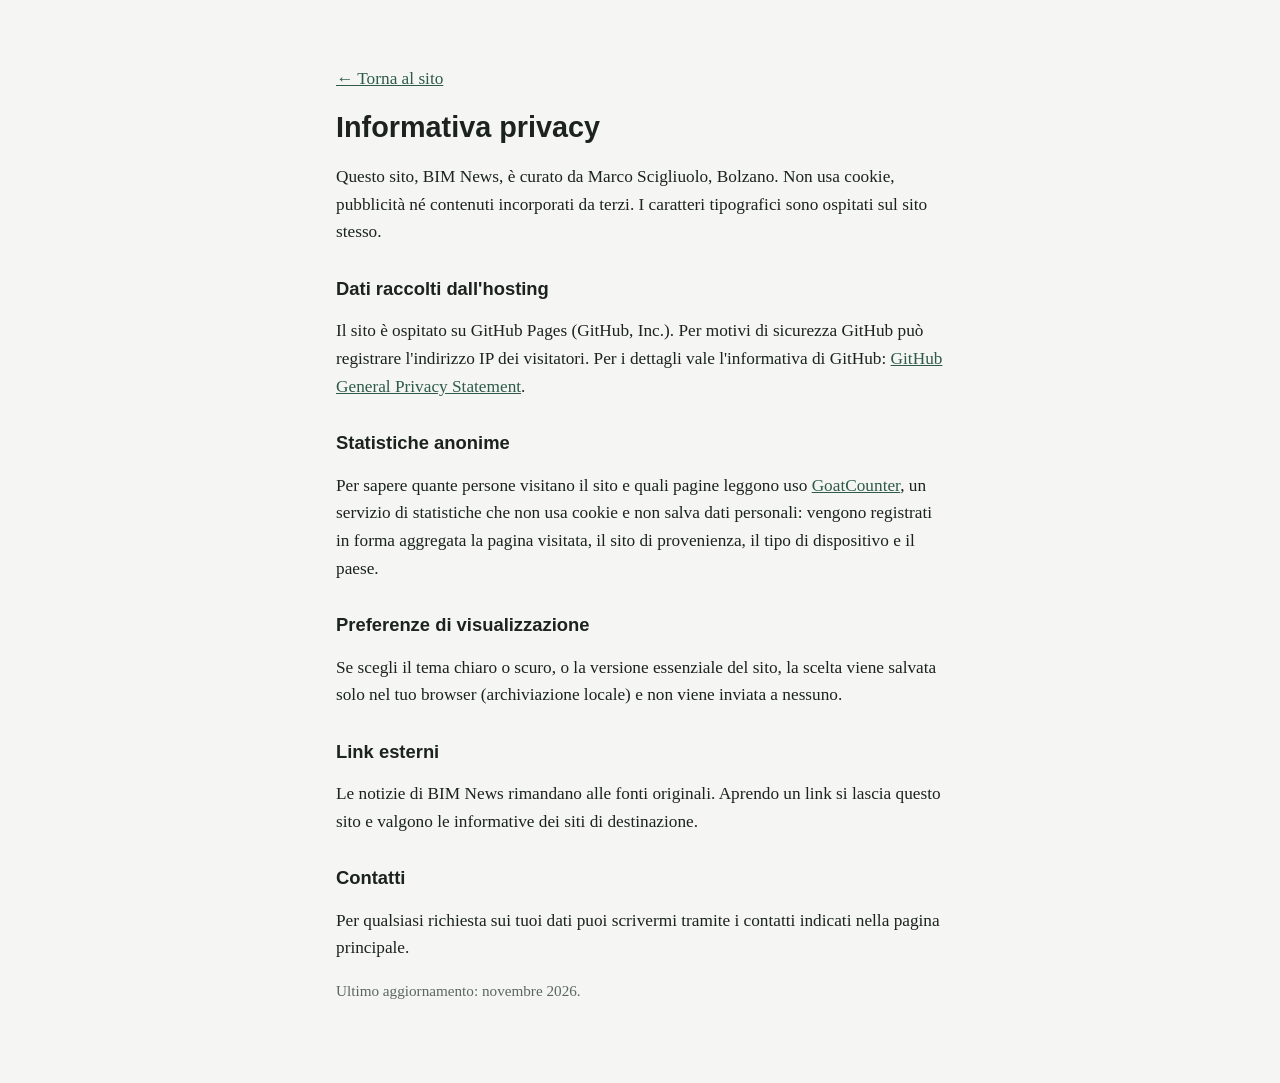
<file: privacy.html>
<!DOCTYPE html>
<html lang="it">
<head>
<meta charset="utf-8">
<meta name="viewport" content="width=device-width, initial-scale=1">
<title>Privacy · Marco Scigliuolo</title>
<meta name="color-scheme" content="light dark">
<style>
:root{--bg:#f5f6f3;--ink:#1b2220;--muted:#5b6662;--accent:#2e5a4c}
@media (prefers-color-scheme:dark){:root{--bg:#121715;--ink:#e6ebe8;--muted:#97a39e;--accent:#8fc4ae}}
body{margin:0;background:var(--bg);color:var(--ink);font:1.08rem/1.6 Georgia,"Times New Roman",serif}
main{max-width:38rem;margin:0 auto;padding:3rem max(16px,env(safe-area-inset-right,0px)) 4rem max(16px,env(safe-area-inset-left,0px))}
h1{font:700 1.8rem/1.1 "Arial Narrow",Arial,sans-serif}
h2{font:700 1.15rem/1.2 "Arial Narrow",Arial,sans-serif;margin-top:2rem}
a{color:var(--accent)}
p.small{color:var(--muted);font-size:.95rem}
</style>
</head>
<body>
<main>
<p><a href="./">← Torna al sito</a></p>
<h1>Informativa privacy</h1>
<p>Questo sito, BIM News, è curato da Marco Scigliuolo, Bolzano. Non usa cookie, pubblicità né contenuti incorporati da terzi. I caratteri tipografici sono ospitati sul sito stesso.</p>
<h2>Dati raccolti dall'hosting</h2>
<p>Il sito è ospitato su GitHub Pages (GitHub, Inc.). Per motivi di sicurezza GitHub può registrare l'indirizzo IP dei visitatori. Per i dettagli vale l'informativa di GitHub: <a href="https://docs.github.com/en/site-policy/privacy-policies/github-general-privacy-statement" rel="noopener">GitHub General Privacy Statement</a>.</p>
<h2>Statistiche anonime</h2>
<p>Per sapere quante persone visitano il sito e quali pagine leggono uso <a href="https://www.goatcounter.com" rel="noopener">GoatCounter</a>, un servizio di statistiche che non usa cookie e non salva dati personali: vengono registrati in forma aggregata la pagina visitata, il sito di provenienza, il tipo di dispositivo e il paese.</p>
<h2>Preferenze di visualizzazione</h2>
<p>Se scegli il tema chiaro o scuro, o la versione essenziale del sito, la scelta viene salvata solo nel tuo browser (archiviazione locale) e non viene inviata a nessuno.</p>
<h2>Link esterni</h2>
<p>Le notizie di BIM News rimandano alle fonti originali. Aprendo un link si lascia questo sito e valgono le informative dei siti di destinazione.</p>
<h2>Contatti</h2>
<p>Per qualsiasi richiesta sui tuoi dati puoi scrivermi tramite i contatti indicati nella pagina principale.</p>
<p class="small">Ultimo aggiornamento: novembre 2026.</p>
</main>
</body>
</html>
</file>
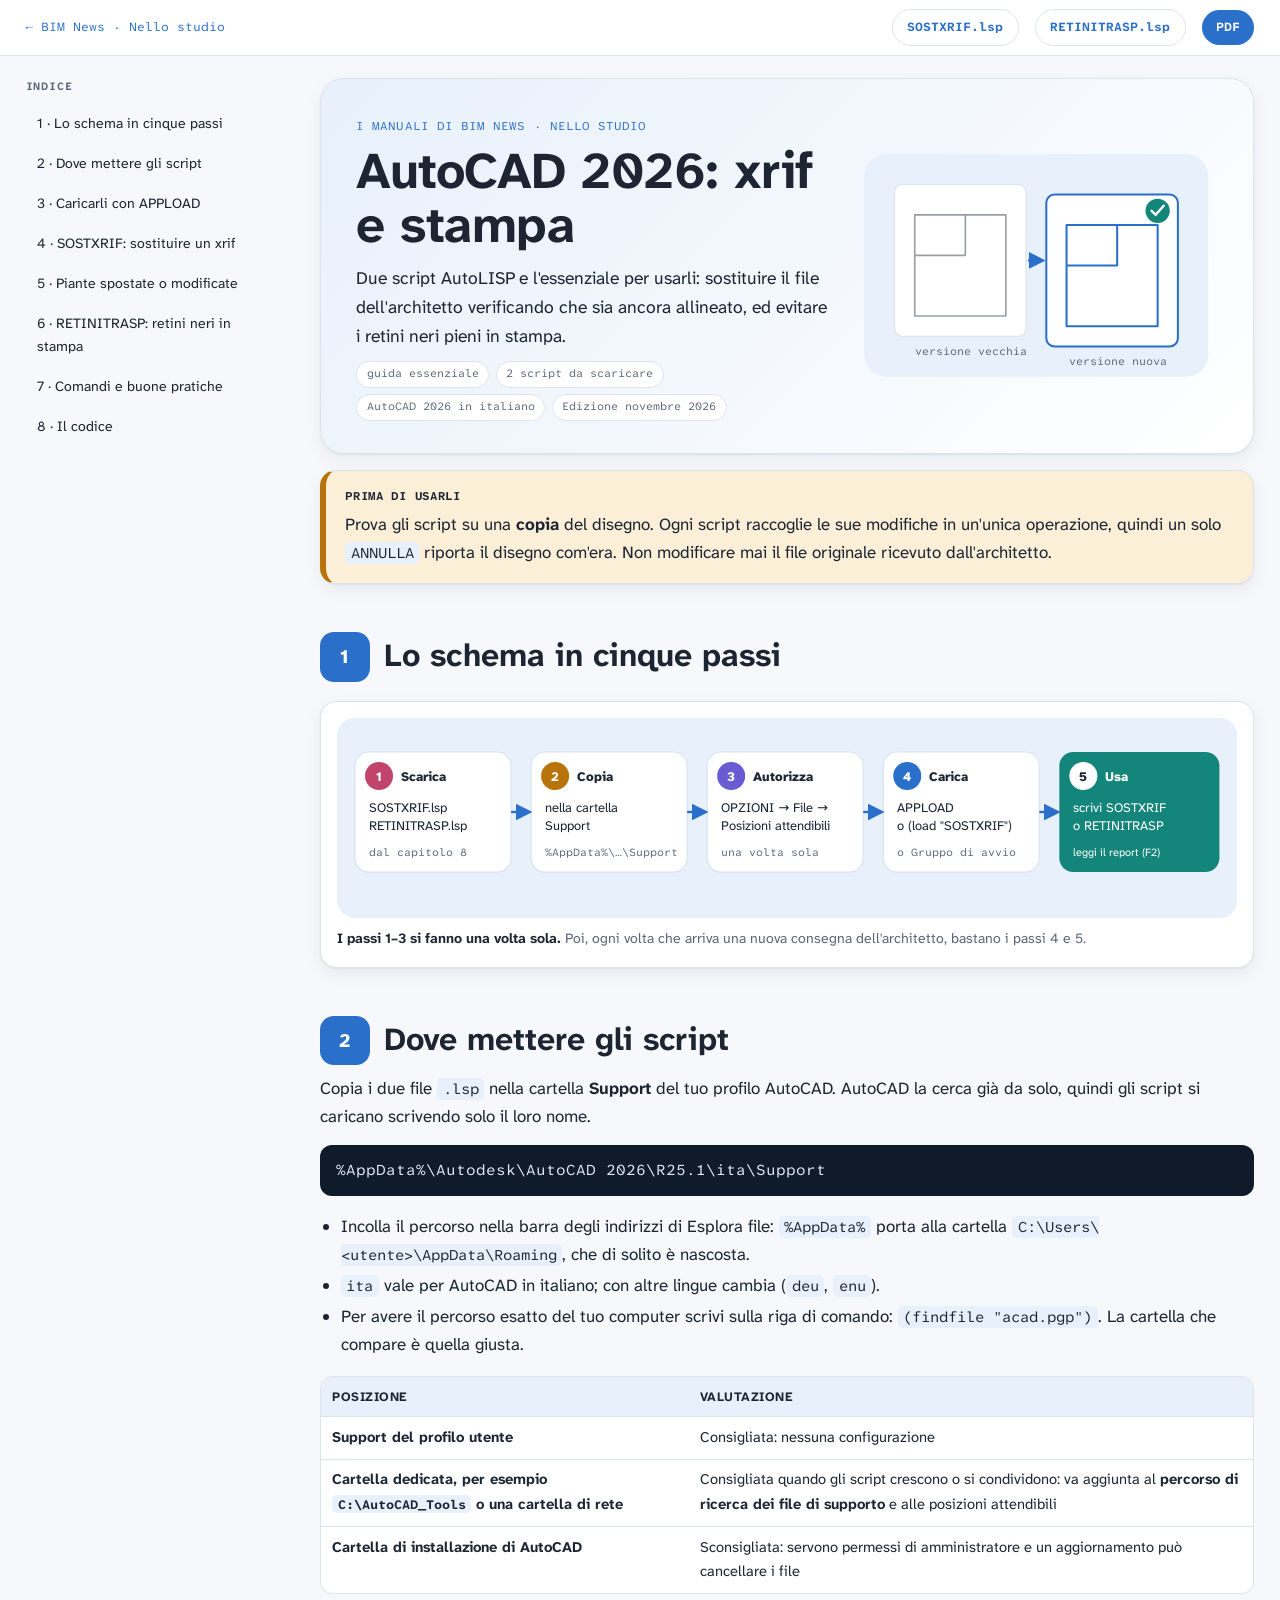
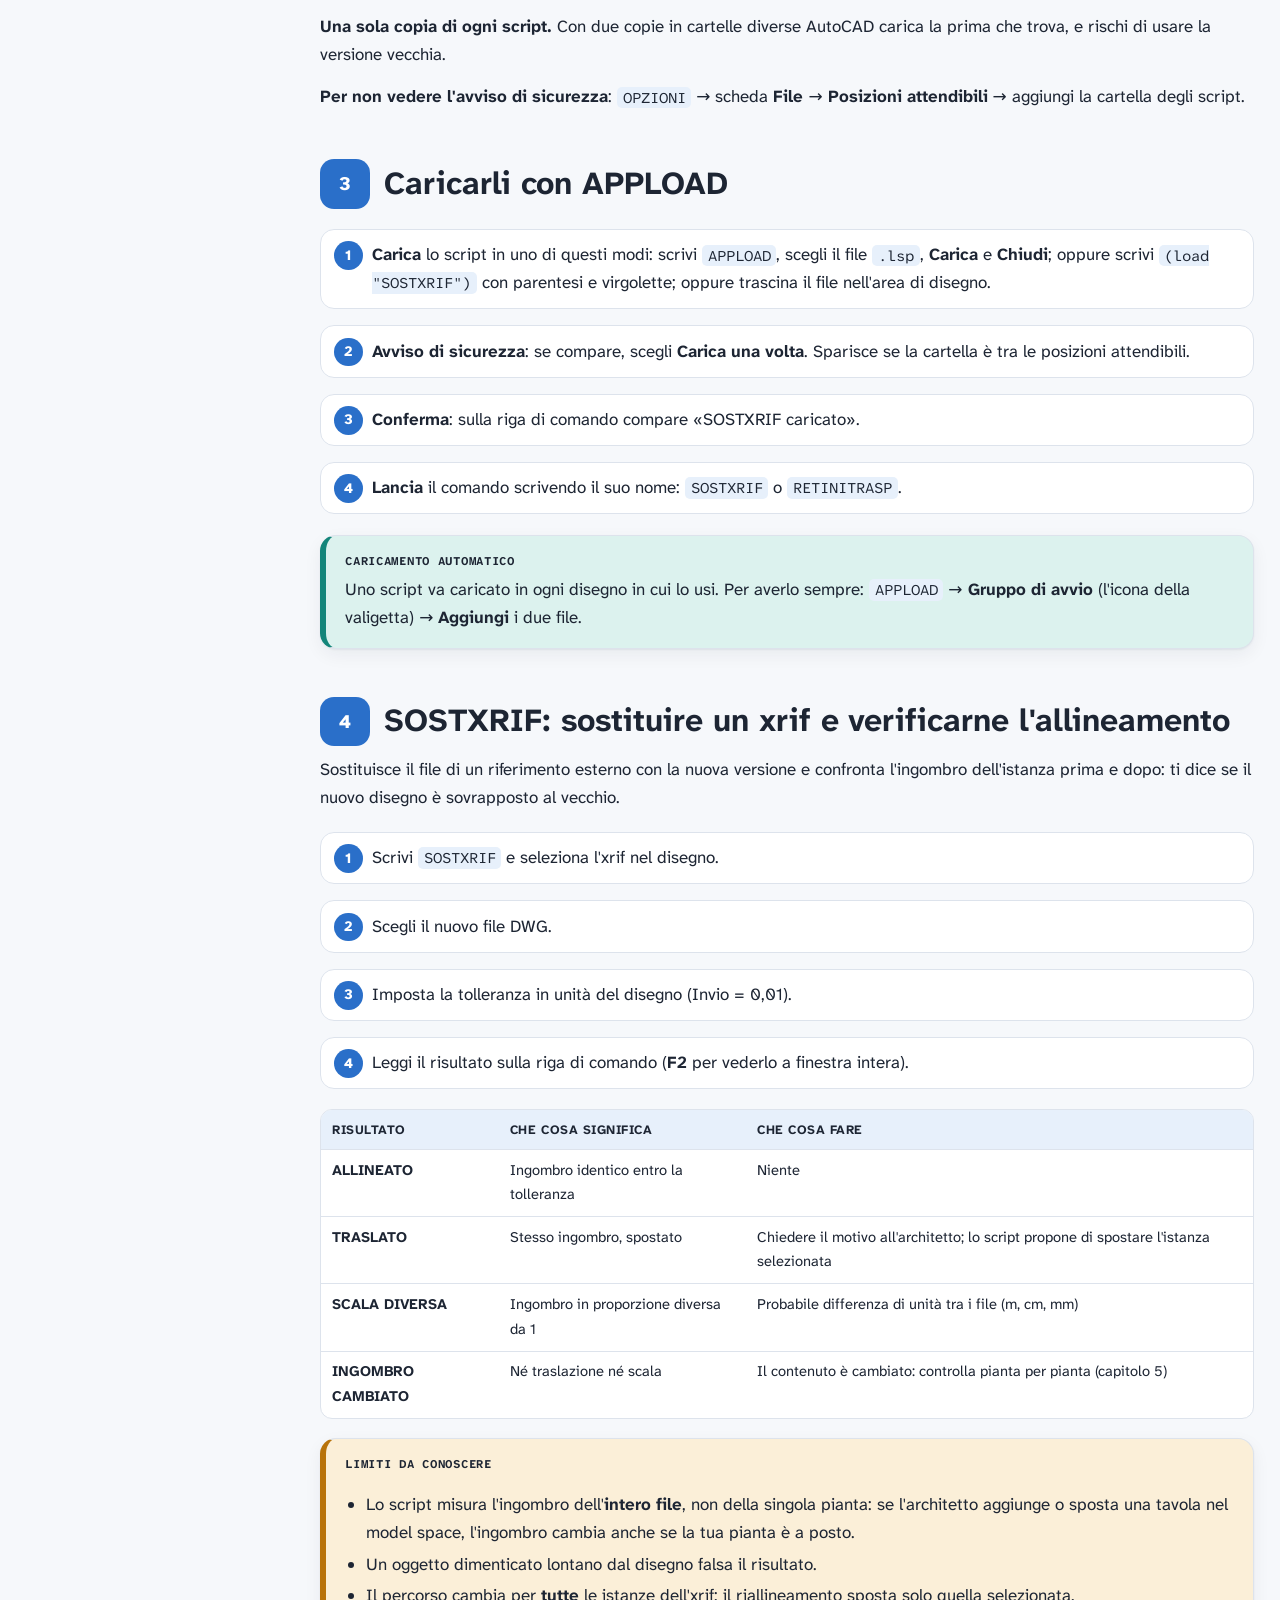
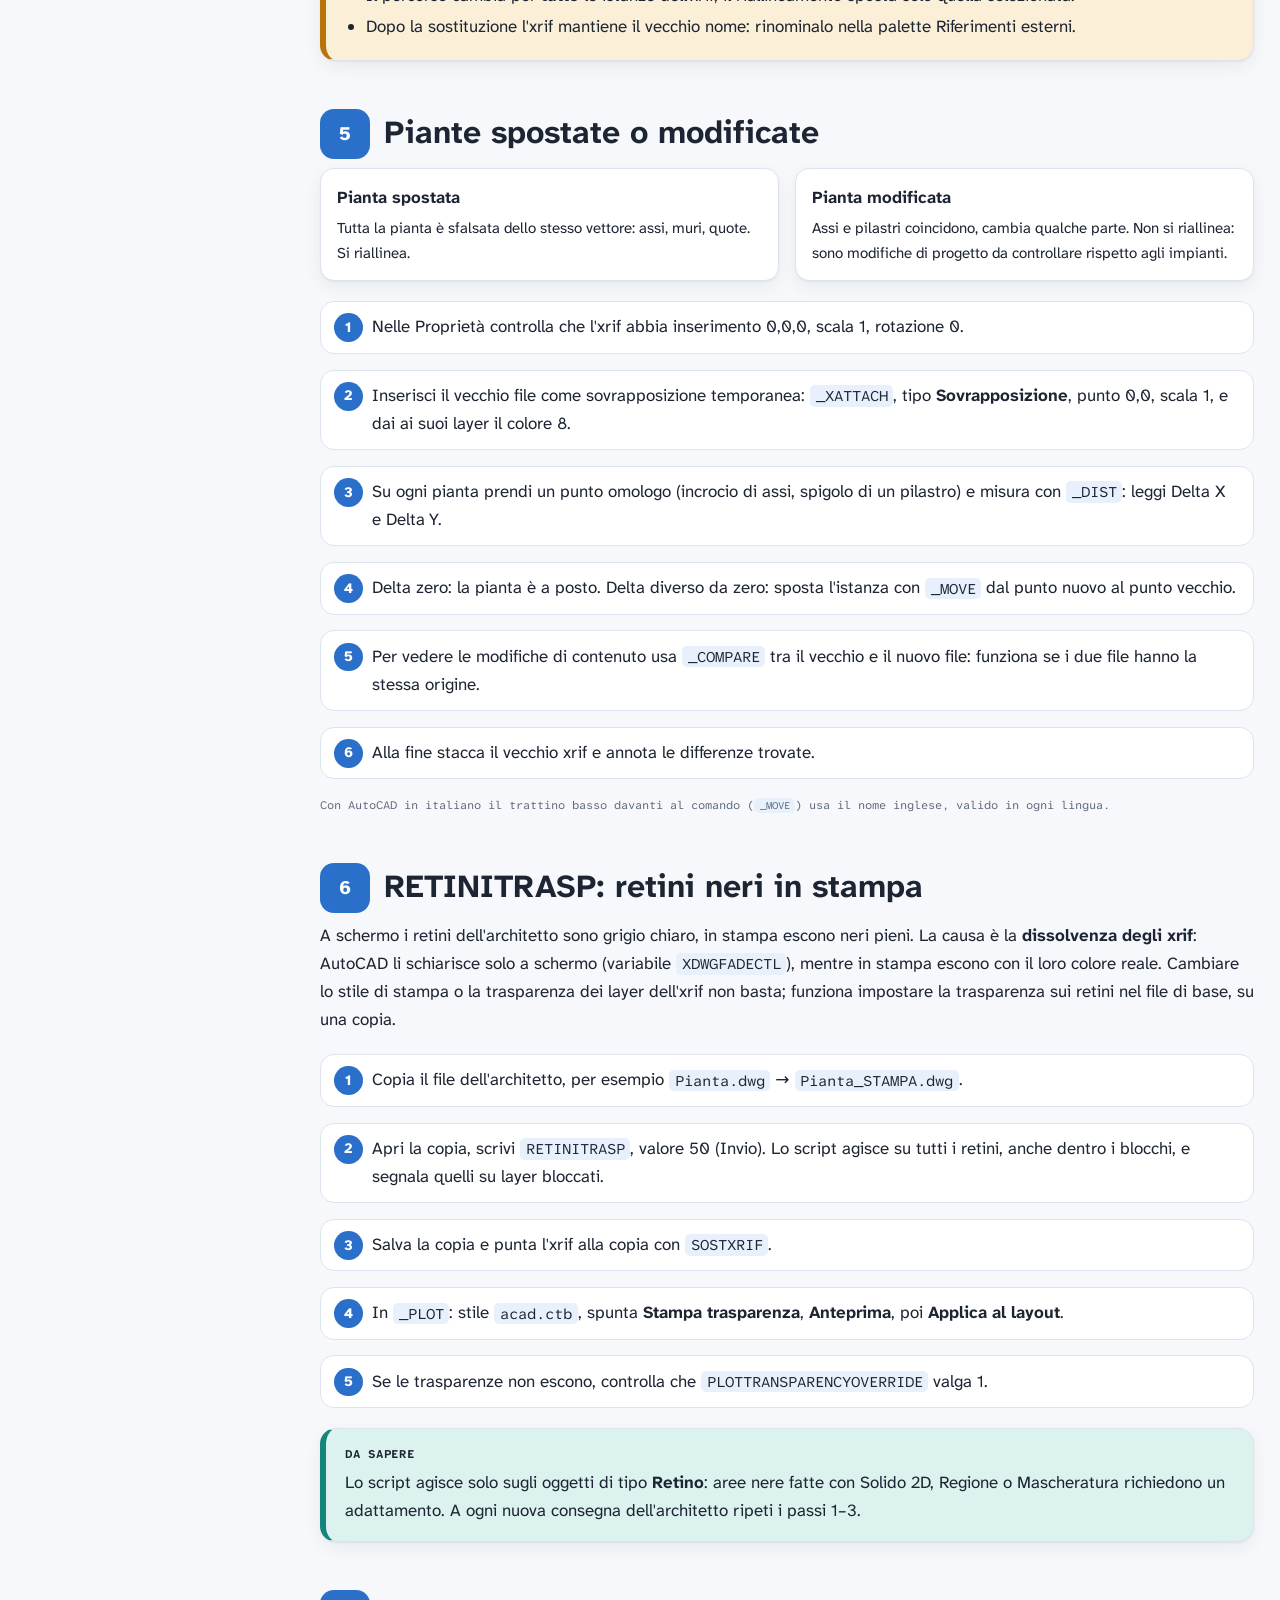
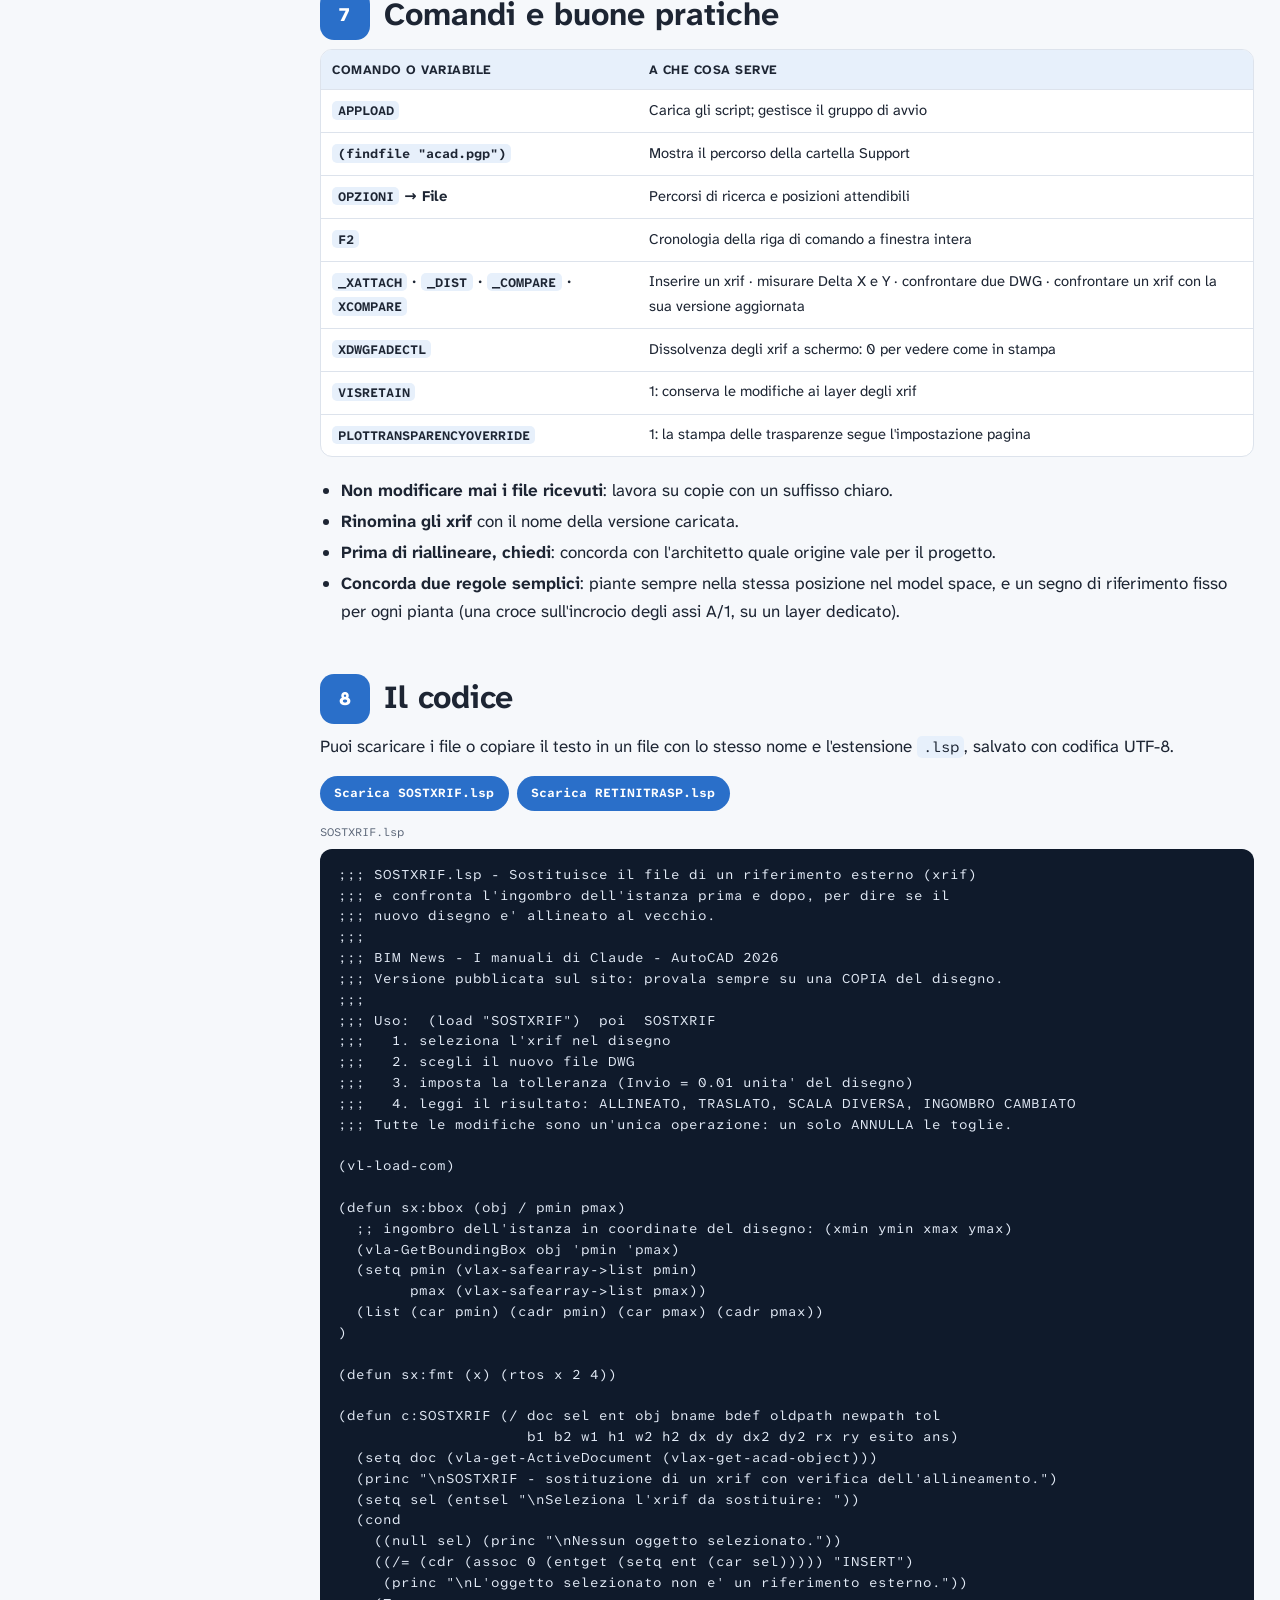
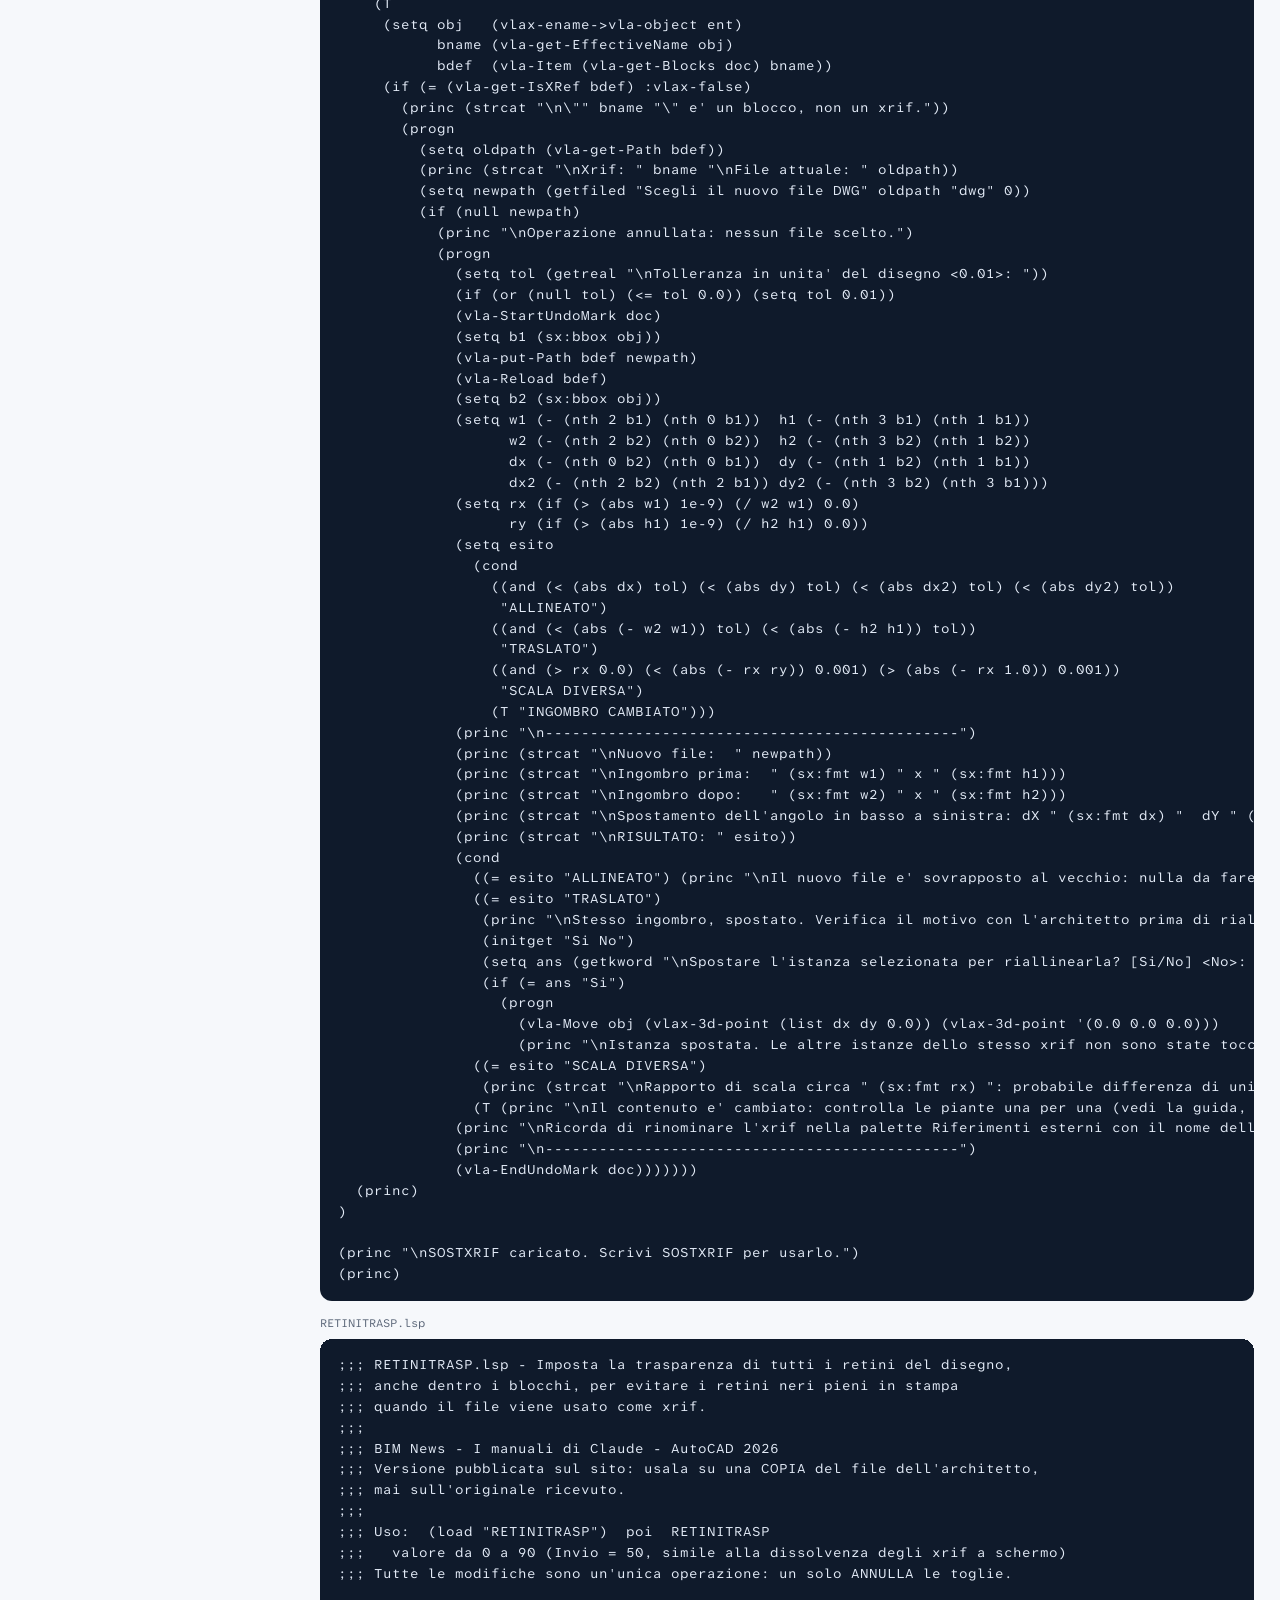
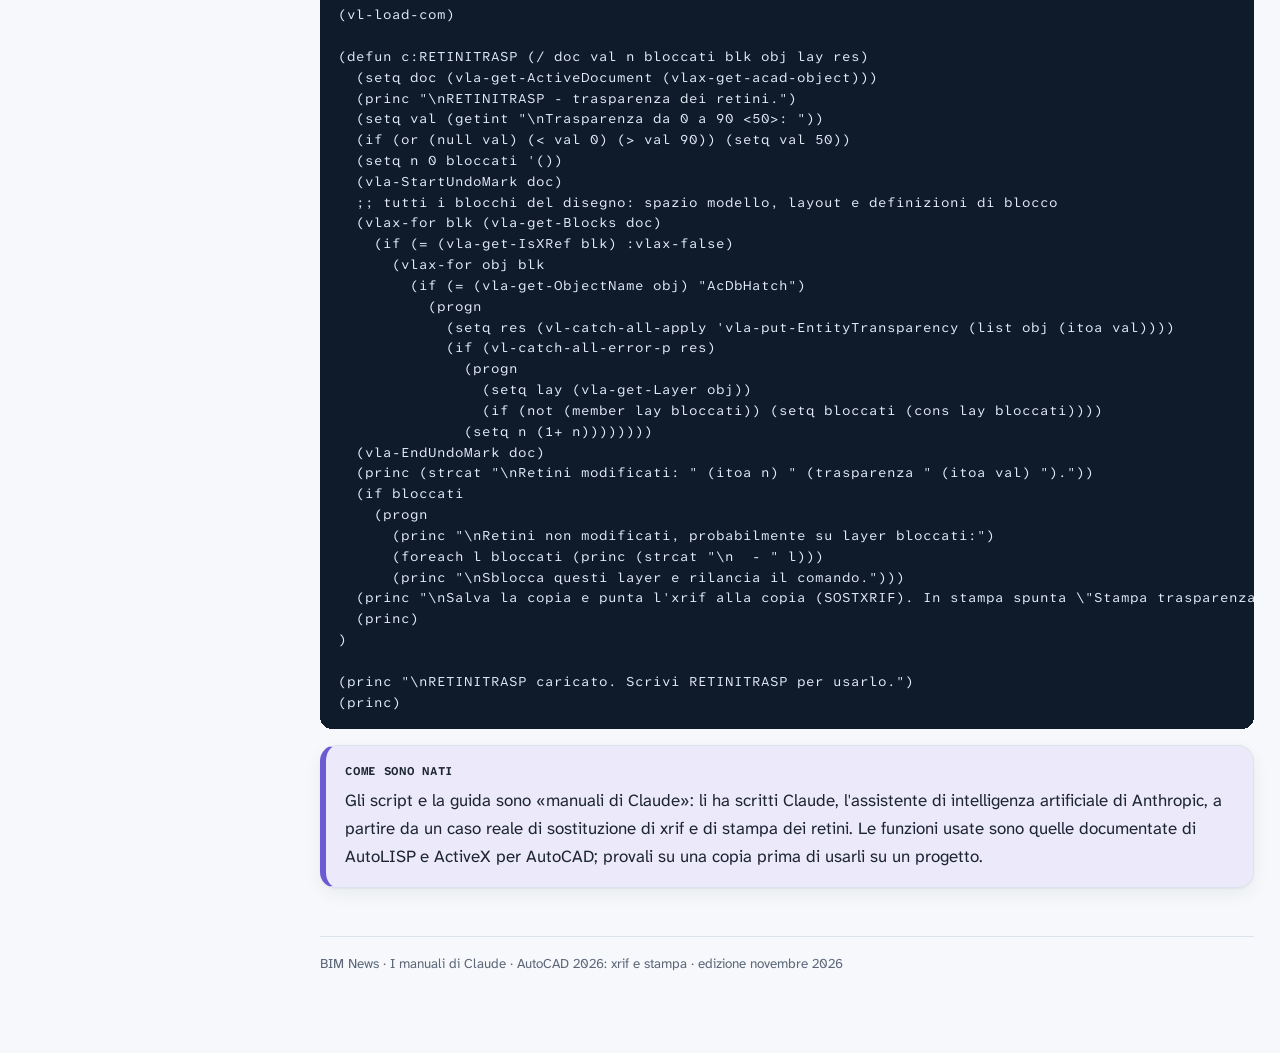
<file: manuali/autocad-2026-xrif-stampa.html>
<!doctype html>
<html lang="it">
<head>
<meta charset="utf-8">
<meta name="viewport" content="width=device-width,initial-scale=1">
<title>AutoCAD 2026: xrif e stampa · I manuali di BIM News</title>
<meta name="description" content="Guida essenziale per AutoCAD 2026: dove mettere gli script, come caricarli con APPLOAD, come sostituire un xrif verificandone l'allineamento e come evitare i retini neri in stampa.">
<link rel="stylesheet" href="manuale.css">
<script>try{var t=localStorage.getItem("tema-2026");if(t)document.documentElement.dataset.theme=t}catch(e){}</script>
<style>.path{font-family:var(--mono);font-size:.95rem;background:var(--code);color:var(--code-ink);padding:.8rem 1rem;border-radius:12px;overflow-x:auto;white-space:nowrap}
.dl{display:flex;flex-wrap:wrap;gap:.5rem;margin:.4rem 0 1rem}</style>
</head>
<body>
<svg width="0" height="0" style="position:absolute" aria-hidden="true"><defs><marker id="ar" viewBox="0 0 10 10" refX="8" refY="5" markerWidth="7" markerHeight="7" orient="auto"><path d="M0 0 10 5 0 10z" style="fill:var(--accent)"/></marker></defs></svg>
<div class="topbar"><div class="in"><a class="back" href="../#studio">← BIM News · Nello studio</a><span class="sp"></span><a class="btn ghost noprint" href="autocad/SOSTXRIF.lsp" download>SOSTXRIF.lsp</a><a class="btn ghost noprint" href="autocad/RETINITRASP.lsp" download>RETINITRASP.lsp</a><a class="btn" href="autocad-2026-xrif-stampa.pdf" download>PDF</a></div></div>
<div class="layout">
<nav class="toc" aria-label="Indice">
  <b>Indice</b>
  <ol>
    <li><a href="#c1">1 · Lo schema in cinque passi</a></li>
    <li><a href="#c2">2 · Dove mettere gli script</a></li>
    <li><a href="#c3">3 · Caricarli con APPLOAD</a></li>
    <li><a href="#c4">4 · SOSTXRIF: sostituire un xrif</a></li>
    <li><a href="#c5">5 · Piante spostate o modificate</a></li>
    <li><a href="#c6">6 · RETINITRASP: retini neri in stampa</a></li>
    <li><a href="#c7">7 · Comandi e buone pratiche</a></li>
    <li><a href="#c8">8 · Il codice</a></li>
  </ol>
</nav>
<main>
<header class="cover">
  <div>
    <span class="kick">I manuali di BIM News · Nello studio</span>
    <h1>AutoCAD 2026: xrif e stampa</h1>
    <p>Due script AutoLISP e l'essenziale per usarli: sostituire il file dell'architetto verificando che sia ancora allineato, ed evitare i retini neri pieni in stampa.</p>
    <div class="meta"><span class="pill">guida essenziale</span><span class="pill">2 script da scaricare</span><span class="pill">AutoCAD 2026 in italiano</span><span class="pill">Edizione novembre 2026</span></div>
  </div>
  <svg viewBox="0 0 360 240" role="img" aria-label="Illustrazione: un disegno con un riferimento esterno sostituito">
    <rect class="s-as" x="10" y="10" width="340" height="220" rx="22"/>
    <rect class="s-w" x="40" y="40" width="130" height="150" rx="8"/><path class="s-l" d="M60 70h90v100H60zM60 110h50M110 70v40" style="opacity:.45"/>
    <rect class="s-w" x="190" y="50" width="130" height="150" rx="8" style="stroke:var(--accent);stroke-width:2"/><path class="s-al" d="M210 80h90v100h-90zM210 120h50M260 80v40"/>
    <path d="M172 115h14" style="fill:none;stroke:var(--accent);stroke-width:2.4" marker-end="url(#ar)"/>
    <text class="s-tm" x="60" y="208">versione vecchia</text><text class="s-tm" x="212" y="218">versione nuova</text>
    <circle class="s-2" cx="300" cy="66" r="12"/><path d="M294 66l4 4 8-9" style="fill:none;stroke:#fff;stroke-width:2.4;stroke-linecap:round"/>
  </svg>
</header>

<div class="box warn"><b>Prima di usarli</b><p>Prova gli script su una <b>copia</b> del disegno. Ogni script raccoglie le sue modifiche in un'unica operazione, quindi un solo <code>ANNULLA</code> riporta il disegno com'era. Non modificare mai il file originale ricevuto dall'architetto.</p></div>

<section class="ch" id="c1">
  <div class="ch-h"><span class="ch-n">1</span><h2>Lo schema in cinque passi</h2></div>
  <figure>
    <svg viewBox="0 0 900 200" role="img" aria-label="I cinque passi per usare gli script">
      <rect class="s-as" width="900" height="200" rx="18"/>
      <g class="s-t">
        <g transform="translate(18 34)"><rect class="s-w" width="156" height="120" rx="14"/><circle class="s-5" cx="24" cy="24" r="14"/><text class="s-tw" x="24" y="29" text-anchor="middle">1</text><text class="s-tb" x="46" y="29">Scarica</text><text x="14" y="60">SOSTXRIF.lsp</text><text x="14" y="78">RETINITRASP.lsp</text><text class="s-tm" x="14" y="104">dal capitolo 8</text></g>
        <g transform="translate(194 34)"><rect class="s-w" width="156" height="120" rx="14"/><circle class="s-3" cx="24" cy="24" r="14"/><text class="s-tw" x="24" y="29" text-anchor="middle">2</text><text class="s-tb" x="46" y="29">Copia</text><text x="14" y="60">nella cartella</text><text x="14" y="78">Support</text><text class="s-tm" x="14" y="104">%AppData%\…\Support</text></g>
        <g transform="translate(370 34)"><rect class="s-w" width="156" height="120" rx="14"/><circle class="s-4" cx="24" cy="24" r="14"/><text class="s-tw" x="24" y="29" text-anchor="middle">3</text><text class="s-tb" x="46" y="29">Autorizza</text><text x="14" y="60">OPZIONI → File →</text><text x="14" y="78">Posizioni attendibili</text><text class="s-tm" x="14" y="104">una volta sola</text></g>
        <g transform="translate(546 34)"><rect class="s-w" width="156" height="120" rx="14"/><circle class="s-a" cx="24" cy="24" r="14"/><text class="s-tw" x="24" y="29" text-anchor="middle">4</text><text class="s-tb" x="46" y="29">Carica</text><text x="14" y="60">APPLOAD</text><text x="14" y="78">o (load "SOSTXRIF")</text><text class="s-tm" x="14" y="104">o Gruppo di avvio</text></g>
        <g transform="translate(722 34)"><rect class="s-2" width="160" height="120" rx="14"/><circle style="fill:#fff" cx="24" cy="24" r="14"/><text class="s-tb" x="24" y="29" text-anchor="middle">5</text><text class="s-tw" x="46" y="29">Usa</text><text class="s-tw" x="14" y="60" style="font-weight:400">scrivi SOSTXRIF</text><text class="s-tw" x="14" y="78" style="font-weight:400">o RETINITRASP</text><text class="s-tw" x="14" y="104" style="font-weight:400;font-size:11px">leggi il report (F2)</text></g>
        <path d="M174 94h18" style="fill:none;stroke:var(--accent);stroke-width:2.4" marker-end="url(#ar)"/>
        <path d="M350 94h18" style="fill:none;stroke:var(--accent);stroke-width:2.4" marker-end="url(#ar)"/>
        <path d="M526 94h18" style="fill:none;stroke:var(--accent);stroke-width:2.4" marker-end="url(#ar)"/>
        <path d="M702 94h18" style="fill:none;stroke:var(--accent);stroke-width:2.4" marker-end="url(#ar)"/>
      </g>
    </svg>
    <figcaption><b>I passi 1–3 si fanno una volta sola.</b> Poi, ogni volta che arriva una nuova consegna dell'architetto, bastano i passi 4 e 5.</figcaption>
  </figure>
</section>

<section class="ch" id="c2">
  <div class="ch-h"><span class="ch-n">2</span><h2>Dove mettere gli script</h2></div>
  <p>Copia i due file <code>.lsp</code> nella cartella <b>Support</b> del tuo profilo AutoCAD. AutoCAD la cerca già da solo, quindi gli script si caricano scrivendo solo il loro nome.</p>
  <div class="path">%AppData%\Autodesk\AutoCAD 2026\R25.1\ita\Support</div>
  <ul>
    <li>Incolla il percorso nella barra degli indirizzi di Esplora file: <code>%AppData%</code> porta alla cartella <code>C:\Users\&lt;utente&gt;\AppData\Roaming</code>, che di solito è nascosta.</li>
    <li><code>ita</code> vale per AutoCAD in italiano; con altre lingue cambia (<code>deu</code>, <code>enu</code>).</li>
    <li>Per avere il percorso esatto del tuo computer scrivi sulla riga di comando: <code>(findfile "acad.pgp")</code>. La cartella che compare è quella giusta.</li>
  </ul>
  <div class="tbl"><table>
    <tr><th>Posizione</th><th>Valutazione</th></tr>
    <tr><td>Support del profilo utente</td><td>Consigliata: nessuna configurazione</td></tr>
    <tr><td>Cartella dedicata, per esempio <code>C:\AutoCAD_Tools</code> o una cartella di rete</td><td>Consigliata quando gli script crescono o si condividono: va aggiunta al <b>percorso di ricerca dei file di supporto</b> e alle posizioni attendibili</td></tr>
    <tr><td>Cartella di installazione di AutoCAD</td><td>Sconsigliata: servono permessi di amministratore e un aggiornamento può cancellare i file</td></tr>
  </table></div>
  <p><b>Una sola copia di ogni script.</b> Con due copie in cartelle diverse AutoCAD carica la prima che trova, e rischi di usare la versione vecchia.</p>
  <p><b>Per non vedere l'avviso di sicurezza</b>: <code>OPZIONI</code> → scheda <b>File</b> → <b>Posizioni attendibili</b> → aggiungi la cartella degli script.</p>
</section>

<section class="ch" id="c3">
  <div class="ch-h"><span class="ch-n">3</span><h2>Caricarli con APPLOAD</h2></div>
  <ol class="steps">
    <li><b>Carica</b> lo script in uno di questi modi: scrivi <code>APPLOAD</code>, scegli il file <code>.lsp</code>, <b>Carica</b> e <b>Chiudi</b>; oppure scrivi <code>(load "SOSTXRIF")</code> con parentesi e virgolette; oppure trascina il file nell'area di disegno.</li>
    <li><b>Avviso di sicurezza</b>: se compare, scegli <b>Carica una volta</b>. Sparisce se la cartella è tra le posizioni attendibili.</li>
    <li><b>Conferma</b>: sulla riga di comando compare «SOSTXRIF caricato».</li>
    <li><b>Lancia</b> il comando scrivendo il suo nome: <code>SOSTXRIF</code> o <code>RETINITRASP</code>.</li>
  </ol>
  <div class="box tip"><b>Caricamento automatico</b><p>Uno script va caricato in ogni disegno in cui lo usi. Per averlo sempre: <code>APPLOAD</code> → <b>Gruppo di avvio</b> (l'icona della valigetta) → <b>Aggiungi</b> i due file.</p></div>
</section>

<section class="ch" id="c4">
  <div class="ch-h"><span class="ch-n">4</span><h2>SOSTXRIF: sostituire un xrif e verificarne l'allineamento</h2></div>
  <p>Sostituisce il file di un riferimento esterno con la nuova versione e confronta l'ingombro dell'istanza prima e dopo: ti dice se il nuovo disegno è sovrapposto al vecchio.</p>
  <ol class="steps">
    <li>Scrivi <code>SOSTXRIF</code> e seleziona l'xrif nel disegno.</li>
    <li>Scegli il nuovo file DWG.</li>
    <li>Imposta la tolleranza in unità del disegno (Invio = 0,01).</li>
    <li>Leggi il risultato sulla riga di comando (<b>F2</b> per vederlo a finestra intera).</li>
  </ol>
  <div class="tbl"><table>
    <tr><th>Risultato</th><th>Che cosa significa</th><th>Che cosa fare</th></tr>
    <tr><td>ALLINEATO</td><td>Ingombro identico entro la tolleranza</td><td>Niente</td></tr>
    <tr><td>TRASLATO</td><td>Stesso ingombro, spostato</td><td>Chiedere il motivo all'architetto; lo script propone di spostare l'istanza selezionata</td></tr>
    <tr><td>SCALA DIVERSA</td><td>Ingombro in proporzione diversa da 1</td><td>Probabile differenza di unità tra i file (m, cm, mm)</td></tr>
    <tr><td>INGOMBRO CAMBIATO</td><td>Né traslazione né scala</td><td>Il contenuto è cambiato: controlla pianta per pianta (capitolo 5)</td></tr>
  </table></div>
  <div class="box warn"><b>Limiti da conoscere</b><ul>
    <li>Lo script misura l'ingombro dell'<b>intero file</b>, non della singola pianta: se l'architetto aggiunge o sposta una tavola nel model space, l'ingombro cambia anche se la tua pianta è a posto.</li>
    <li>Un oggetto dimenticato lontano dal disegno falsa il risultato.</li>
    <li>Il percorso cambia per <b>tutte</b> le istanze dell'xrif; il riallineamento sposta solo quella selezionata.</li>
    <li>Dopo la sostituzione l'xrif mantiene il vecchio nome: rinominalo nella palette Riferimenti esterni.</li>
  </ul></div>
</section>

<section class="ch" id="c5">
  <div class="ch-h"><span class="ch-n">5</span><h2>Piante spostate o modificate</h2></div>
  <div class="grid2">
    <div class="card"><h4>Pianta spostata</h4><p>Tutta la pianta è sfalsata dello stesso vettore: assi, muri, quote. Si riallinea.</p></div>
    <div class="card"><h4>Pianta modificata</h4><p>Assi e pilastri coincidono, cambia qualche parte. Non si riallinea: sono modifiche di progetto da controllare rispetto agli impianti.</p></div>
  </div>
  <ol class="steps">
    <li>Nelle Proprietà controlla che l'xrif abbia inserimento 0,0,0, scala 1, rotazione 0.</li>
    <li>Inserisci il vecchio file come sovrapposizione temporanea: <code>_XATTACH</code>, tipo <b>Sovrapposizione</b>, punto 0,0, scala 1, e dai ai suoi layer il colore 8.</li>
    <li>Su ogni pianta prendi un punto omologo (incrocio di assi, spigolo di un pilastro) e misura con <code>_DIST</code>: leggi Delta X e Delta Y.</li>
    <li>Delta zero: la pianta è a posto. Delta diverso da zero: sposta l'istanza con <code>_MOVE</code> dal punto nuovo al punto vecchio.</li>
    <li>Per vedere le modifiche di contenuto usa <code>_COMPARE</code> tra il vecchio e il nuovo file: funziona se i due file hanno la stessa origine.</li>
    <li>Alla fine stacca il vecchio xrif e annota le differenze trovate.</li>
  </ol>
  <p class="codecap">Con AutoCAD in italiano il trattino basso davanti al comando (<code>_MOVE</code>) usa il nome inglese, valido in ogni lingua.</p>
</section>

<section class="ch" id="c6">
  <div class="ch-h"><span class="ch-n">6</span><h2>RETINITRASP: retini neri in stampa</h2></div>
  <p>A schermo i retini dell'architetto sono grigio chiaro, in stampa escono neri pieni. La causa è la <b>dissolvenza degli xrif</b>: AutoCAD li schiarisce solo a schermo (variabile <code>XDWGFADECTL</code>), mentre in stampa escono con il loro colore reale. Cambiare lo stile di stampa o la trasparenza dei layer dell'xrif non basta; funziona impostare la trasparenza sui retini nel file di base, su una copia.</p>
  <ol class="steps">
    <li>Copia il file dell'architetto, per esempio <code>Pianta.dwg</code> → <code>Pianta_STAMPA.dwg</code>.</li>
    <li>Apri la copia, scrivi <code>RETINITRASP</code>, valore 50 (Invio). Lo script agisce su tutti i retini, anche dentro i blocchi, e segnala quelli su layer bloccati.</li>
    <li>Salva la copia e punta l'xrif alla copia con <code>SOSTXRIF</code>.</li>
    <li>In <code>_PLOT</code>: stile <code>acad.ctb</code>, spunta <b>Stampa trasparenza</b>, <b>Anteprima</b>, poi <b>Applica al layout</b>.</li>
    <li>Se le trasparenze non escono, controlla che <code>PLOTTRANSPARENCYOVERRIDE</code> valga 1.</li>
  </ol>
  <div class="box tip"><b>Da sapere</b><p>Lo script agisce solo sugli oggetti di tipo <b>Retino</b>: aree nere fatte con Solido 2D, Regione o Mascheratura richiedono un adattamento. A ogni nuova consegna dell'architetto ripeti i passi 1–3.</p></div>
</section>

<section class="ch" id="c7">
  <div class="ch-h"><span class="ch-n">7</span><h2>Comandi e buone pratiche</h2></div>
  <div class="tbl"><table>
    <tr><th>Comando o variabile</th><th>A che cosa serve</th></tr>
    <tr><td><code>APPLOAD</code></td><td>Carica gli script; gestisce il gruppo di avvio</td></tr>
    <tr><td><code>(findfile "acad.pgp")</code></td><td>Mostra il percorso della cartella Support</td></tr>
    <tr><td><code>OPZIONI</code> → File</td><td>Percorsi di ricerca e posizioni attendibili</td></tr>
    <tr><td><code>F2</code></td><td>Cronologia della riga di comando a finestra intera</td></tr>
    <tr><td><code>_XATTACH</code> · <code>_DIST</code> · <code>_COMPARE</code> · <code>XCOMPARE</code></td><td>Inserire un xrif · misurare Delta X e Y · confrontare due DWG · confrontare un xrif con la sua versione aggiornata</td></tr>
    <tr><td><code>XDWGFADECTL</code></td><td>Dissolvenza degli xrif a schermo: 0 per vedere come in stampa</td></tr>
    <tr><td><code>VISRETAIN</code></td><td>1: conserva le modifiche ai layer degli xrif</td></tr>
    <tr><td><code>PLOTTRANSPARENCYOVERRIDE</code></td><td>1: la stampa delle trasparenze segue l'impostazione pagina</td></tr>
  </table></div>
  <ul>
    <li><b>Non modificare mai i file ricevuti</b>: lavora su copie con un suffisso chiaro.</li>
    <li><b>Rinomina gli xrif</b> con il nome della versione caricata.</li>
    <li><b>Prima di riallineare, chiedi</b>: concorda con l'architetto quale origine vale per il progetto.</li>
    <li><b>Concorda due regole semplici</b>: piante sempre nella stessa posizione nel model space, e un segno di riferimento fisso per ogni pianta (una croce sull'incrocio degli assi A/1, su un layer dedicato).</li>
  </ul>
</section>

<section class="ch" id="c8">
  <div class="ch-h"><span class="ch-n">8</span><h2>Il codice</h2></div>
  <p>Puoi scaricare i file o copiare il testo in un file con lo stesso nome e l'estensione <code>.lsp</code>, salvato con codifica UTF-8.</p>
  <div class="dl noprint"><a class="btn" href="autocad/SOSTXRIF.lsp" download>Scarica SOSTXRIF.lsp</a><a class="btn" href="autocad/RETINITRASP.lsp" download>Scarica RETINITRASP.lsp</a></div>
  <p class="codecap">SOSTXRIF.lsp</p>
<pre><code>;;; SOSTXRIF.lsp - Sostituisce il file di un riferimento esterno (xrif)
;;; e confronta l&#x27;ingombro dell&#x27;istanza prima e dopo, per dire se il
;;; nuovo disegno e&#x27; allineato al vecchio.
;;;
;;; BIM News - I manuali di Claude - AutoCAD 2026
;;; Versione pubblicata sul sito: provala sempre su una COPIA del disegno.
;;;
;;; Uso:  (load &quot;SOSTXRIF&quot;)  poi  SOSTXRIF
;;;   1. seleziona l&#x27;xrif nel disegno
;;;   2. scegli il nuovo file DWG
;;;   3. imposta la tolleranza (Invio = 0.01 unita&#x27; del disegno)
;;;   4. leggi il risultato: ALLINEATO, TRASLATO, SCALA DIVERSA, INGOMBRO CAMBIATO
;;; Tutte le modifiche sono un&#x27;unica operazione: un solo ANNULLA le toglie.

(vl-load-com)

(defun sx:bbox (obj / pmin pmax)
  ;; ingombro dell&#x27;istanza in coordinate del disegno: (xmin ymin xmax ymax)
  (vla-GetBoundingBox obj &#x27;pmin &#x27;pmax)
  (setq pmin (vlax-safearray-&gt;list pmin)
        pmax (vlax-safearray-&gt;list pmax))
  (list (car pmin) (cadr pmin) (car pmax) (cadr pmax))
)

(defun sx:fmt (x) (rtos x 2 4))

(defun c:SOSTXRIF (/ doc sel ent obj bname bdef oldpath newpath tol
                     b1 b2 w1 h1 w2 h2 dx dy dx2 dy2 rx ry esito ans)
  (setq doc (vla-get-ActiveDocument (vlax-get-acad-object)))
  (princ &quot;\nSOSTXRIF - sostituzione di un xrif con verifica dell&#x27;allineamento.&quot;)
  (setq sel (entsel &quot;\nSeleziona l&#x27;xrif da sostituire: &quot;))
  (cond
    ((null sel) (princ &quot;\nNessun oggetto selezionato.&quot;))
    ((/= (cdr (assoc 0 (entget (setq ent (car sel))))) &quot;INSERT&quot;)
     (princ &quot;\nL&#x27;oggetto selezionato non e&#x27; un riferimento esterno.&quot;))
    (T
     (setq obj   (vlax-ename-&gt;vla-object ent)
           bname (vla-get-EffectiveName obj)
           bdef  (vla-Item (vla-get-Blocks doc) bname))
     (if (= (vla-get-IsXRef bdef) :vlax-false)
       (princ (strcat &quot;\n\&quot;&quot; bname &quot;\&quot; e&#x27; un blocco, non un xrif.&quot;))
       (progn
         (setq oldpath (vla-get-Path bdef))
         (princ (strcat &quot;\nXrif: &quot; bname &quot;\nFile attuale: &quot; oldpath))
         (setq newpath (getfiled &quot;Scegli il nuovo file DWG&quot; oldpath &quot;dwg&quot; 0))
         (if (null newpath)
           (princ &quot;\nOperazione annullata: nessun file scelto.&quot;)
           (progn
             (setq tol (getreal &quot;\nTolleranza in unita&#x27; del disegno &lt;0.01&gt;: &quot;))
             (if (or (null tol) (&lt;= tol 0.0)) (setq tol 0.01))
             (vla-StartUndoMark doc)
             (setq b1 (sx:bbox obj))
             (vla-put-Path bdef newpath)
             (vla-Reload bdef)
             (setq b2 (sx:bbox obj))
             (setq w1 (- (nth 2 b1) (nth 0 b1))  h1 (- (nth 3 b1) (nth 1 b1))
                   w2 (- (nth 2 b2) (nth 0 b2))  h2 (- (nth 3 b2) (nth 1 b2))
                   dx (- (nth 0 b2) (nth 0 b1))  dy (- (nth 1 b2) (nth 1 b1))
                   dx2 (- (nth 2 b2) (nth 2 b1)) dy2 (- (nth 3 b2) (nth 3 b1)))
             (setq rx (if (&gt; (abs w1) 1e-9) (/ w2 w1) 0.0)
                   ry (if (&gt; (abs h1) 1e-9) (/ h2 h1) 0.0))
             (setq esito
               (cond
                 ((and (&lt; (abs dx) tol) (&lt; (abs dy) tol) (&lt; (abs dx2) tol) (&lt; (abs dy2) tol))
                  &quot;ALLINEATO&quot;)
                 ((and (&lt; (abs (- w2 w1)) tol) (&lt; (abs (- h2 h1)) tol))
                  &quot;TRASLATO&quot;)
                 ((and (&gt; rx 0.0) (&lt; (abs (- rx ry)) 0.001) (&gt; (abs (- rx 1.0)) 0.001))
                  &quot;SCALA DIVERSA&quot;)
                 (T &quot;INGOMBRO CAMBIATO&quot;)))
             (princ &quot;\n----------------------------------------------&quot;)
             (princ (strcat &quot;\nNuovo file:  &quot; newpath))
             (princ (strcat &quot;\nIngombro prima:  &quot; (sx:fmt w1) &quot; x &quot; (sx:fmt h1)))
             (princ (strcat &quot;\nIngombro dopo:   &quot; (sx:fmt w2) &quot; x &quot; (sx:fmt h2)))
             (princ (strcat &quot;\nSpostamento dell&#x27;angolo in basso a sinistra: dX &quot; (sx:fmt dx) &quot;  dY &quot; (sx:fmt dy)))
             (princ (strcat &quot;\nRISULTATO: &quot; esito))
             (cond
               ((= esito &quot;ALLINEATO&quot;) (princ &quot;\nIl nuovo file e&#x27; sovrapposto al vecchio: nulla da fare.&quot;))
               ((= esito &quot;TRASLATO&quot;)
                (princ &quot;\nStesso ingombro, spostato. Verifica il motivo con l&#x27;architetto prima di riallineare.&quot;)
                (initget &quot;Si No&quot;)
                (setq ans (getkword &quot;\nSpostare l&#x27;istanza selezionata per riallinearla? [Si/No] &lt;No&gt;: &quot;))
                (if (= ans &quot;Si&quot;)
                  (progn
                    (vla-Move obj (vlax-3d-point (list dx dy 0.0)) (vlax-3d-point &#x27;(0.0 0.0 0.0)))
                    (princ &quot;\nIstanza spostata. Le altre istanze dello stesso xrif non sono state toccate.&quot;))))
               ((= esito &quot;SCALA DIVERSA&quot;)
                (princ (strcat &quot;\nRapporto di scala circa &quot; (sx:fmt rx) &quot;: probabile differenza di unita&#x27; (m, cm, mm) tra i due file.&quot;)))
               (T (princ &quot;\nIl contenuto e&#x27; cambiato: controlla le piante una per una (vedi la guida, \&quot;Verificare piante spostate o modificate\&quot;).&quot;)))
             (princ &quot;\nRicorda di rinominare l&#x27;xrif nella palette Riferimenti esterni con il nome della nuova versione.&quot;)
             (princ &quot;\n----------------------------------------------&quot;)
             (vla-EndUndoMark doc)))))))
  (princ)
)

(princ &quot;\nSOSTXRIF caricato. Scrivi SOSTXRIF per usarlo.&quot;)
(princ)</code></pre>
  <p class="codecap">RETINITRASP.lsp</p>
<pre><code>;;; RETINITRASP.lsp - Imposta la trasparenza di tutti i retini del disegno,
;;; anche dentro i blocchi, per evitare i retini neri pieni in stampa
;;; quando il file viene usato come xrif.
;;;
;;; BIM News - I manuali di Claude - AutoCAD 2026
;;; Versione pubblicata sul sito: usala su una COPIA del file dell&#x27;architetto,
;;; mai sull&#x27;originale ricevuto.
;;;
;;; Uso:  (load &quot;RETINITRASP&quot;)  poi  RETINITRASP
;;;   valore da 0 a 90 (Invio = 50, simile alla dissolvenza degli xrif a schermo)
;;; Tutte le modifiche sono un&#x27;unica operazione: un solo ANNULLA le toglie.

(vl-load-com)

(defun c:RETINITRASP (/ doc val n bloccati blk obj lay res)
  (setq doc (vla-get-ActiveDocument (vlax-get-acad-object)))
  (princ &quot;\nRETINITRASP - trasparenza dei retini.&quot;)
  (setq val (getint &quot;\nTrasparenza da 0 a 90 &lt;50&gt;: &quot;))
  (if (or (null val) (&lt; val 0) (&gt; val 90)) (setq val 50))
  (setq n 0 bloccati &#x27;())
  (vla-StartUndoMark doc)
  ;; tutti i blocchi del disegno: spazio modello, layout e definizioni di blocco
  (vlax-for blk (vla-get-Blocks doc)
    (if (= (vla-get-IsXRef blk) :vlax-false)
      (vlax-for obj blk
        (if (= (vla-get-ObjectName obj) &quot;AcDbHatch&quot;)
          (progn
            (setq res (vl-catch-all-apply &#x27;vla-put-EntityTransparency (list obj (itoa val))))
            (if (vl-catch-all-error-p res)
              (progn
                (setq lay (vla-get-Layer obj))
                (if (not (member lay bloccati)) (setq bloccati (cons lay bloccati))))
              (setq n (1+ n))))))))
  (vla-EndUndoMark doc)
  (princ (strcat &quot;\nRetini modificati: &quot; (itoa n) &quot; (trasparenza &quot; (itoa val) &quot;).&quot;))
  (if bloccati
    (progn
      (princ &quot;\nRetini non modificati, probabilmente su layer bloccati:&quot;)
      (foreach l bloccati (princ (strcat &quot;\n  - &quot; l)))
      (princ &quot;\nSblocca questi layer e rilancia il comando.&quot;)))
  (princ &quot;\nSalva la copia e punta l&#x27;xrif alla copia (SOSTXRIF). In stampa spunta \&quot;Stampa trasparenza\&quot;.&quot;)
  (princ)
)

(princ &quot;\nRETINITRASP caricato. Scrivi RETINITRASP per usarlo.&quot;)
(princ)</code></pre>
  <div class="box idea"><b>Come sono nati</b><p>Gli script e la guida sono «manuali di Claude»: li ha scritti Claude, l'assistente di intelligenza artificiale di Anthropic, a partire da un caso reale di sostituzione di xrif e di stampa dei retini. Le funzioni usate sono quelle documentate di AutoLISP e ActiveX per AutoCAD; provali su una copia prima di usarli su un progetto.</p></div>
  <p class="foot">BIM News · I manuali di Claude · AutoCAD 2026: xrif e stampa · edizione novembre 2026</p>
</section>
</main>
</div>
</body>
</html>
</file>
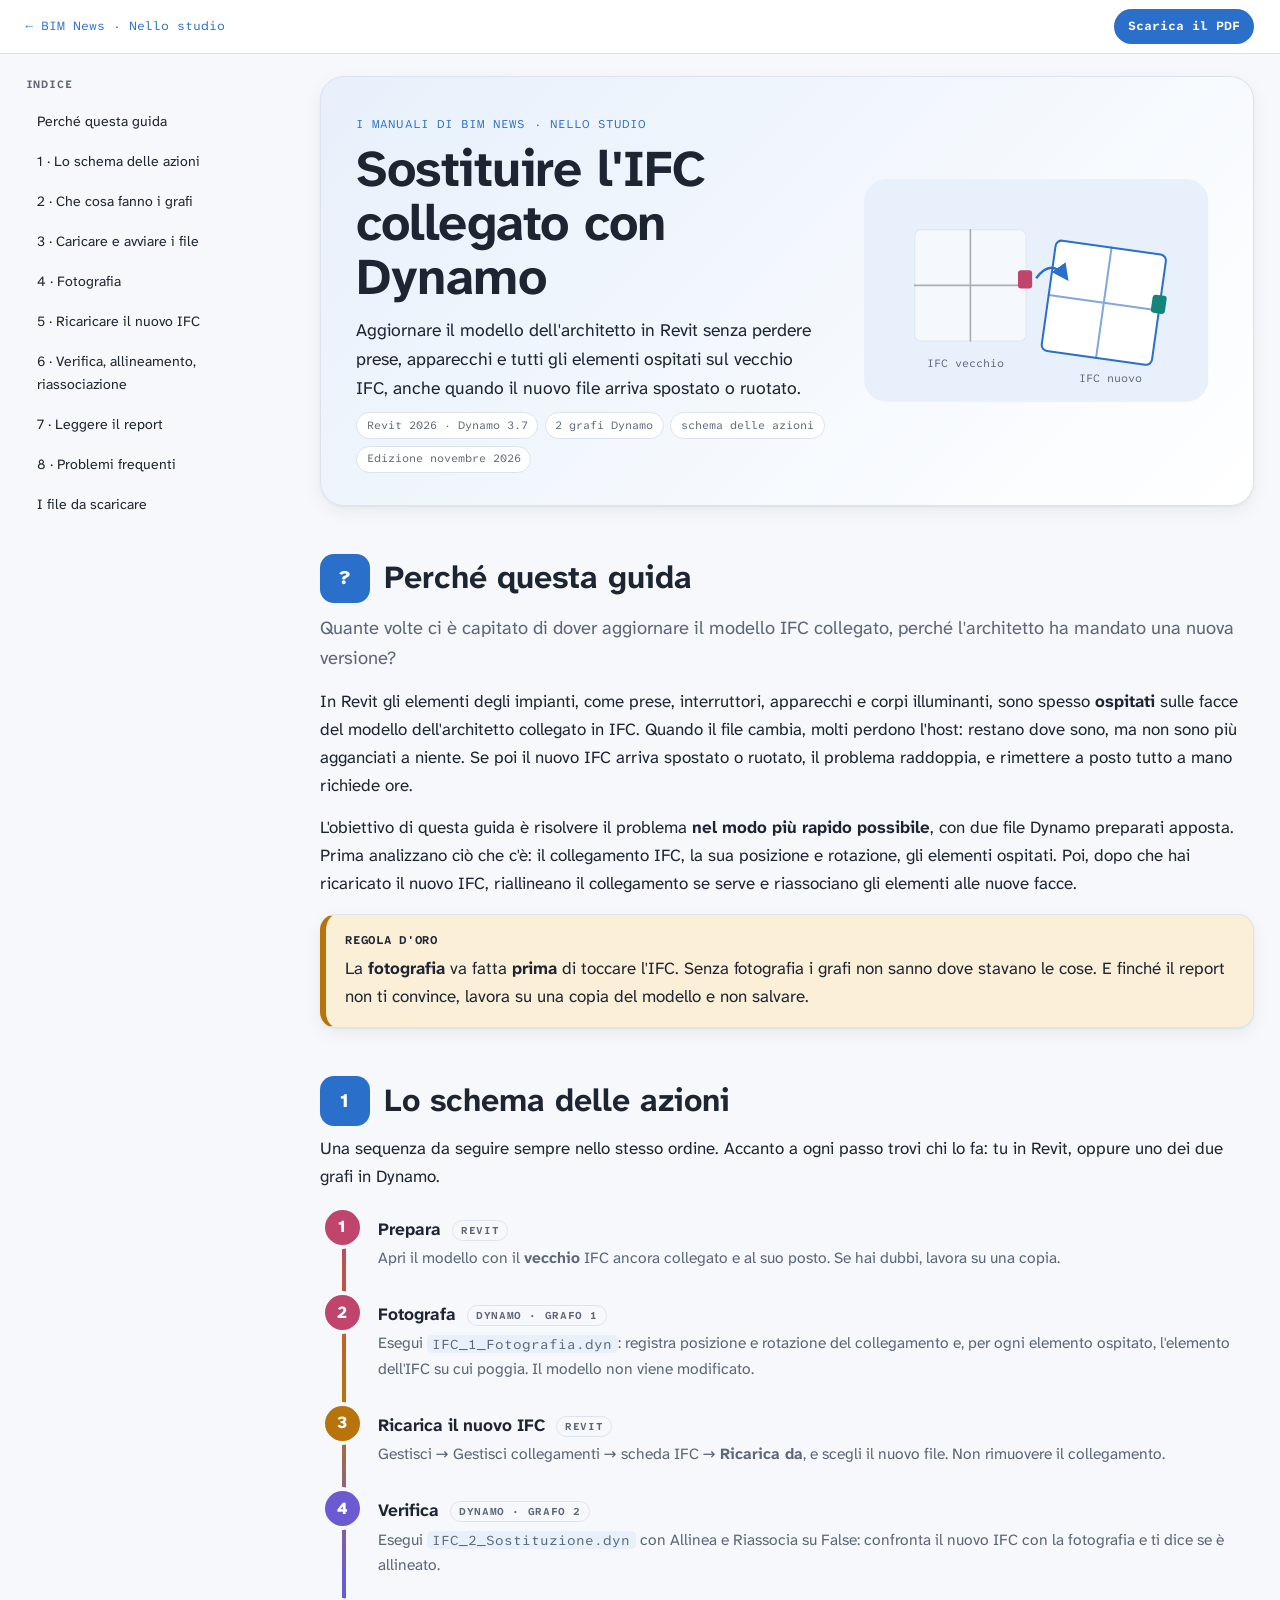
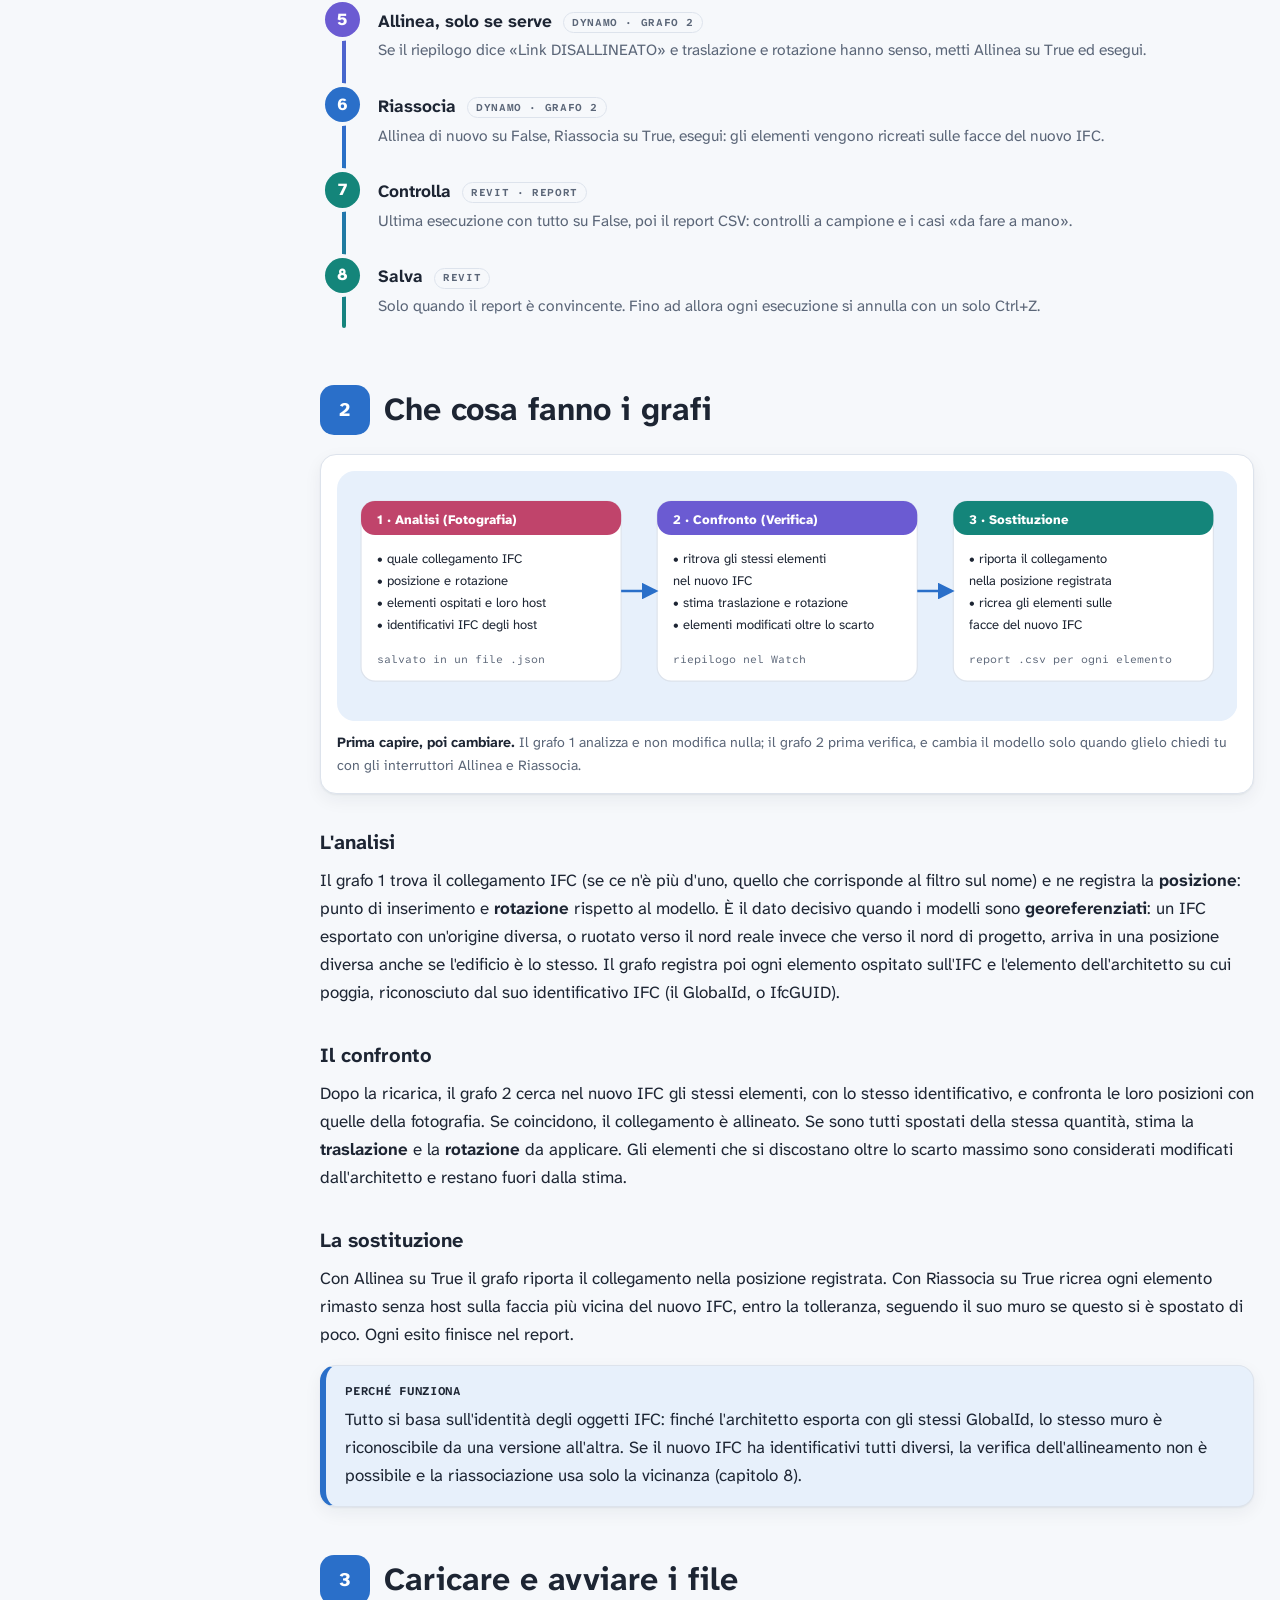
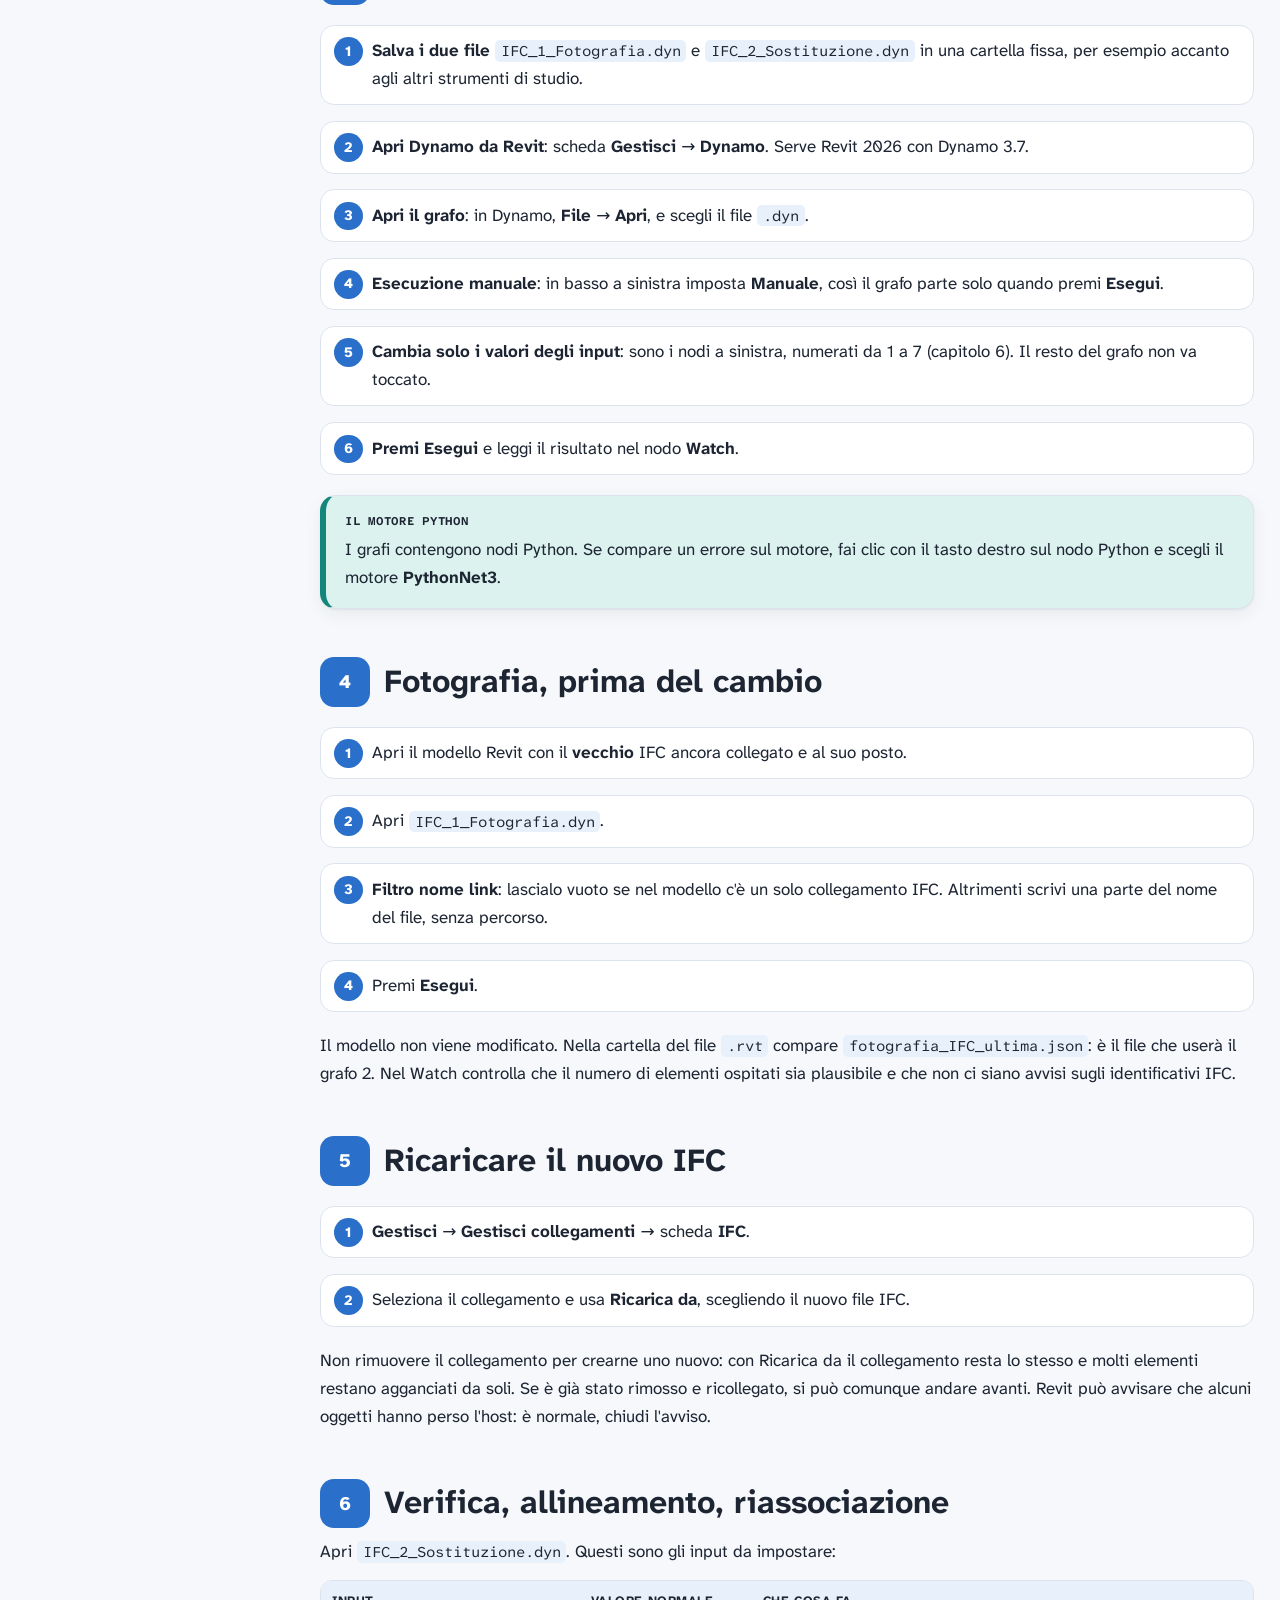
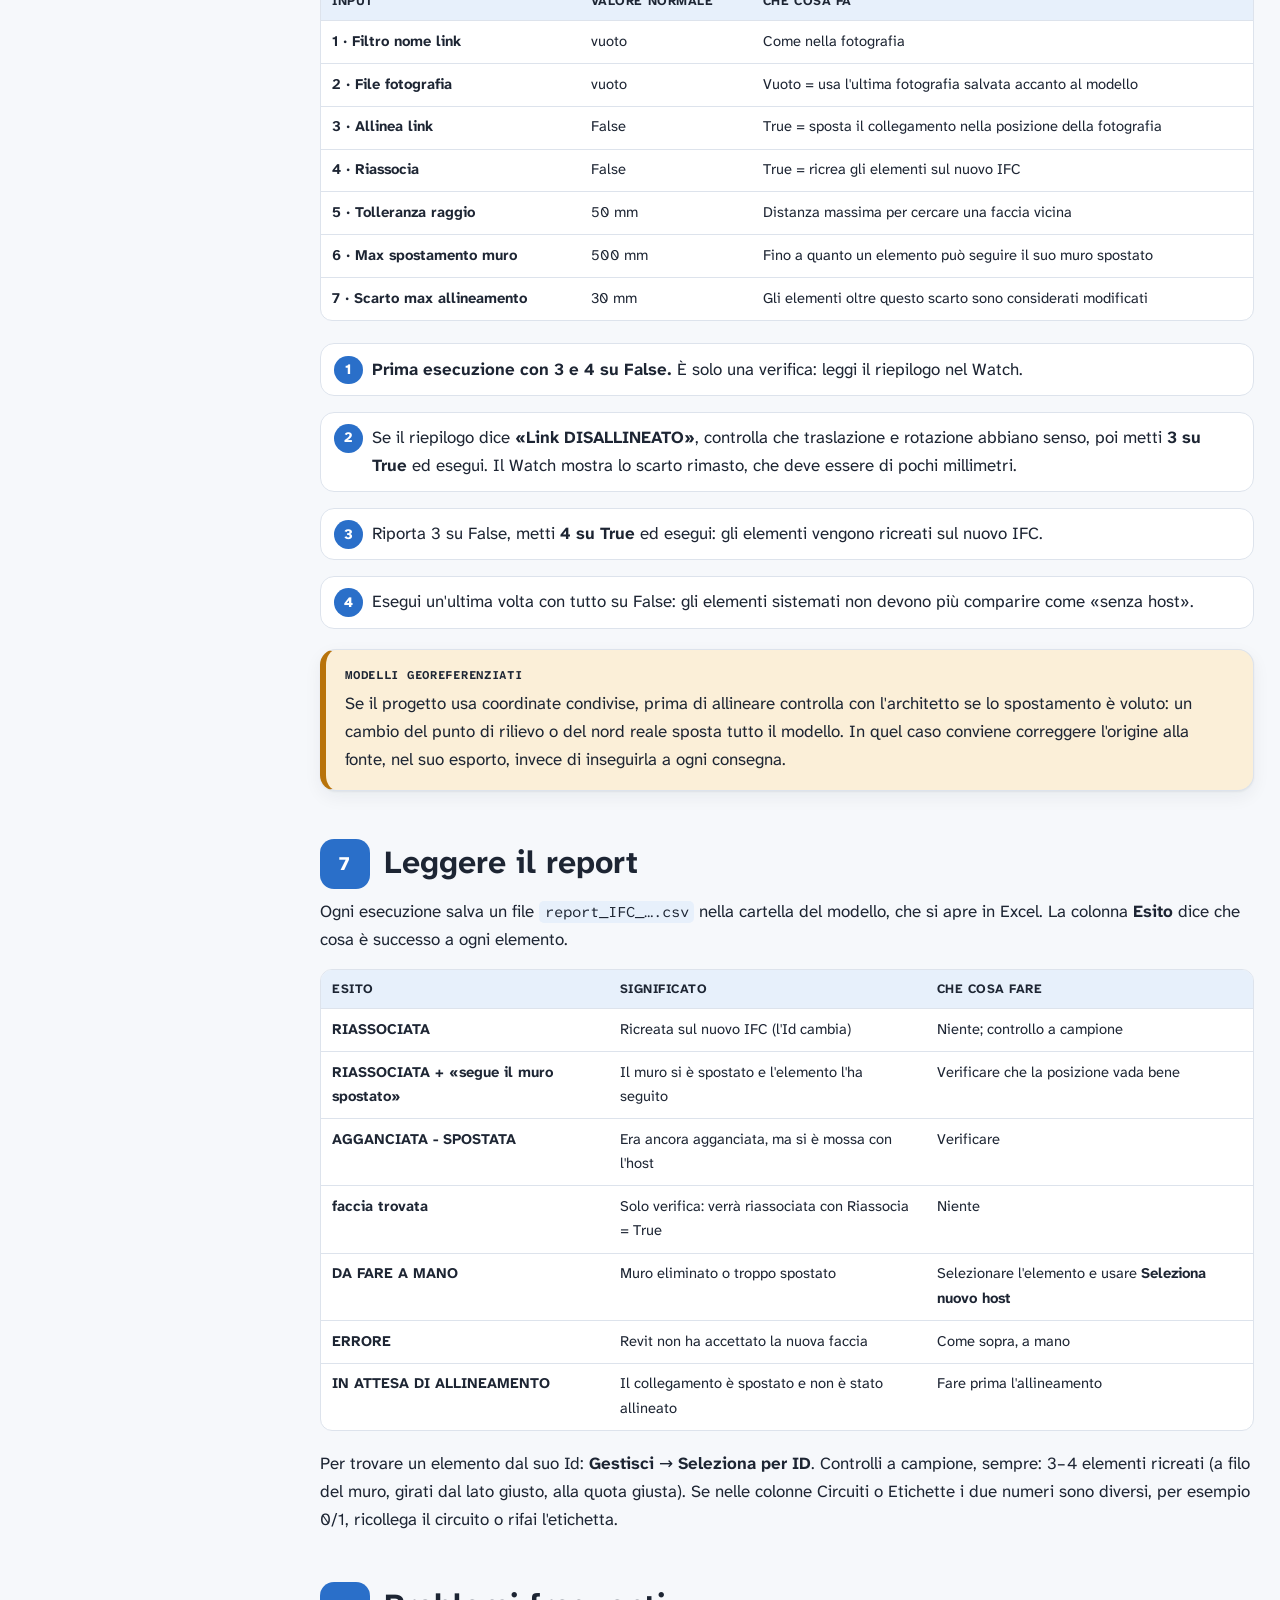
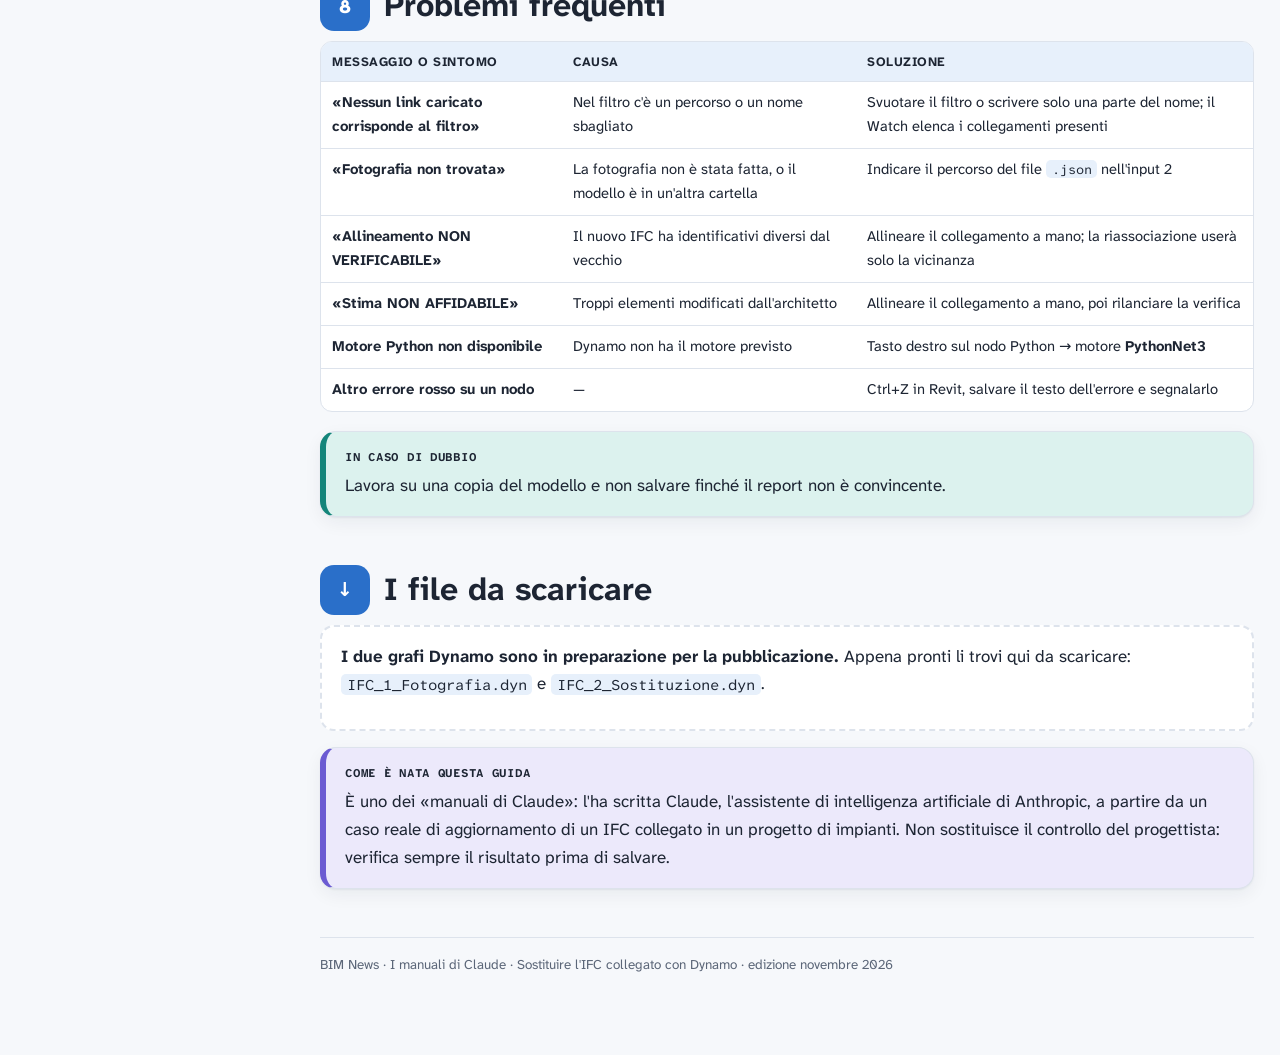
<file: manuali/dynamo-sostituzione-ifc.html>
<!doctype html>
<html lang="it">
<head>
<meta charset="utf-8">
<meta name="viewport" content="width=device-width,initial-scale=1">
<title>Sostituire l'IFC collegato con Dynamo · I manuali di BIM News</title>
<meta name="description" content="Come aggiornare un IFC collegato in Revit senza perdere gli elementi ospitati: lo schema delle azioni, come caricare i grafi Dynamo e che cosa fanno, dalla fotografia della posizione alla riassociazione.">
<link rel="stylesheet" href="manuale.css">
<script>try{var t=localStorage.getItem("tema-2026");if(t)document.documentElement.dataset.theme=t}catch(e){}</script>
<style>
.tl{list-style:none;margin:1rem 0 1.4rem;padding:0;position:relative}
.tl::before{content:"";position:absolute;left:1.35rem;top:.6rem;bottom:.6rem;width:4px;border-radius:2px;background:linear-gradient(var(--a5),var(--a3),var(--a4),var(--accent),var(--a2))}
.tl>li{position:relative;padding:.2rem 0 1.1rem 3.6rem}
.tl>li .dot{position:absolute;left:.3rem;top:.15rem;width:2.2rem;height:2.2rem;border-radius:50%;display:grid;place-items:center;color:#fff;font-weight:800;box-shadow:0 0 0 4px var(--bg)}
.tl>li h4{margin:.25rem 0 .2rem;font-size:1.08rem}
.tl>li p{margin:0;color:var(--muted);font-size:.97rem}
.tl>li .who{display:inline-block;font-family:var(--mono);font-size:.66rem;text-transform:uppercase;letter-spacing:.06em;border:1px solid var(--line);border-radius:999px;padding:.05rem .5rem;margin-left:.4rem;color:var(--muted);vertical-align:middle}
.pending{border:2px dashed var(--line);border-radius:14px;padding:1rem 1.2rem;background:var(--surface)}
</style>
</head>
<body>
<svg width="0" height="0" style="position:absolute" aria-hidden="true"><defs><marker id="ar" viewBox="0 0 10 10" refX="8" refY="5" markerWidth="7" markerHeight="7" orient="auto"><path d="M0 0 10 5 0 10z" style="fill:var(--accent)"/></marker></defs></svg>
<div class="topbar"><div class="in"><a class="back" href="../#studio">← BIM News · Nello studio</a><span class="sp"></span><a class="btn" href="dynamo-sostituzione-ifc.pdf" download>Scarica il PDF</a></div></div>
<div class="layout">
<nav class="toc" aria-label="Indice">
  <b>Indice</b>
  <ol>
    <li><a href="#perche">Perché questa guida</a></li>
    <li><a href="#c1">1 · Lo schema delle azioni</a></li>
    <li><a href="#c2">2 · Che cosa fanno i grafi</a></li>
    <li><a href="#c3">3 · Caricare e avviare i file</a></li>
    <li><a href="#c4">4 · Fotografia</a></li>
    <li><a href="#c5">5 · Ricaricare il nuovo IFC</a></li>
    <li><a href="#c6">6 · Verifica, allineamento, riassociazione</a></li>
    <li><a href="#c7">7 · Leggere il report</a></li>
    <li><a href="#c8">8 · Problemi frequenti</a></li>
    <li><a href="#file">I file da scaricare</a></li>
  </ol>
</nav>
<main>
<header class="cover">
  <div>
    <span class="kick">I manuali di BIM News · Nello studio</span>
    <h1>Sostituire l'IFC collegato con Dynamo</h1>
    <p>Aggiornare il modello dell'architetto in Revit senza perdere prese, apparecchi e tutti gli elementi ospitati sul vecchio IFC, anche quando il nuovo file arriva spostato o ruotato.</p>
    <div class="meta"><span class="pill">Revit 2026 · Dynamo 3.7</span><span class="pill">2 grafi Dynamo</span><span class="pill">schema delle azioni</span><span class="pill">Edizione novembre 2026</span></div>
  </div>
  <svg viewBox="0 0 360 240" role="img" aria-label="Illustrazione: un IFC vecchio e uno nuovo ruotato, con un elemento ospitato che passa dall'uno all'altro">
    <rect class="s-as" x="10" y="10" width="340" height="220" rx="22"/>
    <g transform="translate(60 60)"><rect class="s-w" width="110" height="110" rx="6" style="opacity:.6"/><path class="s-l" d="M0 55h110M55 0v110" style="opacity:.35"/><rect class="s-5" x="102" y="40" width="14" height="18" rx="3"/></g>
    <g transform="translate(200 70) rotate(8)"><rect class="s-w" width="110" height="110" rx="6" style="stroke:var(--accent);stroke-width:2"/><path class="s-al" d="M0 55h110M55 0v110" style="opacity:.6"/><rect class="s-2" x="102" y="40" width="14" height="18" rx="3"/></g>
    <path d="M180 108c10-14 20-14 30 0" style="fill:none;stroke:var(--accent);stroke-width:2.4" marker-end="url(#ar)"/>
    <text class="s-tm" x="72" y="196">IFC vecchio</text><text class="s-tm" x="222" y="210">IFC nuovo</text>
  </svg>
</header>

<section class="ch" id="perche">
  <div class="ch-h"><span class="ch-n">?</span><h2>Perché questa guida</h2></div>
  <p class="lead">Quante volte ci è capitato di dover aggiornare il modello IFC collegato, perché l'architetto ha mandato una nuova versione?</p>
  <p>In Revit gli elementi degli impianti, come prese, interruttori, apparecchi e corpi illuminanti, sono spesso <b>ospitati</b> sulle facce del modello dell'architetto collegato in IFC. Quando il file cambia, molti perdono l'host: restano dove sono, ma non sono più agganciati a niente. Se poi il nuovo IFC arriva spostato o ruotato, il problema raddoppia, e rimettere a posto tutto a mano richiede ore.</p>
  <p>L'obiettivo di questa guida è risolvere il problema <b>nel modo più rapido possibile</b>, con due file Dynamo preparati apposta. Prima analizzano ciò che c'è: il collegamento IFC, la sua posizione e rotazione, gli elementi ospitati. Poi, dopo che hai ricaricato il nuovo IFC, riallineano il collegamento se serve e riassociano gli elementi alle nuove facce.</p>
  <div class="box warn"><b>Regola d'oro</b><p>La <b>fotografia</b> va fatta <b>prima</b> di toccare l'IFC. Senza fotografia i grafi non sanno dove stavano le cose. E finché il report non ti convince, lavora su una copia del modello e non salvare.</p></div>
</section>

<section class="ch" id="c1">
  <div class="ch-h"><span class="ch-n">1</span><h2>Lo schema delle azioni</h2></div>
  <p>Una sequenza da seguire sempre nello stesso ordine. Accanto a ogni passo trovi chi lo fa: tu in Revit, oppure uno dei due grafi in Dynamo.</p>
  <ol class="tl">
    <li><span class="dot" style="background:var(--a5)">1</span><h4>Prepara <span class="who">Revit</span></h4><p>Apri il modello con il <b>vecchio</b> IFC ancora collegato e al suo posto. Se hai dubbi, lavora su una copia.</p></li>
    <li><span class="dot" style="background:var(--a5)">2</span><h4>Fotografa <span class="who">Dynamo · grafo 1</span></h4><p>Esegui <code>IFC_1_Fotografia.dyn</code>: registra posizione e rotazione del collegamento e, per ogni elemento ospitato, l'elemento dell'IFC su cui poggia. Il modello non viene modificato.</p></li>
    <li><span class="dot" style="background:var(--a3)">3</span><h4>Ricarica il nuovo IFC <span class="who">Revit</span></h4><p>Gestisci → Gestisci collegamenti → scheda IFC → <b>Ricarica da</b>, e scegli il nuovo file. Non rimuovere il collegamento.</p></li>
    <li><span class="dot" style="background:var(--a4)">4</span><h4>Verifica <span class="who">Dynamo · grafo 2</span></h4><p>Esegui <code>IFC_2_Sostituzione.dyn</code> con Allinea e Riassocia su False: confronta il nuovo IFC con la fotografia e ti dice se è allineato.</p></li>
    <li><span class="dot" style="background:var(--a4)">5</span><h4>Allinea, solo se serve <span class="who">Dynamo · grafo 2</span></h4><p>Se il riepilogo dice «Link DISALLINEATO» e traslazione e rotazione hanno senso, metti Allinea su True ed esegui.</p></li>
    <li><span class="dot" style="background:var(--accent)">6</span><h4>Riassocia <span class="who">Dynamo · grafo 2</span></h4><p>Allinea di nuovo su False, Riassocia su True, esegui: gli elementi vengono ricreati sulle facce del nuovo IFC.</p></li>
    <li><span class="dot" style="background:var(--a2)">7</span><h4>Controlla <span class="who">Revit · report</span></h4><p>Ultima esecuzione con tutto su False, poi il report CSV: controlli a campione e i casi «da fare a mano».</p></li>
    <li><span class="dot" style="background:var(--a2)">8</span><h4>Salva <span class="who">Revit</span></h4><p>Solo quando il report è convincente. Fino ad allora ogni esecuzione si annulla con un solo Ctrl+Z.</p></li>
  </ol>
</section>

<section class="ch" id="c2">
  <div class="ch-h"><span class="ch-n">2</span><h2>Che cosa fanno i grafi</h2></div>
  <figure>
    <svg viewBox="0 0 900 250" role="img" aria-label="Il lavoro dei due grafi: analisi, confronto, sostituzione">
      <rect class="s-as" width="900" height="250" rx="18"/>
      <g class="s-t">
        <g transform="translate(24 30)"><rect class="s-w" width="260" height="180" rx="14"/><rect class="s-5" width="260" height="34" rx="14"/><text class="s-tw" x="16" y="23">1 · Analisi (Fotografia)</text>
          <text x="16" y="62">• quale collegamento IFC</text><text x="16" y="84">• posizione e rotazione</text><text x="16" y="106">• elementi ospitati e loro host</text><text x="16" y="128">• identificativi IFC degli host</text><text class="s-tm" x="16" y="162">salvato in un file .json</text></g>
        <g transform="translate(320 30)"><rect class="s-w" width="260" height="180" rx="14"/><rect class="s-4" width="260" height="34" rx="14"/><text class="s-tw" x="16" y="23">2 · Confronto (Verifica)</text>
          <text x="16" y="62">• ritrova gli stessi elementi</text><text x="16" y="84">  nel nuovo IFC</text><text x="16" y="106">• stima traslazione e rotazione</text><text x="16" y="128">• elementi modificati oltre lo scarto</text><text class="s-tm" x="16" y="162">riepilogo nel Watch</text></g>
        <g transform="translate(616 30)"><rect class="s-w" width="260" height="180" rx="14"/><rect class="s-2" width="260" height="34" rx="14"/><text class="s-tw" x="16" y="23">3 · Sostituzione</text>
          <text x="16" y="62">• riporta il collegamento</text><text x="16" y="84">  nella posizione registrata</text><text x="16" y="106">• ricrea gli elementi sulle</text><text x="16" y="128">  facce del nuovo IFC</text><text class="s-tm" x="16" y="162">report .csv per ogni elemento</text></g>
        <path d="M284 120h34" style="fill:none;stroke:var(--accent);stroke-width:2.4" marker-end="url(#ar)"/>
        <path d="M580 120h34" style="fill:none;stroke:var(--accent);stroke-width:2.4" marker-end="url(#ar)"/>
      </g>
    </svg>
    <figcaption><b>Prima capire, poi cambiare.</b> Il grafo 1 analizza e non modifica nulla; il grafo 2 prima verifica, e cambia il modello solo quando glielo chiedi tu con gli interruttori Allinea e Riassocia.</figcaption>
  </figure>
  <h3>L'analisi</h3>
  <p>Il grafo 1 trova il collegamento IFC (se ce n'è più d'uno, quello che corrisponde al filtro sul nome) e ne registra la <b>posizione</b>: punto di inserimento e <b>rotazione</b> rispetto al modello. È il dato decisivo quando i modelli sono <b>georeferenziati</b>: un IFC esportato con un'origine diversa, o ruotato verso il nord reale invece che verso il nord di progetto, arriva in una posizione diversa anche se l'edificio è lo stesso. Il grafo registra poi ogni elemento ospitato sull'IFC e l'elemento dell'architetto su cui poggia, riconosciuto dal suo identificativo IFC (il GlobalId, o IfcGUID).</p>
  <h3>Il confronto</h3>
  <p>Dopo la ricarica, il grafo 2 cerca nel nuovo IFC gli stessi elementi, con lo stesso identificativo, e confronta le loro posizioni con quelle della fotografia. Se coincidono, il collegamento è allineato. Se sono tutti spostati della stessa quantità, stima la <b>traslazione</b> e la <b>rotazione</b> da applicare. Gli elementi che si discostano oltre lo scarto massimo sono considerati modificati dall'architetto e restano fuori dalla stima.</p>
  <h3>La sostituzione</h3>
  <p>Con Allinea su True il grafo riporta il collegamento nella posizione registrata. Con Riassocia su True ricrea ogni elemento rimasto senza host sulla faccia più vicina del nuovo IFC, entro la tolleranza, seguendo il suo muro se questo si è spostato di poco. Ogni esito finisce nel report.</p>
  <div class="box bim"><b>Perché funziona</b><p>Tutto si basa sull'identità degli oggetti IFC: finché l'architetto esporta con gli stessi GlobalId, lo stesso muro è riconoscibile da una versione all'altra. Se il nuovo IFC ha identificativi tutti diversi, la verifica dell'allineamento non è possibile e la riassociazione usa solo la vicinanza (capitolo 8).</p></div>
</section>

<section class="ch" id="c3">
  <div class="ch-h"><span class="ch-n">3</span><h2>Caricare e avviare i file</h2></div>
  <ol class="steps">
    <li><b>Salva i due file</b> <code>IFC_1_Fotografia.dyn</code> e <code>IFC_2_Sostituzione.dyn</code> in una cartella fissa, per esempio accanto agli altri strumenti di studio.</li>
    <li><b>Apri Dynamo da Revit</b>: scheda <b>Gestisci</b> → <b>Dynamo</b>. Serve Revit 2026 con Dynamo 3.7.</li>
    <li><b>Apri il grafo</b>: in Dynamo, <b>File</b> → <b>Apri</b>, e scegli il file <code>.dyn</code>.</li>
    <li><b>Esecuzione manuale</b>: in basso a sinistra imposta <b>Manuale</b>, così il grafo parte solo quando premi <b>Esegui</b>.</li>
    <li><b>Cambia solo i valori degli input</b>: sono i nodi a sinistra, numerati da 1 a 7 (capitolo 6). Il resto del grafo non va toccato.</li>
    <li><b>Premi Esegui</b> e leggi il risultato nel nodo <b>Watch</b>.</li>
  </ol>
  <div class="box tip"><b>Il motore Python</b><p>I grafi contengono nodi Python. Se compare un errore sul motore, fai clic con il tasto destro sul nodo Python e scegli il motore <b>PythonNet3</b>.</p></div>
</section>

<section class="ch" id="c4">
  <div class="ch-h"><span class="ch-n">4</span><h2>Fotografia, prima del cambio</h2></div>
  <ol class="steps">
    <li>Apri il modello Revit con il <b>vecchio</b> IFC ancora collegato e al suo posto.</li>
    <li>Apri <code>IFC_1_Fotografia.dyn</code>.</li>
    <li><b>Filtro nome link</b>: lascialo vuoto se nel modello c'è un solo collegamento IFC. Altrimenti scrivi una parte del nome del file, senza percorso.</li>
    <li>Premi <b>Esegui</b>.</li>
  </ol>
  <p>Il modello non viene modificato. Nella cartella del file <code>.rvt</code> compare <code>fotografia_IFC_ultima.json</code>: è il file che userà il grafo 2. Nel Watch controlla che il numero di elementi ospitati sia plausibile e che non ci siano avvisi sugli identificativi IFC.</p>
</section>

<section class="ch" id="c5">
  <div class="ch-h"><span class="ch-n">5</span><h2>Ricaricare il nuovo IFC</h2></div>
  <ol class="steps">
    <li><b>Gestisci</b> → <b>Gestisci collegamenti</b> → scheda <b>IFC</b>.</li>
    <li>Seleziona il collegamento e usa <b>Ricarica da</b>, scegliendo il nuovo file IFC.</li>
  </ol>
  <p>Non rimuovere il collegamento per crearne uno nuovo: con Ricarica da il collegamento resta lo stesso e molti elementi restano agganciati da soli. Se è già stato rimosso e ricollegato, si può comunque andare avanti. Revit può avvisare che alcuni oggetti hanno perso l'host: è normale, chiudi l'avviso.</p>
</section>

<section class="ch" id="c6">
  <div class="ch-h"><span class="ch-n">6</span><h2>Verifica, allineamento, riassociazione</h2></div>
  <p>Apri <code>IFC_2_Sostituzione.dyn</code>. Questi sono gli input da impostare:</p>
  <div class="tbl"><table>
    <tr><th>Input</th><th>Valore normale</th><th>Che cosa fa</th></tr>
    <tr><td>1 · Filtro nome link</td><td>vuoto</td><td>Come nella fotografia</td></tr>
    <tr><td>2 · File fotografia</td><td>vuoto</td><td>Vuoto = usa l'ultima fotografia salvata accanto al modello</td></tr>
    <tr><td>3 · Allinea link</td><td>False</td><td>True = sposta il collegamento nella posizione della fotografia</td></tr>
    <tr><td>4 · Riassocia</td><td>False</td><td>True = ricrea gli elementi sul nuovo IFC</td></tr>
    <tr><td>5 · Tolleranza raggio</td><td>50 mm</td><td>Distanza massima per cercare una faccia vicina</td></tr>
    <tr><td>6 · Max spostamento muro</td><td>500 mm</td><td>Fino a quanto un elemento può seguire il suo muro spostato</td></tr>
    <tr><td>7 · Scarto max allineamento</td><td>30 mm</td><td>Gli elementi oltre questo scarto sono considerati modificati</td></tr>
  </table></div>
  <ol class="steps">
    <li><b>Prima esecuzione con 3 e 4 su False.</b> È solo una verifica: leggi il riepilogo nel Watch.</li>
    <li>Se il riepilogo dice <b>«Link DISALLINEATO»</b>, controlla che traslazione e rotazione abbiano senso, poi metti <b>3 su True</b> ed esegui. Il Watch mostra lo scarto rimasto, che deve essere di pochi millimetri.</li>
    <li>Riporta 3 su False, metti <b>4 su True</b> ed esegui: gli elementi vengono ricreati sul nuovo IFC.</li>
    <li>Esegui un'ultima volta con tutto su False: gli elementi sistemati non devono più comparire come «senza host».</li>
  </ol>
  <div class="box warn"><b>Modelli georeferenziati</b><p>Se il progetto usa coordinate condivise, prima di allineare controlla con l'architetto se lo spostamento è voluto: un cambio del punto di rilievo o del nord reale sposta tutto il modello. In quel caso conviene correggere l'origine alla fonte, nel suo esporto, invece di inseguirla a ogni consegna.</p></div>
</section>

<section class="ch" id="c7">
  <div class="ch-h"><span class="ch-n">7</span><h2>Leggere il report</h2></div>
  <p>Ogni esecuzione salva un file <code>report_IFC_….csv</code> nella cartella del modello, che si apre in Excel. La colonna <b>Esito</b> dice che cosa è successo a ogni elemento.</p>
  <div class="tbl"><table>
    <tr><th>Esito</th><th>Significato</th><th>Che cosa fare</th></tr>
    <tr><td>RIASSOCIATA</td><td>Ricreata sul nuovo IFC (l'Id cambia)</td><td>Niente; controllo a campione</td></tr>
    <tr><td>RIASSOCIATA + «segue il muro spostato»</td><td>Il muro si è spostato e l'elemento l'ha seguito</td><td>Verificare che la posizione vada bene</td></tr>
    <tr><td>AGGANCIATA - SPOSTATA</td><td>Era ancora agganciata, ma si è mossa con l'host</td><td>Verificare</td></tr>
    <tr><td>faccia trovata</td><td>Solo verifica: verrà riassociata con Riassocia = True</td><td>Niente</td></tr>
    <tr><td>DA FARE A MANO</td><td>Muro eliminato o troppo spostato</td><td>Selezionare l'elemento e usare <b>Seleziona nuovo host</b></td></tr>
    <tr><td>ERRORE</td><td>Revit non ha accettato la nuova faccia</td><td>Come sopra, a mano</td></tr>
    <tr><td>IN ATTESA DI ALLINEAMENTO</td><td>Il collegamento è spostato e non è stato allineato</td><td>Fare prima l'allineamento</td></tr>
  </table></div>
  <p>Per trovare un elemento dal suo Id: <b>Gestisci</b> → <b>Seleziona per ID</b>. Controlli a campione, sempre: 3–4 elementi ricreati (a filo del muro, girati dal lato giusto, alla quota giusta). Se nelle colonne Circuiti o Etichette i due numeri sono diversi, per esempio 0/1, ricollega il circuito o rifai l'etichetta.</p>
</section>

<section class="ch" id="c8">
  <div class="ch-h"><span class="ch-n">8</span><h2>Problemi frequenti</h2></div>
  <div class="tbl"><table>
    <tr><th>Messaggio o sintomo</th><th>Causa</th><th>Soluzione</th></tr>
    <tr><td>«Nessun link caricato corrisponde al filtro»</td><td>Nel filtro c'è un percorso o un nome sbagliato</td><td>Svuotare il filtro o scrivere solo una parte del nome; il Watch elenca i collegamenti presenti</td></tr>
    <tr><td>«Fotografia non trovata»</td><td>La fotografia non è stata fatta, o il modello è in un'altra cartella</td><td>Indicare il percorso del file <code>.json</code> nell'input 2</td></tr>
    <tr><td>«Allineamento NON VERIFICABILE»</td><td>Il nuovo IFC ha identificativi diversi dal vecchio</td><td>Allineare il collegamento a mano; la riassociazione userà solo la vicinanza</td></tr>
    <tr><td>«Stima NON AFFIDABILE»</td><td>Troppi elementi modificati dall'architetto</td><td>Allineare il collegamento a mano, poi rilanciare la verifica</td></tr>
    <tr><td>Motore Python non disponibile</td><td>Dynamo non ha il motore previsto</td><td>Tasto destro sul nodo Python → motore <b>PythonNet3</b></td></tr>
    <tr><td>Altro errore rosso su un nodo</td><td>—</td><td>Ctrl+Z in Revit, salvare il testo dell'errore e segnalarlo</td></tr>
  </table></div>
  <div class="box tip"><b>In caso di dubbio</b><p>Lavora su una copia del modello e non salvare finché il report non è convincente.</p></div>
</section>

<section class="ch" id="file">
  <div class="ch-h"><span class="ch-n">↓</span><h2>I file da scaricare</h2></div>
  <div class="pending"><p><b>I due grafi Dynamo sono in preparazione per la pubblicazione.</b> Appena pronti li trovi qui da scaricare: <code>IFC_1_Fotografia.dyn</code> e <code>IFC_2_Sostituzione.dyn</code>.</p></div>
  <div class="box idea"><b>Come è nata questa guida</b><p>È uno dei «manuali di Claude»: l'ha scritta Claude, l'assistente di intelligenza artificiale di Anthropic, a partire da un caso reale di aggiornamento di un IFC collegato in un progetto di impianti. Non sostituisce il controllo del progettista: verifica sempre il risultato prima di salvare.</p></div>
  <p class="foot">BIM News · I manuali di Claude · Sostituire l'IFC collegato con Dynamo · edizione novembre 2026</p>
</section>
</main>
</div>
</body>
</html>
</file>
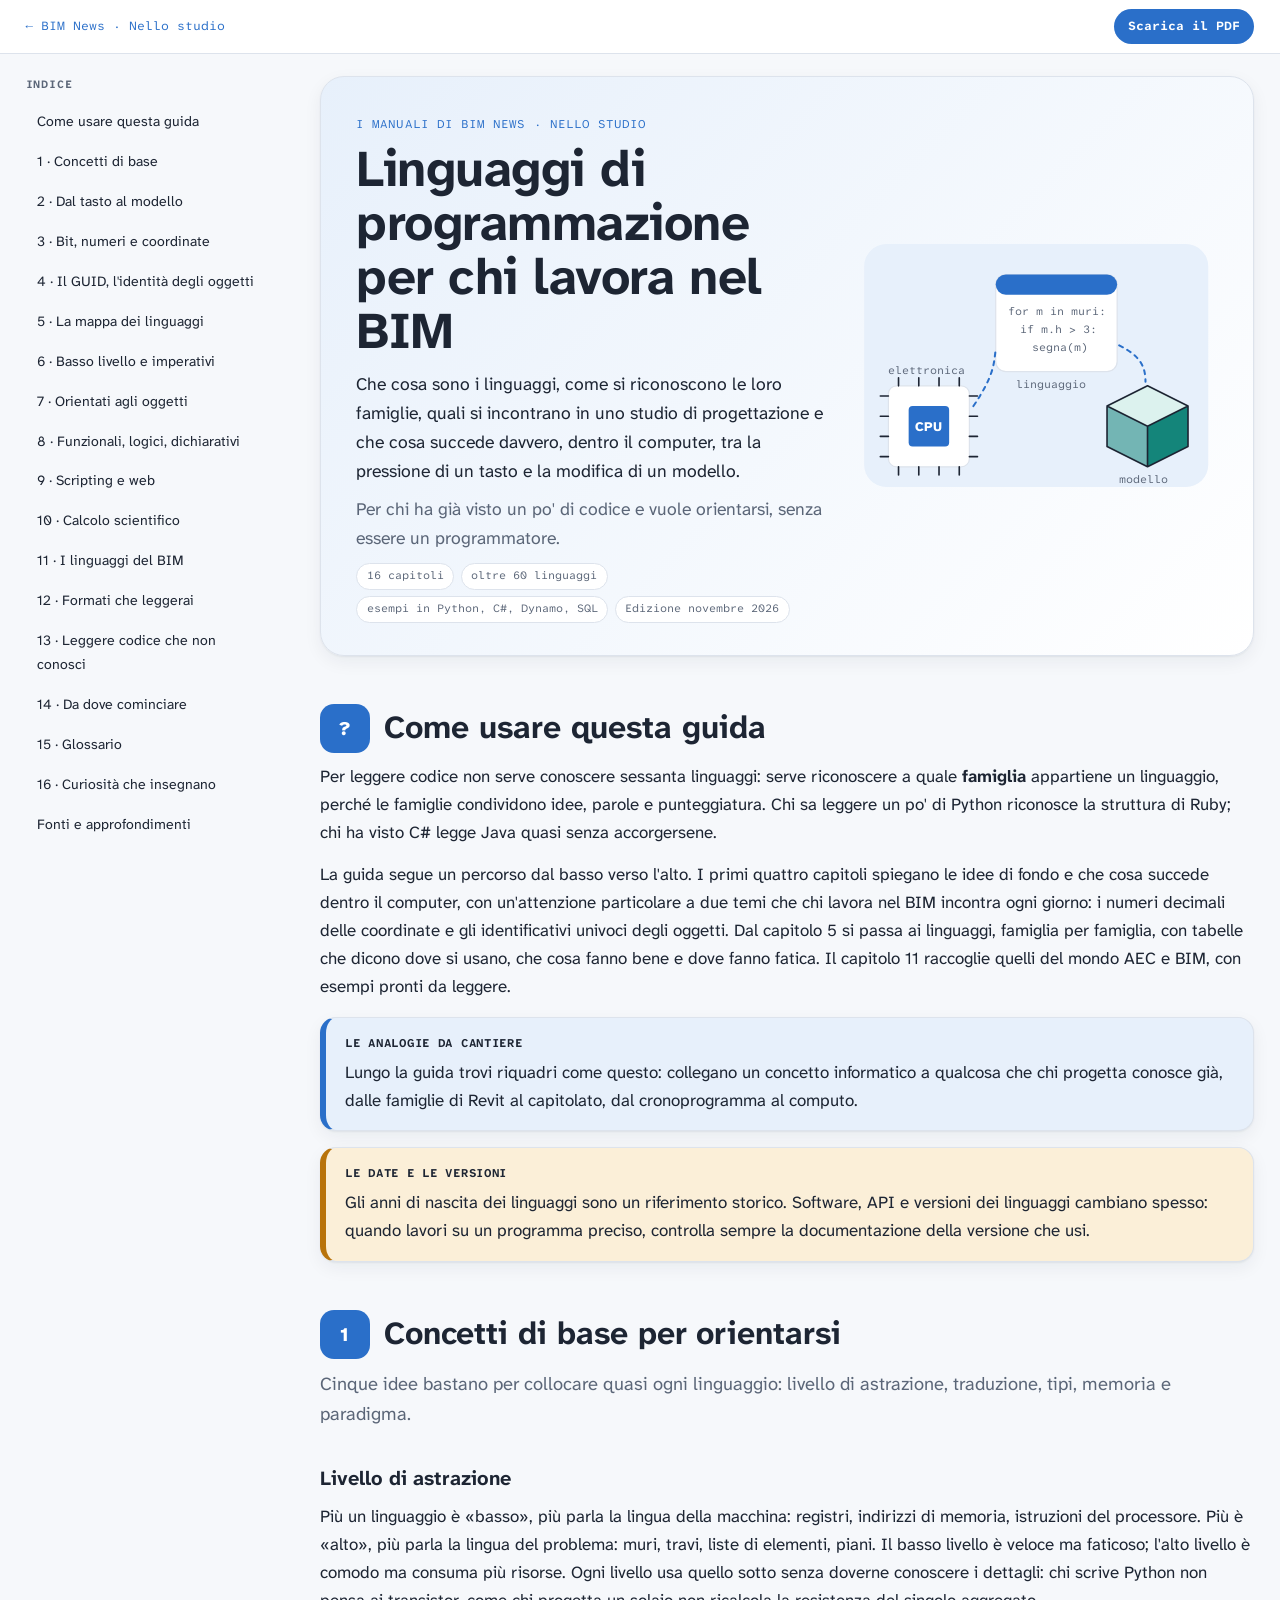
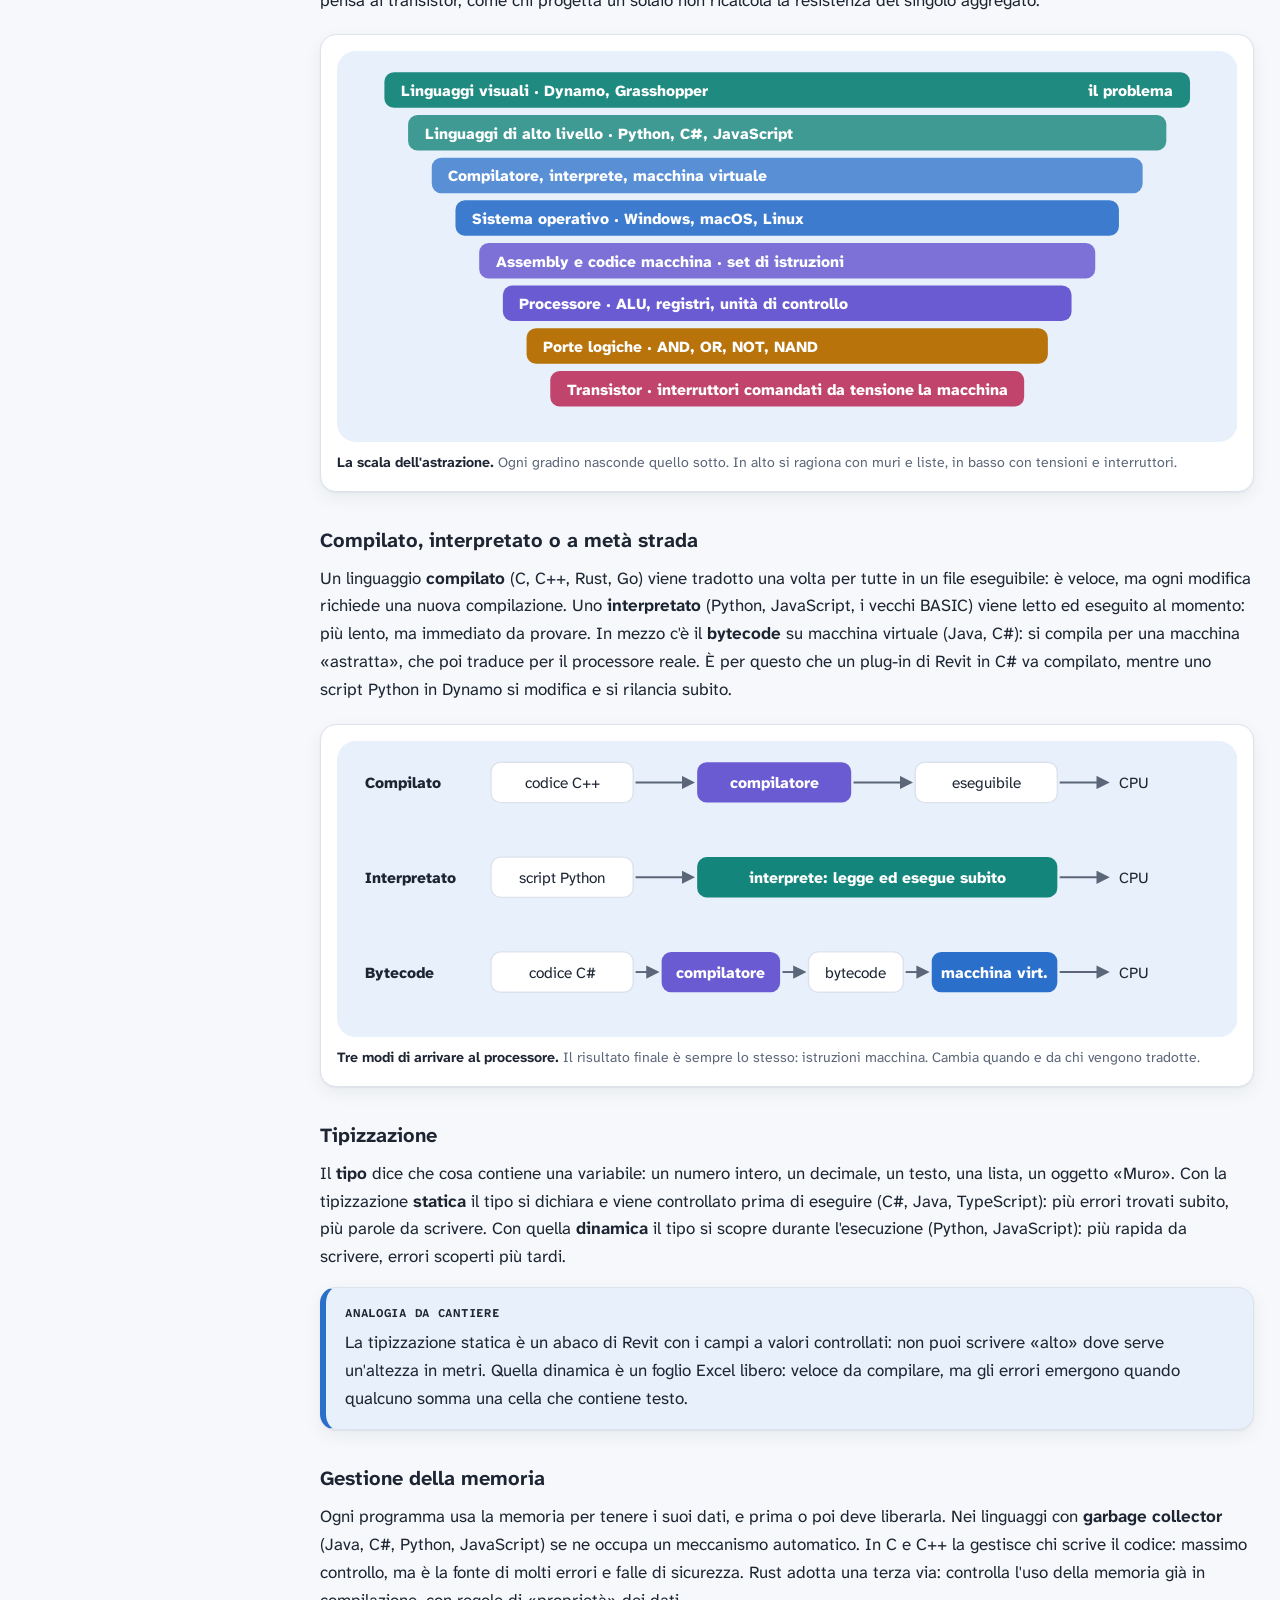
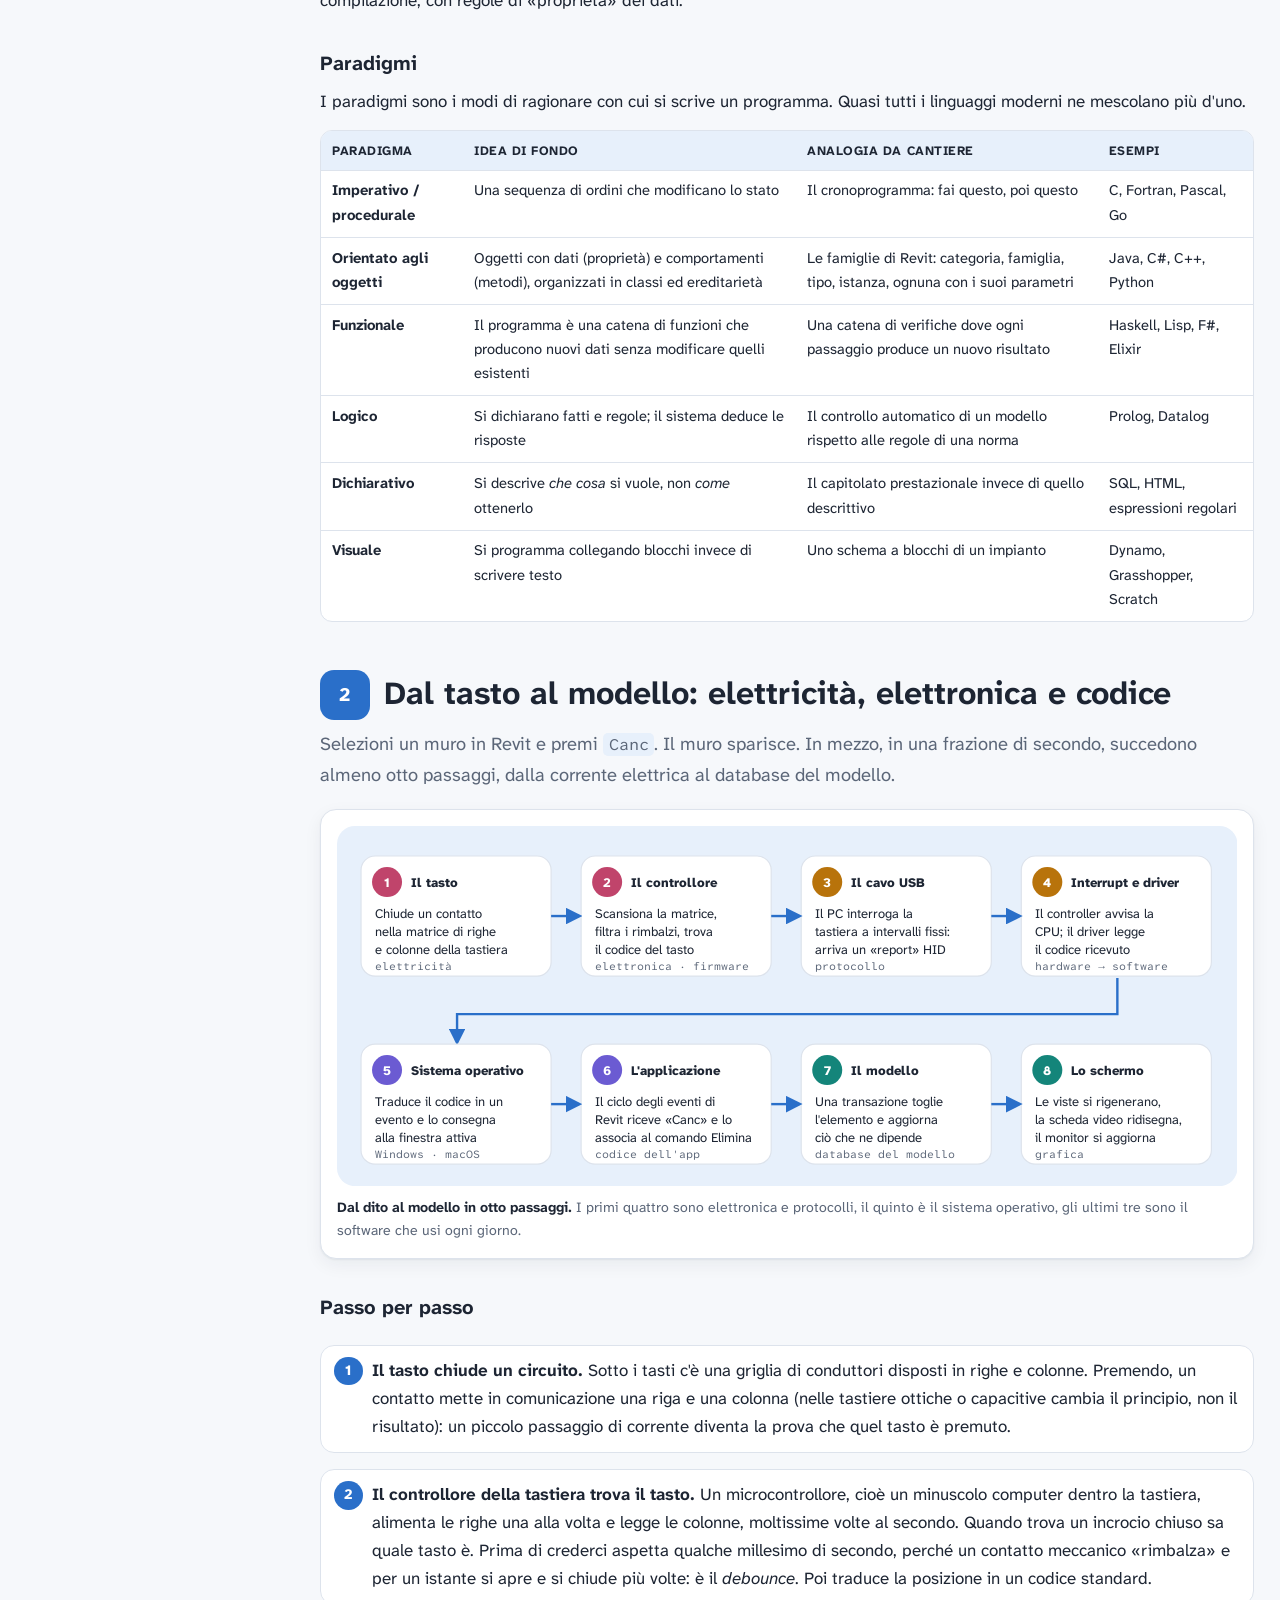
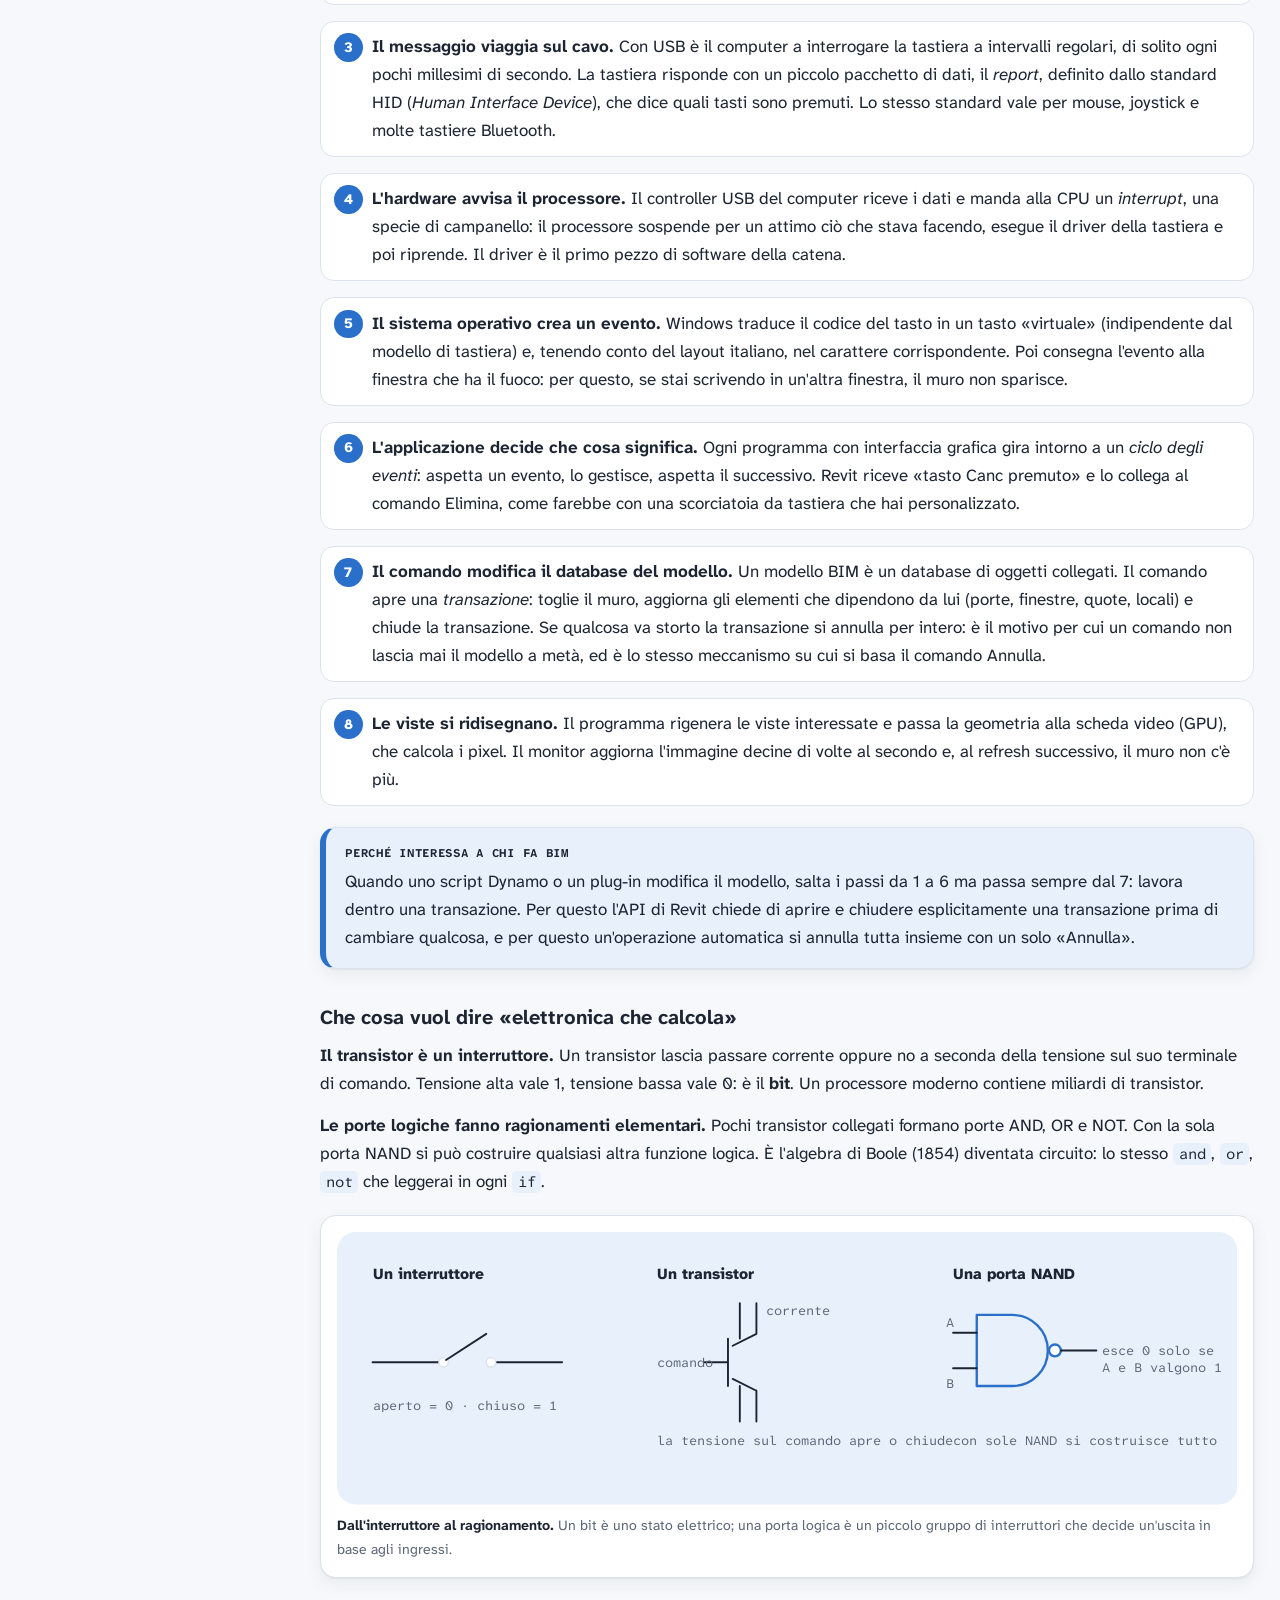
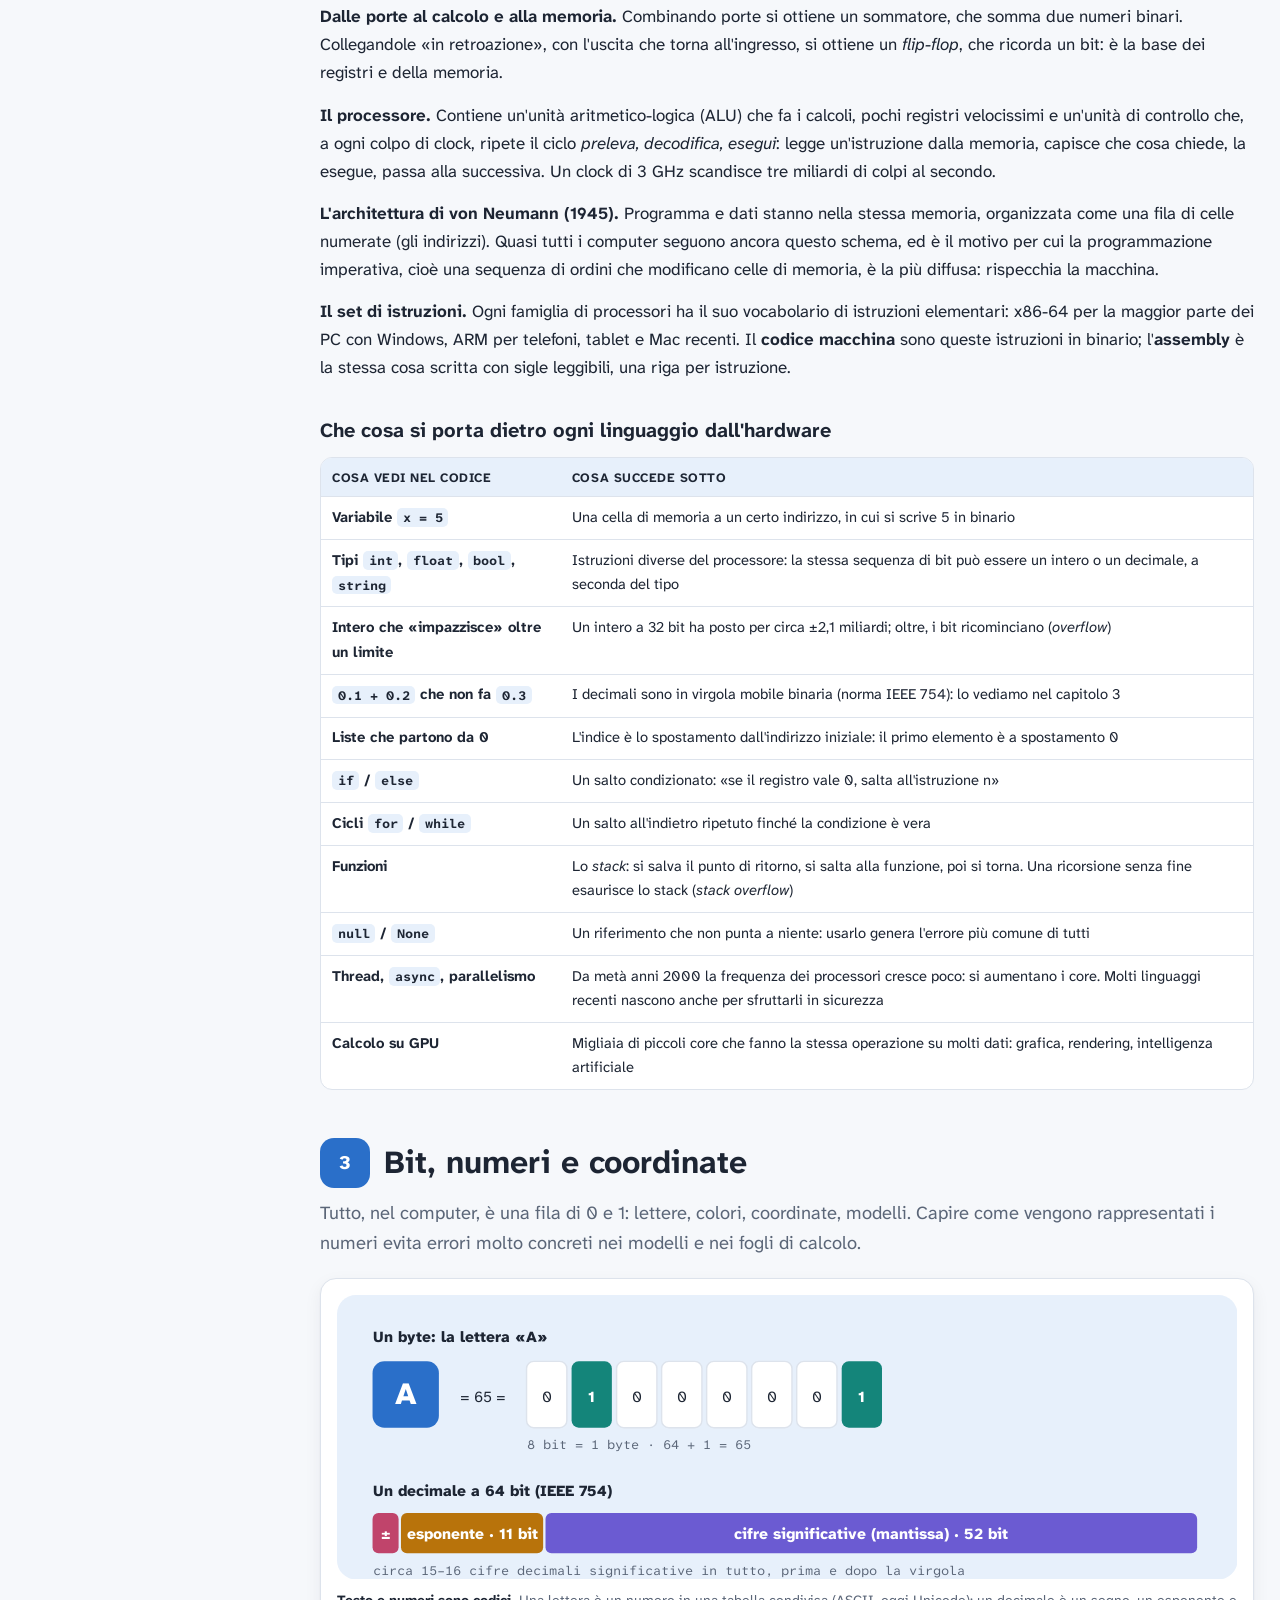
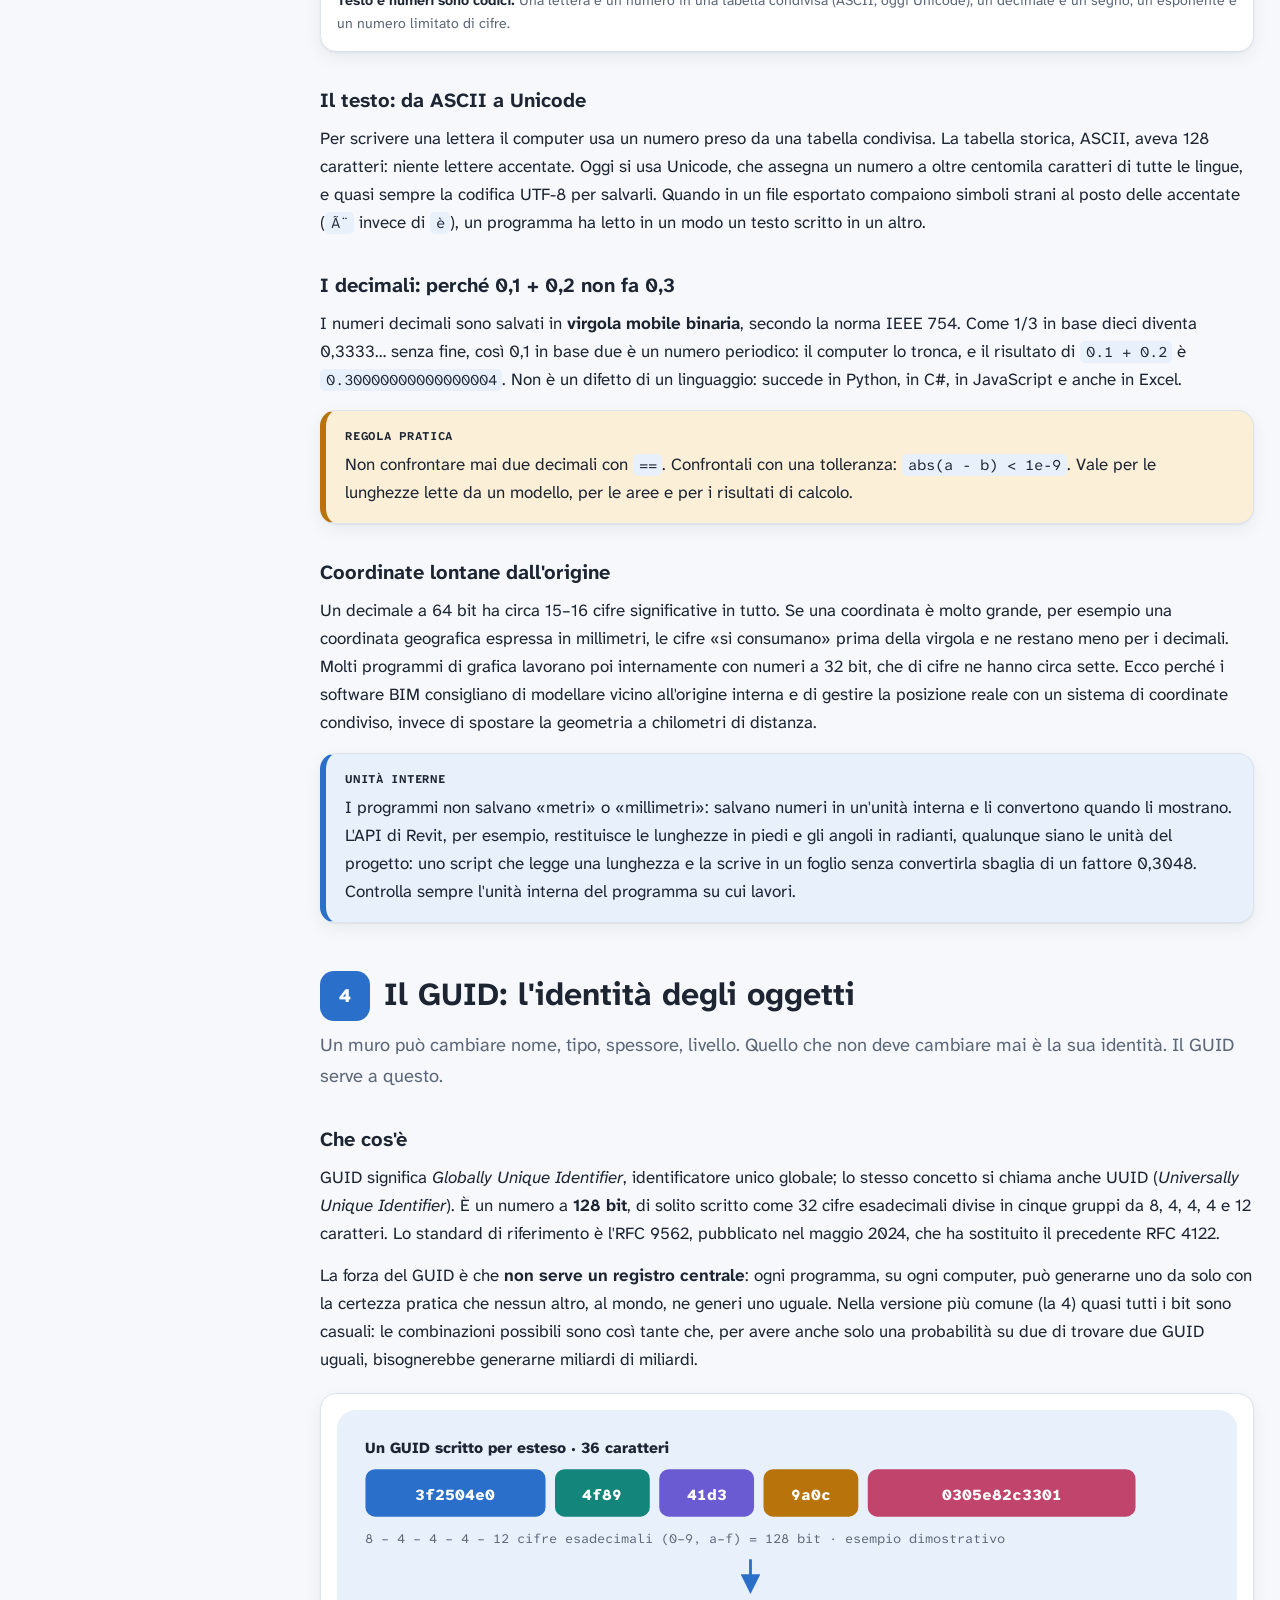
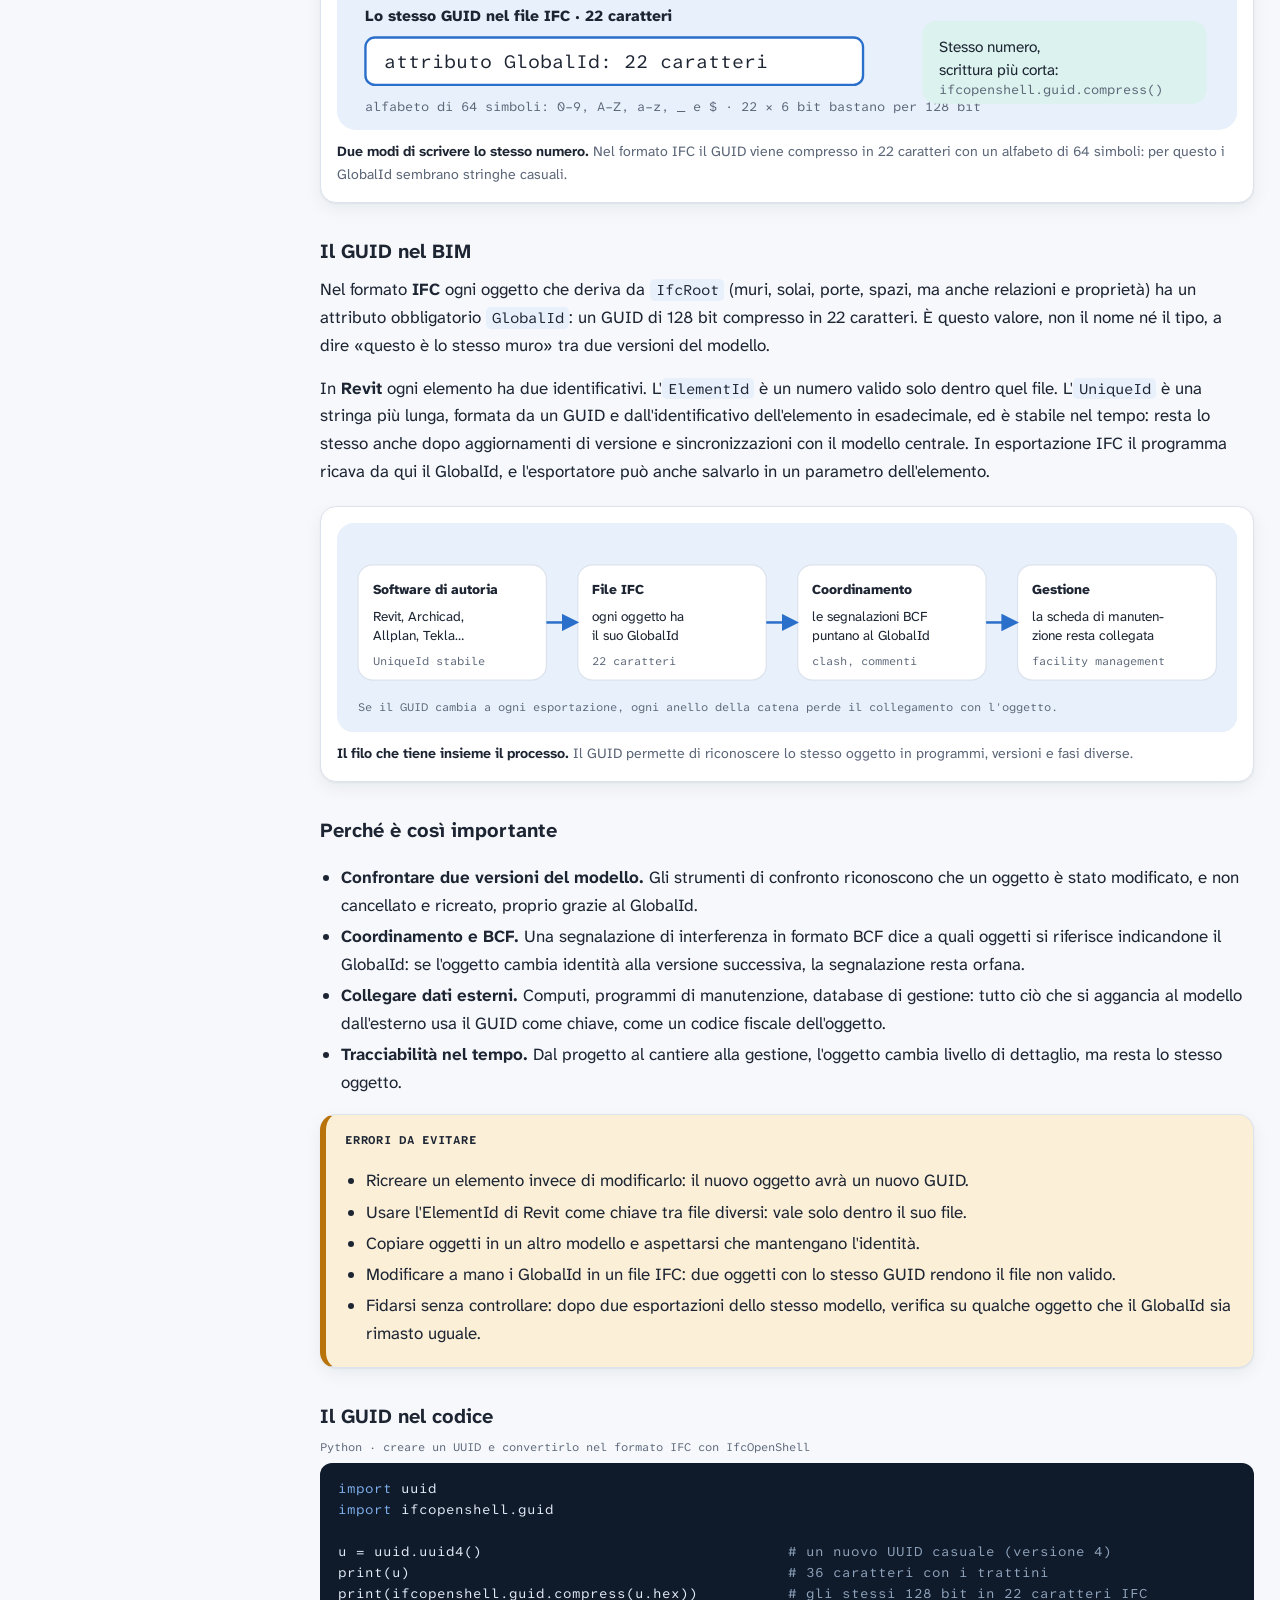
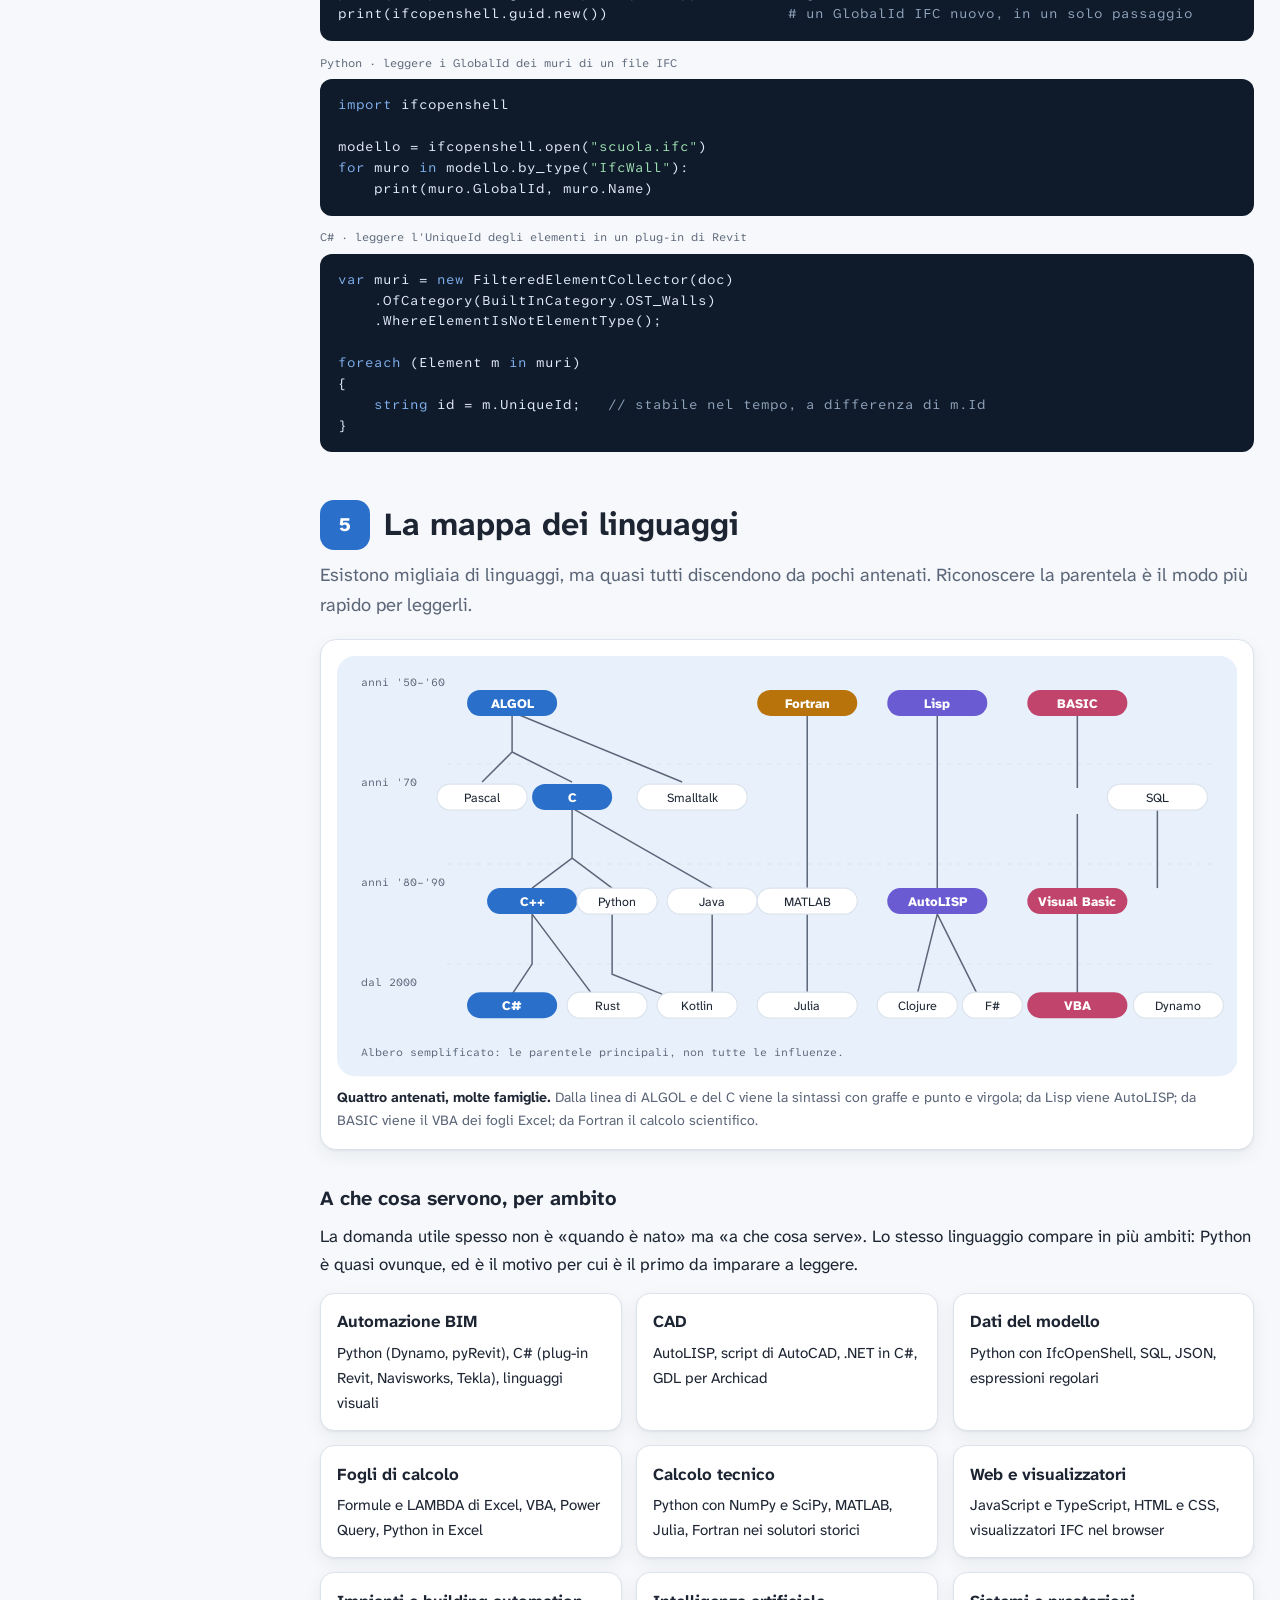
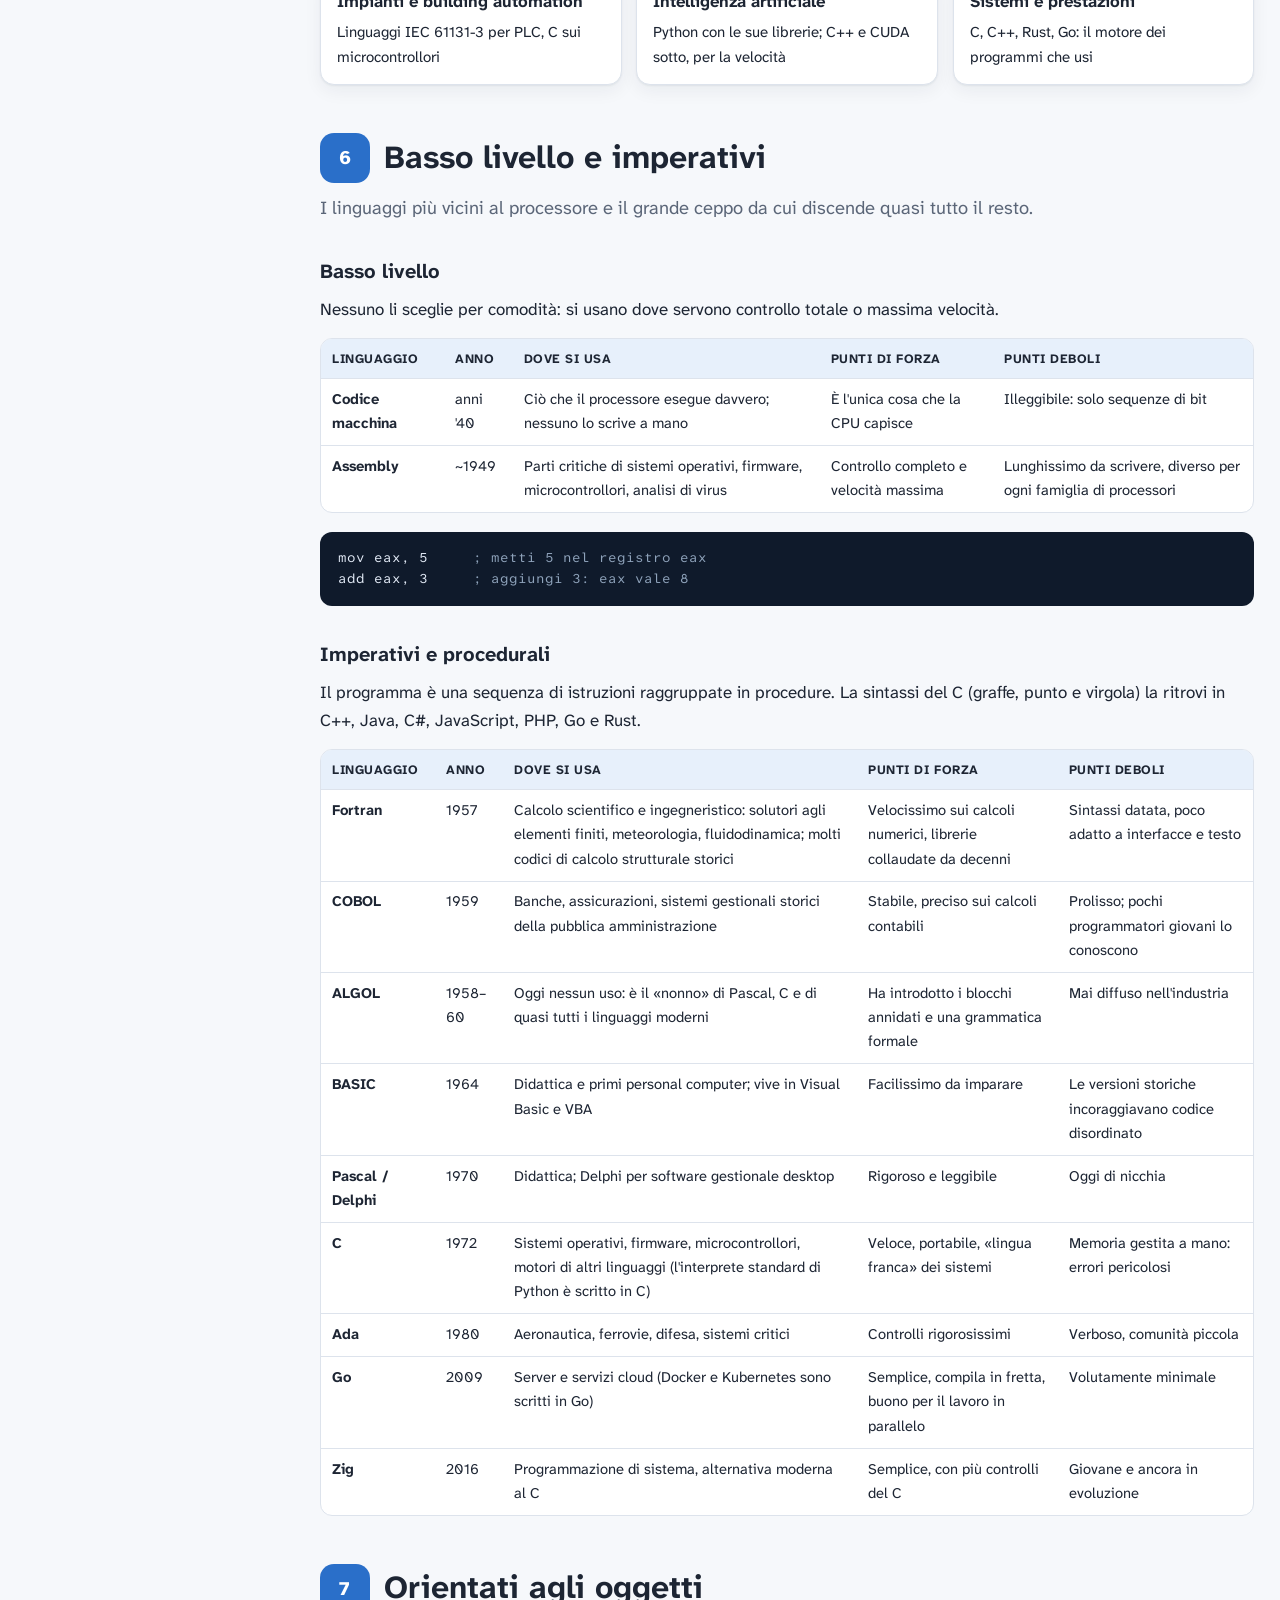
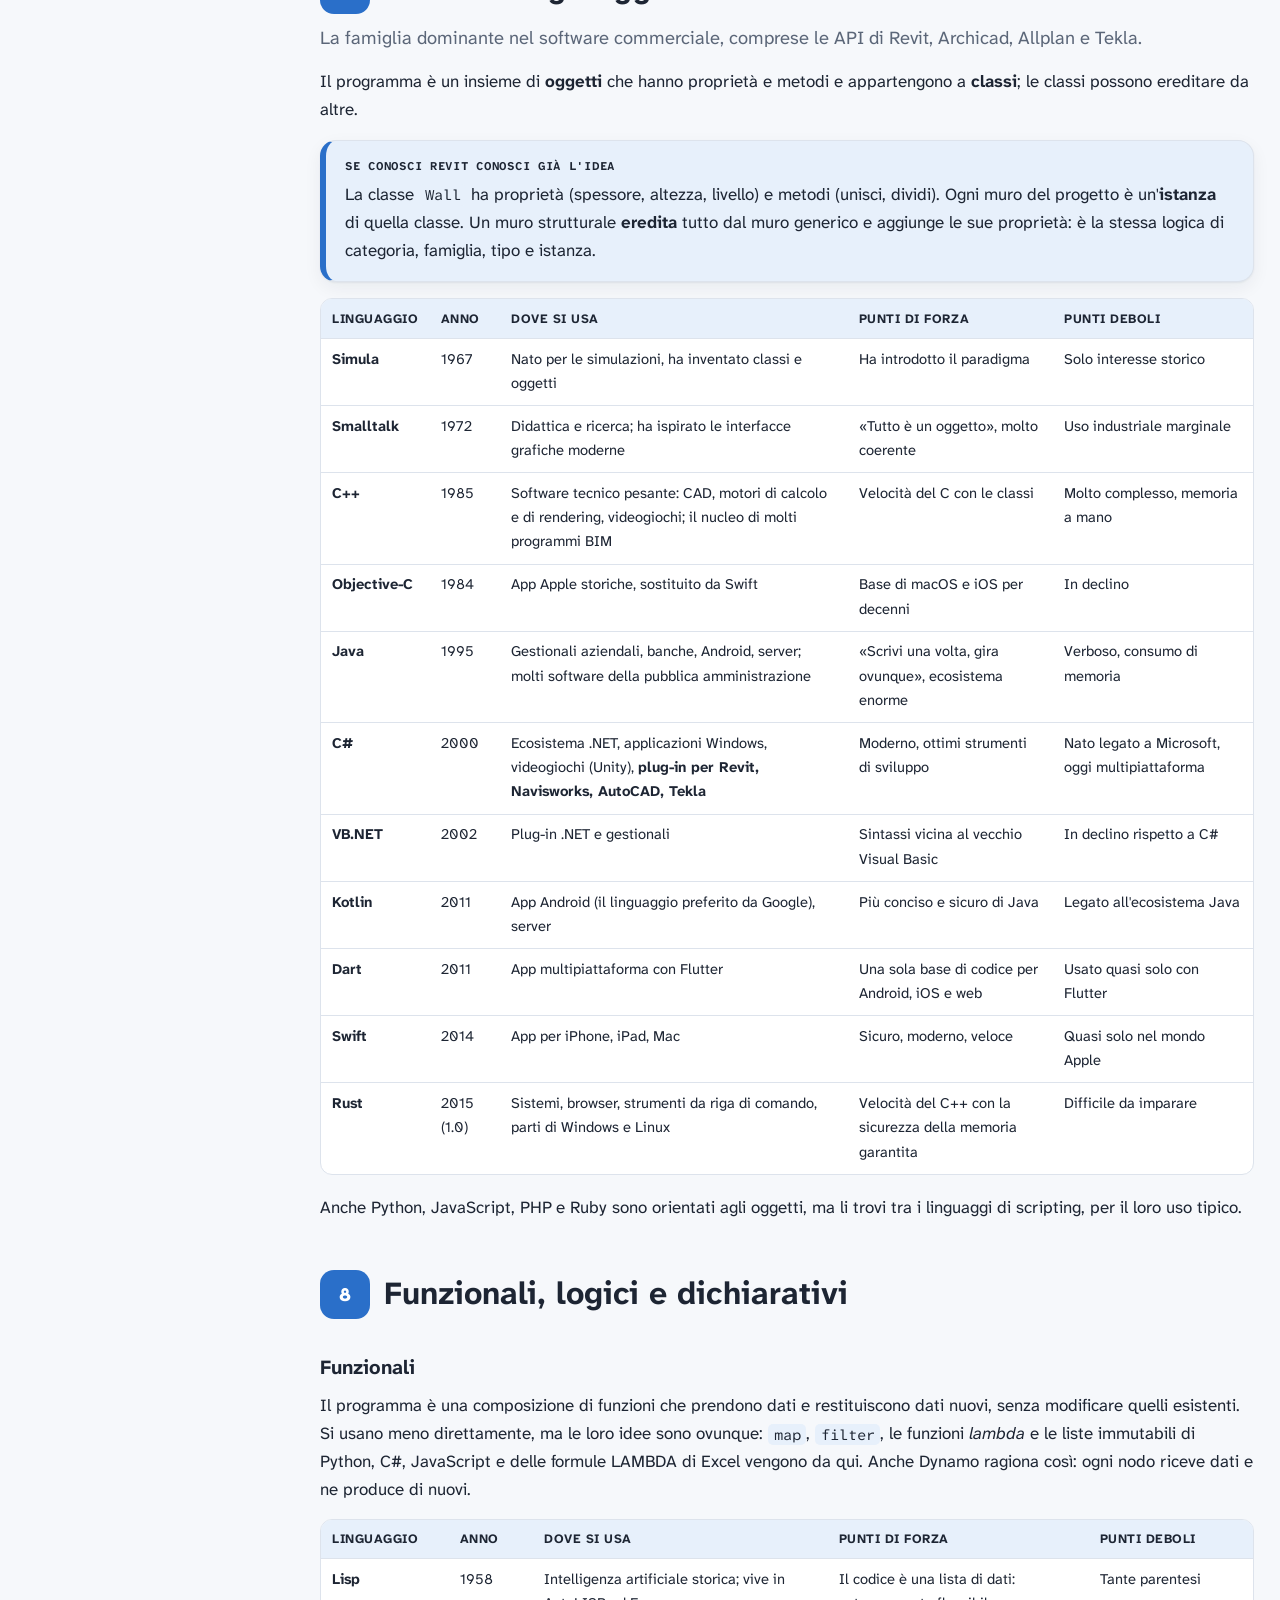
<file: manuali/linguaggi-di-programmazione.html>
<!doctype html>
<html lang="it">
<head>
<meta charset="utf-8">
<meta name="viewport" content="width=device-width,initial-scale=1">
<title>Linguaggi di programmazione per il BIM · I manuali di BIM News</title>
<meta name="description" content="Guida ai linguaggi di programmazione per chi lavora nelle costruzioni e nel BIM: famiglie, usi, esempi, cosa succede dal tasto al modello e perché il GUID è così importante.">
<link rel="stylesheet" href="manuale.css">
<script>try{var t=localStorage.getItem("tema-2026");if(t)document.documentElement.dataset.theme=t}catch(e){}</script>
</head>
<body>
<div class="topbar"><div class="in"><a class="back" href="../#studio">← BIM News · Nello studio</a><span class="sp"></span><a class="btn" href="linguaggi-di-programmazione.pdf" download>Scarica il PDF</a></div></div>
<div class="layout">
<nav class="toc" aria-label="Indice">
  <b>Indice</b>
  <ol>
    <li><a href="#guida">Come usare questa guida</a></li>
    <li><a href="#c1">1 · Concetti di base</a></li>
    <li><a href="#c2">2 · Dal tasto al modello</a></li>
    <li><a href="#c3">3 · Bit, numeri e coordinate</a></li>
    <li><a href="#c4">4 · Il GUID, l'identità degli oggetti</a></li>
    <li><a href="#c5">5 · La mappa dei linguaggi</a></li>
    <li><a href="#c6">6 · Basso livello e imperativi</a></li>
    <li><a href="#c7">7 · Orientati agli oggetti</a></li>
    <li><a href="#c8">8 · Funzionali, logici, dichiarativi</a></li>
    <li><a href="#c9">9 · Scripting e web</a></li>
    <li><a href="#c10">10 · Calcolo scientifico</a></li>
    <li><a href="#c11">11 · I linguaggi del BIM</a></li>
    <li><a href="#c12">12 · Formati che leggerai</a></li>
    <li><a href="#c13">13 · Leggere codice che non conosci</a></li>
    <li><a href="#c14">14 · Da dove cominciare</a></li>
    <li><a href="#c15">15 · Glossario</a></li>
    <li><a href="#c16">16 · Curiosità che insegnano</a></li>
    <li><a href="#fonti">Fonti e approfondimenti</a></li>
  </ol>
</nav>
<main>
<header class="cover">
  <div>
    <span class="kick">I manuali di BIM News · Nello studio</span>
    <h1>Linguaggi di programmazione per chi lavora nel BIM</h1>
    <p>Che cosa sono i linguaggi, come si riconoscono le loro famiglie, quali si incontrano in uno studio di progettazione e che cosa succede davvero, dentro il computer, tra la pressione di un tasto e la modifica di un modello.</p>
    <p class="lead">Per chi ha già visto un po' di codice e vuole orientarsi, senza essere un programmatore.</p>
    <div class="meta"><span class="pill">16 capitoli</span><span class="pill">oltre 60 linguaggi</span><span class="pill">esempi in Python, C#, Dynamo, SQL</span><span class="pill">Edizione novembre 2026</span></div>
  </div>
  <svg viewBox="0 0 360 260" role="img" aria-label="Illustrazione: dal chip al codice al modello BIM">
    <rect class="s-as" x="10" y="10" width="340" height="240" rx="22"/>
    <g transform="translate(34 150)"><rect class="s-w" x="0" y="0" width="80" height="80" rx="8"/><rect class="s-a" x="20" y="20" width="40" height="40" rx="4"/>
      <path class="s-l" d="M10 0v-8M30 0v-8M50 0v-8M70 0v-8M10 80v8M30 80v8M50 80v8M70 80v8M0 10h-8M0 30h-8M0 50h-8M0 70h-8M80 10h8M80 30h8M80 50h8M80 70h8"/><text class="s-tw" x="40" y="45" text-anchor="middle">CPU</text></g>
    <g transform="translate(140 40)"><rect class="s-w" x="0" y="0" width="120" height="96" rx="10"/><rect x="0" y="0" width="120" height="20" rx="10" class="s-a"/>
      <text class="s-tm" x="12" y="40">for m in muri:</text><text class="s-tm" x="24" y="58">if m.h &gt; 3:</text><text class="s-tm" x="36" y="76">segna(m)</text></g>
    <g transform="translate(250 150)"><path class="s-2s" d="M40 0 80 20 40 40 0 20z"/><path class="s-2" d="M0 20 40 40v40L0 60z" opacity=".55"/><path class="s-2" d="M80 20 40 40v40l40-20z"/><path class="s-l" d="M40 0 80 20v40L40 80 0 60V20zM0 20l40 20 40-20M40 40v40"/></g>
    <path class="s-al" d="M118 170c20-30 20-40 22-56M262 110c20 10 26 20 26 36" stroke-dasharray="4 5"/>
    <text class="s-tm" x="34" y="138">elettronica</text><text class="s-tm" x="160" y="152">linguaggio</text><text class="s-tm" x="262" y="246">modello</text>
  </svg>
</header>

<section class="ch" id="guida">
  <div class="ch-h"><span class="ch-n">?</span><h2>Come usare questa guida</h2></div>
  <p>Per leggere codice non serve conoscere sessanta linguaggi: serve riconoscere a quale <b>famiglia</b> appartiene un linguaggio, perché le famiglie condividono idee, parole e punteggiatura. Chi sa leggere un po' di Python riconosce la struttura di Ruby; chi ha visto C# legge Java quasi senza accorgersene.</p>
  <p>La guida segue un percorso dal basso verso l'alto. I primi quattro capitoli spiegano le idee di fondo e che cosa succede dentro il computer, con un'attenzione particolare a due temi che chi lavora nel BIM incontra ogni giorno: i numeri decimali delle coordinate e gli identificativi univoci degli oggetti. Dal capitolo 5 si passa ai linguaggi, famiglia per famiglia, con tabelle che dicono dove si usano, che cosa fanno bene e dove fanno fatica. Il capitolo 11 raccoglie quelli del mondo AEC e BIM, con esempi pronti da leggere.</p>
  <div class="box bim"><b>Le analogie da cantiere</b><p>Lungo la guida trovi riquadri come questo: collegano un concetto informatico a qualcosa che chi progetta conosce già, dalle famiglie di Revit al capitolato, dal cronoprogramma al computo.</p></div>
  <div class="box warn"><b>Le date e le versioni</b><p>Gli anni di nascita dei linguaggi sono un riferimento storico. Software, API e versioni dei linguaggi cambiano spesso: quando lavori su un programma preciso, controlla sempre la documentazione della versione che usi.</p></div>
</section>

<section class="ch" id="c1">
  <div class="ch-h"><span class="ch-n">1</span><h2>Concetti di base per orientarsi</h2></div>
  <p class="lead">Cinque idee bastano per collocare quasi ogni linguaggio: livello di astrazione, traduzione, tipi, memoria e paradigma.</p>
  <h3>Livello di astrazione</h3>
  <p>Più un linguaggio è «basso», più parla la lingua della macchina: registri, indirizzi di memoria, istruzioni del processore. Più è «alto», più parla la lingua del problema: muri, travi, liste di elementi, piani. Il basso livello è veloce ma faticoso; l'alto livello è comodo ma consuma più risorse. Ogni livello usa quello sotto senza doverne conoscere i dettagli: chi scrive Python non pensa ai transistor, come chi progetta un solaio non ricalcola la resistenza del singolo aggregato.</p>
  <figure>
    <svg viewBox="0 0 760 330" role="img" aria-label="Scala dell'astrazione, dal transistor ai linguaggi visuali">
      <defs><marker id="arr" viewBox="0 0 10 10" refX="8" refY="5" markerWidth="7" markerHeight="7" orient="auto"><path d="M0 0 10 5 0 10z" fill="currentColor"/></marker></defs>
      <g font-family="sans-serif">
        <rect class="s-as" x="0" y="0" width="760" height="330" rx="16"/>
        <g transform="translate(40 18)">
          <rect class="s-2" x="0" y="0" width="680" height="30" rx="8" opacity=".95"/><text class="s-tw" x="14" y="20">Linguaggi visuali · Dynamo, Grasshopper</text><text class="s-tw" x="666" y="20" text-anchor="end">il problema</text>
          <rect class="s-2" x="20" y="36" width="640" height="30" rx="8" opacity=".8"/><text class="s-tw" x="34" y="56">Linguaggi di alto livello · Python, C#, JavaScript</text>
          <rect class="s-a" x="40" y="72" width="600" height="30" rx="8" opacity=".75"/><text class="s-tw" x="54" y="92">Compilatore, interprete, macchina virtuale</text>
          <rect class="s-a" x="60" y="108" width="560" height="30" rx="8" opacity=".9"/><text class="s-tw" x="74" y="128">Sistema operativo · Windows, macOS, Linux</text>
          <rect class="s-4" x="80" y="144" width="520" height="30" rx="8" opacity=".85"/><text class="s-tw" x="94" y="164">Assembly e codice macchina · set di istruzioni</text>
          <rect class="s-4" x="100" y="180" width="480" height="30" rx="8"/><text class="s-tw" x="114" y="200">Processore · ALU, registri, unità di controllo</text>
          <rect class="s-3" x="120" y="216" width="440" height="30" rx="8"/><text class="s-tw" x="134" y="236">Porte logiche · AND, OR, NOT, NAND</text>
          <rect class="s-5" x="140" y="252" width="400" height="30" rx="8"/><text class="s-tw" x="154" y="272">Transistor · interruttori comandati da tensione</text><text class="s-tw" x="526" y="272" text-anchor="end">la macchina</text>
        </g>
      </g>
    </svg>
    <figcaption><b>La scala dell'astrazione.</b> Ogni gradino nasconde quello sotto. In alto si ragiona con muri e liste, in basso con tensioni e interruttori.</figcaption>
  </figure>
  <h3>Compilato, interpretato o a metà strada</h3>
  <p>Un linguaggio <b>compilato</b> (C, C++, Rust, Go) viene tradotto una volta per tutte in un file eseguibile: è veloce, ma ogni modifica richiede una nuova compilazione. Uno <b>interpretato</b> (Python, JavaScript, i vecchi BASIC) viene letto ed eseguito al momento: più lento, ma immediato da provare. In mezzo c'è il <b>bytecode</b> su macchina virtuale (Java, C#): si compila per una macchina «astratta», che poi traduce per il processore reale. È per questo che un plug-in di Revit in C# va compilato, mentre uno script Python in Dynamo si modifica e si rilancia subito.</p>
  <figure>
    <svg viewBox="0 0 760 250" role="img" aria-label="Schema: compilato, interpretato, bytecode">
      <defs><marker id="arr2" viewBox="0 0 10 10" refX="8" refY="5" markerWidth="7" markerHeight="7" orient="auto"><path d="M0 0 10 5 0 10z" style="fill:var(--muted)"/></marker></defs>
      <rect class="s-as" width="760" height="250" rx="16"/>
      <g class="s-t">
        <text class="s-tb" x="24" y="40">Compilato</text>
        <rect class="s-w" x="130" y="18" width="120" height="34" rx="8"/><text x="190" y="40" text-anchor="middle">codice C++</text>
        <path d="M252 35h48" style="fill:none;stroke:var(--muted);stroke-width:1.6" marker-end="url(#arr2)"/>
        <rect class="s-4" x="304" y="18" width="130" height="34" rx="8"/><text class="s-tw" x="369" y="40" text-anchor="middle">compilatore</text>
        <path d="M436 35h48" style="fill:none;stroke:var(--muted);stroke-width:1.6" marker-end="url(#arr2)"/>
        <rect class="s-w" x="488" y="18" width="120" height="34" rx="8"/><text x="548" y="40" text-anchor="middle">eseguibile</text>
        <path d="M610 35h40" style="fill:none;stroke:var(--muted);stroke-width:1.6" marker-end="url(#arr2)"/><text x="660" y="40">CPU</text>
        <text class="s-tb" x="24" y="120">Interpretato</text>
        <rect class="s-w" x="130" y="98" width="120" height="34" rx="8"/><text x="190" y="120" text-anchor="middle">script Python</text>
        <path d="M252 115h48" style="fill:none;stroke:var(--muted);stroke-width:1.6" marker-end="url(#arr2)"/>
        <rect class="s-2" x="304" y="98" width="304" height="34" rx="8"/><text class="s-tw" x="456" y="120" text-anchor="middle">interprete: legge ed esegue subito</text>
        <path d="M610 115h40" style="fill:none;stroke:var(--muted);stroke-width:1.6" marker-end="url(#arr2)"/><text x="660" y="120">CPU</text>
        <text class="s-tb" x="24" y="200">Bytecode</text>
        <rect class="s-w" x="130" y="178" width="120" height="34" rx="8"/><text x="190" y="200" text-anchor="middle">codice C#</text>
        <path d="M252 195h18" style="fill:none;stroke:var(--muted);stroke-width:1.6" marker-end="url(#arr2)"/>
        <rect class="s-4" x="274" y="178" width="100" height="34" rx="8"/><text class="s-tw" x="324" y="200" text-anchor="middle">compilatore</text>
        <path d="M376 195h18" style="fill:none;stroke:var(--muted);stroke-width:1.6" marker-end="url(#arr2)"/>
        <rect class="s-w" x="398" y="178" width="80" height="34" rx="8"/><text x="438" y="200" text-anchor="middle">bytecode</text>
        <path d="M480 195h18" style="fill:none;stroke:var(--muted);stroke-width:1.6" marker-end="url(#arr2)"/>
        <rect class="s-a" x="502" y="178" width="106" height="34" rx="8"/><text class="s-tw" x="555" y="200" text-anchor="middle">macchina virt.</text>
        <path d="M610 195h40" style="fill:none;stroke:var(--muted);stroke-width:1.6" marker-end="url(#arr2)"/><text x="660" y="200">CPU</text>
      </g>
    </svg>
    <figcaption><b>Tre modi di arrivare al processore.</b> Il risultato finale è sempre lo stesso: istruzioni macchina. Cambia quando e da chi vengono tradotte.</figcaption>
  </figure>
  <h3>Tipizzazione</h3>
  <p>Il <b>tipo</b> dice che cosa contiene una variabile: un numero intero, un decimale, un testo, una lista, un oggetto «Muro». Con la tipizzazione <b>statica</b> il tipo si dichiara e viene controllato prima di eseguire (C#, Java, TypeScript): più errori trovati subito, più parole da scrivere. Con quella <b>dinamica</b> il tipo si scopre durante l'esecuzione (Python, JavaScript): più rapida da scrivere, errori scoperti più tardi.</p>
  <div class="box bim"><b>Analogia da cantiere</b><p>La tipizzazione statica è un abaco di Revit con i campi a valori controllati: non puoi scrivere «alto» dove serve un'altezza in metri. Quella dinamica è un foglio Excel libero: veloce da compilare, ma gli errori emergono quando qualcuno somma una cella che contiene testo.</p></div>
  <h3>Gestione della memoria</h3>
  <p>Ogni programma usa la memoria per tenere i suoi dati, e prima o poi deve liberarla. Nei linguaggi con <b>garbage collector</b> (Java, C#, Python, JavaScript) se ne occupa un meccanismo automatico. In C e C++ la gestisce chi scrive il codice: massimo controllo, ma è la fonte di molti errori e falle di sicurezza. Rust adotta una terza via: controlla l'uso della memoria già in compilazione, con regole di «proprietà» dei dati.</p>
  <h3>Paradigmi</h3>
  <p>I paradigmi sono i modi di ragionare con cui si scrive un programma. Quasi tutti i linguaggi moderni ne mescolano più d'uno.</p>
  <div class="tbl"><table>
    <tr><th>Paradigma</th><th>Idea di fondo</th><th>Analogia da cantiere</th><th>Esempi</th></tr>
    <tr><td>Imperativo / procedurale</td><td>Una sequenza di ordini che modificano lo stato</td><td>Il cronoprogramma: fai questo, poi questo</td><td>C, Fortran, Pascal, Go</td></tr>
    <tr><td>Orientato agli oggetti</td><td>Oggetti con dati (proprietà) e comportamenti (metodi), organizzati in classi ed ereditarietà</td><td>Le famiglie di Revit: categoria, famiglia, tipo, istanza, ognuna con i suoi parametri</td><td>Java, C#, C++, Python</td></tr>
    <tr><td>Funzionale</td><td>Il programma è una catena di funzioni che producono nuovi dati senza modificare quelli esistenti</td><td>Una catena di verifiche dove ogni passaggio produce un nuovo risultato</td><td>Haskell, Lisp, F#, Elixir</td></tr>
    <tr><td>Logico</td><td>Si dichiarano fatti e regole; il sistema deduce le risposte</td><td>Il controllo automatico di un modello rispetto alle regole di una norma</td><td>Prolog, Datalog</td></tr>
    <tr><td>Dichiarativo</td><td>Si descrive <i>che cosa</i> si vuole, non <i>come</i> ottenerlo</td><td>Il capitolato prestazionale invece di quello descrittivo</td><td>SQL, HTML, espressioni regolari</td></tr>
    <tr><td>Visuale</td><td>Si programma collegando blocchi invece di scrivere testo</td><td>Uno schema a blocchi di un impianto</td><td>Dynamo, Grasshopper, Scratch</td></tr>
  </table></div>
</section>

<section class="ch" id="c2">
  <div class="ch-h"><span class="ch-n">2</span><h2>Dal tasto al modello: elettricità, elettronica e codice</h2></div>
  <p class="lead">Selezioni un muro in Revit e premi <code>Canc</code>. Il muro sparisce. In mezzo, in una frazione di secondo, succedono almeno otto passaggi, dalla corrente elettrica al database del modello.</p>
  <figure>
    <svg viewBox="0 0 900 360" role="img" aria-label="Il percorso di un tasto premuto fino alla modifica del modello">
      <defs><marker id="arr3" viewBox="0 0 10 10" refX="8" refY="5" markerWidth="7" markerHeight="7" orient="auto"><path d="M0 0 10 5 0 10z" style="fill:var(--accent)"/></marker></defs>
      <rect class="s-as" width="900" height="360" rx="18"/>
      <g class="s-t">
        <g transform="translate(24 30)"><rect class="s-w" width="190" height="120" rx="14"/><circle class="s-5" cx="26" cy="26" r="15"/><text class="s-tw" x="26" y="31" text-anchor="middle">1</text><text class="s-tb" x="50" y="31">Il tasto</text><text x="14" y="62">Chiude un contatto</text><text x="14" y="80">nella matrice di righe</text><text x="14" y="98">e colonne della tastiera</text><text class="s-tm" x="14" y="114">elettricità</text></g>
        <g transform="translate(244 30)"><rect class="s-w" width="190" height="120" rx="14"/><circle class="s-5" cx="26" cy="26" r="15"/><text class="s-tw" x="26" y="31" text-anchor="middle">2</text><text class="s-tb" x="50" y="31">Il controllore</text><text x="14" y="62">Scansiona la matrice,</text><text x="14" y="80">filtra i rimbalzi, trova</text><text x="14" y="98">il codice del tasto</text><text class="s-tm" x="14" y="114">elettronica · firmware</text></g>
        <g transform="translate(464 30)"><rect class="s-w" width="190" height="120" rx="14"/><circle class="s-3" cx="26" cy="26" r="15"/><text class="s-tw" x="26" y="31" text-anchor="middle">3</text><text class="s-tb" x="50" y="31">Il cavo USB</text><text x="14" y="62">Il PC interroga la</text><text x="14" y="80">tastiera a intervalli fissi:</text><text x="14" y="98">arriva un «report» HID</text><text class="s-tm" x="14" y="114">protocollo</text></g>
        <g transform="translate(684 30)"><rect class="s-w" width="190" height="120" rx="14"/><circle class="s-3" cx="26" cy="26" r="15"/><text class="s-tw" x="26" y="31" text-anchor="middle">4</text><text class="s-tb" x="50" y="31">Interrupt e driver</text><text x="14" y="62">Il controller avvisa la</text><text x="14" y="80">CPU; il driver legge</text><text x="14" y="98">il codice ricevuto</text><text class="s-tm" x="14" y="114">hardware → software</text></g>
        <path d="M214 90h28" style="fill:none;stroke:var(--accent);stroke-width:2.4" marker-end="url(#arr3)"/><path d="M434 90h28" style="fill:none;stroke:var(--accent);stroke-width:2.4" marker-end="url(#arr3)"/><path d="M654 90h28" style="fill:none;stroke:var(--accent);stroke-width:2.4" marker-end="url(#arr3)"/>
        <path d="M780 152v36H120v28" style="fill:none;stroke:var(--accent);stroke-width:2.4" marker-end="url(#arr3)"/>
        <g transform="translate(24 218)"><rect class="s-w" width="190" height="120" rx="14"/><circle class="s-4" cx="26" cy="26" r="15"/><text class="s-tw" x="26" y="31" text-anchor="middle">5</text><text class="s-tb" x="50" y="31">Sistema operativo</text><text x="14" y="62">Traduce il codice in un</text><text x="14" y="80">evento e lo consegna</text><text x="14" y="98">alla finestra attiva</text><text class="s-tm" x="14" y="114">Windows · macOS</text></g>
        <g transform="translate(244 218)"><rect class="s-w" width="190" height="120" rx="14"/><circle class="s-4" cx="26" cy="26" r="15"/><text class="s-tw" x="26" y="31" text-anchor="middle">6</text><text class="s-tb" x="50" y="31">L'applicazione</text><text x="14" y="62">Il ciclo degli eventi di</text><text x="14" y="80">Revit riceve «Canc» e lo</text><text x="14" y="98">associa al comando Elimina</text><text class="s-tm" x="14" y="114">codice dell'app</text></g>
        <g transform="translate(464 218)"><rect class="s-w" width="190" height="120" rx="14"/><circle class="s-2" cx="26" cy="26" r="15"/><text class="s-tw" x="26" y="31" text-anchor="middle">7</text><text class="s-tb" x="50" y="31">Il modello</text><text x="14" y="62">Una transazione toglie</text><text x="14" y="80">l'elemento e aggiorna</text><text x="14" y="98">ciò che ne dipende</text><text class="s-tm" x="14" y="114">database del modello</text></g>
        <g transform="translate(684 218)"><rect class="s-w" width="190" height="120" rx="14"/><circle class="s-2" cx="26" cy="26" r="15"/><text class="s-tw" x="26" y="31" text-anchor="middle">8</text><text class="s-tb" x="50" y="31">Lo schermo</text><text x="14" y="62">Le viste si rigenerano,</text><text x="14" y="80">la scheda video ridisegna,</text><text x="14" y="98">il monitor si aggiorna</text><text class="s-tm" x="14" y="114">grafica</text></g>
        <path d="M214 278h28" style="fill:none;stroke:var(--accent);stroke-width:2.4" marker-end="url(#arr3)"/><path d="M434 278h28" style="fill:none;stroke:var(--accent);stroke-width:2.4" marker-end="url(#arr3)"/><path d="M654 278h28" style="fill:none;stroke:var(--accent);stroke-width:2.4" marker-end="url(#arr3)"/>
      </g>
    </svg>
    <figcaption><b>Dal dito al modello in otto passaggi.</b> I primi quattro sono elettronica e protocolli, il quinto è il sistema operativo, gli ultimi tre sono il software che usi ogni giorno.</figcaption>
  </figure>
  <h3>Passo per passo</h3>
  <ol class="steps">
    <li><b>Il tasto chiude un circuito.</b> Sotto i tasti c'è una griglia di conduttori disposti in righe e colonne. Premendo, un contatto mette in comunicazione una riga e una colonna (nelle tastiere ottiche o capacitive cambia il principio, non il risultato): un piccolo passaggio di corrente diventa la prova che quel tasto è premuto.</li>
    <li><b>Il controllore della tastiera trova il tasto.</b> Un microcontrollore, cioè un minuscolo computer dentro la tastiera, alimenta le righe una alla volta e legge le colonne, moltissime volte al secondo. Quando trova un incrocio chiuso sa quale tasto è. Prima di crederci aspetta qualche millesimo di secondo, perché un contatto meccanico «rimbalza» e per un istante si apre e si chiude più volte: è il <i>debounce</i>. Poi traduce la posizione in un codice standard.</li>
    <li><b>Il messaggio viaggia sul cavo.</b> Con USB è il computer a interrogare la tastiera a intervalli regolari, di solito ogni pochi millesimi di secondo. La tastiera risponde con un piccolo pacchetto di dati, il <i>report</i>, definito dallo standard HID (<i>Human Interface Device</i>), che dice quali tasti sono premuti. Lo stesso standard vale per mouse, joystick e molte tastiere Bluetooth.</li>
    <li><b>L'hardware avvisa il processore.</b> Il controller USB del computer riceve i dati e manda alla CPU un <i>interrupt</i>, una specie di campanello: il processore sospende per un attimo ciò che stava facendo, esegue il driver della tastiera e poi riprende. Il driver è il primo pezzo di software della catena.</li>
    <li><b>Il sistema operativo crea un evento.</b> Windows traduce il codice del tasto in un tasto «virtuale» (indipendente dal modello di tastiera) e, tenendo conto del layout italiano, nel carattere corrispondente. Poi consegna l'evento alla finestra che ha il fuoco: per questo, se stai scrivendo in un'altra finestra, il muro non sparisce.</li>
    <li><b>L'applicazione decide che cosa significa.</b> Ogni programma con interfaccia grafica gira intorno a un <i>ciclo degli eventi</i>: aspetta un evento, lo gestisce, aspetta il successivo. Revit riceve «tasto Canc premuto» e lo collega al comando Elimina, come farebbe con una scorciatoia da tastiera che hai personalizzato.</li>
    <li><b>Il comando modifica il database del modello.</b> Un modello BIM è un database di oggetti collegati. Il comando apre una <i>transazione</i>: toglie il muro, aggiorna gli elementi che dipendono da lui (porte, finestre, quote, locali) e chiude la transazione. Se qualcosa va storto la transazione si annulla per intero: è il motivo per cui un comando non lascia mai il modello a metà, ed è lo stesso meccanismo su cui si basa il comando Annulla.</li>
    <li><b>Le viste si ridisegnano.</b> Il programma rigenera le viste interessate e passa la geometria alla scheda video (GPU), che calcola i pixel. Il monitor aggiorna l'immagine decine di volte al secondo e, al refresh successivo, il muro non c'è più.</li>
  </ol>
  <div class="box bim"><b>Perché interessa a chi fa BIM</b><p>Quando uno script Dynamo o un plug-in modifica il modello, salta i passi da 1 a 6 ma passa sempre dal 7: lavora dentro una transazione. Per questo l'API di Revit chiede di aprire e chiudere esplicitamente una transazione prima di cambiare qualcosa, e per questo un'operazione automatica si annulla tutta insieme con un solo «Annulla».</p></div>
  <h3>Che cosa vuol dire «elettronica che calcola»</h3>
  <p><b>Il transistor è un interruttore.</b> Un transistor lascia passare corrente oppure no a seconda della tensione sul suo terminale di comando. Tensione alta vale 1, tensione bassa vale 0: è il <b>bit</b>. Un processore moderno contiene miliardi di transistor.</p>
  <p><b>Le porte logiche fanno ragionamenti elementari.</b> Pochi transistor collegati formano porte AND, OR e NOT. Con la sola porta NAND si può costruire qualsiasi altra funzione logica. È l'algebra di Boole (1854) diventata circuito: lo stesso <code>and</code>, <code>or</code>, <code>not</code> che leggerai in ogni <code>if</code>.</p>
  <figure>
    <svg viewBox="0 0 760 230" role="img" aria-label="Interruttore, transistor e porta logica">
      <rect class="s-as" width="760" height="230" rx="16"/>
      <g transform="translate(30 40)">
        <text class="s-tb" x="0" y="0">Un interruttore</text>
        <path class="s-l" d="M0 70h60M100 70h60" /><circle class="s-w" cx="60" cy="70" r="4"/><circle class="s-w" cx="100" cy="70" r="4"/><path class="s-l" d="M62 68 96 46"/>
        <text class="s-tm" x="0" y="110">aperto = 0 · chiuso = 1</text>
      </g>
      <g transform="translate(270 40)">
        <text class="s-tb" x="0" y="0">Un transistor</text>
        <path class="s-l" d="M70 20v30M70 90v30M40 70h20M60 50v40"/><path class="s-l" d="M64 56l20-10M64 84l20 10M84 46v-26M84 94v26"/>
        <text class="s-tm" x="0" y="74">comando</text><text class="s-tm" x="92" y="30">corrente</text>
        <text class="s-tm" x="0" y="140">la tensione sul comando apre o chiude</text>
      </g>
      <g transform="translate(520 40)">
        <text class="s-tb" x="0" y="0">Una porta NAND</text>
        <path class="s-al" d="M20 30h30a30 30 0 0 1 0 60H20z"/><circle class="s-w" cx="86" cy="60" r="5" style="stroke:var(--accent);stroke-width:2"/>
        <path class="s-l" d="M0 45h20M0 75h20M91 60h30"/><text class="s-tm" x="-6" y="40">A</text><text class="s-tm" x="-6" y="92">B</text><text class="s-tm" x="126" y="64">esce 0 solo se</text><text class="s-tm" x="126" y="78">A e B valgono 1</text>
        <text class="s-tm" x="0" y="140">con sole NAND si costruisce tutto</text>
      </g>
    </svg>
    <figcaption><b>Dall'interruttore al ragionamento.</b> Un bit è uno stato elettrico; una porta logica è un piccolo gruppo di interruttori che decide un'uscita in base agli ingressi.</figcaption>
  </figure>
  <p><b>Dalle porte al calcolo e alla memoria.</b> Combinando porte si ottiene un sommatore, che somma due numeri binari. Collegandole «in retroazione», con l'uscita che torna all'ingresso, si ottiene un <i>flip-flop</i>, che ricorda un bit: è la base dei registri e della memoria.</p>
  <p><b>Il processore.</b> Contiene un'unità aritmetico-logica (ALU) che fa i calcoli, pochi registri velocissimi e un'unità di controllo che, a ogni colpo di clock, ripete il ciclo <i>preleva, decodifica, esegui</i>: legge un'istruzione dalla memoria, capisce che cosa chiede, la esegue, passa alla successiva. Un clock di 3 GHz scandisce tre miliardi di colpi al secondo.</p>
  <p><b>L'architettura di von Neumann (1945).</b> Programma e dati stanno nella stessa memoria, organizzata come una fila di celle numerate (gli indirizzi). Quasi tutti i computer seguono ancora questo schema, ed è il motivo per cui la programmazione imperativa, cioè una sequenza di ordini che modificano celle di memoria, è la più diffusa: rispecchia la macchina.</p>
  <p><b>Il set di istruzioni.</b> Ogni famiglia di processori ha il suo vocabolario di istruzioni elementari: x86-64 per la maggior parte dei PC con Windows, ARM per telefoni, tablet e Mac recenti. Il <b>codice macchina</b> sono queste istruzioni in binario; l'<b>assembly</b> è la stessa cosa scritta con sigle leggibili, una riga per istruzione.</p>
  <h3>Che cosa si porta dietro ogni linguaggio dall'hardware</h3>
  <div class="tbl"><table>
    <tr><th>Cosa vedi nel codice</th><th>Cosa succede sotto</th></tr>
    <tr><td>Variabile <code>x = 5</code></td><td>Una cella di memoria a un certo indirizzo, in cui si scrive 5 in binario</td></tr>
    <tr><td>Tipi <code>int</code>, <code>float</code>, <code>bool</code>, <code>string</code></td><td>Istruzioni diverse del processore: la stessa sequenza di bit può essere un intero o un decimale, a seconda del tipo</td></tr>
    <tr><td>Intero che «impazzisce» oltre un limite</td><td>Un intero a 32 bit ha posto per circa ±2,1 miliardi; oltre, i bit ricominciano (<i>overflow</i>)</td></tr>
    <tr><td><code>0.1 + 0.2</code> che non fa <code>0.3</code></td><td>I decimali sono in virgola mobile binaria (norma IEEE 754): lo vediamo nel capitolo 3</td></tr>
    <tr><td>Liste che partono da 0</td><td>L'indice è lo spostamento dall'indirizzo iniziale: il primo elemento è a spostamento 0</td></tr>
    <tr><td><code>if</code> / <code>else</code></td><td>Un salto condizionato: «se il registro vale 0, salta all'istruzione n»</td></tr>
    <tr><td>Cicli <code>for</code> / <code>while</code></td><td>Un salto all'indietro ripetuto finché la condizione è vera</td></tr>
    <tr><td>Funzioni</td><td>Lo <i>stack</i>: si salva il punto di ritorno, si salta alla funzione, poi si torna. Una ricorsione senza fine esaurisce lo stack (<i>stack overflow</i>)</td></tr>
    <tr><td><code>null</code> / <code>None</code></td><td>Un riferimento che non punta a niente: usarlo genera l'errore più comune di tutti</td></tr>
    <tr><td>Thread, <code>async</code>, parallelismo</td><td>Da metà anni 2000 la frequenza dei processori cresce poco: si aumentano i core. Molti linguaggi recenti nascono anche per sfruttarli in sicurezza</td></tr>
    <tr><td>Calcolo su GPU</td><td>Migliaia di piccoli core che fanno la stessa operazione su molti dati: grafica, rendering, intelligenza artificiale</td></tr>
  </table></div>
</section>

<section class="ch" id="c3">
  <div class="ch-h"><span class="ch-n">3</span><h2>Bit, numeri e coordinate</h2></div>
  <p class="lead">Tutto, nel computer, è una fila di 0 e 1: lettere, colori, coordinate, modelli. Capire come vengono rappresentati i numeri evita errori molto concreti nei modelli e nei fogli di calcolo.</p>
  <figure>
    <svg viewBox="0 0 760 240" role="img" aria-label="La lettera A in binario e la struttura di un numero decimale a 64 bit">
      <rect class="s-as" width="760" height="240" rx="16"/>
      <g transform="translate(30 30)">
        <text class="s-tb" x="0" y="10">Un byte: la lettera «A»</text>
        <rect class="s-a" x="0" y="26" width="56" height="56" rx="10"/><text class="s-tw" x="28" y="62" text-anchor="middle" style="font-size:26px">A</text>
        <text class="s-t" x="74" y="60">= 65 =</text>
        <g transform="translate(130 26)"><rect class="s-w" x="0" y="0" width="34" height="56" rx="6"/><rect class="s-2" x="38" y="0" width="34" height="56" rx="6"/><rect class="s-w" x="76" y="0" width="34" height="56" rx="6"/><rect class="s-w" x="114" y="0" width="34" height="56" rx="6"/><rect class="s-w" x="152" y="0" width="34" height="56" rx="6"/><rect class="s-w" x="190" y="0" width="34" height="56" rx="6"/><rect class="s-w" x="228" y="0" width="34" height="56" rx="6"/><rect class="s-2" x="266" y="0" width="34" height="56" rx="6"/>
          <text class="s-t" x="17" y="34" text-anchor="middle">0</text><text class="s-tw" x="55" y="34" text-anchor="middle">1</text><text class="s-t" x="93" y="34" text-anchor="middle">0</text><text class="s-t" x="131" y="34" text-anchor="middle">0</text><text class="s-t" x="169" y="34" text-anchor="middle">0</text><text class="s-t" x="207" y="34" text-anchor="middle">0</text><text class="s-t" x="245" y="34" text-anchor="middle">0</text><text class="s-tw" x="283" y="34" text-anchor="middle">1</text></g>
        <text class="s-tm" x="130" y="100">8 bit = 1 byte · 64 + 1 = 65</text>
        <text class="s-tb" x="0" y="140">Un decimale a 64 bit (IEEE 754)</text>
        <rect class="s-5" x="0" y="154" width="22" height="34" rx="5"/><rect class="s-3" x="24" y="154" width="120" height="34" rx="5"/><rect class="s-4" x="146" y="154" width="550" height="34" rx="5"/>
        <text class="s-tw" x="11" y="176" text-anchor="middle">±</text><text class="s-tw" x="84" y="176" text-anchor="middle">esponente · 11 bit</text><text class="s-tw" x="421" y="176" text-anchor="middle">cifre significative (mantissa) · 52 bit</text>
        <text class="s-tm" x="0" y="206">circa 15–16 cifre decimali significative in tutto, prima e dopo la virgola</text>
      </g>
    </svg>
    <figcaption><b>Testo e numeri sono codici.</b> Una lettera è un numero in una tabella condivisa (ASCII, oggi Unicode); un decimale è un segno, un esponente e un numero limitato di cifre.</figcaption>
  </figure>
  <h3>Il testo: da ASCII a Unicode</h3>
  <p>Per scrivere una lettera il computer usa un numero preso da una tabella condivisa. La tabella storica, ASCII, aveva 128 caratteri: niente lettere accentate. Oggi si usa Unicode, che assegna un numero a oltre centomila caratteri di tutte le lingue, e quasi sempre la codifica UTF-8 per salvarli. Quando in un file esportato compaiono simboli strani al posto delle accentate (<code>Ã¨</code> invece di <code>è</code>), un programma ha letto in un modo un testo scritto in un altro.</p>
  <h3>I decimali: perché 0,1 + 0,2 non fa 0,3</h3>
  <p>I numeri decimali sono salvati in <b>virgola mobile binaria</b>, secondo la norma IEEE 754. Come 1/3 in base dieci diventa 0,3333… senza fine, così 0,1 in base due è un numero periodico: il computer lo tronca, e il risultato di <code>0.1 + 0.2</code> è <code>0.30000000000000004</code>. Non è un difetto di un linguaggio: succede in Python, in C#, in JavaScript e anche in Excel.</p>
  <div class="box warn"><b>Regola pratica</b><p>Non confrontare mai due decimali con <code>==</code>. Confrontali con una tolleranza: <code>abs(a - b) &lt; 1e-9</code>. Vale per le lunghezze lette da un modello, per le aree e per i risultati di calcolo.</p></div>
  <h3>Coordinate lontane dall'origine</h3>
  <p>Un decimale a 64 bit ha circa 15–16 cifre significative in tutto. Se una coordinata è molto grande, per esempio una coordinata geografica espressa in millimetri, le cifre «si consumano» prima della virgola e ne restano meno per i decimali. Molti programmi di grafica lavorano poi internamente con numeri a 32 bit, che di cifre ne hanno circa sette. Ecco perché i software BIM consigliano di modellare vicino all'origine interna e di gestire la posizione reale con un sistema di coordinate condiviso, invece di spostare la geometria a chilometri di distanza.</p>
  <div class="box bim"><b>Unità interne</b><p>I programmi non salvano «metri» o «millimetri»: salvano numeri in un'unità interna e li convertono quando li mostrano. L'API di Revit, per esempio, restituisce le lunghezze in piedi e gli angoli in radianti, qualunque siano le unità del progetto: uno script che legge una lunghezza e la scrive in un foglio senza convertirla sbaglia di un fattore 0,3048. Controlla sempre l'unità interna del programma su cui lavori.</p></div>
</section>

<section class="ch" id="c4">
  <div class="ch-h"><span class="ch-n">4</span><h2>Il GUID: l'identità degli oggetti</h2></div>
  <p class="lead">Un muro può cambiare nome, tipo, spessore, livello. Quello che non deve cambiare mai è la sua identità. Il GUID serve a questo.</p>
  <h3>Che cos'è</h3>
  <p>GUID significa <i>Globally Unique Identifier</i>, identificatore unico globale; lo stesso concetto si chiama anche UUID (<i>Universally Unique Identifier</i>). È un numero a <b>128 bit</b>, di solito scritto come 32 cifre esadecimali divise in cinque gruppi da 8, 4, 4, 4 e 12 caratteri. Lo standard di riferimento è l'RFC 9562, pubblicato nel maggio 2024, che ha sostituito il precedente RFC 4122.</p>
  <p>La forza del GUID è che <b>non serve un registro centrale</b>: ogni programma, su ogni computer, può generarne uno da solo con la certezza pratica che nessun altro, al mondo, ne generi uno uguale. Nella versione più comune (la 4) quasi tutti i bit sono casuali: le combinazioni possibili sono così tante che, per avere anche solo una probabilità su due di trovare due GUID uguali, bisognerebbe generarne miliardi di miliardi.</p>
  <figure>
    <svg viewBox="0 0 760 270" role="img" aria-label="Anatomia di un GUID e della sua forma compressa IFC">
      <rect class="s-as" width="760" height="270" rx="16"/>
      <g transform="translate(24 28)">
        <text class="s-tb" x="0" y="8">Un GUID scritto per esteso · 36 caratteri</text>
        <g transform="translate(0 22)" style="font-family:var(--mono);font-size:15px">
          <rect class="s-a" x="0" y="0" width="152" height="40" rx="8"/><text class="s-tw" x="76" y="26" text-anchor="middle" style="font-family:var(--mono)">3f2504e0</text>
          <rect class="s-2" x="160" y="0" width="80" height="40" rx="8"/><text class="s-tw" x="200" y="26" text-anchor="middle" style="font-family:var(--mono)">4f89</text>
          <rect class="s-4" x="248" y="0" width="80" height="40" rx="8"/><text class="s-tw" x="288" y="26" text-anchor="middle" style="font-family:var(--mono)">41d3</text>
          <rect class="s-3" x="336" y="0" width="80" height="40" rx="8"/><text class="s-tw" x="376" y="26" text-anchor="middle" style="font-family:var(--mono)">9a0c</text>
          <rect class="s-5" x="424" y="0" width="226" height="40" rx="8"/><text class="s-tw" x="537" y="26" text-anchor="middle" style="font-family:var(--mono)">0305e82c3301</text>
        </g>
        <text class="s-tm" x="0" y="84">8 – 4 – 4 – 4 – 12 cifre esadecimali (0–9, a–f) = 128 bit · esempio dimostrativo</text>
        <path d="M325 98v26" style="fill:none;stroke:var(--accent);stroke-width:2.4" marker-end="url(#arr3)"/>
        <text class="s-tb" x="0" y="150">Lo stesso GUID nel file IFC · 22 caratteri</text>
        <g transform="translate(0 164)"><rect class="s-w" x="0" y="0" width="420" height="40" rx="8" style="stroke:var(--accent);stroke-width:2"/><text x="16" y="26" style="font-family:var(--mono);font-size:16px;fill:var(--ink)">attributo GlobalId: 22 caratteri</text></g>
        <text class="s-tm" x="0" y="226">alfabeto di 64 simboli: 0–9, A–Z, a–z, _ e $ · 22 × 6 bit bastano per 128 bit</text>
        <g transform="translate(470 150)"><rect class="s-2s" x="0" y="0" width="240" height="70" rx="12"/><text class="s-t" x="14" y="26">Stesso numero,</text><text class="s-t" x="14" y="46">scrittura più corta:</text><text class="s-tm" x="14" y="62">ifcopenshell.guid.compress()</text></g>
      </g>
    </svg>
    <figcaption><b>Due modi di scrivere lo stesso numero.</b> Nel formato IFC il GUID viene compresso in 22 caratteri con un alfabeto di 64 simboli: per questo i GlobalId sembrano stringhe casuali.</figcaption>
  </figure>
  <h3>Il GUID nel BIM</h3>
  <p>Nel formato <b>IFC</b> ogni oggetto che deriva da <code>IfcRoot</code> (muri, solai, porte, spazi, ma anche relazioni e proprietà) ha un attributo obbligatorio <code>GlobalId</code>: un GUID di 128 bit compresso in 22 caratteri. È questo valore, non il nome né il tipo, a dire «questo è lo stesso muro» tra due versioni del modello.</p>
  <p>In <b>Revit</b> ogni elemento ha due identificativi. L'<code>ElementId</code> è un numero valido solo dentro quel file. L'<code>UniqueId</code> è una stringa più lunga, formata da un GUID e dall'identificativo dell'elemento in esadecimale, ed è stabile nel tempo: resta lo stesso anche dopo aggiornamenti di versione e sincronizzazioni con il modello centrale. In esportazione IFC il programma ricava da qui il GlobalId, e l'esportatore può anche salvarlo in un parametro dell'elemento.</p>
  <figure>
    <svg viewBox="0 0 860 200" role="img" aria-label="Il GUID accompagna l'oggetto lungo tutto il processo">
      <rect class="s-as" width="860" height="200" rx="16"/>
      <g class="s-t">
        <g transform="translate(20 40)"><rect class="s-w" width="180" height="110" rx="14"/><text class="s-tb" x="14" y="28">Software di autoria</text><text x="14" y="54">Revit, Archicad,</text><text x="14" y="72">Allplan, Tekla…</text><text class="s-tm" x="14" y="96">UniqueId stabile</text></g>
        <g transform="translate(230 40)"><rect class="s-w" width="180" height="110" rx="14"/><text class="s-tb" x="14" y="28">File IFC</text><text x="14" y="54">ogni oggetto ha</text><text x="14" y="72">il suo GlobalId</text><text class="s-tm" x="14" y="96">22 caratteri</text></g>
        <g transform="translate(440 40)"><rect class="s-w" width="180" height="110" rx="14"/><text class="s-tb" x="14" y="28">Coordinamento</text><text x="14" y="54">le segnalazioni BCF</text><text x="14" y="72">puntano al GlobalId</text><text class="s-tm" x="14" y="96">clash, commenti</text></g>
        <g transform="translate(650 40)"><rect class="s-w" width="190" height="110" rx="14"/><text class="s-tb" x="14" y="28">Gestione</text><text x="14" y="54">la scheda di manuten-</text><text x="14" y="72">zione resta collegata</text><text class="s-tm" x="14" y="96">facility management</text></g>
        <path d="M200 95h28" style="fill:none;stroke:var(--accent);stroke-width:2.4" marker-end="url(#arr3)"/><path d="M410 95h28" style="fill:none;stroke:var(--accent);stroke-width:2.4" marker-end="url(#arr3)"/><path d="M620 95h28" style="fill:none;stroke:var(--accent);stroke-width:2.4" marker-end="url(#arr3)"/>
        <text class="s-tm" x="20" y="180">Se il GUID cambia a ogni esportazione, ogni anello della catena perde il collegamento con l'oggetto.</text>
      </g>
    </svg>
    <figcaption><b>Il filo che tiene insieme il processo.</b> Il GUID permette di riconoscere lo stesso oggetto in programmi, versioni e fasi diverse.</figcaption>
  </figure>
  <h3>Perché è così importante</h3>
  <ul>
    <li><b>Confrontare due versioni del modello.</b> Gli strumenti di confronto riconoscono che un oggetto è stato modificato, e non cancellato e ricreato, proprio grazie al GlobalId.</li>
    <li><b>Coordinamento e BCF.</b> Una segnalazione di interferenza in formato BCF dice a quali oggetti si riferisce indicandone il GlobalId: se l'oggetto cambia identità alla versione successiva, la segnalazione resta orfana.</li>
    <li><b>Collegare dati esterni.</b> Computi, programmi di manutenzione, database di gestione: tutto ciò che si aggancia al modello dall'esterno usa il GUID come chiave, come un codice fiscale dell'oggetto.</li>
    <li><b>Tracciabilità nel tempo.</b> Dal progetto al cantiere alla gestione, l'oggetto cambia livello di dettaglio, ma resta lo stesso oggetto.</li>
  </ul>
  <div class="box warn"><b>Errori da evitare</b>
    <ul>
      <li>Ricreare un elemento invece di modificarlo: il nuovo oggetto avrà un nuovo GUID.</li>
      <li>Usare l'ElementId di Revit come chiave tra file diversi: vale solo dentro il suo file.</li>
      <li>Copiare oggetti in un altro modello e aspettarsi che mantengano l'identità.</li>
      <li>Modificare a mano i GlobalId in un file IFC: due oggetti con lo stesso GUID rendono il file non valido.</li>
      <li>Fidarsi senza controllare: dopo due esportazioni dello stesso modello, verifica su qualche oggetto che il GlobalId sia rimasto uguale.</li>
    </ul></div>
  <h3>Il GUID nel codice</h3>
  <p class="codecap">Python · creare un UUID e convertirlo nel formato IFC con IfcOpenShell</p>
<pre><code><span class="k">import</span> uuid
<span class="k">import</span> ifcopenshell.guid

u = uuid.uuid4()                                  <span class="c"># un nuovo UUID casuale (versione 4)</span>
print(u)                                          <span class="c"># 36 caratteri con i trattini</span>
print(ifcopenshell.guid.compress(u.hex))          <span class="c"># gli stessi 128 bit in 22 caratteri IFC</span>
print(ifcopenshell.guid.new())                    <span class="c"># un GlobalId IFC nuovo, in un solo passaggio</span></code></pre>
  <p class="codecap">Python · leggere i GlobalId dei muri di un file IFC</p>
<pre><code><span class="k">import</span> ifcopenshell

modello = ifcopenshell.open(<span class="s">"scuola.ifc"</span>)
<span class="k">for</span> muro <span class="k">in</span> modello.by_type(<span class="s">"IfcWall"</span>):
    print(muro.GlobalId, muro.Name)</code></pre>
  <p class="codecap">C# · leggere l'UniqueId degli elementi in un plug-in di Revit</p>
<pre><code><span class="k">var</span> muri = <span class="k">new</span> FilteredElementCollector(doc)
    .OfCategory(BuiltInCategory.OST_Walls)
    .WhereElementIsNotElementType();

<span class="k">foreach</span> (Element m <span class="k">in</span> muri)
{
    <span class="k">string</span> id = m.UniqueId;   <span class="c">// stabile nel tempo, a differenza di m.Id</span>
}</code></pre>
</section>

<section class="ch" id="c5">
  <div class="ch-h"><span class="ch-n">5</span><h2>La mappa dei linguaggi</h2></div>
  <p class="lead">Esistono migliaia di linguaggi, ma quasi tutti discendono da pochi antenati. Riconoscere la parentela è il modo più rapido per leggerli.</p>
  <figure>
    <svg viewBox="0 0 900 420" role="img" aria-label="Albero genealogico semplificato dei linguaggi">
      <rect class="s-as" width="900" height="420" rx="18"/>
      <g class="s-t" style="font-size:12.5px">
        <text class="s-tm" x="24" y="30">anni '50–'60</text><text class="s-tm" x="24" y="130">anni '70</text><text class="s-tm" x="24" y="230">anni '80–'90</text><text class="s-tm" x="24" y="330">dal 2000</text>
        <path d="M110 108H880M110 208H880M110 308H880" style="stroke:var(--line);stroke-width:1;fill:none" stroke-dasharray="4 6"/>
        <g style="fill:none;stroke:var(--muted);stroke-width:1.5">
          <path d="M175 56v40l-30 30M175 56v40l60 30M175 56l170 70"/>
          <path d="M235 152v50l-40 30M235 152v50l40 30M235 152l140 80"/>
          <path d="M195 258v50l-20 30M195 258l60 80M375 258v80M275 258v60l50 20"/>
          <path d="M470 56v176M470 258v80"/>
          <path d="M600 56v176"/><path d="M600 258l-20 80M600 258l40 80"/>
          <path d="M740 56v76M740 158v74M740 258v80"/>
          <path d="M820 152v80"/>
        </g>
        <g>
          <rect class="s-a" x="130" y="34" width="90" height="26" rx="13"/><text class="s-tw" x="175" y="52" text-anchor="middle">ALGOL</text>
          <rect class="s-3" x="420" y="34" width="100" height="26" rx="13"/><text class="s-tw" x="470" y="52" text-anchor="middle">Fortran</text>
          <rect class="s-4" x="550" y="34" width="100" height="26" rx="13"/><text class="s-tw" x="600" y="52" text-anchor="middle">Lisp</text>
          <rect class="s-5" x="690" y="34" width="100" height="26" rx="13"/><text class="s-tw" x="740" y="52" text-anchor="middle">BASIC</text>
          <rect class="s-w" x="100" y="128" width="90" height="26" rx="13"/><text x="145" y="146" text-anchor="middle">Pascal</text>
          <rect class="s-a" x="195" y="128" width="80" height="26" rx="13"/><text class="s-tw" x="235" y="146" text-anchor="middle">C</text>
          <rect class="s-w" x="300" y="128" width="110" height="26" rx="13"/><text x="355" y="146" text-anchor="middle">Smalltalk</text>
          <rect class="s-w" x="770" y="128" width="100" height="26" rx="13"/><text x="820" y="146" text-anchor="middle">SQL</text>
          <rect class="s-a" x="150" y="232" width="90" height="26" rx="13"/><text class="s-tw" x="195" y="250" text-anchor="middle">C++</text>
          <rect class="s-w" x="240" y="232" width="80" height="26" rx="13"/><text x="280" y="250" text-anchor="middle">Python</text>
          <rect class="s-w" x="330" y="232" width="90" height="26" rx="13"/><text x="375" y="250" text-anchor="middle">Java</text>
          <rect class="s-w" x="420" y="232" width="100" height="26" rx="13"/><text x="470" y="250" text-anchor="middle">MATLAB</text>
          <rect class="s-4" x="550" y="232" width="100" height="26" rx="13"/><text class="s-tw" x="600" y="250" text-anchor="middle">AutoLISP</text>
          <rect class="s-5" x="690" y="232" width="100" height="26" rx="13"/><text class="s-tw" x="740" y="250" text-anchor="middle">Visual Basic</text>
          <rect class="s-w" x="770" y="232" width="110" height="26" rx="13" opacity="0"/>
          <rect class="s-a" x="130" y="336" width="90" height="26" rx="13"/><text class="s-tw" x="175" y="354" text-anchor="middle">C#</text>
          <rect class="s-w" x="230" y="336" width="80" height="26" rx="13"/><text x="270" y="354" text-anchor="middle">Rust</text>
          <rect class="s-w" x="320" y="336" width="80" height="26" rx="13"/><text x="360" y="354" text-anchor="middle">Kotlin</text>
          <rect class="s-w" x="420" y="336" width="100" height="26" rx="13"/><text x="470" y="354" text-anchor="middle">Julia</text>
          <rect class="s-w" x="540" y="336" width="80" height="26" rx="13"/><text x="580" y="354" text-anchor="middle">Clojure</text>
          <rect class="s-w" x="625" y="336" width="60" height="26" rx="13"/><text x="655" y="354" text-anchor="middle">F#</text>
          <rect class="s-5" x="690" y="336" width="100" height="26" rx="13"/><text class="s-tw" x="740" y="354" text-anchor="middle">VBA</text>
          <rect class="s-w" x="796" y="336" width="90" height="26" rx="13"/><text x="841" y="354" text-anchor="middle">Dynamo</text>
        </g>
        <text class="s-tm" x="24" y="400">Albero semplificato: le parentele principali, non tutte le influenze.</text>
      </g>
    </svg>
    <figcaption><b>Quattro antenati, molte famiglie.</b> Dalla linea di ALGOL e del C viene la sintassi con graffe e punto e virgola; da Lisp viene AutoLISP; da BASIC viene il VBA dei fogli Excel; da Fortran il calcolo scientifico.</figcaption>
  </figure>
  <h3>A che cosa servono, per ambito</h3>
  <p>La domanda utile spesso non è «quando è nato» ma «a che cosa serve». Lo stesso linguaggio compare in più ambiti: Python è quasi ovunque, ed è il motivo per cui è il primo da imparare a leggere.</p>
  <div class="grid3">
    <div class="card"><h4>Automazione BIM</h4><p>Python (Dynamo, pyRevit), C# (plug-in Revit, Navisworks, Tekla), linguaggi visuali</p></div>
    <div class="card"><h4>CAD</h4><p>AutoLISP, script di AutoCAD, .NET in C#, GDL per Archicad</p></div>
    <div class="card"><h4>Dati del modello</h4><p>Python con IfcOpenShell, SQL, JSON, espressioni regolari</p></div>
    <div class="card"><h4>Fogli di calcolo</h4><p>Formule e LAMBDA di Excel, VBA, Power Query, Python in Excel</p></div>
    <div class="card"><h4>Calcolo tecnico</h4><p>Python con NumPy e SciPy, MATLAB, Julia, Fortran nei solutori storici</p></div>
    <div class="card"><h4>Web e visualizzatori</h4><p>JavaScript e TypeScript, HTML e CSS, visualizzatori IFC nel browser</p></div>
    <div class="card"><h4>Impianti e building automation</h4><p>Linguaggi IEC 61131-3 per PLC, C sui microcontrollori</p></div>
    <div class="card"><h4>Intelligenza artificiale</h4><p>Python con le sue librerie; C++ e CUDA sotto, per la velocità</p></div>
    <div class="card"><h4>Sistemi e prestazioni</h4><p>C, C++, Rust, Go: il motore dei programmi che usi</p></div>
  </div>
</section>

<section class="ch" id="c6">
  <div class="ch-h"><span class="ch-n">6</span><h2>Basso livello e imperativi</h2></div>
  <p class="lead">I linguaggi più vicini al processore e il grande ceppo da cui discende quasi tutto il resto.</p>
  <h3>Basso livello</h3>
  <p>Nessuno li sceglie per comodità: si usano dove servono controllo totale o massima velocità.</p>
  <div class="tbl"><table>
    <tr><th>Linguaggio</th><th>Anno</th><th>Dove si usa</th><th>Punti di forza</th><th>Punti deboli</th></tr>
    <tr><td>Codice macchina</td><td>anni '40</td><td>Ciò che il processore esegue davvero; nessuno lo scrive a mano</td><td>È l'unica cosa che la CPU capisce</td><td>Illeggibile: solo sequenze di bit</td></tr>
    <tr><td>Assembly</td><td>~1949</td><td>Parti critiche di sistemi operativi, firmware, microcontrollori, analisi di virus</td><td>Controllo completo e velocità massima</td><td>Lunghissimo da scrivere, diverso per ogni famiglia di processori</td></tr>
  </table></div>
<pre><code>mov eax, 5     <span class="c">; metti 5 nel registro eax</span>
add eax, 3     <span class="c">; aggiungi 3: eax vale 8</span></code></pre>
  <h3>Imperativi e procedurali</h3>
  <p>Il programma è una sequenza di istruzioni raggruppate in procedure. La sintassi del C (graffe, punto e virgola) la ritrovi in C++, Java, C#, JavaScript, PHP, Go e Rust.</p>
  <div class="tbl"><table>
    <tr><th>Linguaggio</th><th>Anno</th><th>Dove si usa</th><th>Punti di forza</th><th>Punti deboli</th></tr>
    <tr><td>Fortran</td><td>1957</td><td>Calcolo scientifico e ingegneristico: solutori agli elementi finiti, meteorologia, fluidodinamica; molti codici di calcolo strutturale storici</td><td>Velocissimo sui calcoli numerici, librerie collaudate da decenni</td><td>Sintassi datata, poco adatto a interfacce e testo</td></tr>
    <tr><td>COBOL</td><td>1959</td><td>Banche, assicurazioni, sistemi gestionali storici della pubblica amministrazione</td><td>Stabile, preciso sui calcoli contabili</td><td>Prolisso; pochi programmatori giovani lo conoscono</td></tr>
    <tr><td>ALGOL</td><td>1958–60</td><td>Oggi nessun uso: è il «nonno» di Pascal, C e di quasi tutti i linguaggi moderni</td><td>Ha introdotto i blocchi annidati e una grammatica formale</td><td>Mai diffuso nell'industria</td></tr>
    <tr><td>BASIC</td><td>1964</td><td>Didattica e primi personal computer; vive in Visual Basic e VBA</td><td>Facilissimo da imparare</td><td>Le versioni storiche incoraggiavano codice disordinato</td></tr>
    <tr><td>Pascal / Delphi</td><td>1970</td><td>Didattica; Delphi per software gestionale desktop</td><td>Rigoroso e leggibile</td><td>Oggi di nicchia</td></tr>
    <tr><td>C</td><td>1972</td><td>Sistemi operativi, firmware, microcontrollori, motori di altri linguaggi (l'interprete standard di Python è scritto in C)</td><td>Veloce, portabile, «lingua franca» dei sistemi</td><td>Memoria gestita a mano: errori pericolosi</td></tr>
    <tr><td>Ada</td><td>1980</td><td>Aeronautica, ferrovie, difesa, sistemi critici</td><td>Controlli rigorosissimi</td><td>Verboso, comunità piccola</td></tr>
    <tr><td>Go</td><td>2009</td><td>Server e servizi cloud (Docker e Kubernetes sono scritti in Go)</td><td>Semplice, compila in fretta, buono per il lavoro in parallelo</td><td>Volutamente minimale</td></tr>
    <tr><td>Zig</td><td>2016</td><td>Programmazione di sistema, alternativa moderna al C</td><td>Semplice, con più controlli del C</td><td>Giovane e ancora in evoluzione</td></tr>
  </table></div>
</section>

<section class="ch" id="c7">
  <div class="ch-h"><span class="ch-n">7</span><h2>Orientati agli oggetti</h2></div>
  <p class="lead">La famiglia dominante nel software commerciale, comprese le API di Revit, Archicad, Allplan e Tekla.</p>
  <p>Il programma è un insieme di <b>oggetti</b> che hanno proprietà e metodi e appartengono a <b>classi</b>; le classi possono ereditare da altre.</p>
  <div class="box bim"><b>Se conosci Revit conosci già l'idea</b><p>La classe <code>Wall</code> ha proprietà (spessore, altezza, livello) e metodi (unisci, dividi). Ogni muro del progetto è un'<b>istanza</b> di quella classe. Un muro strutturale <b>eredita</b> tutto dal muro generico e aggiunge le sue proprietà: è la stessa logica di categoria, famiglia, tipo e istanza.</p></div>
  <div class="tbl"><table>
    <tr><th>Linguaggio</th><th>Anno</th><th>Dove si usa</th><th>Punti di forza</th><th>Punti deboli</th></tr>
    <tr><td>Simula</td><td>1967</td><td>Nato per le simulazioni, ha inventato classi e oggetti</td><td>Ha introdotto il paradigma</td><td>Solo interesse storico</td></tr>
    <tr><td>Smalltalk</td><td>1972</td><td>Didattica e ricerca; ha ispirato le interfacce grafiche moderne</td><td>«Tutto è un oggetto», molto coerente</td><td>Uso industriale marginale</td></tr>
    <tr><td>C++</td><td>1985</td><td>Software tecnico pesante: CAD, motori di calcolo e di rendering, videogiochi; il nucleo di molti programmi BIM</td><td>Velocità del C con le classi</td><td>Molto complesso, memoria a mano</td></tr>
    <tr><td>Objective-C</td><td>1984</td><td>App Apple storiche, sostituito da Swift</td><td>Base di macOS e iOS per decenni</td><td>In declino</td></tr>
    <tr><td>Java</td><td>1995</td><td>Gestionali aziendali, banche, Android, server; molti software della pubblica amministrazione</td><td>«Scrivi una volta, gira ovunque», ecosistema enorme</td><td>Verboso, consumo di memoria</td></tr>
    <tr><td>C#</td><td>2000</td><td>Ecosistema .NET, applicazioni Windows, videogiochi (Unity), <b>plug-in per Revit, Navisworks, AutoCAD, Tekla</b></td><td>Moderno, ottimi strumenti di sviluppo</td><td>Nato legato a Microsoft, oggi multipiattaforma</td></tr>
    <tr><td>VB.NET</td><td>2002</td><td>Plug-in .NET e gestionali</td><td>Sintassi vicina al vecchio Visual Basic</td><td>In declino rispetto a C#</td></tr>
    <tr><td>Kotlin</td><td>2011</td><td>App Android (il linguaggio preferito da Google), server</td><td>Più conciso e sicuro di Java</td><td>Legato all'ecosistema Java</td></tr>
    <tr><td>Dart</td><td>2011</td><td>App multipiattaforma con Flutter</td><td>Una sola base di codice per Android, iOS e web</td><td>Usato quasi solo con Flutter</td></tr>
    <tr><td>Swift</td><td>2014</td><td>App per iPhone, iPad, Mac</td><td>Sicuro, moderno, veloce</td><td>Quasi solo nel mondo Apple</td></tr>
    <tr><td>Rust</td><td>2015 (1.0)</td><td>Sistemi, browser, strumenti da riga di comando, parti di Windows e Linux</td><td>Velocità del C++ con la sicurezza della memoria garantita</td><td>Difficile da imparare</td></tr>
  </table></div>
  <p>Anche Python, JavaScript, PHP e Ruby sono orientati agli oggetti, ma li trovi tra i linguaggi di scripting, per il loro uso tipico.</p>
</section>

<section class="ch" id="c8">
  <div class="ch-h"><span class="ch-n">8</span><h2>Funzionali, logici e dichiarativi</h2></div>
  <h3>Funzionali</h3>
  <p>Il programma è una composizione di funzioni che prendono dati e restituiscono dati nuovi, senza modificare quelli esistenti. Si usano meno direttamente, ma le loro idee sono ovunque: <code>map</code>, <code>filter</code>, le funzioni <i>lambda</i> e le liste immutabili di Python, C#, JavaScript e delle formule LAMBDA di Excel vengono da qui. Anche Dynamo ragiona così: ogni nodo riceve dati e ne produce di nuovi.</p>
  <div class="tbl"><table>
    <tr><th>Linguaggio</th><th>Anno</th><th>Dove si usa</th><th>Punti di forza</th><th>Punti deboli</th></tr>
    <tr><td>Lisp</td><td>1958</td><td>Intelligenza artificiale storica; vive in AutoLISP ed Emacs</td><td>Il codice è una lista di dati: estremamente flessibile</td><td>Tante parentesi</td></tr>
    <tr><td>Scheme / Racket</td><td>1975</td><td>Didattica universitaria</td><td>Minimale ed elegante</td><td>Poco uso industriale</td></tr>
    <tr><td>ML / OCaml</td><td>1973 / 1996</td><td>Compilatori, verifica formale, finanza</td><td>Tipi controllati senza doverli scrivere</td><td>Comunità piccola</td></tr>
    <tr><td>Erlang</td><td>1986</td><td>Telecomunicazioni, messaggistica</td><td>Sistemi che non si fermano mai</td><td>Sintassi ostica</td></tr>
    <tr><td>Haskell</td><td>1990</td><td>Ricerca, finanza, strumenti dove la correttezza è critica</td><td>Puro e rigoroso</td><td>Concetti astratti, curva ripida</td></tr>
    <tr><td>Scala</td><td>2004</td><td>Elaborazione di grandi volumi di dati</td><td>Oggetti e funzionale sulla piattaforma Java</td><td>Complesso</td></tr>
    <tr><td>F#</td><td>2005</td><td>Finanza, analisi dati in .NET</td><td>Funzionale ma integrato con tutto .NET</td><td>Poco diffuso rispetto a C#</td></tr>
    <tr><td>Clojure</td><td>2007</td><td>Servizi web e dati su piattaforma Java</td><td>Lisp moderno</td><td>Nicchia</td></tr>
    <tr><td>Elixir</td><td>2012</td><td>Applicazioni web in tempo reale</td><td>Robustezza di Erlang con sintassi moderna</td><td>Ecosistema più piccolo</td></tr>
  </table></div>
  <h3>Logici e dichiarativi</h3>
  <p>Si descrive <i>che cosa</i> si vuole e il sistema decide <i>come</i> ottenerlo. SQL è di gran lunga il più importante: ogni gestionale, ogni sito, ogni database lo usa, anche quelli che archiviano i dati di un modello.</p>
  <div class="tbl"><table>
    <tr><th>Linguaggio</th><th>Anno</th><th>Dove si usa</th><th>Punti di forza</th><th>Punti deboli</th></tr>
    <tr><td>SQL</td><td>1974</td><td>Interrogare e modificare database: gestionali, siti, archivi tecnici</td><td>Standard universale, poche parole per domande complesse</td><td>Ogni database ha il suo dialetto</td></tr>
    <tr><td>Prolog</td><td>1972</td><td>Intelligenza artificiale simbolica, sistemi esperti</td><td>Basta dichiarare fatti e regole</td><td>Difficile da controllare su problemi grandi</td></tr>
    <tr><td>Datalog</td><td>anni '70–'80</td><td>Interrogazioni su grafi di dati, verifica di regole</td><td>Più prevedibile di Prolog</td><td>Nicchia specialistica</td></tr>
  </table></div>
<pre><code><span class="c">-- quanti muri ci sono per piano, in un database di elementi</span>
<span class="k">SELECT</span> Livello, <span class="k">COUNT</span>(*) <span class="k">AS</span> Muri
<span class="k">FROM</span> Elementi
<span class="k">WHERE</span> Categoria = <span class="s">'Muri'</span>
<span class="k">GROUP BY</span> Livello;</code></pre>
</section>

<section class="ch" id="c9">
  <div class="ch-h"><span class="ch-n">9</span><h2>Scripting e web</h2></div>
  <p class="lead">Linguaggi interpretati, rapidi da scrivere, nati per automatizzare e collegare programmi. Sono quelli che incontrerai più spesso.</p>
  <div class="tbl"><table>
    <tr><th>Linguaggio</th><th>Anno</th><th>Dove si usa</th><th>Punti di forza</th><th>Punti deboli</th></tr>
    <tr><td>Bash (shell)</td><td>1989</td><td>Automazione su Linux e macOS, server</td><td>Combina programmi esistenti in poche righe</td><td>Sintassi criptica</td></tr>
    <tr><td>PowerShell</td><td>2006</td><td>Automazione di Windows e Microsoft 365</td><td>Lavora con oggetti, non solo testo</td><td>Quasi solo mondo Microsoft</td></tr>
    <tr><td>Perl</td><td>1987</td><td>Elaborazione di testo, vecchi script</td><td>Potentissimo con il testo</td><td>Difficile da rileggere; in declino</td></tr>
    <tr><td>Python</td><td>1991</td><td>Ovunque: analisi dati, intelligenza artificiale, automazione, calcolo; nel BIM in Dynamo, pyRevit, Rhino e Grasshopper, Blender, Allplan, QGIS, IfcOpenShell</td><td>Leggibile quasi come pseudocodice, librerie per tutto</td><td>Lento sul calcolo puro (si compensa con librerie scritte in C); l'indentazione fa parte della sintassi</td></tr>
    <tr><td>Ruby</td><td>1995</td><td>Siti web (Ruby on Rails); in passato i plug-in di SketchUp</td><td>Elegante e produttivo</td><td>In calo di popolarità</td></tr>
    <tr><td>PHP</td><td>1995</td><td>Siti web lato server, WordPress</td><td>Disponibile ovunque</td><td>Fama di codice disordinato, molto migliorato</td></tr>
    <tr><td>JavaScript</td><td>1995</td><td>L'unico linguaggio eseguito nativamente dai browser; anche server (Node.js) e visualizzatori BIM web</td><td>Gira ovunque ci sia un browser</td><td>Molte stranezze storiche (<code>"2" + 2</code> fa <code>"22"</code>)</td></tr>
    <tr><td>TypeScript</td><td>2012</td><td>Applicazioni web medio-grandi</td><td>JavaScript con i tipi: errori trovati prima</td><td>Richiede una fase di traduzione</td></tr>
    <tr><td>Lua</td><td>1993</td><td>Linguaggio incorporato in altri programmi: videogiochi, plug-in, configurazioni</td><td>Piccolissimo e veloce da integrare</td><td>Libreria standard minima</td></tr>
  </table></div>
</section>

<section class="ch" id="c10">
  <div class="ch-h"><span class="ch-n">10</span><h2>Calcolo scientifico e analisi dati</h2></div>
  <p class="lead">Linguaggi pensati per chi fa conti: vettori e matrici sono di casa, i grafici dei risultati sono immediati.</p>
  <div class="tbl"><table>
    <tr><th>Linguaggio</th><th>Anno</th><th>Dove si usa</th><th>Punti di forza</th><th>Punti deboli</th></tr>
    <tr><td>MATLAB</td><td>1984</td><td>Ingegneria, controllo, elaborazione dei segnali, università</td><td>Matrici native, toolbox specialistici</td><td>Licenza costosa</td></tr>
    <tr><td>GNU Octave</td><td>1993</td><td>Alternativa libera a MATLAB</td><td>Gratuito, sintassi quasi identica</td><td>Meno strumenti</td></tr>
    <tr><td>R</td><td>1993</td><td>Statistica e ricerca</td><td>Il riferimento per l'analisi statistica</td><td>Sintassi irregolare</td></tr>
    <tr><td>Mathematica</td><td>1988</td><td>Calcolo simbolico, matematica, fisica</td><td>Risolve equazioni in forma simbolica</td><td>Commerciale, sistema chiuso</td></tr>
    <tr><td>Julia</td><td>2012</td><td>Calcolo ad alte prestazioni, simulazioni</td><td>Facile come Python, veloce quasi come C</td><td>Ecosistema giovane</td></tr>
  </table></div>
  <p>Nella pratica di oggi molto di questo lavoro si fa in Python con NumPy, SciPy, pandas e Matplotlib: per un ufficio tecnico è spesso la scelta più economica e più condivisa.</p>
</section>

<section class="ch" id="c11">
  <div class="ch-h"><span class="ch-n">11</span><h2>I linguaggi del BIM e dell'ufficio tecnico</h2></div>
  <p class="lead">Quasi nessuno è un linguaggio «nuovo»: sono linguaggi generali applicati alle API dei software tecnici, più alcuni ambienti visuali.</p>
  <div class="tbl"><table>
    <tr><th>Linguaggio o ambiente</th><th>Base</th><th>Dove si usa</th><th>Punti di forza</th><th>Punti deboli</th></tr>
    <tr><td>C# per le API</td><td>C# / .NET</td><td>Plug-in di Revit, Navisworks, AutoCAD, Tekla</td><td>Accesso completo all'API, interfacce vere</td><td>Serve un ambiente di sviluppo e la compilazione</td></tr>
    <tr><td>Python in Revit</td><td>Python</td><td>pyRevit e simili: rinomina, controlli, esportazioni</td><td>Veloce da scrivere e modificare</td><td>Meno strumenti rispetto a C#</td></tr>
    <tr><td>Dynamo</td><td>Visuale + nodi Python</td><td>Automazioni in Revit e Civil 3D senza partire da zero</td><td>Accessibile e visivo</td><td>Grafi grandi diventano illeggibili e lenti; dipendenza dai pacchetti</td></tr>
    <tr><td>Grasshopper</td><td>Visuale + C# / Python</td><td>Progettazione parametrica in Rhino, forme complesse, ottimizzazione</td><td>Potentissimo per la geometria</td><td>Meno orientato ai dati BIM</td></tr>
    <tr><td>AutoLISP</td><td>Lisp</td><td>Comandi personalizzati di AutoCAD</td><td>Moltissime routine già scritte</td><td>Sintassi datata</td></tr>
    <tr><td>Script di AutoCAD (.scr)</td><td>Sequenza di comandi</td><td>Ripetere operazioni su molti disegni</td><td>Nessuna programmazione: si registrano i comandi</td><td>Nessuna logica (niente condizioni né cicli)</td></tr>
    <tr><td>GDL</td><td>Linguaggio proprio</td><td>Oggetti parametrici di Archicad</td><td>Controllo completo dell'oggetto 2D e 3D</td><td>Solo Archicad</td></tr>
    <tr><td>PythonParts</td><td>Python</td><td>Oggetti parametrici e automazioni in Allplan</td><td>Usa Python standard</td><td>Comunità più piccola</td></tr>
    <tr><td>IfcOpenShell</td><td>Python / C++</td><td>Leggere, controllare e modificare file IFC con qualsiasi software</td><td>Libero, indipendente dal produttore</td><td>Serve conoscere lo schema IFC</td></tr>
    <tr><td>VBA</td><td>Visual Basic</td><td>Macro di Excel, Word, Access; fogli di calcolo tecnici</td><td>Già dentro Office</td><td>Linguaggio vecchio, rischi di sicurezza delle macro</td></tr>
    <tr><td>Formule, LAMBDA, Power Query</td><td>Dichiarativo e funzionale</td><td>Calcoli e trasformazioni di dati in Excel</td><td>Nessuna installazione</td><td>Difficili da verificare quando crescono</td></tr>
    <tr><td>EXPRESS</td><td>ISO 10303-11</td><td>Definisce lo schema IFC: entità e attributi</td><td>Formale e rigoroso</td><td>Descrive dati, non esegue nulla</td></tr>
    <tr><td>IEC 61131-3</td><td>Standard per PLC</td><td>Building automation, controlli degli impianti</td><td>Standard internazionale per tecnici di impianti</td><td>Ogni costruttore ha i suoi ambienti</td></tr>
  </table></div>
  <h3>Lo stesso compito in quattro linguaggi</h3>
  <p>Contare i muri del modello, quattro volte. Guarda come cambiano le parole e come resta uguale l'idea.</p>
  <div class="grid2">
    <div><p class="codecap">Python con IfcOpenShell · su un file IFC</p>
<pre><code><span class="k">import</span> ifcopenshell
m = ifcopenshell.open(<span class="s">"modello.ifc"</span>)
muri = m.by_type(<span class="s">"IfcWall"</span>)
print(len(muri), <span class="s">"muri"</span>)</code></pre></div>
    <div><p class="codecap">C# · dentro un plug-in di Revit</p>
<pre><code><span class="k">int</span> n = <span class="k">new</span> FilteredElementCollector(doc)
    .OfCategory(BuiltInCategory.OST_Walls)
    .WhereElementIsNotElementType()
    .GetElementCount();</code></pre></div>
    <div><p class="codecap">Python in un nodo di Dynamo</p>
<pre><code><span class="c"># IN[0]: la lista dei muri da un nodo precedente</span>
muri = IN[0]
OUT = len(muri)</code></pre></div>
    <div><p class="codecap">AutoLISP · contare le polilinee di un disegno</p>
<pre><code>(<span class="k">defun</span> c:CONTA ( / s)
  (<span class="k">setq</span> s (ssget <span class="s">"_X"</span> '((0 . <span class="s">"LWPOLYLINE"</span>))))
  (princ (<span class="k">if</span> s (sslength s) 0))
  (princ))</code></pre></div>
  </div>
  <div class="box warn"><b>Le API cambiano</b><p>Le API di Revit e di Dynamo cambiano tra le versioni annuali, e così i pacchetti della comunità. Uno script che funziona su una versione può richiedere modifiche sulla successiva: tieni traccia della versione per cui l'hai scritto.</p></div>
</section>

<section class="ch" id="c12">
  <div class="ch-h"><span class="ch-n">12</span><h2>Non sono linguaggi di programmazione, ma li leggerai</h2></div>
  <p class="lead">Descrivono dati, aspetto o struttura, ma non contengono logica: niente condizioni né cicli.</p>
  <div class="tbl"><table>
    <tr><th>Formato</th><th>Che cosa descrive</th><th>Dove lo trovi</th><th>Da sapere</th></tr>
    <tr><td>IFC-SPF (.ifc)</td><td>Il modello BIM in testo, una riga per entità</td><td>File IFC aperti in un editor di testo</td><td>Ogni riga è del tipo <code>#123=IFCWALL(...)</code>, con riferimenti ad altre righe</td></tr>
    <tr><td>XML</td><td>Dati strutturati ad albero</td><td>ifcXML, gbXML per l'energetica, BCF, configurazioni</td><td>Prolisso ma rigoroso</td></tr>
    <tr><td>JSON</td><td>Coppie chiave–valore e liste</td><td>API web, configurazioni, file di Dynamo (.dyn)</td><td>Più leggero di XML, è lo standard del web</td></tr>
    <tr><td>CSV</td><td>Tabelle in testo semplice</td><td>Esportazioni da Revit, Excel, database</td><td>Il separatore cambia tra paesi: attenzione ai decimali con la virgola</td></tr>
    <tr><td>HTML e CSS</td><td>Struttura e aspetto di una pagina web</td><td>Ogni sito</td><td>Marcatori tra parentesi angolari e regole di stile</td></tr>
    <tr><td>YAML</td><td>Come JSON, ma più leggibile</td><td>Configurazioni di software e server</td><td>L'indentazione ha significato</td></tr>
    <tr><td>Markdown</td><td>Testo formattato in modo semplice</td><td>Documentazione, note</td><td><code># titolo</code>, <code>**grassetto**</code></td></tr>
    <tr><td>Espressioni regolari</td><td>Modelli di ricerca nel testo</td><td>Cerca e sostituisci avanzato, rinomina in Revit e Dynamo</td><td>Potentissime ma poco leggibili: <code>^\d{3}-[A-Z]+$</code></td></tr>
  </table></div>
</section>

<section class="ch" id="c13">
  <div class="ch-h"><span class="ch-n">13</span><h2>Come leggere codice che non conosci</h2></div>
  <p class="lead">Quasi tutti i linguaggi usano gli stessi sette mattoni con parole diverse. Se li riconosci, segui il filo di un programma anche senza conoscerne il linguaggio.</p>
  <div class="tbl"><table>
    <tr><th>Mattone</th><th>Python</th><th>C#</th><th>Cosa fa</th></tr>
    <tr><td>Variabile</td><td><code>h = 3.0</code></td><td><code>double h = 3.0;</code></td><td>Dà un nome a un valore</td></tr>
    <tr><td>Condizione</td><td><code>if h &gt; 2.7:</code></td><td><code>if (h &gt; 2.7) { }</code></td><td>Esegue un blocco solo se vale una condizione</td></tr>
    <tr><td>Ciclo</td><td><code>for muro in muri:</code></td><td><code>foreach (var muro in muri) { }</code></td><td>Ripete per ogni elemento</td></tr>
    <tr><td>Funzione</td><td><code>def area(b, h): return b*h</code></td><td><code>double Area(double b, double h) =&gt; b*h;</code></td><td>Un pezzo di codice riutilizzabile</td></tr>
    <tr><td>Lista</td><td><code>muri = [m1, m2]</code></td><td><code>List&lt;Wall&gt; muri</code></td><td>Più valori in un contenitore</td></tr>
    <tr><td>Oggetto e metodo</td><td><code>muro.Width</code></td><td><code>muro.Width</code></td><td>Proprietà e azioni di un oggetto</td></tr>
    <tr><td>Gestione degli errori</td><td><code>try: … except:</code></td><td><code>try { } catch { }</code></td><td>Che cosa fare se qualcosa va storto</td></tr>
  </table></div>
  <h3>Metodo di lettura in cinque passi</h3>
  <ol class="steps">
    <li><b>Trova il punto di ingresso.</b> In Python spesso è il fondo del file; in un plug-in di Revit il metodo <code>Execute</code>; in Dynamo il primo nodo a sinistra.</li>
    <li><b>Leggi i nomi prima del contenuto.</b> Un buon codice si racconta dai nomi delle funzioni e delle variabili.</li>
    <li><b>Segui i dati.</b> Da dove entrano (file, modello, utente), come si trasformano, dove escono.</li>
    <li><b>All'inizio ignora i dettagli tecnici.</b> Import, configurazioni e gestione degli errori si guardano dopo.</li>
    <li><b>Leggi i commenti, ma verificali.</b> <code>#</code> in Python, <code>//</code> in C#: non sempre sono aggiornati quanto il codice.</li>
  </ol>
  <h3>La stessa idea in sette linguaggi</h3>
  <div class="tbl"><table>
    <tr><th>Concetto</th><th>Python</th><th>JavaScript</th><th>C# / Java</th><th>C</th><th>VBA</th><th>SQL</th></tr>
    <tr><td>Commento</td><td><code># nota</code></td><td><code>// nota</code></td><td><code>// nota</code></td><td><code>/* nota */</code></td><td><code>' nota</code></td><td><code>-- nota</code></td></tr>
    <tr><td>Variabile</td><td><code>x = 5</code></td><td><code>let x = 5</code></td><td><code>int x = 5;</code></td><td><code>int x = 5;</code></td><td><code>Dim x As Integer</code></td><td>una colonna</td></tr>
    <tr><td>Uguaglianza</td><td><code>==</code></td><td><code>===</code></td><td><code>==</code></td><td><code>==</code></td><td><code>=</code></td><td><code>=</code></td></tr>
    <tr><td>Blocco</td><td>indentazione</td><td><code>{ }</code></td><td><code>{ }</code></td><td><code>{ }</code></td><td><code>If … End If</code></td><td>—</td></tr>
    <tr><td>Condizione</td><td><code>if x &gt; 0:</code></td><td><code>if (x &gt; 0) {}</code></td><td><code>if (x &gt; 0) {}</code></td><td><code>if (x &gt; 0) {}</code></td><td><code>If x &gt; 0 Then</code></td><td><code>WHERE x &gt; 0</code></td></tr>
    <tr><td>Ciclo</td><td><code>for m in muri:</code></td><td><code>for (const m of muri)</code></td><td><code>foreach (var m in muri)</code></td><td><code>for (i = 0; i &lt; n; i++)</code></td><td><code>For Each m In muri</code></td><td>implicito, su tutte le righe</td></tr>
    <tr><td>Funzione</td><td><code>def f(a):</code></td><td><code>function f(a) {}</code></td><td><code>int F(int a) {}</code></td><td><code>int f(int a) {}</code></td><td><code>Function F(a)</code></td><td><code>CREATE FUNCTION</code></td></tr>
    <tr><td>Valore nullo</td><td><code>None</code></td><td><code>null</code>, <code>undefined</code></td><td><code>null</code></td><td><code>NULL</code></td><td><code>Nothing</code></td><td><code>NULL</code></td></tr>
  </table></div>
  <h3>Chi assomiglia a chi</h3>
  <ul>
    <li><b>C → C++ → Java → C#</b>: quattro generazioni della stessa famiglia.</li>
    <li><b>Java e C#</b> sono quasi gemelli; <b>JavaScript e Java</b>, invece, non sono parenti: il nome fu una scelta commerciale del 1995.</li>
    <li><b>TypeScript</b> sta a JavaScript come un abaco con campi controllati sta a un foglio libero.</li>
    <li><b>Kotlin</b> sta a Java come <b>Swift</b> sta a Objective-C: la versione moderna dello stesso ecosistema.</li>
    <li><b>Python e Ruby</b> sono cugini; <b>Python e MATLAB</b> si sovrappongono molto nel calcolo tecnico.</li>
    <li><b>Go e Rust</b> sono i due eredi moderni del C: uno punta alla semplicità, l'altro alla sicurezza.</li>
    <li><b>Dynamo e Grasshopper</b> sono la stessa idea, programmazione a nodi, applicata a Revit e a Rhino.</li>
    <li><b>SQL e i filtri di Revit o di Excel</b> fanno la stessa cosa: scelgono le righe che rispettano una condizione.</li>
    <li><b>Lisp e AutoLISP</b>: il secondo è un dialetto del primo, adattato ad AutoCAD.</li>
  </ul>
</section>

<section class="ch" id="c14">
  <div class="ch-h"><span class="ch-n">14</span><h2>Da dove cominciare</h2></div>
  <p class="lead">Un percorso pensato per chi lavora in uno studio o in un'impresa e vuole automatizzare, controllare e capire i dati dei modelli.</p>
  <figure>
    <svg viewBox="0 0 860 170" role="img" aria-label="Percorso consigliato in cinque tappe">
      <rect class="s-as" width="860" height="170" rx="16"/>
      <path d="M60 90H800" style="stroke:var(--accent);stroke-width:4;fill:none" stroke-dasharray="2 10" stroke-linecap="round"/>
      <g class="s-t">
        <g transform="translate(30 40)"><circle class="s-2" cx="50" cy="50" r="34"/><text class="s-tw" x="50" y="56" text-anchor="middle">Dynamo</text><text class="s-tm" x="50" y="112" text-anchor="middle">pensare per dati</text></g>
        <g transform="translate(200 40)"><circle class="s-a" cx="50" cy="50" r="34"/><text class="s-tw" x="50" y="56" text-anchor="middle">Python</text><text class="s-tm" x="50" y="112" text-anchor="middle">leggere e scrivere</text></g>
        <g transform="translate(370 40)"><circle class="s-3" cx="50" cy="50" r="34"/><text class="s-tw" x="50" y="56" text-anchor="middle">IFC</text><text class="s-tm" x="50" y="112" text-anchor="middle">il dato aperto</text></g>
        <g transform="translate(540 40)"><circle class="s-4" cx="50" cy="50" r="34"/><text class="s-tw" x="50" y="56" text-anchor="middle">JSON·SQL</text><text class="s-tm" x="50" y="112" text-anchor="middle">dove passano i dati</text></g>
        <g transform="translate(710 40)"><circle class="s-5" cx="50" cy="50" r="34"/><text class="s-tw" x="50" y="56" text-anchor="middle">C#</text><text class="s-tm" x="50" y="112" text-anchor="middle">quando serve di più</text></g>
      </g>
    </svg>
    <figcaption><b>Cinque tappe.</b> Non è obbligatorio arrivare in fondo: già le prime due bastano per automatizzare buona parte del lavoro ripetitivo.</figcaption>
  </figure>
  <ol class="steps">
    <li><b>Dynamo.</b> Abitua a ragionare per liste di elementi e trasformazioni, senza scrivere codice.</li>
    <li><b>Python.</b> È il più leggibile e il più usato nel BIM: entra in Dynamo, in pyRevit, in Rhino, in Blender e nella lettura degli IFC.</li>
    <li><b>IFC con IfcOpenShell.</b> Insegna a lavorare sul dato aperto, indipendente dal software di partenza, e a capire davvero il GUID.</li>
    <li><b>JSON e SQL.</b> I dati passano quasi sempre da lì: configurazioni, API web, database dei computi e della gestione.</li>
    <li><b>C#.</b> Quando serve un plug-in vero, con interfaccia e prestazioni, la documentazione dell'API di Revit è scritta in C#.</li>
  </ol>
  <div class="box tip"><b>Un consiglio di metodo</b><p>Parti da un problema reale e ripetitivo del tuo lavoro: rinominare tavole, controllare parametri vuoti, esportare quantità. Un piccolo script che fa risparmiare mezz'ora alla settimana insegna più di un corso generico, e si migliora un pezzo alla volta.</p></div>
</section>

<section class="ch" id="c15">
  <div class="ch-h"><span class="ch-n">15</span><h2>Glossario essenziale</h2></div>
  <div class="tbl"><table>
    <tr><th>Termine</th><th>Significato in breve</th></tr>
    <tr><td>Algoritmo</td><td>Sequenza finita di passi per risolvere un problema; esiste prima e indipendentemente dal linguaggio</td></tr>
    <tr><td>API</td><td>Insieme di funzioni che un programma mette a disposizione di altri (l'API di Revit permette ai plug-in di leggere e modificare il modello)</td></tr>
    <tr><td>Bit, byte</td><td>Il bit è un singolo 0 o 1; un byte sono 8 bit</td></tr>
    <tr><td>Booleano</td><td>Valore vero o falso</td></tr>
    <tr><td>Bug, debug</td><td>Errore nel codice; ricerca e correzione dell'errore</td></tr>
    <tr><td>Bytecode</td><td>Codice intermedio eseguito da una macchina virtuale</td></tr>
    <tr><td>Classe, istanza</td><td>Lo «stampo» e il singolo oggetto creato da esso, come famiglia e istanza in Revit</td></tr>
    <tr><td>Compilatore</td><td>Programma che traduce tutto il codice in eseguibile prima di avviarlo</td></tr>
    <tr><td>Dizionario</td><td>Collezione di coppie chiave → valore</td></tr>
    <tr><td>Driver</td><td>Programma che fa dialogare il sistema operativo con un dispositivo</td></tr>
    <tr><td>Ereditarietà</td><td>Una classe riceve proprietà e metodi da un'altra</td></tr>
    <tr><td>Eccezione</td><td>Errore che interrompe il flusso e si può intercettare</td></tr>
    <tr><td>Firmware</td><td>Software scritto dentro un dispositivo, come la tastiera o una caldaia</td></tr>
    <tr><td>Framework</td><td>Struttura già pronta su cui si costruisce un'applicazione</td></tr>
    <tr><td>Funzione, metodo</td><td>Blocco di codice riutilizzabile; è un metodo quando appartiene a un oggetto</td></tr>
    <tr><td>Garbage collector</td><td>Meccanismo che libera da solo la memoria non più usata</td></tr>
    <tr><td>Git</td><td>Sistema di controllo delle versioni: chi ha cambiato che cosa, e quando</td></tr>
    <tr><td>GUID, UUID</td><td>Identificatore a 128 bit unico nel mondo, senza bisogno di un registro centrale</td></tr>
    <tr><td>IDE</td><td>Ambiente di sviluppo: editor, compilatore, debugger insieme</td></tr>
    <tr><td>Interprete</td><td>Programma che esegue il codice senza produrre un eseguibile</td></tr>
    <tr><td>Interrupt</td><td>Segnale con cui un dispositivo chiede l'attenzione del processore</td></tr>
    <tr><td>Libreria, pacchetto</td><td>Codice scritto da altri, pronto da riutilizzare</td></tr>
    <tr><td>Namespace, modulo</td><td>Contenitore che raggruppa nomi ed evita conflitti</td></tr>
    <tr><td>Overflow</td><td>Valore che supera la capacità del tipo che lo contiene</td></tr>
    <tr><td>Ricorsione</td><td>Funzione che chiama se stessa</td></tr>
    <tr><td>Runtime</td><td>Il momento, e l'ambiente, in cui il programma è in esecuzione</td></tr>
    <tr><td>Script</td><td>Programma breve, di solito interpretato, per automatizzare un compito</td></tr>
    <tr><td>Stack, heap</td><td>Le due zone di memoria: ordinata per le chiamate di funzione, libera per i dati</td></tr>
    <tr><td>Stringa</td><td>Sequenza di caratteri</td></tr>
    <tr><td>Thread</td><td>Filo di esecuzione; più thread lavorano in parallelo</td></tr>
    <tr><td>Transazione</td><td>Gruppo di modifiche che riesce per intero o si annulla per intero</td></tr>
    <tr><td>Virgola mobile</td><td>Il modo in cui il computer salva i decimali: segno, esponente e cifre significative</td></tr>
  </table></div>
</section>

<section class="ch" id="c16">
  <div class="ch-h"><span class="ch-n">16</span><h2>Curiosità che insegnano qualcosa</h2></div>
  <p class="lead">Dietro quasi ogni aneddoto della storia del software c'è un limite del calcolatore o un'ipotesi non verificata: lezioni valide anche per chi progetta.</p>
  <h3>Errori celebri</h3>
  <div class="grid2">
    <div class="card"><h4>Mars Climate Orbiter, 1999</h4><p>La sonda della NASA andò perduta perché un software forniva gli impulsi in unità anglosassoni e un altro li leggeva in unità SI. Nessun linguaggio controllava le unità di misura: vale per ogni foglio di calcolo strutturale.</p></div>
    <div class="card"><h4>Ariane 5, volo 501, 1996</h4><p>Il razzo si autodistrusse dopo circa 40 secondi: un valore decimale a 64 bit fu convertito in un intero a 16 bit troppo piccolo. Il codice era stato riusato dall'Ariane 4 senza riverificarne le ipotesi.</p></div>
    <div class="card"><h4>Missili Patriot, 1991</h4><p>Il sistema contava il tempo in decimi di secondo, ma 0,1 in binario non è esatto. Dopo circa 100 ore l'errore accumulato spostò il calcolo e un missile non fu intercettato: 28 militari uccisi. È lo stesso fenomeno del capitolo 3.</p></div>
    <div class="card"><h4>Therac-25, 1985–87</h4><p>Una macchina per radioterapia somministrò dosi letali per una <i>race condition</i>: due parti del software lavoravano in parallelo e lo stato della macchina diventava incoerente.</p></div>
    <div class="card"><h4>Millennium bug</h4><p>Per risparmiare memoria molti programmi salvavano l'anno con due cifre: il 2000 diventava «00», cioè 1900. Fu evitato con anni di lavoro preventivo.</p></div>
    <div class="card"><h4>Anno 2038</h4><p>Molti sistemi contano il tempo in secondi dal 1° gennaio 1970 con un intero a 32 bit, che si esaurisce il 19 gennaio 2038. I sistemi moderni usano 64 bit; il rischio resta nei dispositivi vecchi.</p></div>
  </div>
  <h3>Nomi e origini</h3>
  <ul>
    <li><b>Python</b> prende il nome dai Monty Python, non dal serpente.</li>
    <li><b>JavaScript</b> fu scritto in circa dieci giorni nel 1995; il nome richiamava Java solo per motivi commerciali.</li>
    <li><b>Ada</b> porta il nome di Ada Lovelace, che nel 1843 descrisse un algoritmo per la macchina analitica di Babbage.</li>
    <li><b>C</b> si chiama così perché viene dopo il linguaggio <b>B</b>.</li>
    <li><b>Il primo «bug»</b>: nel 1947 il gruppo di Grace Hopper trovò una falena in un relè del calcolatore Harvard Mark II e la incollò sul registro. La parola esisteva già in ingegneria, ma l'episodio la rese celebre.</li>
    <li><b>L'Apollo 11</b> atterrò con un software di guida sviluppato dal gruppo di Margaret Hamilton al MIT: durante la discesa il computer segnalò un sovraccarico e scartò i compiti meno importanti, come previsto dal progetto.</li>
  </ul>
  <h3>Stranezze che vengono dall'hardware o dalla storia</h3>
  <ul>
    <li><b>Da 0 o da 1?</b> I linguaggi della famiglia C contano da 0; Fortran, MATLAB, R, Julia e Lua contano da 1, come gli ingegneri.</li>
    <li><b>Excel e il 29 febbraio 1900.</b> Excel considera bisestile il 1900, che non lo era: l'errore fu mantenuto per compatibilità con Lotus 1-2-3.</li>
    <li><b>Excel e la genetica.</b> La conversione automatica in date trasformava nomi di geni come SEPT1 in date; nel 2020 quei geni sono stati rinominati.</li>
    <li><b>Il «null» da un miliardo di dollari.</b> Tony Hoare, che introdusse il riferimento nullo nel 1965, l'ha definito il suo «errore da un miliardo di dollari». Linguaggi recenti come Rust, Kotlin e Swift lo limitano di proposito.</li>
    <li><b>Turing-completezza.</b> Un linguaggio con memoria, condizioni e ripetizione può in teoria calcolare tutto ciò che è calcolabile. Lo sono anche Excel con LAMBDA e Dynamo: la differenza tra linguaggi è di comodità, non di potenza.</li>
  </ul>
</section>

<section class="ch" id="fonti">
  <div class="ch-h"><span class="ch-n">≡</span><h2>Fonti e approfondimenti</h2></div>
  <p>I fatti tecnici di questa guida sono stati controllati sulle fonti seguenti. Le pagine sono in inglese, salvo dove indicato.</p>
  <ul class="src">
    <li>IETF, <a href="https://www.rfc-editor.org/rfc/rfc9562" target="_blank" rel="noopener">RFC 9562 · Universally Unique IDentifiers (UUIDs)</a>, maggio 2024: struttura, versioni e generazione degli UUID; sostituisce l'RFC 4122.</li>
    <li>IfcOpenShell, <a href="https://docs.ifcopenshell.org/autoapi/ifcopenshell/guid/index.html" target="_blank" rel="noopener">modulo ifcopenshell.guid</a>: conversione tra UUID e GlobalId IFC a 22 caratteri, alfabeto usato da IFC.</li>
    <li>IfcOpenShell, <a href="https://docs.ifcopenshell.org/" target="_blank" rel="noopener">documentazione</a>: lettura e modifica di file IFC con Python.</li>
    <li>Autodesk, <a href="https://help.autodesk.com/cloudhelp/2026/ENU/Revit-API-MainReference/files/html/f9a9cb77-6913-6d41-ecf5-4398a24e8ff8.htm" target="_blank" rel="noopener">Revit API · Element.UniqueId</a>: identificativo stabile degli elementi.</li>
    <li>Autodesk, <a href="https://help.autodesk.com/view/RVT/2026/ENU/?guid=Revit_API_Revit_API_Developers_Guide_html" target="_blank" rel="noopener">Revit API Developer's Guide</a>: transazioni, raccolta di elementi, unità interne.</li>
    <li>J. Tammik, <a href="https://jeremytammik.github.io/tbc/a/0104_uniqueid_dwf_ifc_guid.htm" target="_blank" rel="noopener">UniqueId versus DWF and IFC GUID</a>: differenza tra UniqueId, GUID di esportazione e GUID IFC.</li>
    <li>USB Implementers Forum, <a href="https://www.usb.org/hid" target="_blank" rel="noopener">Human Interface Devices (HID)</a>: lo standard con cui tastiere e mouse comunicano con il computer.</li>
    <li>Microsoft, <a href="https://learn.microsoft.com/en-us/windows/win32/inputdev/about-keyboard-input" target="_blank" rel="noopener">About Keyboard Input</a>: come Windows trasforma la pressione di un tasto in un evento per l'applicazione.</li>
    <li>Python Software Foundation, <a href="https://docs.python.org/3/tutorial/floatingpoint.html" target="_blank" rel="noopener">Floating-Point Arithmetic: Issues and Limitations</a>: perché 0,1 + 0,2 non fa 0,3.</li>
  </ul>
  <div class="box idea"><b>Come è nata questa guida</b><p>È uno dei «manuali di Claude»: l'ha scritta Claude, l'assistente di intelligenza artificiale di Anthropic, seguendo indicazioni precise su argomenti, struttura e livello di dettaglio. Le grafiche sono disegnate per questa guida. Segnalazioni e correzioni sono benvenute, dal sito.</p></div>
  <p class="foot">BIM News · I manuali di Claude · Linguaggi di programmazione per chi lavora nel BIM · edizione novembre 2026</p>
</section>
</main>
</div>
</body>
</html>
</file>
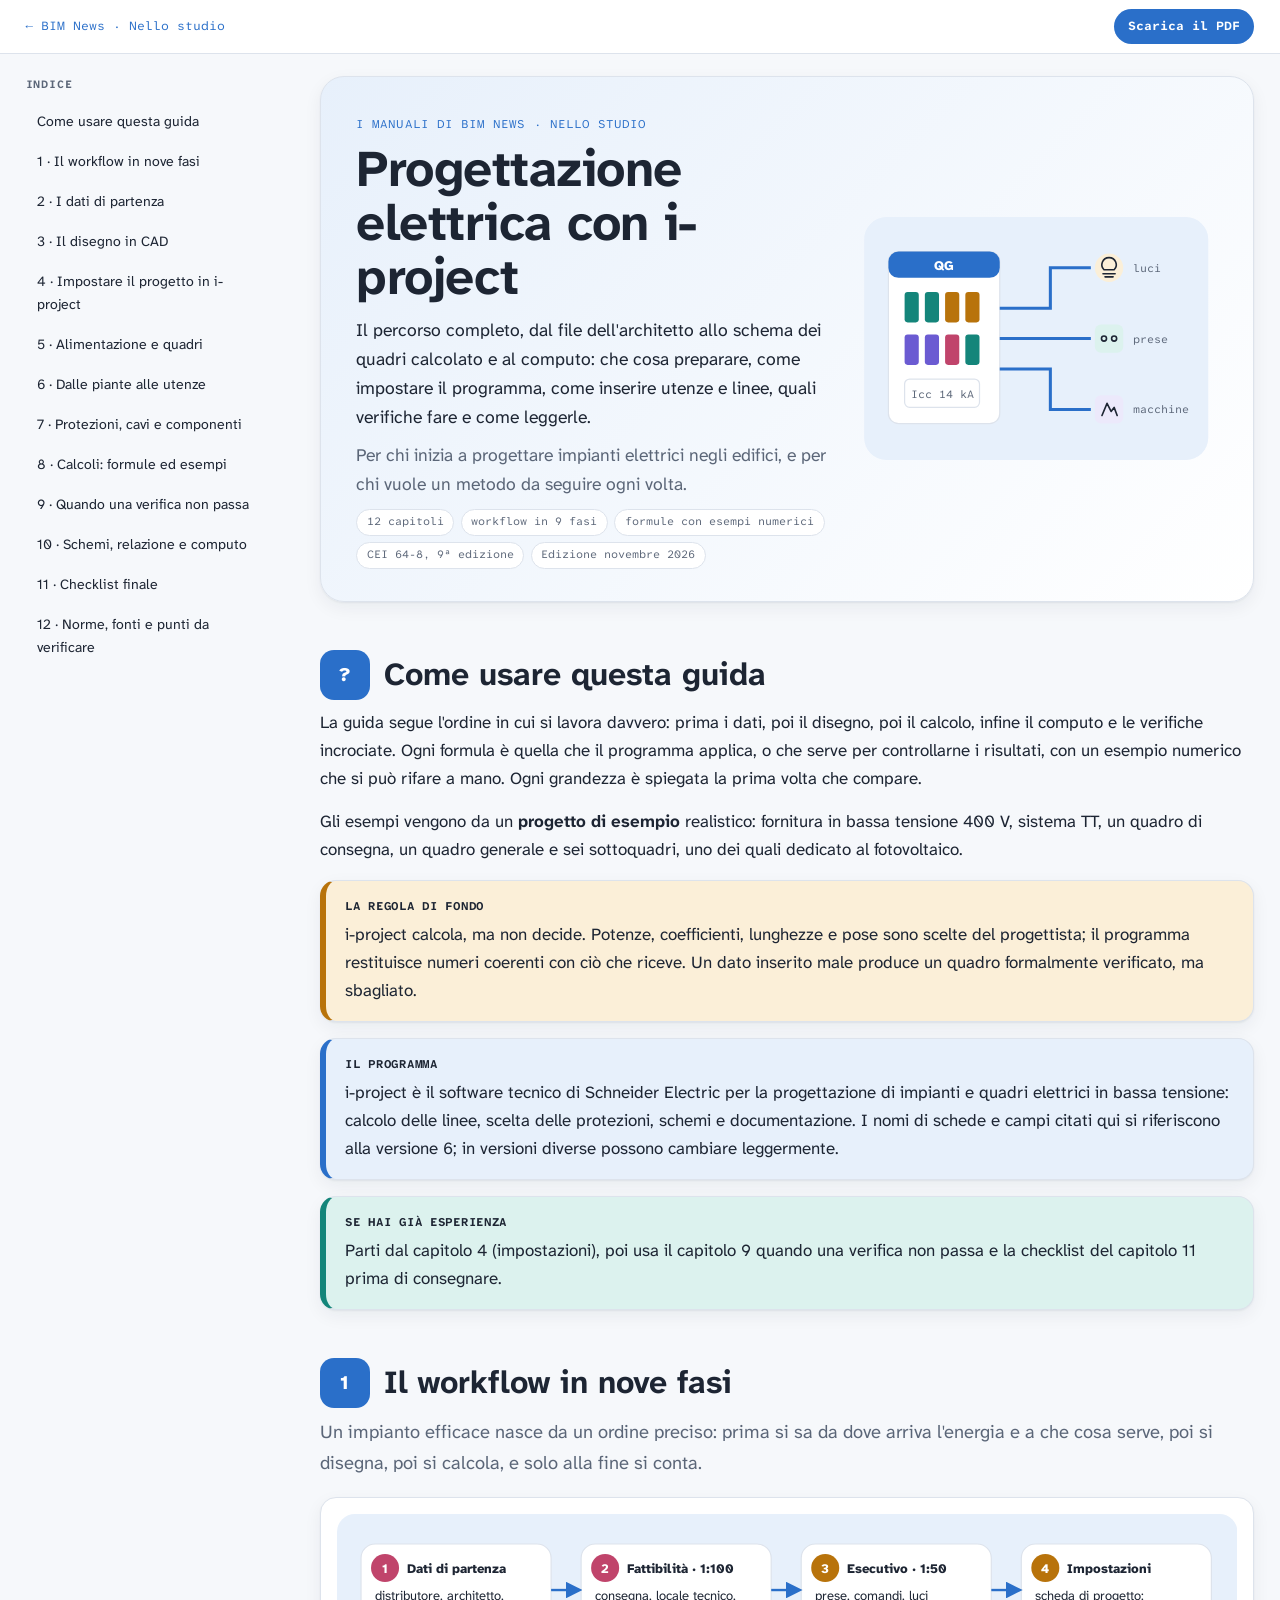
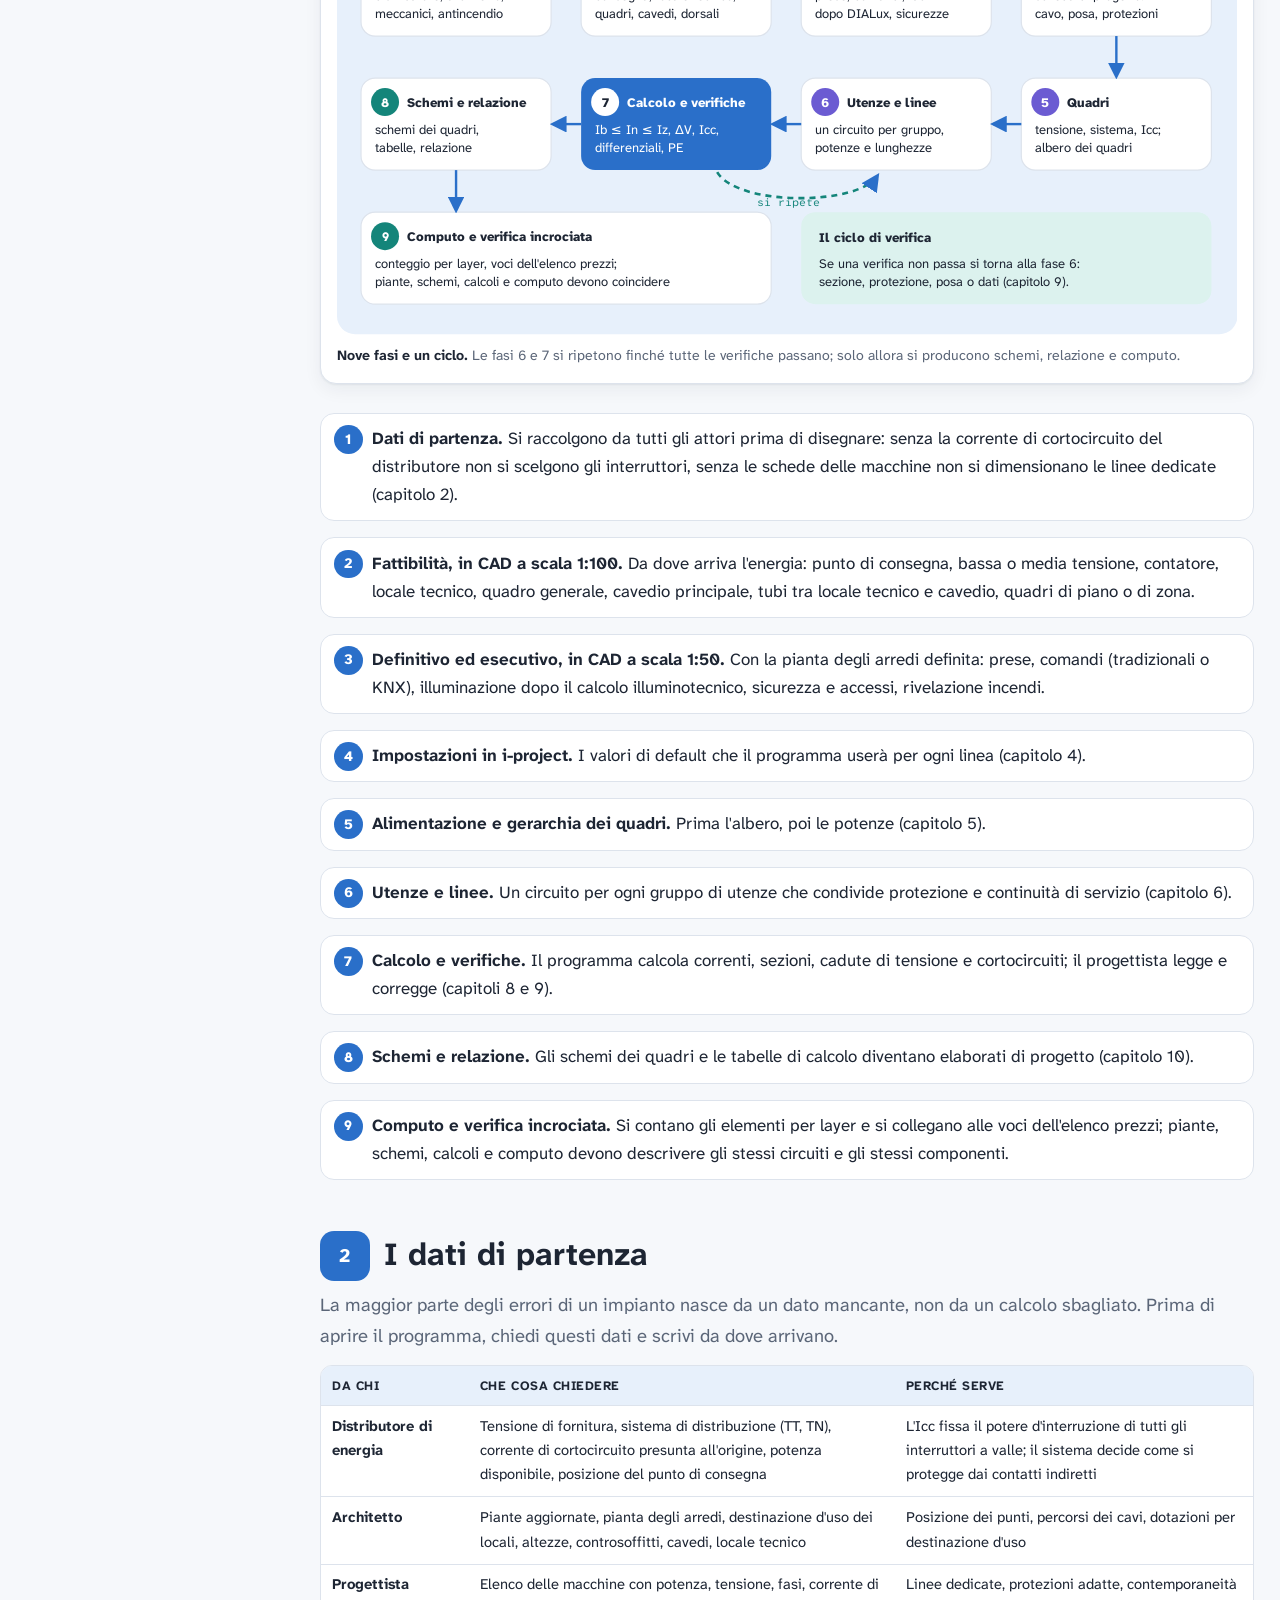
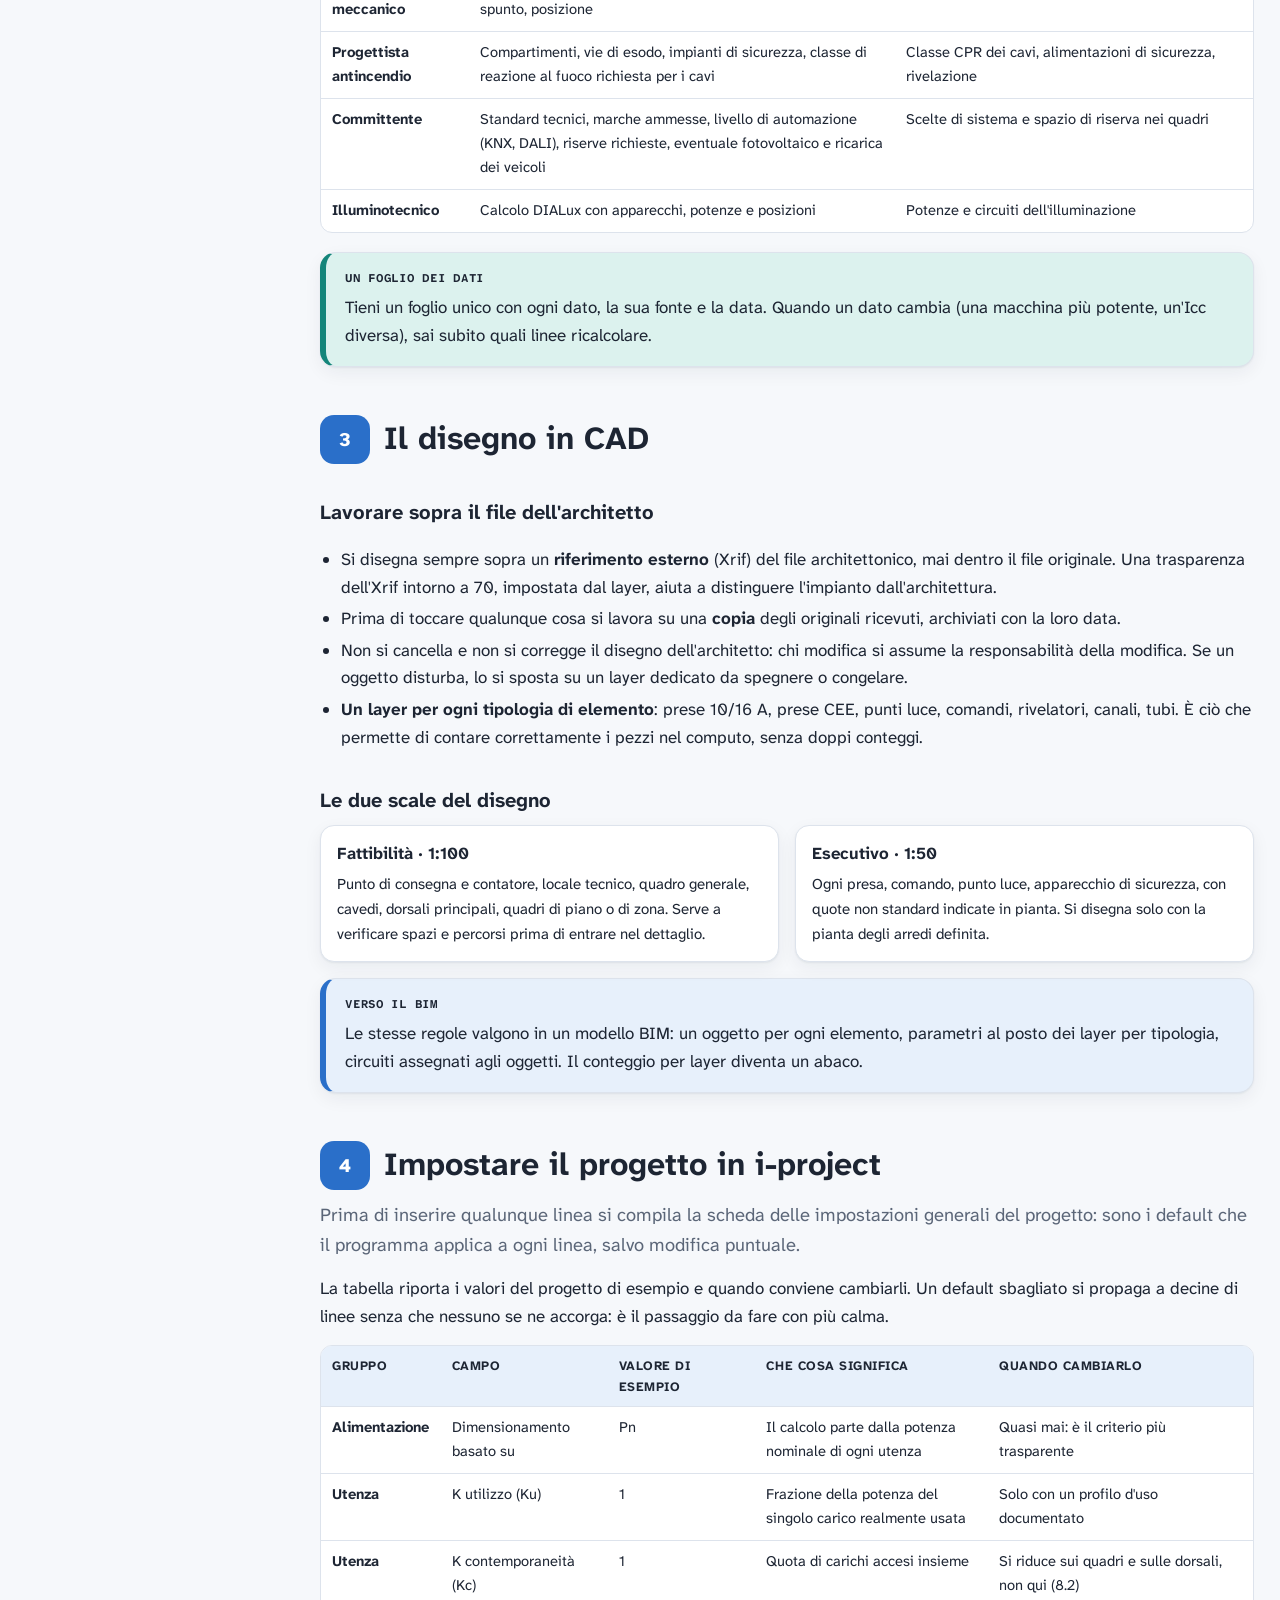
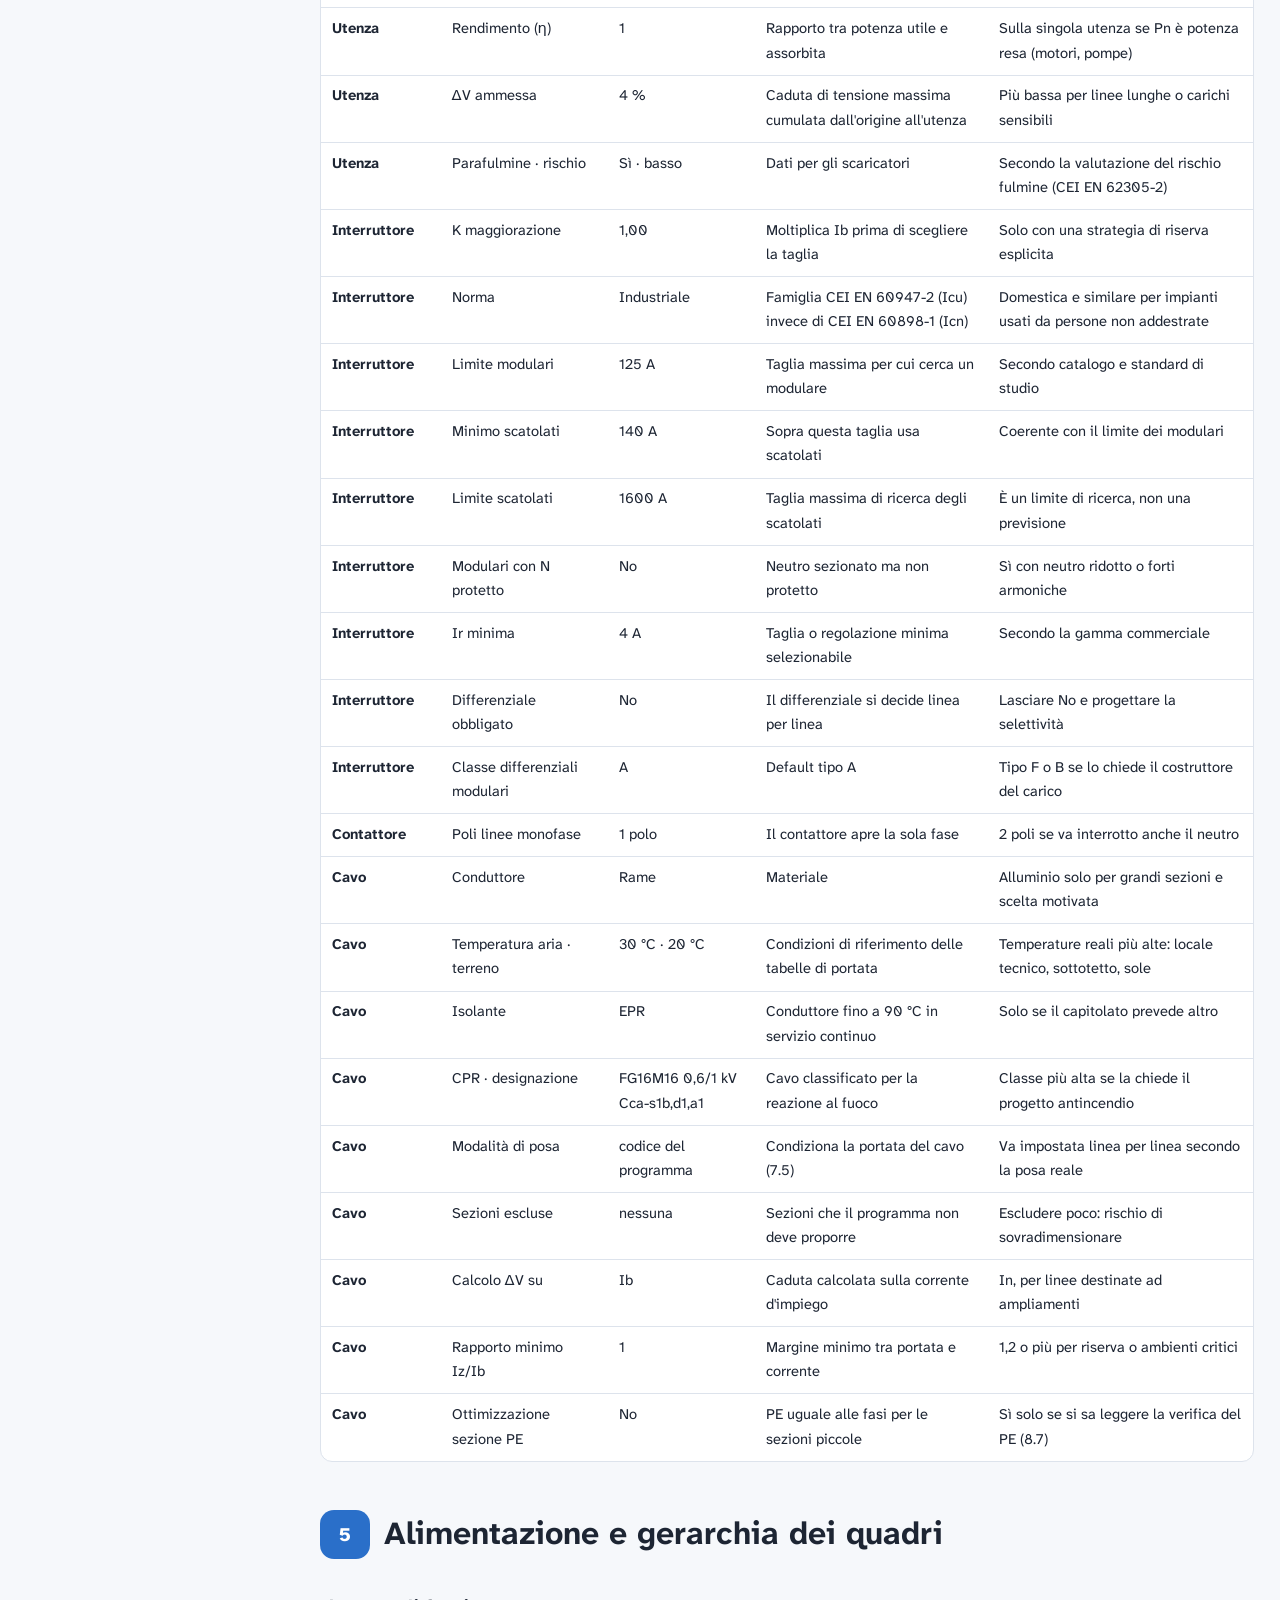
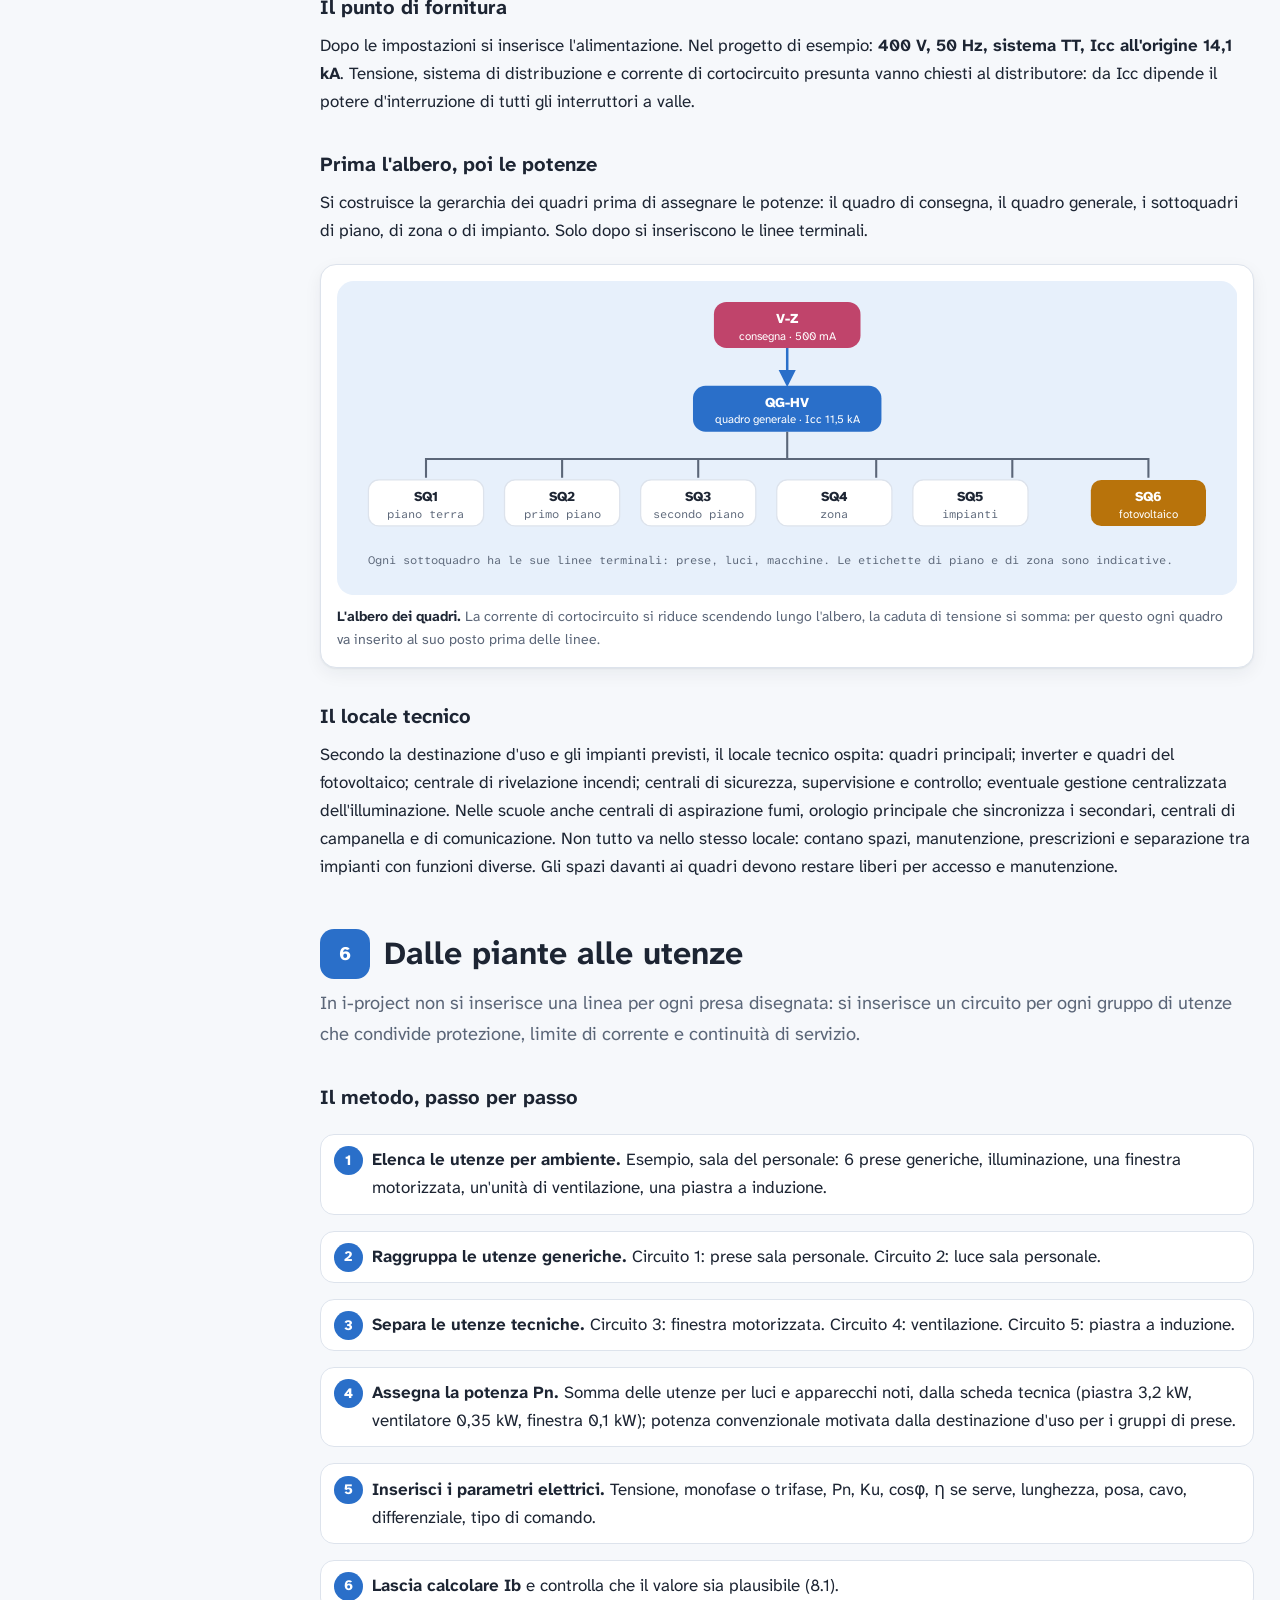
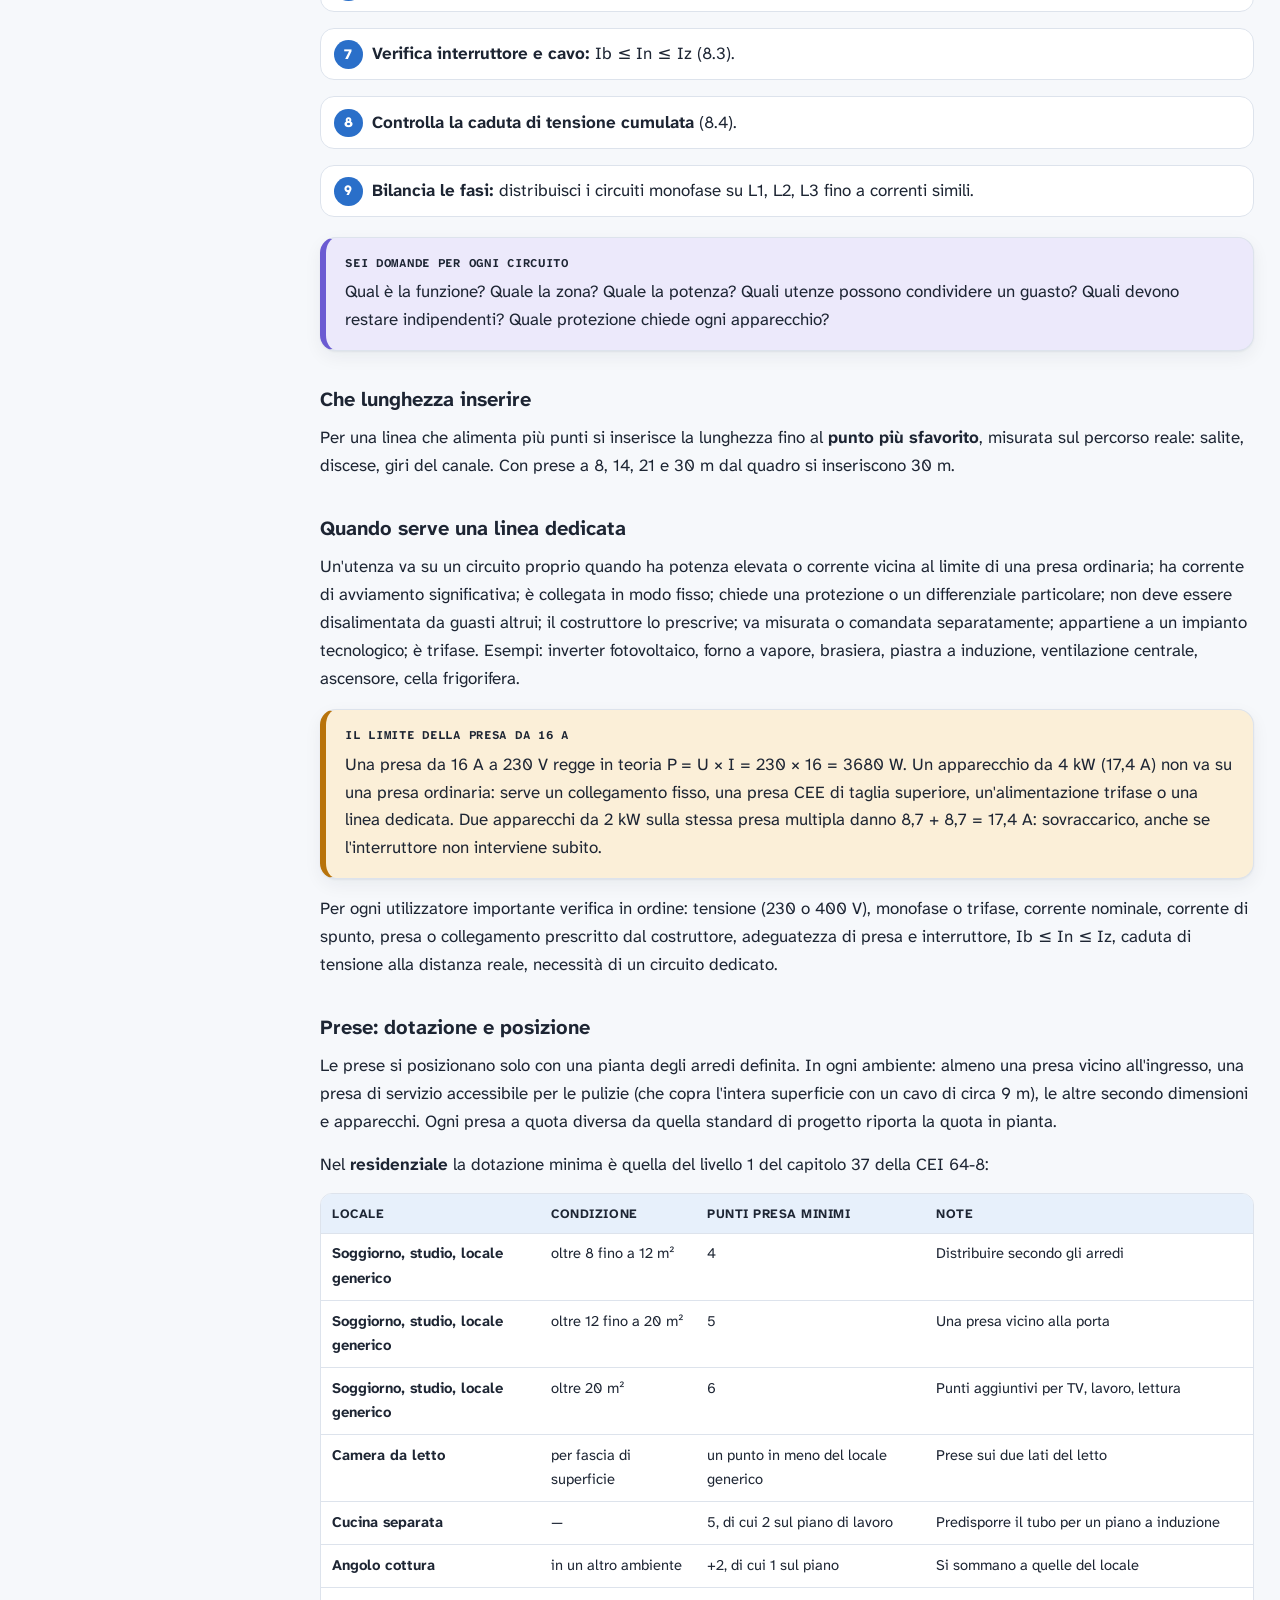
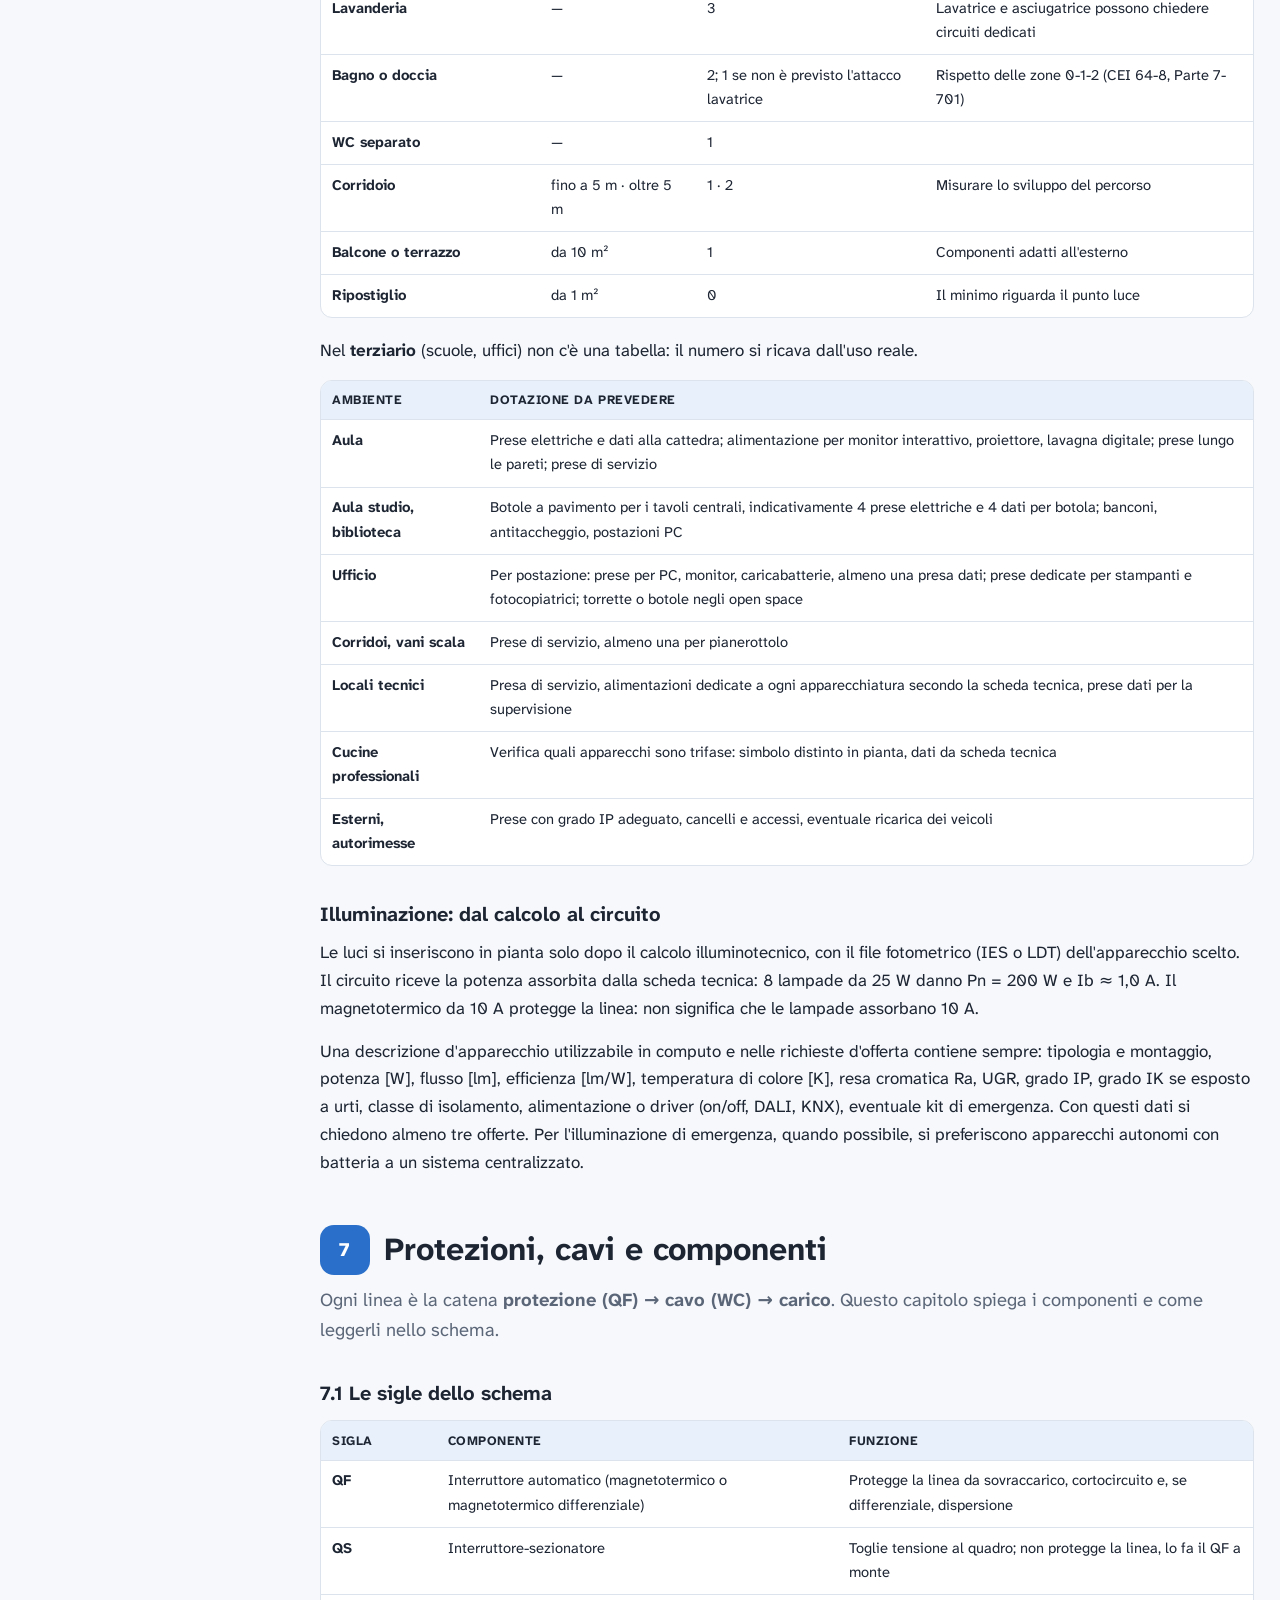
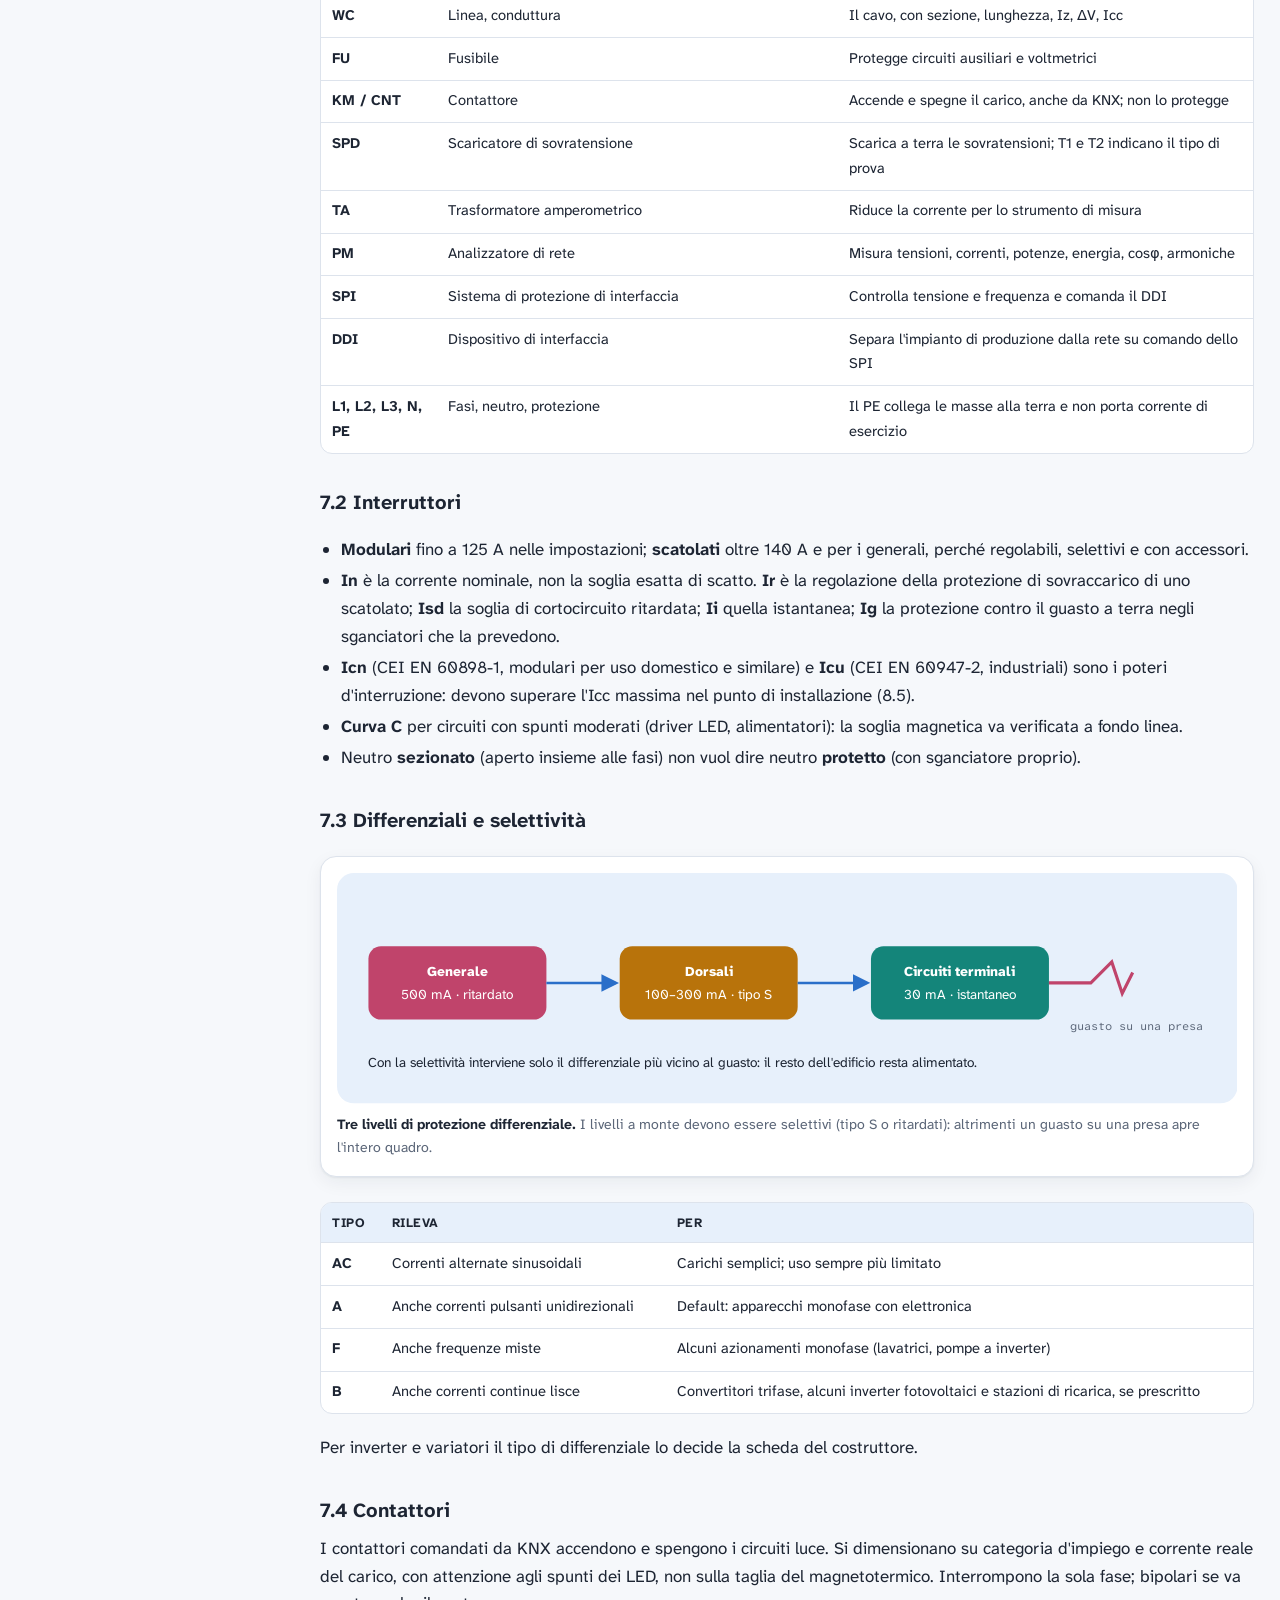
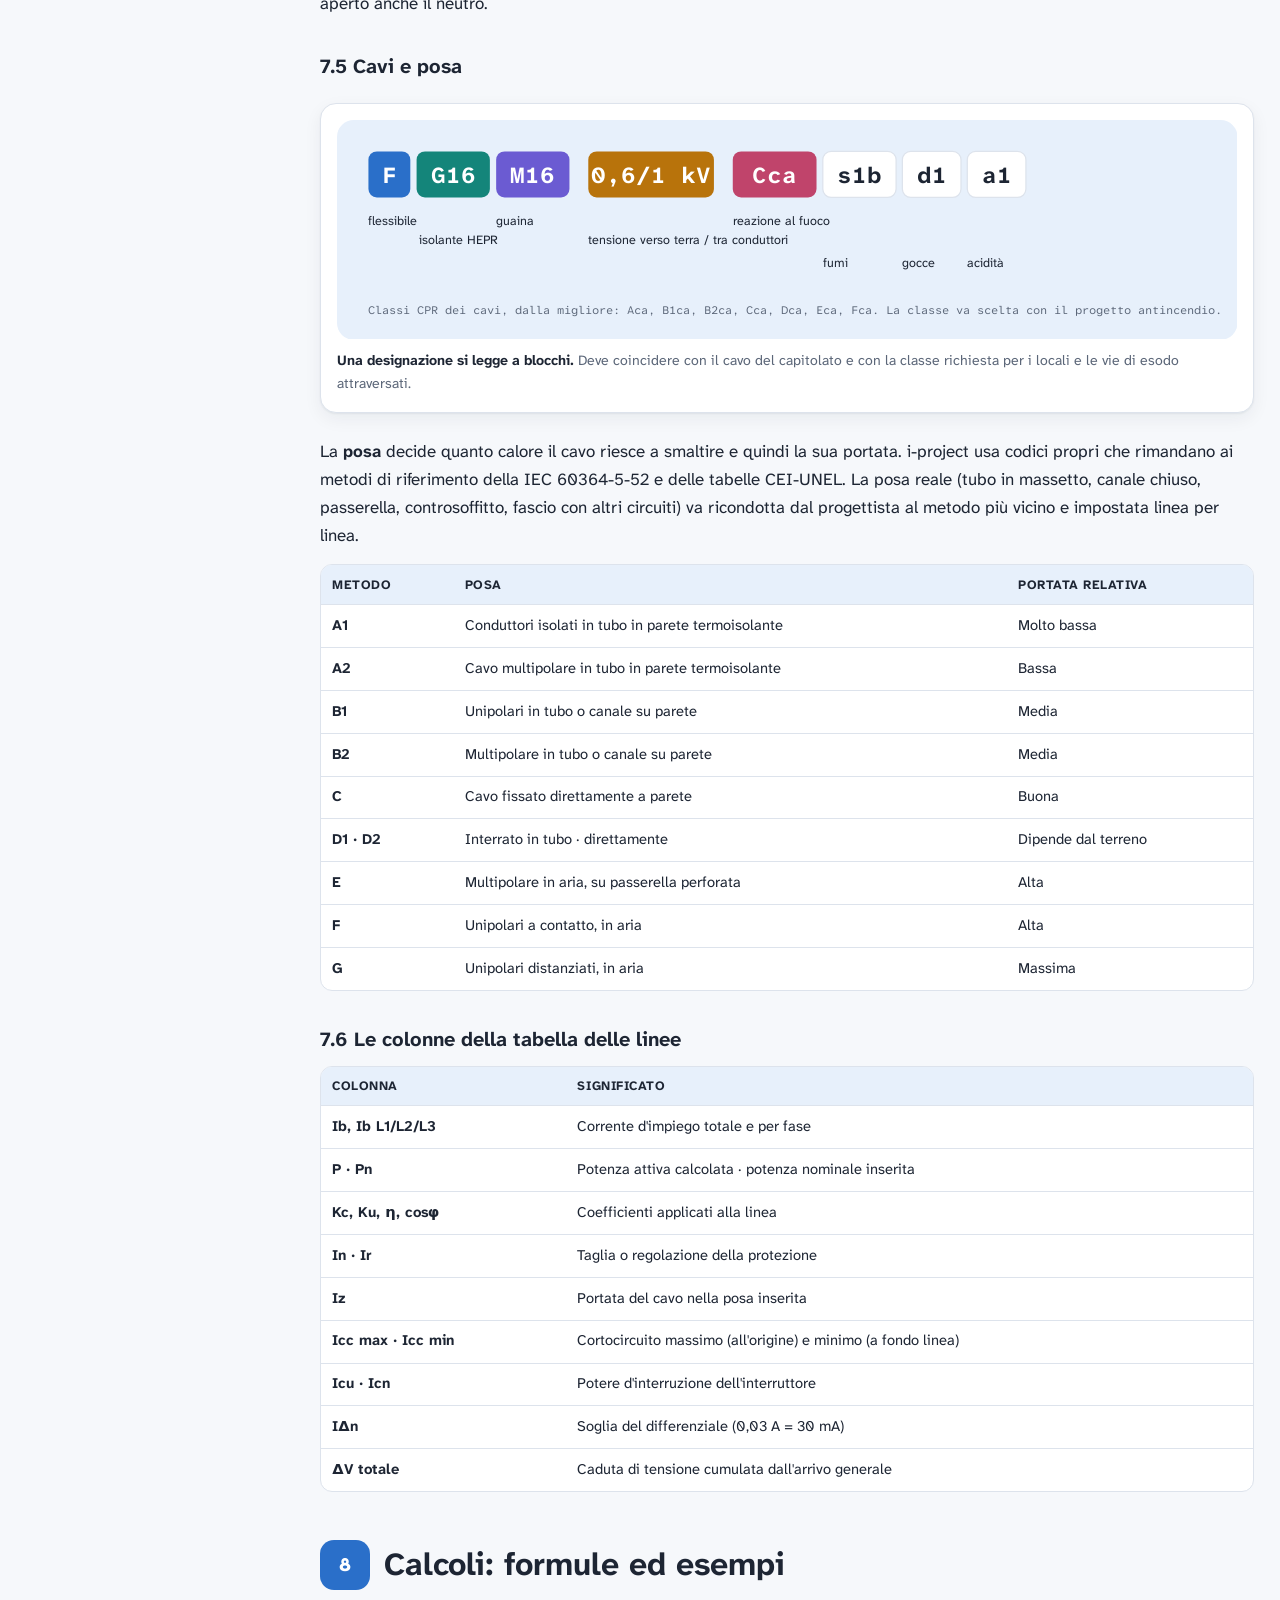
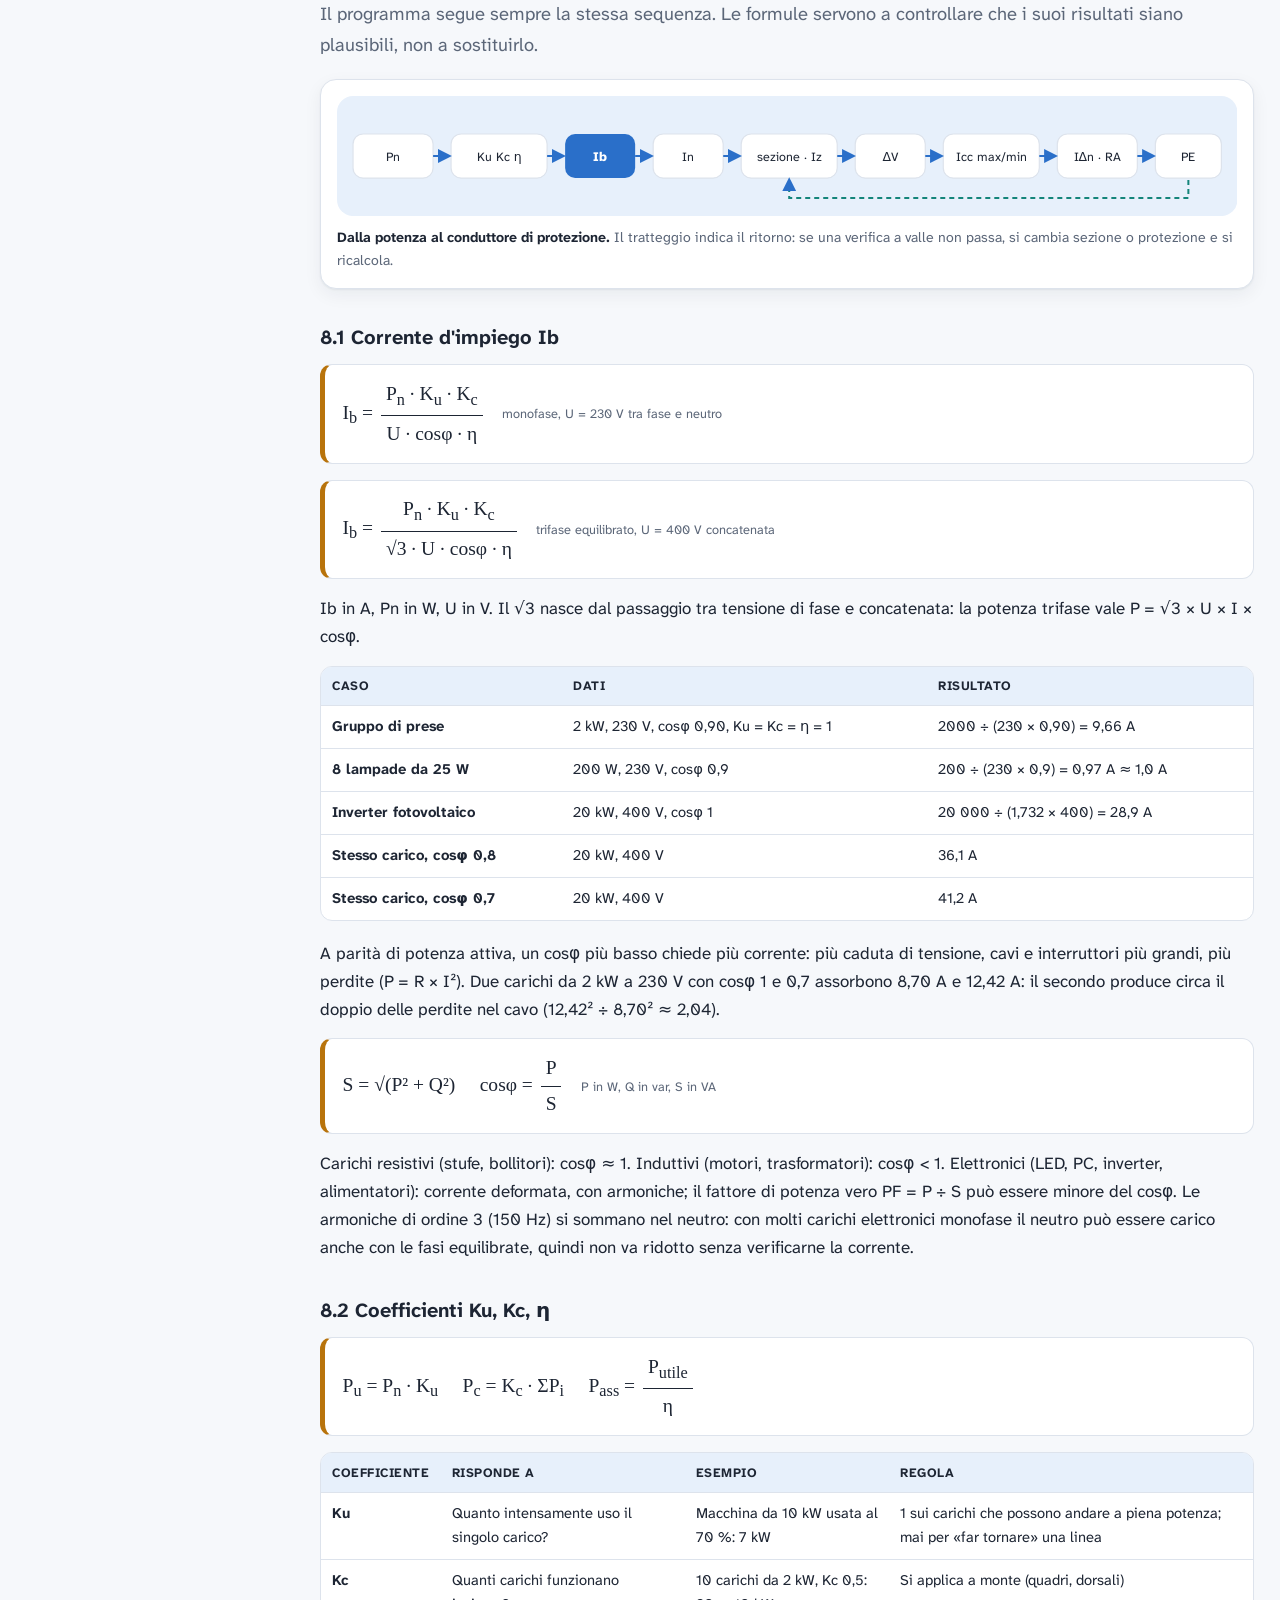
<file: manuali/progettazione-elettrica-iproject.html>
<!doctype html>
<html lang="it">
<head>
<meta charset="utf-8">
<meta name="viewport" content="width=device-width,initial-scale=1">
<title>Progettazione elettrica con i-project · I manuali di BIM News</title>
<meta name="description" content="Guida al workflow di progettazione di un impianto elettrico con i-project: dati di partenza, impostazioni, quadri, utenze, calcoli, verifiche, computo e checklist, con formule, esempi e norme di riferimento.">
<link rel="stylesheet" href="manuale.css">
<script>try{var t=localStorage.getItem("tema-2026");if(t)document.documentElement.dataset.theme=t}catch(e){}</script>
<style>
.eq{font-family:"Cambria Math","STIX Two Math","Times New Roman",serif;font-size:1.22rem;background:var(--surface);border:1px solid var(--line);border-left:5px solid var(--a3);border-radius:12px;padding:.8rem 1.1rem;margin:.6rem 0 1rem;overflow-x:auto;white-space:nowrap}
.eq .fr{display:inline-flex;flex-direction:column;vertical-align:middle;text-align:center;margin:0 .2rem}
.eq .fr>span:first-child{border-bottom:1.5px solid currentColor;padding:0 .3rem .1rem}
.eq .fr>span:last-child{padding:.1rem .3rem 0}
.eq small{font-family:var(--body);font-size:.8rem;color:var(--muted);margin-left:1rem;white-space:normal}
.ck{list-style:none;padding:0;display:grid;gap:.35rem}
.ck li{position:relative;padding:.45rem .7rem .45rem 2.3rem;background:var(--surface);border:1px solid var(--line);border-radius:10px}
.ck li::before{content:"";position:absolute;left:.75rem;top:.7rem;width:.95rem;height:.95rem;border:2px solid var(--a2);border-radius:4px}
</style>
</head>
<body>
<svg width="0" height="0" style="position:absolute" aria-hidden="true"><defs><marker id="ar" viewBox="0 0 10 10" refX="8" refY="5" markerWidth="7" markerHeight="7" orient="auto"><path d="M0 0 10 5 0 10z" style="fill:var(--accent)"/></marker><marker id="arg" viewBox="0 0 10 10" refX="8" refY="5" markerWidth="7" markerHeight="7" orient="auto"><path d="M0 0 10 5 0 10z" style="fill:var(--muted)"/></marker></defs></svg>
<div class="topbar"><div class="in"><a class="back" href="../#studio">← BIM News · Nello studio</a><span class="sp"></span><a class="btn" href="progettazione-elettrica-iproject.pdf" download>Scarica il PDF</a></div></div>
<div class="layout">
<nav class="toc" aria-label="Indice">
  <b>Indice</b>
  <ol>
    <li><a href="#guida">Come usare questa guida</a></li>
    <li><a href="#c1">1 · Il workflow in nove fasi</a></li>
    <li><a href="#c2">2 · I dati di partenza</a></li>
    <li><a href="#c3">3 · Il disegno in CAD</a></li>
    <li><a href="#c4">4 · Impostare il progetto in i-project</a></li>
    <li><a href="#c5">5 · Alimentazione e quadri</a></li>
    <li><a href="#c6">6 · Dalle piante alle utenze</a></li>
    <li><a href="#c7">7 · Protezioni, cavi e componenti</a></li>
    <li><a href="#c8">8 · Calcoli: formule ed esempi</a></li>
    <li><a href="#c9">9 · Quando una verifica non passa</a></li>
    <li><a href="#c10">10 · Schemi, relazione e computo</a></li>
    <li><a href="#c11">11 · Checklist finale</a></li>
    <li><a href="#c12">12 · Norme, fonti e punti da verificare</a></li>
  </ol>
</nav>
<main>
<header class="cover">
  <div>
    <span class="kick">I manuali di BIM News · Nello studio</span>
    <h1>Progettazione elettrica con i-project</h1>
    <p>Il percorso completo, dal file dell'architetto allo schema dei quadri calcolato e al computo: che cosa preparare, come impostare il programma, come inserire utenze e linee, quali verifiche fare e come leggerle.</p>
    <p class="lead">Per chi inizia a progettare impianti elettrici negli edifici, e per chi vuole un metodo da seguire ogni volta.</p>
    <div class="meta"><span class="pill">12 capitoli</span><span class="pill">workflow in 9 fasi</span><span class="pill">formule con esempi numerici</span><span class="pill">CEI 64-8, 9ª edizione</span><span class="pill">Edizione novembre 2026</span></div>
  </div>
  <svg viewBox="0 0 360 260" role="img" aria-label="Illustrazione: un quadro elettrico con le linee verso le utenze">
    <rect class="s-as" x="10" y="10" width="340" height="240" rx="22"/>
    <rect class="s-w" x="34" y="44" width="110" height="170" rx="10"/>
    <rect class="s-a" x="34" y="44" width="110" height="26" rx="10"/><text class="s-tw" x="89" y="62" text-anchor="middle">QG</text>
    <g><rect class="s-2" x="50" y="84" width="14" height="30" rx="3"/><rect class="s-2" x="70" y="84" width="14" height="30" rx="3"/><rect class="s-3" x="90" y="84" width="14" height="30" rx="3"/><rect class="s-3" x="110" y="84" width="14" height="30" rx="3"/>
    <rect class="s-4" x="50" y="126" width="14" height="30" rx="3"/><rect class="s-4" x="70" y="126" width="14" height="30" rx="3"/><rect class="s-5" x="90" y="126" width="14" height="30" rx="3"/><rect class="s-2" x="110" y="126" width="14" height="30" rx="3"/>
    <rect class="s-w" x="50" y="170" width="74" height="28" rx="5"/><text class="s-tm" x="87" y="189" text-anchor="middle">Icc 14 kA</text></g>
    <path d="M144 100h50v-40h40M144 130h90M144 160h50v40h40" style="fill:none;stroke:var(--accent);stroke-width:3"/>
    <g transform="translate(238 46)"><circle class="s-3s" cx="14" cy="14" r="14"/><path class="s-l" d="M8 20h12M10 23h8M14 4a7 7 0 0 0-5 12h10a7 7 0 0 0-5-12z"/></g>
    <g transform="translate(238 116)"><rect class="s-2s" x="0" y="0" width="28" height="28" rx="6"/><circle class="s-l" cx="9" cy="14" r="2.5"/><circle class="s-l" cx="19" cy="14" r="2.5"/></g>
    <g transform="translate(238 186)"><rect class="s-4s" x="0" y="0" width="28" height="28" rx="6"/><path class="s-l" d="M7 20l5-12 4 8 3-4 3 8"/></g>
    <text class="s-tm" x="276" y="64">luci</text><text class="s-tm" x="276" y="134">prese</text><text class="s-tm" x="276" y="204">macchine</text>
  </svg>
</header>

<section class="ch" id="guida">
  <div class="ch-h"><span class="ch-n">?</span><h2>Come usare questa guida</h2></div>
  <p>La guida segue l'ordine in cui si lavora davvero: prima i dati, poi il disegno, poi il calcolo, infine il computo e le verifiche incrociate. Ogni formula è quella che il programma applica, o che serve per controllarne i risultati, con un esempio numerico che si può rifare a mano. Ogni grandezza è spiegata la prima volta che compare.</p>
  <p>Gli esempi vengono da un <b>progetto di esempio</b> realistico: fornitura in bassa tensione 400 V, sistema TT, un quadro di consegna, un quadro generale e sei sottoquadri, uno dei quali dedicato al fotovoltaico.</p>
  <div class="box warn"><b>La regola di fondo</b><p>i-project calcola, ma non decide. Potenze, coefficienti, lunghezze e pose sono scelte del progettista; il programma restituisce numeri coerenti con ciò che riceve. Un dato inserito male produce un quadro formalmente verificato, ma sbagliato.</p></div>
  <div class="box bim"><b>Il programma</b><p>i-project è il software tecnico di Schneider Electric per la progettazione di impianti e quadri elettrici in bassa tensione: calcolo delle linee, scelta delle protezioni, schemi e documentazione. I nomi di schede e campi citati qui si riferiscono alla versione 6; in versioni diverse possono cambiare leggermente.</p></div>
  <div class="box tip"><b>Se hai già esperienza</b><p>Parti dal capitolo 4 (impostazioni), poi usa il capitolo 9 quando una verifica non passa e la checklist del capitolo 11 prima di consegnare.</p></div>
</section>

<section class="ch" id="c1">
  <div class="ch-h"><span class="ch-n">1</span><h2>Il workflow in nove fasi</h2></div>
  <p class="lead">Un impianto efficace nasce da un ordine preciso: prima si sa da dove arriva l'energia e a che cosa serve, poi si disegna, poi si calcola, e solo alla fine si conta.</p>
  <figure>
    <svg viewBox="0 0 900 420" role="img" aria-label="Il workflow di progettazione in nove fasi, con il ciclo di verifica">
      <rect class="s-as" width="900" height="420" rx="18"/>
      <g class="s-t">
        <g transform="translate(24 30)"><rect class="s-w" width="190" height="92" rx="14"/><circle class="s-5" cx="24" cy="24" r="14"/><text class="s-tw" x="24" y="29" text-anchor="middle">1</text><text class="s-tb" x="46" y="29">Dati di partenza</text><text x="14" y="56">distributore, architetto,</text><text x="14" y="74">meccanici, antincendio</text></g>
        <g transform="translate(244 30)"><rect class="s-w" width="190" height="92" rx="14"/><circle class="s-5" cx="24" cy="24" r="14"/><text class="s-tw" x="24" y="29" text-anchor="middle">2</text><text class="s-tb" x="46" y="29">Fattibilità · 1:100</text><text x="14" y="56">consegna, locale tecnico,</text><text x="14" y="74">quadri, cavedi, dorsali</text></g>
        <g transform="translate(464 30)"><rect class="s-w" width="190" height="92" rx="14"/><circle class="s-3" cx="24" cy="24" r="14"/><text class="s-tw" x="24" y="29" text-anchor="middle">3</text><text class="s-tb" x="46" y="29">Esecutivo · 1:50</text><text x="14" y="56">prese, comandi, luci</text><text x="14" y="74">dopo DIALux, sicurezze</text></g>
        <g transform="translate(684 30)"><rect class="s-w" width="190" height="92" rx="14"/><circle class="s-3" cx="24" cy="24" r="14"/><text class="s-tw" x="24" y="29" text-anchor="middle">4</text><text class="s-tb" x="46" y="29">Impostazioni</text><text x="14" y="56">scheda di progetto:</text><text x="14" y="74">cavo, posa, protezioni</text></g>
        <g transform="translate(684 164)"><rect class="s-w" width="190" height="92" rx="14"/><circle class="s-4" cx="24" cy="24" r="14"/><text class="s-tw" x="24" y="29" text-anchor="middle">5</text><text class="s-tb" x="46" y="29">Quadri</text><text x="14" y="56">tensione, sistema, Icc;</text><text x="14" y="74">albero dei quadri</text></g>
        <g transform="translate(464 164)"><rect class="s-w" width="190" height="92" rx="14"/><circle class="s-4" cx="24" cy="24" r="14"/><text class="s-tw" x="24" y="29" text-anchor="middle">6</text><text class="s-tb" x="46" y="29">Utenze e linee</text><text x="14" y="56">un circuito per gruppo,</text><text x="14" y="74">potenze e lunghezze</text></g>
        <g transform="translate(244 164)"><rect class="s-a" width="190" height="92" rx="14"/><circle style="fill:#fff" cx="24" cy="24" r="14"/><text class="s-tb" x="24" y="29" text-anchor="middle">7</text><text class="s-tw" x="46" y="29">Calcolo e verifiche</text><text class="s-tw" x="14" y="56" style="font-weight:400">Ib ≤ In ≤ Iz, ΔV, Icc,</text><text class="s-tw" x="14" y="74" style="font-weight:400">differenziali, PE</text></g>
        <g transform="translate(24 164)"><rect class="s-w" width="190" height="92" rx="14"/><circle class="s-2" cx="24" cy="24" r="14"/><text class="s-tw" x="24" y="29" text-anchor="middle">8</text><text class="s-tb" x="46" y="29">Schemi e relazione</text><text x="14" y="56">schemi dei quadri,</text><text x="14" y="74">tabelle, relazione</text></g>
        <g transform="translate(24 298)"><rect class="s-w" width="410" height="92" rx="14"/><circle class="s-2" cx="24" cy="24" r="14"/><text class="s-tw" x="24" y="29" text-anchor="middle">9</text><text class="s-tb" x="46" y="29">Computo e verifica incrociata</text><text x="14" y="56">conteggio per layer, voci dell'elenco prezzi;</text><text x="14" y="74">piante, schemi, calcoli e computo devono coincidere</text></g>
        <g transform="translate(464 298)"><rect class="s-2s" width="410" height="92" rx="14"/><text class="s-tb" x="18" y="30">Il ciclo di verifica</text><text x="18" y="56">Se una verifica non passa si torna alla fase 6:</text><text x="18" y="74">sezione, protezione, posa o dati (capitolo 9).</text></g>
      </g>
      <path d="M214 76h28" style="fill:none;stroke:var(--accent);stroke-width:2.4" marker-end="url(#ar)"/>
      <path d="M434 76h28" style="fill:none;stroke:var(--accent);stroke-width:2.4" marker-end="url(#ar)"/>
      <path d="M654 76h28" style="fill:none;stroke:var(--accent);stroke-width:2.4" marker-end="url(#ar)"/>
      <path d="M779 122v40" style="fill:none;stroke:var(--accent);stroke-width:2.4" marker-end="url(#ar)"/>
      <path d="M684 210h-28" style="fill:none;stroke:var(--accent);stroke-width:2.4" marker-end="url(#ar)"/>
      <path d="M464 210h-28" style="fill:none;stroke:var(--accent);stroke-width:2.4" marker-end="url(#ar)"/>
      <path d="M244 210h-28" style="fill:none;stroke:var(--accent);stroke-width:2.4" marker-end="url(#ar)"/>
      <path d="M119 256v40" style="fill:none;stroke:var(--accent);stroke-width:2.4" marker-end="url(#ar)"/>
      <path d="M380 258C400 292 520 292 540 262" style="fill:none;stroke:var(--a2);stroke-width:2.6" stroke-dasharray="6 5" marker-end="url(#ar)"/>
      <text x="420" y="292" style="font-family:var(--mono);font-size:11px;fill:var(--a2)">si ripete</text>
    </svg>
    <figcaption><b>Nove fasi e un ciclo.</b> Le fasi 6 e 7 si ripetono finché tutte le verifiche passano; solo allora si producono schemi, relazione e computo.</figcaption>
  </figure>
  <ol class="steps">
    <li><b>Dati di partenza.</b> Si raccolgono da tutti gli attori prima di disegnare: senza la corrente di cortocircuito del distributore non si scelgono gli interruttori, senza le schede delle macchine non si dimensionano le linee dedicate (capitolo 2).</li>
    <li><b>Fattibilità, in CAD a scala 1:100.</b> Da dove arriva l'energia: punto di consegna, bassa o media tensione, contatore, locale tecnico, quadro generale, cavedio principale, tubi tra locale tecnico e cavedio, quadri di piano o di zona.</li>
    <li><b>Definitivo ed esecutivo, in CAD a scala 1:50.</b> Con la pianta degli arredi definita: prese, comandi (tradizionali o KNX), illuminazione dopo il calcolo illuminotecnico, sicurezza e accessi, rivelazione incendi.</li>
    <li><b>Impostazioni in i-project.</b> I valori di default che il programma userà per ogni linea (capitolo 4).</li>
    <li><b>Alimentazione e gerarchia dei quadri.</b> Prima l'albero, poi le potenze (capitolo 5).</li>
    <li><b>Utenze e linee.</b> Un circuito per ogni gruppo di utenze che condivide protezione e continuità di servizio (capitolo 6).</li>
    <li><b>Calcolo e verifiche.</b> Il programma calcola correnti, sezioni, cadute di tensione e cortocircuiti; il progettista legge e corregge (capitoli 8 e 9).</li>
    <li><b>Schemi e relazione.</b> Gli schemi dei quadri e le tabelle di calcolo diventano elaborati di progetto (capitolo 10).</li>
    <li><b>Computo e verifica incrociata.</b> Si contano gli elementi per layer e si collegano alle voci dell'elenco prezzi; piante, schemi, calcoli e computo devono descrivere gli stessi circuiti e gli stessi componenti.</li>
  </ol>
</section>

<section class="ch" id="c2">
  <div class="ch-h"><span class="ch-n">2</span><h2>I dati di partenza</h2></div>
  <p class="lead">La maggior parte degli errori di un impianto nasce da un dato mancante, non da un calcolo sbagliato. Prima di aprire il programma, chiedi questi dati e scrivi da dove arrivano.</p>
  <div class="tbl"><table>
    <tr><th>Da chi</th><th>Che cosa chiedere</th><th>Perché serve</th></tr>
    <tr><td>Distributore di energia</td><td>Tensione di fornitura, sistema di distribuzione (TT, TN), corrente di cortocircuito presunta all'origine, potenza disponibile, posizione del punto di consegna</td><td>L'Icc fissa il potere d'interruzione di tutti gli interruttori a valle; il sistema decide come si protegge dai contatti indiretti</td></tr>
    <tr><td>Architetto</td><td>Piante aggiornate, pianta degli arredi, destinazione d'uso dei locali, altezze, controsoffitti, cavedi, locale tecnico</td><td>Posizione dei punti, percorsi dei cavi, dotazioni per destinazione d'uso</td></tr>
    <tr><td>Progettista meccanico</td><td>Elenco delle macchine con potenza, tensione, fasi, corrente di spunto, posizione</td><td>Linee dedicate, protezioni adatte, contemporaneità</td></tr>
    <tr><td>Progettista antincendio</td><td>Compartimenti, vie di esodo, impianti di sicurezza, classe di reazione al fuoco richiesta per i cavi</td><td>Classe CPR dei cavi, alimentazioni di sicurezza, rivelazione</td></tr>
    <tr><td>Committente</td><td>Standard tecnici, marche ammesse, livello di automazione (KNX, DALI), riserve richieste, eventuale fotovoltaico e ricarica dei veicoli</td><td>Scelte di sistema e spazio di riserva nei quadri</td></tr>
    <tr><td>Illuminotecnico</td><td>Calcolo DIALux con apparecchi, potenze e posizioni</td><td>Potenze e circuiti dell'illuminazione</td></tr>
  </table></div>
  <div class="box tip"><b>Un foglio dei dati</b><p>Tieni un foglio unico con ogni dato, la sua fonte e la data. Quando un dato cambia (una macchina più potente, un'Icc diversa), sai subito quali linee ricalcolare.</p></div>
</section>

<section class="ch" id="c3">
  <div class="ch-h"><span class="ch-n">3</span><h2>Il disegno in CAD</h2></div>
  <h3>Lavorare sopra il file dell'architetto</h3>
  <ul>
    <li>Si disegna sempre sopra un <b>riferimento esterno</b> (Xrif) del file architettonico, mai dentro il file originale. Una trasparenza dell'Xrif intorno a 70, impostata dal layer, aiuta a distinguere l'impianto dall'architettura.</li>
    <li>Prima di toccare qualunque cosa si lavora su una <b>copia</b> degli originali ricevuti, archiviati con la loro data.</li>
    <li>Non si cancella e non si corregge il disegno dell'architetto: chi modifica si assume la responsabilità della modifica. Se un oggetto disturba, lo si sposta su un layer dedicato da spegnere o congelare.</li>
    <li><b>Un layer per ogni tipologia di elemento</b>: prese 10/16 A, prese CEE, punti luce, comandi, rivelatori, canali, tubi. È ciò che permette di contare correttamente i pezzi nel computo, senza doppi conteggi.</li>
  </ul>
  <h3>Le due scale del disegno</h3>
  <div class="grid2">
    <div class="card"><h4>Fattibilità · 1:100</h4><p>Punto di consegna e contatore, locale tecnico, quadro generale, cavedi, dorsali principali, quadri di piano o di zona. Serve a verificare spazi e percorsi prima di entrare nel dettaglio.</p></div>
    <div class="card"><h4>Esecutivo · 1:50</h4><p>Ogni presa, comando, punto luce, apparecchio di sicurezza, con quote non standard indicate in pianta. Si disegna solo con la pianta degli arredi definita.</p></div>
  </div>
  <div class="box bim"><b>Verso il BIM</b><p>Le stesse regole valgono in un modello BIM: un oggetto per ogni elemento, parametri al posto dei layer per tipologia, circuiti assegnati agli oggetti. Il conteggio per layer diventa un abaco.</p></div>
</section>

<section class="ch" id="c4">
  <div class="ch-h"><span class="ch-n">4</span><h2>Impostare il progetto in i-project</h2></div>
  <p class="lead">Prima di inserire qualunque linea si compila la scheda delle impostazioni generali del progetto: sono i default che il programma applica a ogni linea, salvo modifica puntuale.</p>
  <p>La tabella riporta i valori del progetto di esempio e quando conviene cambiarli. Un default sbagliato si propaga a decine di linee senza che nessuno se ne accorga: è il passaggio da fare con più calma.</p>
  <div class="tbl"><table>
    <tr><th>Gruppo</th><th>Campo</th><th>Valore di esempio</th><th>Che cosa significa</th><th>Quando cambiarlo</th></tr>
    <tr><td>Alimentazione</td><td>Dimensionamento basato su</td><td>Pn</td><td>Il calcolo parte dalla potenza nominale di ogni utenza</td><td>Quasi mai: è il criterio più trasparente</td></tr>
    <tr><td>Utenza</td><td>K utilizzo (Ku)</td><td>1</td><td>Frazione della potenza del singolo carico realmente usata</td><td>Solo con un profilo d'uso documentato</td></tr>
    <tr><td>Utenza</td><td>K contemporaneità (Kc)</td><td>1</td><td>Quota di carichi accesi insieme</td><td>Si riduce sui quadri e sulle dorsali, non qui (8.2)</td></tr>
    <tr><td>Utenza</td><td>Rendimento (η)</td><td>1</td><td>Rapporto tra potenza utile e assorbita</td><td>Sulla singola utenza se Pn è potenza resa (motori, pompe)</td></tr>
    <tr><td>Utenza</td><td>ΔV ammessa</td><td>4 %</td><td>Caduta di tensione massima cumulata dall'origine all'utenza</td><td>Più bassa per linee lunghe o carichi sensibili</td></tr>
    <tr><td>Utenza</td><td>Parafulmine · rischio</td><td>Sì · basso</td><td>Dati per gli scaricatori</td><td>Secondo la valutazione del rischio fulmine (CEI EN 62305-2)</td></tr>
    <tr><td>Interruttore</td><td>K maggiorazione</td><td>1,00</td><td>Moltiplica Ib prima di scegliere la taglia</td><td>Solo con una strategia di riserva esplicita</td></tr>
    <tr><td>Interruttore</td><td>Norma</td><td>Industriale</td><td>Famiglia CEI EN 60947-2 (Icu) invece di CEI EN 60898-1 (Icn)</td><td>Domestica e similare per impianti usati da persone non addestrate</td></tr>
    <tr><td>Interruttore</td><td>Limite modulari</td><td>125 A</td><td>Taglia massima per cui cerca un modulare</td><td>Secondo catalogo e standard di studio</td></tr>
    <tr><td>Interruttore</td><td>Minimo scatolati</td><td>140 A</td><td>Sopra questa taglia usa scatolati</td><td>Coerente con il limite dei modulari</td></tr>
    <tr><td>Interruttore</td><td>Limite scatolati</td><td>1600 A</td><td>Taglia massima di ricerca degli scatolati</td><td>È un limite di ricerca, non una previsione</td></tr>
    <tr><td>Interruttore</td><td>Modulari con N protetto</td><td>No</td><td>Neutro sezionato ma non protetto</td><td>Sì con neutro ridotto o forti armoniche</td></tr>
    <tr><td>Interruttore</td><td>Ir minima</td><td>4 A</td><td>Taglia o regolazione minima selezionabile</td><td>Secondo la gamma commerciale</td></tr>
    <tr><td>Interruttore</td><td>Differenziale obbligato</td><td>No</td><td>Il differenziale si decide linea per linea</td><td>Lasciare No e progettare la selettività</td></tr>
    <tr><td>Interruttore</td><td>Classe differenziali modulari</td><td>A</td><td>Default tipo A</td><td>Tipo F o B se lo chiede il costruttore del carico</td></tr>
    <tr><td>Contattore</td><td>Poli linee monofase</td><td>1 polo</td><td>Il contattore apre la sola fase</td><td>2 poli se va interrotto anche il neutro</td></tr>
    <tr><td>Cavo</td><td>Conduttore</td><td>Rame</td><td>Materiale</td><td>Alluminio solo per grandi sezioni e scelta motivata</td></tr>
    <tr><td>Cavo</td><td>Temperatura aria · terreno</td><td>30 °C · 20 °C</td><td>Condizioni di riferimento delle tabelle di portata</td><td>Temperature reali più alte: locale tecnico, sottotetto, sole</td></tr>
    <tr><td>Cavo</td><td>Isolante</td><td>EPR</td><td>Conduttore fino a 90 °C in servizio continuo</td><td>Solo se il capitolato prevede altro</td></tr>
    <tr><td>Cavo</td><td>CPR · designazione</td><td>FG16M16 0,6/1 kV Cca-s1b,d1,a1</td><td>Cavo classificato per la reazione al fuoco</td><td>Classe più alta se la chiede il progetto antincendio</td></tr>
    <tr><td>Cavo</td><td>Modalità di posa</td><td>codice del programma</td><td>Condiziona la portata del cavo (7.5)</td><td>Va impostata linea per linea secondo la posa reale</td></tr>
    <tr><td>Cavo</td><td>Sezioni escluse</td><td>nessuna</td><td>Sezioni che il programma non deve proporre</td><td>Escludere poco: rischio di sovradimensionare</td></tr>
    <tr><td>Cavo</td><td>Calcolo ΔV su</td><td>Ib</td><td>Caduta calcolata sulla corrente d'impiego</td><td>In, per linee destinate ad ampliamenti</td></tr>
    <tr><td>Cavo</td><td>Rapporto minimo Iz/Ib</td><td>1</td><td>Margine minimo tra portata e corrente</td><td>1,2 o più per riserva o ambienti critici</td></tr>
    <tr><td>Cavo</td><td>Ottimizzazione sezione PE</td><td>No</td><td>PE uguale alle fasi per le sezioni piccole</td><td>Sì solo se si sa leggere la verifica del PE (8.7)</td></tr>
  </table></div>
</section>

<section class="ch" id="c5">
  <div class="ch-h"><span class="ch-n">5</span><h2>Alimentazione e gerarchia dei quadri</h2></div>
  <h3>Il punto di fornitura</h3>
  <p>Dopo le impostazioni si inserisce l'alimentazione. Nel progetto di esempio: <b>400 V, 50 Hz, sistema TT, Icc all'origine 14,1 kA</b>. Tensione, sistema di distribuzione e corrente di cortocircuito presunta vanno chiesti al distributore: da Icc dipende il potere d'interruzione di tutti gli interruttori a valle.</p>
  <h3>Prima l'albero, poi le potenze</h3>
  <p>Si costruisce la gerarchia dei quadri prima di assegnare le potenze: il quadro di consegna, il quadro generale, i sottoquadri di piano, di zona o di impianto. Solo dopo si inseriscono le linee terminali.</p>
  <figure>
    <svg viewBox="0 0 860 300" role="img" aria-label="Gerarchia dei quadri del progetto di esempio">
      <rect class="s-as" width="860" height="300" rx="16"/>
      <g class="s-t">
        <rect class="s-5" x="360" y="20" width="140" height="44" rx="12"/><text class="s-tw" x="430" y="40" text-anchor="middle">V-Z</text><text class="s-tw" x="430" y="56" text-anchor="middle" style="font-size:11px;font-weight:400">consegna · 500 mA</text>
        <rect class="s-a" x="340" y="100" width="180" height="44" rx="12"/><text class="s-tw" x="430" y="120" text-anchor="middle">QG-HV</text><text class="s-tw" x="430" y="136" text-anchor="middle" style="font-size:11px;font-weight:400">quadro generale · Icc 11,5 kA</text>
        <path d="M430 64v34" style="fill:none;stroke:var(--accent);stroke-width:2.4" marker-end="url(#ar)"/>
        <path d="M430 144v26H85v18M430 170h-215v18M430 170h-85v18M430 170h85v18M430 170h215v18M430 170h345v18" style="fill:none;stroke:var(--muted);stroke-width:2"/>
        <g><rect class="s-w" x="30" y="190" width="110" height="44" rx="10"/><text class="s-tb" x="85" y="210" text-anchor="middle">SQ1</text><text class="s-tm" x="85" y="226" text-anchor="middle">piano terra</text></g>
        <g><rect class="s-w" x="160" y="190" width="110" height="44" rx="10"/><text class="s-tb" x="215" y="210" text-anchor="middle">SQ2</text><text class="s-tm" x="215" y="226" text-anchor="middle">primo piano</text></g>
        <g><rect class="s-w" x="290" y="190" width="110" height="44" rx="10"/><text class="s-tb" x="345" y="210" text-anchor="middle">SQ3</text><text class="s-tm" x="345" y="226" text-anchor="middle">secondo piano</text></g>
        <g><rect class="s-w" x="420" y="190" width="110" height="44" rx="10"/><text class="s-tb" x="475" y="210" text-anchor="middle">SQ4</text><text class="s-tm" x="475" y="226" text-anchor="middle">zona</text></g>
        <g><rect class="s-w" x="550" y="190" width="110" height="44" rx="10"/><text class="s-tb" x="605" y="210" text-anchor="middle">SQ5</text><text class="s-tm" x="605" y="226" text-anchor="middle">impianti</text></g>
        <g><rect class="s-3" x="720" y="190" width="110" height="44" rx="10"/><text class="s-tw" x="775" y="210" text-anchor="middle">SQ6</text><text class="s-tw" x="775" y="226" text-anchor="middle" style="font-size:11px;font-weight:400">fotovoltaico</text></g>
        <text class="s-tm" x="30" y="270">Ogni sottoquadro ha le sue linee terminali: prese, luci, macchine. Le etichette di piano e di zona sono indicative.</text>
      </g>
    </svg>
    <figcaption><b>L'albero dei quadri.</b> La corrente di cortocircuito si riduce scendendo lungo l'albero, la caduta di tensione si somma: per questo ogni quadro va inserito al suo posto prima delle linee.</figcaption>
  </figure>
  <h3>Il locale tecnico</h3>
  <p>Secondo la destinazione d'uso e gli impianti previsti, il locale tecnico ospita: quadri principali; inverter e quadri del fotovoltaico; centrale di rivelazione incendi; centrali di sicurezza, supervisione e controllo; eventuale gestione centralizzata dell'illuminazione. Nelle scuole anche centrali di aspirazione fumi, orologio principale che sincronizza i secondari, centrali di campanella e di comunicazione. Non tutto va nello stesso locale: contano spazi, manutenzione, prescrizioni e separazione tra impianti con funzioni diverse. Gli spazi davanti ai quadri devono restare liberi per accesso e manutenzione.</p>
</section>

<section class="ch" id="c6">
  <div class="ch-h"><span class="ch-n">6</span><h2>Dalle piante alle utenze</h2></div>
  <p class="lead">In i-project non si inserisce una linea per ogni presa disegnata: si inserisce un circuito per ogni gruppo di utenze che condivide protezione, limite di corrente e continuità di servizio.</p>
  <h3>Il metodo, passo per passo</h3>
  <ol class="steps">
    <li><b>Elenca le utenze per ambiente.</b> Esempio, sala del personale: 6 prese generiche, illuminazione, una finestra motorizzata, un'unità di ventilazione, una piastra a induzione.</li>
    <li><b>Raggruppa le utenze generiche.</b> Circuito 1: prese sala personale. Circuito 2: luce sala personale.</li>
    <li><b>Separa le utenze tecniche.</b> Circuito 3: finestra motorizzata. Circuito 4: ventilazione. Circuito 5: piastra a induzione.</li>
    <li><b>Assegna la potenza Pn.</b> Somma delle utenze per luci e apparecchi noti, dalla scheda tecnica (piastra 3,2 kW, ventilatore 0,35 kW, finestra 0,1 kW); potenza convenzionale motivata dalla destinazione d'uso per i gruppi di prese.</li>
    <li><b>Inserisci i parametri elettrici.</b> Tensione, monofase o trifase, Pn, Ku, cosφ, η se serve, lunghezza, posa, cavo, differenziale, tipo di comando.</li>
    <li><b>Lascia calcolare Ib</b> e controlla che il valore sia plausibile (8.1).</li>
    <li><b>Verifica interruttore e cavo:</b> Ib ≤ In ≤ Iz (8.3).</li>
    <li><b>Controlla la caduta di tensione cumulata</b> (8.4).</li>
    <li><b>Bilancia le fasi:</b> distribuisci i circuiti monofase su L1, L2, L3 fino a correnti simili.</li>
  </ol>
  <div class="box idea"><b>Sei domande per ogni circuito</b><p>Qual è la funzione? Quale la zona? Quale la potenza? Quali utenze possono condividere un guasto? Quali devono restare indipendenti? Quale protezione chiede ogni apparecchio?</p></div>
  <h3>Che lunghezza inserire</h3>
  <p>Per una linea che alimenta più punti si inserisce la lunghezza fino al <b>punto più sfavorito</b>, misurata sul percorso reale: salite, discese, giri del canale. Con prese a 8, 14, 21 e 30 m dal quadro si inseriscono 30 m.</p>
  <h3>Quando serve una linea dedicata</h3>
  <p>Un'utenza va su un circuito proprio quando ha potenza elevata o corrente vicina al limite di una presa ordinaria; ha corrente di avviamento significativa; è collegata in modo fisso; chiede una protezione o un differenziale particolare; non deve essere disalimentata da guasti altrui; il costruttore lo prescrive; va misurata o comandata separatamente; appartiene a un impianto tecnologico; è trifase. Esempi: inverter fotovoltaico, forno a vapore, brasiera, piastra a induzione, ventilazione centrale, ascensore, cella frigorifera.</p>
  <div class="box warn"><b>Il limite della presa da 16 A</b><p>Una presa da 16 A a 230 V regge in teoria P = U × I = 230 × 16 = 3680 W. Un apparecchio da 4 kW (17,4 A) non va su una presa ordinaria: serve un collegamento fisso, una presa CEE di taglia superiore, un'alimentazione trifase o una linea dedicata. Due apparecchi da 2 kW sulla stessa presa multipla danno 8,7 + 8,7 = 17,4 A: sovraccarico, anche se l'interruttore non interviene subito.</p></div>
  <p>Per ogni utilizzatore importante verifica in ordine: tensione (230 o 400 V), monofase o trifase, corrente nominale, corrente di spunto, presa o collegamento prescritto dal costruttore, adeguatezza di presa e interruttore, Ib ≤ In ≤ Iz, caduta di tensione alla distanza reale, necessità di un circuito dedicato.</p>
  <h3>Prese: dotazione e posizione</h3>
  <p>Le prese si posizionano solo con una pianta degli arredi definita. In ogni ambiente: almeno una presa vicino all'ingresso, una presa di servizio accessibile per le pulizie (che copra l'intera superficie con un cavo di circa 9 m), le altre secondo dimensioni e apparecchi. Ogni presa a quota diversa da quella standard di progetto riporta la quota in pianta.</p>
  <p>Nel <b>residenziale</b> la dotazione minima è quella del livello 1 del capitolo 37 della CEI 64-8:</p>
  <div class="tbl"><table>
    <tr><th>Locale</th><th>Condizione</th><th>Punti presa minimi</th><th>Note</th></tr>
    <tr><td>Soggiorno, studio, locale generico</td><td>oltre 8 fino a 12 m²</td><td>4</td><td>Distribuire secondo gli arredi</td></tr>
    <tr><td>Soggiorno, studio, locale generico</td><td>oltre 12 fino a 20 m²</td><td>5</td><td>Una presa vicino alla porta</td></tr>
    <tr><td>Soggiorno, studio, locale generico</td><td>oltre 20 m²</td><td>6</td><td>Punti aggiuntivi per TV, lavoro, lettura</td></tr>
    <tr><td>Camera da letto</td><td>per fascia di superficie</td><td>un punto in meno del locale generico</td><td>Prese sui due lati del letto</td></tr>
    <tr><td>Cucina separata</td><td>—</td><td>5, di cui 2 sul piano di lavoro</td><td>Predisporre il tubo per un piano a induzione</td></tr>
    <tr><td>Angolo cottura</td><td>in un altro ambiente</td><td>+2, di cui 1 sul piano</td><td>Si sommano a quelle del locale</td></tr>
    <tr><td>Lavanderia</td><td>—</td><td>3</td><td>Lavatrice e asciugatrice possono chiedere circuiti dedicati</td></tr>
    <tr><td>Bagno o doccia</td><td>—</td><td>2; 1 se non è previsto l'attacco lavatrice</td><td>Rispetto delle zone 0-1-2 (CEI 64-8, Parte 7-701)</td></tr>
    <tr><td>WC separato</td><td>—</td><td>1</td><td></td></tr>
    <tr><td>Corridoio</td><td>fino a 5 m · oltre 5 m</td><td>1 · 2</td><td>Misurare lo sviluppo del percorso</td></tr>
    <tr><td>Balcone o terrazzo</td><td>da 10 m²</td><td>1</td><td>Componenti adatti all'esterno</td></tr>
    <tr><td>Ripostiglio</td><td>da 1 m²</td><td>0</td><td>Il minimo riguarda il punto luce</td></tr>
  </table></div>
  <p>Nel <b>terziario</b> (scuole, uffici) non c'è una tabella: il numero si ricava dall'uso reale.</p>
  <div class="tbl"><table>
    <tr><th>Ambiente</th><th>Dotazione da prevedere</th></tr>
    <tr><td>Aula</td><td>Prese elettriche e dati alla cattedra; alimentazione per monitor interattivo, proiettore, lavagna digitale; prese lungo le pareti; prese di servizio</td></tr>
    <tr><td>Aula studio, biblioteca</td><td>Botole a pavimento per i tavoli centrali, indicativamente 4 prese elettriche e 4 dati per botola; banconi, antitaccheggio, postazioni PC</td></tr>
    <tr><td>Ufficio</td><td>Per postazione: prese per PC, monitor, caricabatterie, almeno una presa dati; prese dedicate per stampanti e fotocopiatrici; torrette o botole negli open space</td></tr>
    <tr><td>Corridoi, vani scala</td><td>Prese di servizio, almeno una per pianerottolo</td></tr>
    <tr><td>Locali tecnici</td><td>Presa di servizio, alimentazioni dedicate a ogni apparecchiatura secondo la scheda tecnica, prese dati per la supervisione</td></tr>
    <tr><td>Cucine professionali</td><td>Verifica quali apparecchi sono trifase: simbolo distinto in pianta, dati da scheda tecnica</td></tr>
    <tr><td>Esterni, autorimesse</td><td>Prese con grado IP adeguato, cancelli e accessi, eventuale ricarica dei veicoli</td></tr>
  </table></div>
  <h3>Illuminazione: dal calcolo al circuito</h3>
  <p>Le luci si inseriscono in pianta solo dopo il calcolo illuminotecnico, con il file fotometrico (IES o LDT) dell'apparecchio scelto. Il circuito riceve la potenza assorbita dalla scheda tecnica: 8 lampade da 25 W danno Pn = 200 W e Ib ≈ 1,0 A. Il magnetotermico da 10 A protegge la linea: non significa che le lampade assorbano 10 A.</p>
  <p>Una descrizione d'apparecchio utilizzabile in computo e nelle richieste d'offerta contiene sempre: tipologia e montaggio, potenza [W], flusso [lm], efficienza [lm/W], temperatura di colore [K], resa cromatica Ra, UGR, grado IP, grado IK se esposto a urti, classe di isolamento, alimentazione o driver (on/off, DALI, KNX), eventuale kit di emergenza. Con questi dati si chiedono almeno tre offerte. Per l'illuminazione di emergenza, quando possibile, si preferiscono apparecchi autonomi con batteria a un sistema centralizzato.</p>
</section>

<section class="ch" id="c7">
  <div class="ch-h"><span class="ch-n">7</span><h2>Protezioni, cavi e componenti</h2></div>
  <p class="lead">Ogni linea è la catena <b>protezione (QF) → cavo (WC) → carico</b>. Questo capitolo spiega i componenti e come leggerli nello schema.</p>
  <h3>7.1 Le sigle dello schema</h3>
  <div class="tbl"><table>
    <tr><th>Sigla</th><th>Componente</th><th>Funzione</th></tr>
    <tr><td>QF</td><td>Interruttore automatico (magnetotermico o magnetotermico differenziale)</td><td>Protegge la linea da sovraccarico, cortocircuito e, se differenziale, dispersione</td></tr>
    <tr><td>QS</td><td>Interruttore-sezionatore</td><td>Toglie tensione al quadro; non protegge la linea, lo fa il QF a monte</td></tr>
    <tr><td>WC</td><td>Linea, conduttura</td><td>Il cavo, con sezione, lunghezza, Iz, ΔV, Icc</td></tr>
    <tr><td>FU</td><td>Fusibile</td><td>Protegge circuiti ausiliari e voltmetrici</td></tr>
    <tr><td>KM / CNT</td><td>Contattore</td><td>Accende e spegne il carico, anche da KNX; non lo protegge</td></tr>
    <tr><td>SPD</td><td>Scaricatore di sovratensione</td><td>Scarica a terra le sovratensioni; T1 e T2 indicano il tipo di prova</td></tr>
    <tr><td>TA</td><td>Trasformatore amperometrico</td><td>Riduce la corrente per lo strumento di misura</td></tr>
    <tr><td>PM</td><td>Analizzatore di rete</td><td>Misura tensioni, correnti, potenze, energia, cosφ, armoniche</td></tr>
    <tr><td>SPI</td><td>Sistema di protezione di interfaccia</td><td>Controlla tensione e frequenza e comanda il DDI</td></tr>
    <tr><td>DDI</td><td>Dispositivo di interfaccia</td><td>Separa l'impianto di produzione dalla rete su comando dello SPI</td></tr>
    <tr><td>L1, L2, L3, N, PE</td><td>Fasi, neutro, protezione</td><td>Il PE collega le masse alla terra e non porta corrente di esercizio</td></tr>
  </table></div>
  <h3>7.2 Interruttori</h3>
  <ul>
    <li><b>Modulari</b> fino a 125 A nelle impostazioni; <b>scatolati</b> oltre 140 A e per i generali, perché regolabili, selettivi e con accessori.</li>
    <li><b>In</b> è la corrente nominale, non la soglia esatta di scatto. <b>Ir</b> è la regolazione della protezione di sovraccarico di uno scatolato; <b>Isd</b> la soglia di cortocircuito ritardata; <b>Ii</b> quella istantanea; <b>Ig</b> la protezione contro il guasto a terra negli sganciatori che la prevedono.</li>
    <li><b>Icn</b> (CEI EN 60898-1, modulari per uso domestico e similare) e <b>Icu</b> (CEI EN 60947-2, industriali) sono i poteri d'interruzione: devono superare l'Icc massima nel punto di installazione (8.5).</li>
    <li><b>Curva C</b> per circuiti con spunti moderati (driver LED, alimentatori): la soglia magnetica va verificata a fondo linea.</li>
    <li>Neutro <b>sezionato</b> (aperto insieme alle fasi) non vuol dire neutro <b>protetto</b> (con sganciatore proprio).</li>
  </ul>
  <h3>7.3 Differenziali e selettività</h3>
  <figure>
    <svg viewBox="0 0 860 220" role="img" aria-label="Livelli dei differenziali e selettività">
      <rect class="s-as" width="860" height="220" rx="16"/>
      <g class="s-t">
        <rect class="s-5" x="30" y="70" width="170" height="70" rx="12"/><text class="s-tw" x="115" y="98" text-anchor="middle">Generale</text><text class="s-tw" x="115" y="120" text-anchor="middle" style="font-weight:400">500 mA · ritardato</text>
        <rect class="s-3" x="270" y="70" width="170" height="70" rx="12"/><text class="s-tw" x="355" y="98" text-anchor="middle">Dorsali</text><text class="s-tw" x="355" y="120" text-anchor="middle" style="font-weight:400">100–300 mA · tipo S</text>
        <rect class="s-2" x="510" y="70" width="170" height="70" rx="12"/><text class="s-tw" x="595" y="98" text-anchor="middle">Circuiti terminali</text><text class="s-tw" x="595" y="120" text-anchor="middle" style="font-weight:400">30 mA · istantaneo</text>
        <path d="M200 105h66" style="fill:none;stroke:var(--accent);stroke-width:2.4" marker-end="url(#ar)"/>
        <path d="M440 105h66" style="fill:none;stroke:var(--accent);stroke-width:2.4" marker-end="url(#ar)"/>
        <path d="M680 105h40l20 -20 10 30 10 -20" style="fill:none;stroke:var(--a5);stroke-width:3"/><text class="s-tm" x="700" y="150">guasto su una presa</text>
        <text class="s-t" x="30" y="185">Con la selettività interviene solo il differenziale più vicino al guasto: il resto dell'edificio resta alimentato.</text>
      </g>
    </svg>
    <figcaption><b>Tre livelli di protezione differenziale.</b> I livelli a monte devono essere selettivi (tipo S o ritardati): altrimenti un guasto su una presa apre l'intero quadro.</figcaption>
  </figure>
  <div class="tbl"><table>
    <tr><th>Tipo</th><th>Rileva</th><th>Per</th></tr>
    <tr><td>AC</td><td>Correnti alternate sinusoidali</td><td>Carichi semplici; uso sempre più limitato</td></tr>
    <tr><td>A</td><td>Anche correnti pulsanti unidirezionali</td><td>Default: apparecchi monofase con elettronica</td></tr>
    <tr><td>F</td><td>Anche frequenze miste</td><td>Alcuni azionamenti monofase (lavatrici, pompe a inverter)</td></tr>
    <tr><td>B</td><td>Anche correnti continue lisce</td><td>Convertitori trifase, alcuni inverter fotovoltaici e stazioni di ricarica, se prescritto</td></tr>
  </table></div>
  <p>Per inverter e variatori il tipo di differenziale lo decide la scheda del costruttore.</p>
  <h3>7.4 Contattori</h3>
  <p>I contattori comandati da KNX accendono e spengono i circuiti luce. Si dimensionano su categoria d'impiego e corrente reale del carico, con attenzione agli spunti dei LED, non sulla taglia del magnetotermico. Interrompono la sola fase; bipolari se va aperto anche il neutro.</p>
  <h3>7.5 Cavi e posa</h3>
  <figure>
    <svg viewBox="0 0 860 210" role="img" aria-label="Come si legge la designazione FG16M16 0,6/1 kV Cca-s1b,d1,a1">
      <rect class="s-as" width="860" height="210" rx="16"/>
      <g style="font-family:var(--mono);font-size:22px;font-weight:700">
        <rect class="s-a" x="30" y="30" width="40" height="44" rx="8"/><text x="50" y="60" text-anchor="middle" fill="#fff">F</text>
        <rect class="s-2" x="76" y="30" width="70" height="44" rx="8"/><text x="111" y="60" text-anchor="middle" fill="#fff">G16</text>
        <rect class="s-4" x="152" y="30" width="70" height="44" rx="8"/><text x="187" y="60" text-anchor="middle" fill="#fff">M16</text>
        <rect class="s-3" x="240" y="30" width="120" height="44" rx="8"/><text x="300" y="60" text-anchor="middle" fill="#fff">0,6/1 kV</text>
        <rect class="s-5" x="378" y="30" width="80" height="44" rx="8"/><text x="418" y="60" text-anchor="middle" fill="#fff">Cca</text>
        <rect class="s-w" x="464" y="30" width="70" height="44" rx="8"/><text x="499" y="60" text-anchor="middle" style="fill:var(--ink)">s1b</text>
        <rect class="s-w" x="540" y="30" width="56" height="44" rx="8"/><text x="568" y="60" text-anchor="middle" style="fill:var(--ink)">d1</text>
        <rect class="s-w" x="602" y="30" width="56" height="44" rx="8"/><text x="630" y="60" text-anchor="middle" style="fill:var(--ink)">a1</text>
      </g>
      <g class="s-t" style="font-size:12px">
        <text x="30" y="100">flessibile</text><text x="78" y="118">isolante HEPR</text><text x="152" y="100">guaina</text><text x="240" y="118">tensione verso terra / tra conduttori</text>
        <text x="378" y="100">reazione al fuoco</text><text x="464" y="140">fumi</text><text x="540" y="140">gocce</text><text x="602" y="140">acidità</text>
        <text class="s-tm" x="30" y="185">Classi CPR dei cavi, dalla migliore: Aca, B1ca, B2ca, Cca, Dca, Eca, Fca. La classe va scelta con il progetto antincendio.</text>
      </g>
    </svg>
    <figcaption><b>Una designazione si legge a blocchi.</b> Deve coincidere con il cavo del capitolato e con la classe richiesta per i locali e le vie di esodo attraversati.</figcaption>
  </figure>
  <p>La <b>posa</b> decide quanto calore il cavo riesce a smaltire e quindi la sua portata. i-project usa codici propri che rimandano ai metodi di riferimento della IEC 60364-5-52 e delle tabelle CEI-UNEL. La posa reale (tubo in massetto, canale chiuso, passerella, controsoffitto, fascio con altri circuiti) va ricondotta dal progettista al metodo più vicino e impostata linea per linea.</p>
  <div class="tbl"><table>
    <tr><th>Metodo</th><th>Posa</th><th>Portata relativa</th></tr>
    <tr><td>A1</td><td>Conduttori isolati in tubo in parete termoisolante</td><td>Molto bassa</td></tr>
    <tr><td>A2</td><td>Cavo multipolare in tubo in parete termoisolante</td><td>Bassa</td></tr>
    <tr><td>B1</td><td>Unipolari in tubo o canale su parete</td><td>Media</td></tr>
    <tr><td>B2</td><td>Multipolare in tubo o canale su parete</td><td>Media</td></tr>
    <tr><td>C</td><td>Cavo fissato direttamente a parete</td><td>Buona</td></tr>
    <tr><td>D1 · D2</td><td>Interrato in tubo · direttamente</td><td>Dipende dal terreno</td></tr>
    <tr><td>E</td><td>Multipolare in aria, su passerella perforata</td><td>Alta</td></tr>
    <tr><td>F</td><td>Unipolari a contatto, in aria</td><td>Alta</td></tr>
    <tr><td>G</td><td>Unipolari distanziati, in aria</td><td>Massima</td></tr>
  </table></div>
  <h3>7.6 Le colonne della tabella delle linee</h3>
  <div class="tbl"><table>
    <tr><th>Colonna</th><th>Significato</th></tr>
    <tr><td>Ib, Ib L1/L2/L3</td><td>Corrente d'impiego totale e per fase</td></tr>
    <tr><td>P · Pn</td><td>Potenza attiva calcolata · potenza nominale inserita</td></tr>
    <tr><td>Kc, Ku, η, cosφ</td><td>Coefficienti applicati alla linea</td></tr>
    <tr><td>In · Ir</td><td>Taglia o regolazione della protezione</td></tr>
    <tr><td>Iz</td><td>Portata del cavo nella posa inserita</td></tr>
    <tr><td>Icc max · Icc min</td><td>Cortocircuito massimo (all'origine) e minimo (a fondo linea)</td></tr>
    <tr><td>Icu · Icn</td><td>Potere d'interruzione dell'interruttore</td></tr>
    <tr><td>IΔn</td><td>Soglia del differenziale (0,03 A = 30 mA)</td></tr>
    <tr><td>ΔV totale</td><td>Caduta di tensione cumulata dall'arrivo generale</td></tr>
  </table></div>
</section>

<section class="ch" id="c8">
  <div class="ch-h"><span class="ch-n">8</span><h2>Calcoli: formule ed esempi</h2></div>
  <p class="lead">Il programma segue sempre la stessa sequenza. Le formule servono a controllare che i suoi risultati siano plausibili, non a sostituirlo.</p>
  <figure>
    <svg viewBox="0 0 900 120" role="img" aria-label="La sequenza di calcolo">
      <rect class="s-as" width="900" height="120" rx="16"/>
      <g class="s-t" style="font-size:12.5px">
        <rect class="s-w" x="16" y="38" width="80" height="44" rx="10"/><text x="56" y="65" text-anchor="middle">Pn</text>
        <rect class="s-w" x="114" y="38" width="96" height="44" rx="10"/><text x="162" y="65" text-anchor="middle">Ku Kc η</text>
        <rect class="s-a" x="228" y="38" width="70" height="44" rx="10"/><text class="s-tw" x="263" y="65" text-anchor="middle">Ib</text>
        <rect class="s-w" x="316" y="38" width="70" height="44" rx="10"/><text x="351" y="65" text-anchor="middle">In</text>
        <rect class="s-w" x="404" y="38" width="96" height="44" rx="10"/><text x="452" y="65" text-anchor="middle">sezione · Iz</text>
        <rect class="s-w" x="518" y="38" width="70" height="44" rx="10"/><text x="553" y="65" text-anchor="middle">ΔV</text>
        <rect class="s-w" x="606" y="38" width="96" height="44" rx="10"/><text x="654" y="65" text-anchor="middle">Icc max/min</text>
        <rect class="s-w" x="720" y="38" width="80" height="44" rx="10"/><text x="760" y="65" text-anchor="middle">IΔn · RA</text>
        <rect class="s-w" x="818" y="38" width="66" height="44" rx="10"/><text x="851" y="65" text-anchor="middle">PE</text>
      </g>
      <path d="M96 60h16" style="fill:none;stroke:var(--accent);stroke-width:2" marker-end="url(#ar)"/>
      <path d="M210 60h16" style="fill:none;stroke:var(--accent);stroke-width:2" marker-end="url(#ar)"/>
      <path d="M298 60h16" style="fill:none;stroke:var(--accent);stroke-width:2" marker-end="url(#ar)"/>
      <path d="M386 60h16" style="fill:none;stroke:var(--accent);stroke-width:2" marker-end="url(#ar)"/>
      <path d="M500 60h16" style="fill:none;stroke:var(--accent);stroke-width:2" marker-end="url(#ar)"/>
      <path d="M588 60h16" style="fill:none;stroke:var(--accent);stroke-width:2" marker-end="url(#ar)"/>
      <path d="M702 60h16" style="fill:none;stroke:var(--accent);stroke-width:2" marker-end="url(#ar)"/>
      <path d="M800 60h16" style="fill:none;stroke:var(--accent);stroke-width:2" marker-end="url(#ar)"/>
      <path d="M851 84v18H452V84" style="fill:none;stroke:var(--a2);stroke-width:2" stroke-dasharray="5 4" marker-end="url(#ar)"/>
    </svg>
    <figcaption><b>Dalla potenza al conduttore di protezione.</b> Il tratteggio indica il ritorno: se una verifica a valle non passa, si cambia sezione o protezione e si ricalcola.</figcaption>
  </figure>

  <h3>8.1 Corrente d'impiego Ib</h3>
  <div class="eq">I<sub>b</sub> = <span class="fr"><span>P<sub>n</sub> · K<sub>u</sub> · K<sub>c</sub></span><span>U · cosφ · η</span></span><small>monofase, U = 230 V tra fase e neutro</small></div>
  <div class="eq">I<sub>b</sub> = <span class="fr"><span>P<sub>n</sub> · K<sub>u</sub> · K<sub>c</sub></span><span>√3 · U · cosφ · η</span></span><small>trifase equilibrato, U = 400 V concatenata</small></div>
  <p>Ib in A, Pn in W, U in V. Il √3 nasce dal passaggio tra tensione di fase e concatenata: la potenza trifase vale P = √3 × U × I × cosφ.</p>
  <div class="tbl"><table>
    <tr><th>Caso</th><th>Dati</th><th>Risultato</th></tr>
    <tr><td>Gruppo di prese</td><td>2 kW, 230 V, cosφ 0,90, Ku = Kc = η = 1</td><td>2000 ÷ (230 × 0,90) = 9,66 A</td></tr>
    <tr><td>8 lampade da 25 W</td><td>200 W, 230 V, cosφ 0,9</td><td>200 ÷ (230 × 0,9) = 0,97 A ≈ 1,0 A</td></tr>
    <tr><td>Inverter fotovoltaico</td><td>20 kW, 400 V, cosφ 1</td><td>20 000 ÷ (1,732 × 400) = 28,9 A</td></tr>
    <tr><td>Stesso carico, cosφ 0,8</td><td>20 kW, 400 V</td><td>36,1 A</td></tr>
    <tr><td>Stesso carico, cosφ 0,7</td><td>20 kW, 400 V</td><td>41,2 A</td></tr>
  </table></div>
  <p>A parità di potenza attiva, un cosφ più basso chiede più corrente: più caduta di tensione, cavi e interruttori più grandi, più perdite (P = R × I²). Due carichi da 2 kW a 230 V con cosφ 1 e 0,7 assorbono 8,70 A e 12,42 A: il secondo produce circa il doppio delle perdite nel cavo (12,42² ÷ 8,70² ≈ 2,04).</p>
  <div class="eq">S = √(P² + Q²) &nbsp;&nbsp;&nbsp; cosφ = <span class="fr"><span>P</span><span>S</span></span><small>P in W, Q in var, S in VA</small></div>
  <p>Carichi resistivi (stufe, bollitori): cosφ ≈ 1. Induttivi (motori, trasformatori): cosφ &lt; 1. Elettronici (LED, PC, inverter, alimentatori): corrente deformata, con armoniche; il fattore di potenza vero PF = P ÷ S può essere minore del cosφ. Le armoniche di ordine 3 (150 Hz) si sommano nel neutro: con molti carichi elettronici monofase il neutro può essere carico anche con le fasi equilibrate, quindi non va ridotto senza verificarne la corrente.</p>

  <h3>8.2 Coefficienti Ku, Kc, η</h3>
  <div class="eq">P<sub>u</sub> = P<sub>n</sub> · K<sub>u</sub> &nbsp;&nbsp;&nbsp; P<sub>c</sub> = K<sub>c</sub> · ΣP<sub>i</sub> &nbsp;&nbsp;&nbsp; P<sub>ass</sub> = <span class="fr"><span>P<sub>utile</sub></span><span>η</span></span></div>
  <div class="tbl"><table>
    <tr><th>Coefficiente</th><th>Risponde a</th><th>Esempio</th><th>Regola</th></tr>
    <tr><td>Ku</td><td>Quanto intensamente uso il singolo carico?</td><td>Macchina da 10 kW usata al 70 %: 7 kW</td><td>1 sui carichi che possono andare a piena potenza; mai per «far tornare» una linea</td></tr>
    <tr><td>Kc</td><td>Quanti carichi funzionano insieme?</td><td>10 carichi da 2 kW, Kc 0,5: 20 → 10 kW</td><td>Si applica a monte (quadri, dorsali)</td></tr>
    <tr><td>η</td><td>Quanta potenza elettrica serve per quella utile?</td><td>10 kW resi, η 0,90: 11,11 kW assorbiti</td><td>Solo se Pn è potenza resa; 1 se Pn è già assorbita</td></tr>
  </table></div>
  <div class="box warn"><b>Attenzione</b><p>Non applicare la contemporaneità sia sulle utenze sia sul quadro senza controllarne l'effetto cumulato, e scrivi in relazione il motivo di ogni valore inferiore a 1.</p></div>

  <h3>8.3 Coordinamento interruttore–cavo</h3>
  <div class="eq">I<sub>b</sub> ≤ I<sub>n</sub> ≤ I<sub>z</sub> &nbsp;&nbsp;&nbsp;&nbsp; I<sub>f</sub> ≤ 1,45 · I<sub>z</sub><small>protezione dal sovraccarico</small></div>
  <figure>
    <svg viewBox="0 0 760 170" role="img" aria-label="Esempio di coordinamento: Ib 26,6 A, In 32 A, Iz 58 A">
      <rect class="s-as" width="760" height="170" rx="16"/>
      <g class="s-t">
        <path d="M60 110H720" style="stroke:var(--line);stroke-width:2;fill:none"/>
        <g class="s-tm"><text x="60" y="132" text-anchor="middle">0</text><text x="240" y="132" text-anchor="middle">20 A</text><text x="420" y="132" text-anchor="middle">40 A</text><text x="600" y="132" text-anchor="middle">60 A</text></g>
        <rect class="s-2" x="60" y="34" width="239" height="22" rx="6"/><text class="s-tw" x="70" y="50">Ib = 26,6 A · quello che il carico chiede</text>
        <rect class="s-3" x="60" y="60" width="288" height="22" rx="6"/><text class="s-tw" x="70" y="76">In = 32 A · la taglia scelta</text>
        <rect class="s-a" x="60" y="86" width="522" height="22" rx="6"/><text class="s-tw" x="70" y="102">Iz = 58 A · quello che il cavo regge in quella posa</text>
        <text class="s-tm" x="60" y="158">Esempio della linea verso un sottoquadro: cavo FG16M16 6 mm², EPR. 26,6 ≤ 32 ≤ 58: verificata.</text>
      </g>
    </svg>
    <figcaption><b>Tre barre in ordine crescente.</b> Se Ib supera In l'interruttore scatta in servizio ordinario; se In supera Iz il cavo si surriscalda senza che l'interruttore intervenga.</figcaption>
  </figure>
  <p>If è la corrente che fa intervenire l'interruttore entro il tempo convenzionale (CEI 64-8, art. 433). Per gli interruttori automatici a norma If ≤ 1,45 × In, quindi la seconda condizione è soddisfatta quando In ≤ Iz.</p>
  <div class="eq">I<sub>z</sub> = I<sub>0</sub> · k<sub>T</sub> · k<sub>G</sub> · k<sub>S</sub> · …<small>I0 tabellare; kT temperatura; kG raggruppamento; kS terreno o altre condizioni</small></div>
  <p>Con I0 = 60 A, kT = 0,91 e kG = 0,70 si ottiene Iz = 60 × 0,91 × 0,70 = 38,2 A: lo stesso cavo perde un terzo della portata. Con il K di maggiorazione la taglia si sceglie su K × Ib (Ib 26,6 A, K 1,2 → 31,9 A, ancora 32 A); con il rapporto minimo Iz/Ib = 1,2 si chiede Iz ≥ 31,9 A. Entrambi alzano le sezioni: usali solo per scelta motivata.</p>

  <h3>8.4 Caduta di tensione</h3>
  <div class="eq">ΔV<sub>mono</sub> = 2 · L · I<sub>b</sub> · (R′ cosφ + X′ sinφ) &nbsp;&nbsp;&nbsp; ΔV<sub>tri</sub> = √3 · L · I<sub>b</sub> · (R′ cosφ + X′ sinφ)<small>L in km, R′ e X′ in Ω/km</small></div>
  <div class="eq">ΔV% = <span class="fr"><span>ΔV</span><span>U<sub>n</sub></span></span> · 100 &nbsp;&nbsp;&nbsp; ΔV ≈ <span class="fr"><span>2 · ρ · L · I</span><span>S</span></span><small>forma semplificata per sezioni piccole e cosφ = 1, ρ ≈ 0,022 Ω·mm²/m (rame in esercizio), L in m</small></div>
  <p>Il 2 del monofase conta andata e ritorno. <b>Esempio:</b> macchina da 3200 W, 230 V, cosφ 1, a 40 m dal quadro: Ib = 13,9 A, presa e interruttore da 16 A.</p>
  <div class="tbl"><table>
    <tr><th>Sezione</th><th>ΔV del tratto finale</th><th>ΔV%</th><th>Esito con limite 4 %</th></tr>
    <tr><td>2,5 mm²</td><td>2 × 0,022 × 40 × 13,9 ÷ 2,5 = 9,8 V</td><td>4,3 %</td><td>Non verificata già da sola</td></tr>
    <tr><td>4 mm²</td><td>6,1 V</td><td>2,7 %</td><td>Verificata se a monte c'è meno dell'1,3 %</td></tr>
    <tr><td>6 mm²</td><td>4,1 V</td><td>1,8 %</td><td>Verificata anche partendo da un sottoquadro con 1,8 % (totale 3,6 %)</td></tr>
  </table></div>
  <figure>
    <svg viewBox="0 0 760 210" role="img" aria-label="Caduta di tensione cumulata lungo la linea">
      <rect class="s-as" width="760" height="210" rx="16"/>
      <g class="s-t">
        <path d="M70 30v140h640" style="fill:none;stroke:var(--muted);stroke-width:1.5"/>
        <path d="M70 58H710" style="fill:none;stroke:var(--a5);stroke-width:2" stroke-dasharray="6 5"/><text class="s-tm" x="600" y="50">limite 4 %</text>
        <path d="M70 170 L250 150 L250 150 L460 107 L700 56" style="fill:none;stroke:var(--accent);stroke-width:3"/>
        <path d="M460 107 L700 82" style="fill:none;stroke:var(--a2);stroke-width:3"/>
        <circle class="s-a" cx="70" cy="170" r="5"/><circle class="s-a" cx="250" cy="150" r="5"/><circle class="s-a" cx="460" cy="107" r="5"/>
        <text class="s-tm" x="60" y="190">origine</text><text class="s-tm" x="226" y="190">QG</text><text class="s-tm" x="440" y="190">SQ · 1,8 %</text><text class="s-tm" x="640" y="190">utenza a 40 m</text>
        <text x="560" y="40" style="font-size:12px">4 mm²: 4,5 %</text><text x="600" y="100" style="font-size:12px;fill:var(--a2)">6 mm²: 3,6 %</text>
      </g>
    </svg>
    <figcaption><b>La caduta si somma lungo il percorso.</b> Partendo da un sottoquadro che ha già l'1,8 %, il 4 mm² porterebbe la macchina al 4,5 %: serve il 6 mm². La sezione cresce per la combinazione di corrente, lunghezza, posa e limite di caduta.</figcaption>
  </figure>
  <p>In i-project la caduta è <b>cumulata</b> dall'arrivo generale. Il limite del 4 % è quello indicato dalla CEI 64-8 per gli impianti utilizzatori; un limite più basso si può fissare per scelta di progetto.</p>

  <h3>8.5 Cortocircuito</h3>
  <p>Tre verifiche, tutte calcolate dal programma una volta inserita l'Icc all'origine.</p>
  <p><b>Potere d'interruzione</b> nel punto di installazione:</p>
  <div class="eq">I<sub>cu</sub> (o I<sub>cn</sub>) ≥ I<sub>cc,max</sub></div>
  <p>Nel progetto di esempio: al quadro di consegna uno scatolato con Icu 25 kA ≥ 14,1 kA. Al quadro generale l'Icc massima è 11,5 kA: un modulare con Icn 6 kA o 10 kA lì non basta da solo. Serve un apparecchio con potere d'interruzione maggiore o un coordinamento in serie (back-up) garantito dalle tabelle del costruttore.</p>
  <p><b>Energia passante</b> sopportata dal cavo (CEI 64-8, art. 434), con k = 143 per il rame isolato in EPR:</p>
  <div class="eq">(I²t) ≤ k² · S²</div>
  <p><b>Intervento a fondo linea.</b> L'Icc minima, cioè il guasto fase-neutro all'estremità, deve superare la soglia magnetica: per la curva C fino a 10 × In. Stima convenzionale per una linea monofase con fase e neutro di uguale sezione:</p>
  <div class="eq">I<sub>cc,min</sub> ≈ <span class="fr"><span>0,8 · U<sub>0</sub> · S</span><span>1,5 · ρ · 2L</span></span><small>U0 = 230 V; ρ = 0,018 Ω·mm²/m a 20 °C; 1,5 per il riscaldamento del cavo; 0,8 per la riduzione di tensione durante il guasto</small></div>
  <p>Linea di 40 m da 2,5 mm²: Icc min ≈ 0,8 × 230 × 2,5 ÷ (1,5 × 0,018 × 80) ≈ 213 A, maggiore di 160 A (10 × 16 A, curva C): verificata.</p>

  <h3>8.6 Contatti indiretti nel sistema TT</h3>
  <p>Nel sistema TT la protezione la fa il differenziale, coordinato con la resistenza di terra:</p>
  <div class="eq">R<sub>A</sub> · I<sub>Δn</sub> ≤ 50 V<small>RA = resistenza del dispersore più i conduttori di protezione, in Ω</small></div>
  <p>Con 30 mA: RA ≤ 1667 Ω; con 300 mA: RA ≤ 167 Ω; con 500 mA: RA ≤ 100 Ω. È il differenziale a monte con la soglia più alta a fissare il valore di terra da garantire.</p>

  <h3>8.7 Conduttore di protezione PE</h3>
  <div class="eq">S<sub>PE</sub> ≥ <span class="fr"><span>I · √t</span><span>k</span></span><small>I corrente di guasto in A; t tempo d'intervento in s; k come sopra</small></div>
  <p>Esempio: 2 kA per 0,2 s → 2000 × 0,447 ÷ 143 = 6,3 mm², quindi la sezione commerciale superiore, 10 mm².</p>

  <h3>8.8 Stima preliminare dell'illuminazione</h3>
  <div class="eq">N = <span class="fr"><span>E<sub>m</sub> · A</span><span>Φ · CU · MF</span></span><small>Em lx; A m²; Φ lm per apparecchio; CU utilizzazione 0,4–0,7; MF manutenzione circa 0,8</small></div>
  <p>Aula di 7 × 8 m, 500 lx, apparecchi da 4000 lm, CU 0,6, MF 0,8: N = 500 × 56 ÷ (4000 × 0,6 × 0,8) = 14,6, quindi 15 apparecchi. È solo una stima per partire: decide il calcolo illuminotecnico, con i valori della UNI EN 12464-1 per la destinazione d'uso.</p>
</section>

<section class="ch" id="c9">
  <div class="ch-h"><span class="ch-n">9</span><h2>Quando una verifica non passa</h2></div>
  <p class="lead">Il calcolo è iterativo. Ogni verifica fallita ha poche cause possibili: questa tabella dice dove guardare, nell'ordine in cui conviene farlo.</p>
  <div class="tbl"><table>
    <tr><th>Verifica fallita</th><th>Prima controlla</th><th>Poi intervieni su</th></tr>
    <tr><td>Ib &gt; In</td><td>Potenza, cosφ, Ku e Kc inseriti; carico davvero monofase o trifase</td><td>Taglia dell'interruttore; divisione del circuito in due</td></tr>
    <tr><td>In &gt; Iz</td><td>Posa e raggruppamento inseriti; temperatura ambiente</td><td>Sezione del cavo; posa migliore (canale invece di tubo, distanziamento)</td></tr>
    <tr><td>ΔV oltre il limite</td><td>Lunghezza fino al punto più sfavorito; caduta già presente a monte</td><td>Sezione del tratto finale o della dorsale; posizione del sottoquadro; linea trifase</td></tr>
    <tr><td>Icu o Icn &lt; Icc max</td><td>Icc all'origine fornita dal distributore</td><td>Interruttore con potere d'interruzione maggiore; back-up con le tabelle del costruttore</td></tr>
    <tr><td>Intervento magnetico non garantito</td><td>Lunghezza e sezione; curva dell'interruttore</td><td>Sezione maggiore; curva B; linea più corta; protezione differenziale come garanzia nel TT</td></tr>
    <tr><td>I²t oltre k²S²</td><td>Tempo d'intervento della protezione</td><td>Sezione; protezione più rapida o limitatrice</td></tr>
    <tr><td>RA · IΔn &gt; 50 V</td><td>Valore di terra misurato o di progetto</td><td>Dispersore migliore; soglia del differenziale più bassa</td></tr>
    <tr><td>Fasi sbilanciate</td><td>Distribuzione dei circuiti monofase</td><td>Spostare circuiti tra L1, L2, L3</td></tr>
  </table></div>
  <div class="box warn"><b>Non forzare i numeri</b><p>Abbassare Ku o Kc, alzare la temperatura di riferimento o escludere sezioni per far tornare una verifica produce un progetto che passa sulla carta e non in cantiere. Ogni correzione deve corrispondere a una scelta tecnica reale e scritta in relazione.</p></div>
</section>

<section class="ch" id="c10">
  <div class="ch-h"><span class="ch-n">10</span><h2>Schemi, relazione e computo</h2></div>
  <h3>Gli schemi dei quadri</h3>
  <p>Lo schema riporta, per ogni partenza, la catena protezione → cavo → carico con i dati di calcolo. I numeri in alto sono le coordinate del foglio, quelli in basso la numerazione progressiva delle partenze. Prima di consegnare controlla che le sigle dei circuiti coincidano con quelle delle piante.</p>
  <h3>La relazione</h3>
  <p>Deve dire i dati di partenza e la loro fonte, le ipotesi (coefficienti diversi da 1, temperature, pose), i criteri di scelta delle protezioni e della selettività, i risultati delle verifiche e i punti che restano da confermare in cantiere, come il valore della resistenza di terra.</p>
  <h3>Il computo con l'elenco prezzi provinciale</h3>
  <p>In provincia di Bolzano le voci si prendono dall'elenco prezzi informativo della Provincia, che dedica agli impianti elettrici e speciali il capitolo 15. Il metodo: ogni layer del disegno corrisponde a una voce, si contano gli elementi per layer e si assegna il codice.</p>
  <div class="tbl"><table>
    <tr><th>Gruppo di voci</th><th>Che cosa conta</th></tr>
    <tr><td>Tubi e portacavi</td><td>Tubi flessibili e rigidi per diametro, canali per dimensione, in metri</td></tr>
    <tr><td>Linee</td><td>Cavi per formazione e sezione, in metri</td></tr>
    <tr><td>Quadri</td><td>Quadri per corrente nominale</td></tr>
    <tr><td>Protezioni</td><td>Magnetotermici e differenziali per taglia e potere d'interruzione; scatolati</td></tr>
    <tr><td>Punti luce e comandi</td><td>Punto luce, punto di comando</td></tr>
    <tr><td>Prese</td><td>Punti presa 10/16 A, prese CEE</td></tr>
    <tr><td>Automazione</td><td>Motorizzazioni, KNX e DALI: alimentatori, attuatori, sensori, programmazione</td></tr>
    <tr><td>Sicurezza</td><td>Illuminazione di sicurezza, antintrusione, rivelazione incendi</td></tr>
    <tr><td>Terra</td><td>Dispersori, collettore, collegamenti equipotenziali</td></tr>
    <tr><td>Impianti speciali</td><td>Videocitofonia, rete dati, orologi, fotovoltaico</td></tr>
    <tr><td>Corpi illuminanti</td><td>Voci con descrizione di progetto, da compilare con i dati del 6</td></tr>
  </table></div>
  <div class="box warn"><b>Due controlli sul computo</b><p>Usa sempre l'edizione dell'elenco prezzi in vigore alla data del progetto, con i suoi codici. Prima di usare una voce di protezione, controlla che il suo potere d'interruzione sia adeguato all'Icc del quadro in cui la monti (8.5).</p></div>
</section>

<section class="ch" id="c11">
  <div class="ch-h"><span class="ch-n">11</span><h2>Checklist finale</h2></div>
  <p class="lead">Il progetto è chiuso quando piante, schemi, calcoli, relazione e computo descrivono gli stessi circuiti con gli stessi componenti.</p>
  <div class="grid2">
    <div><h4>Impostazioni e alimentazione</h4><ul class="ck">
      <li>Scheda delle impostazioni coerente con il capitolato: cavo, isolante, posa, CPR</li>
      <li>Tensione, sistema e Icc all'origine confermati dal distributore</li>
      <li>Gerarchia dei quadri uguale alla pianta e al locale tecnico</li></ul>
    <h4>Utenze</h4><ul class="ck">
      <li>Ogni ambiente controllato sulla pianta arredi definitiva</li>
      <li>Quote non standard indicate in pianta</li>
      <li>Utenze dedicate su linea propria, con i dati della scheda tecnica</li>
      <li>Potenze convenzionali delle prese motivate</li>
      <li>Ku, Kc, η diversi da 1 giustificati per iscritto</li>
      <li>Lunghezze fino al punto più sfavorito, sul percorso reale</li>
      <li>Fasi bilanciate</li></ul></div>
    <div><h4>Calcoli</h4><ul class="ck">
      <li>Ib ≤ In ≤ Iz su tutte le linee</li>
      <li>ΔV totale entro il limite all'utenza più lontana</li>
      <li>Icu o Icn ≥ Icc max in ogni quadro</li>
      <li>Intervento magnetico garantito con l'Icc minima</li>
      <li>Differenziali: tipo, soglie, selettività, RA · IΔn ≤ 50 V</li>
      <li>Sezione del PE verificata</li>
      <li>Neutro non ridotto dove ci sono molti carichi elettronici</li></ul>
    <h4>Illuminazione e coerenza</h4><ul class="ck">
      <li>Destinazione d'uso, superficie e altezze corrette nel calcolo illuminotecnico</li>
      <li>File fotometrico uguale all'apparecchio scelto</li>
      <li>Ogni punto disegnato appartiene a un circuito, e viceversa</li>
      <li>Riserve previste nei quadri</li>
      <li>Computo generato dai layer e confrontato con gli schemi</li></ul></div>
  </div>
</section>

<section class="ch" id="c12">
  <div class="ch-h"><span class="ch-n">12</span><h2>Norme, fonti e punti da verificare</h2></div>
  <div class="tbl"><table>
    <tr><th>Ambito</th><th>Riferimento</th><th>Uso nella guida</th></tr>
    <tr><td>Impianti utilizzatori in bassa tensione</td><td>CEI 64-8, 9ª edizione, in vigore dal 1° novembre 2024</td><td>Sovraccarico, cortocircuito, caduta di tensione, sistema TT, bagni (Parte 7-701), dotazioni residenziali (capitolo 37)</td></tr>
    <tr><td>Progetto e dichiarazione di conformità</td><td>DM 37/2008</td><td>Progetto obbligatorio, dichiarazione di conformità</td></tr>
    <tr><td>Interruttori</td><td>CEI EN 60898-1 (Icn); CEI EN 60947-2 (Icu)</td><td>Scelta della «norma» nelle impostazioni</td></tr>
    <tr><td>Portate dei cavi</td><td>IEC 60364-5-52; tabelle CEI-UNEL 35024/1 (posa in aria) e 35026 (interrata)</td><td>Iz e metodi di posa</td></tr>
    <tr><td>Cavi e fuoco</td><td>Regolamento UE 305/2011 (CPR); CEI-UNEL 35016</td><td>Classe di reazione al fuoco</td></tr>
    <tr><td>Fulmini e scaricatori</td><td>CEI EN 62305</td><td>Dati per gli SPD</td></tr>
    <tr><td>Illuminazione</td><td>UNI EN 12464-1:2021; UNI EN 1838 e UNI 11222 (emergenza)</td><td>Valori per destinazione d'uso</td></tr>
    <tr><td>Fotovoltaico</td><td>CEI 0-21 (BT) e CEI 0-16 (MT)</td><td>SPI, DDI</td></tr>
    <tr><td>Rivelazione incendi</td><td>UNI 9795</td><td>Componenti in pianta</td></tr>
    <tr><td>Computo in provincia di Bolzano</td><td>Elenco prezzi informativo della Provincia autonoma di Bolzano, edizione in vigore</td><td>Voci di computo</td></tr>
  </table></div>
  <div class="box bim"><b>Provincia di Bolzano</b><p>Per le regole tecniche degli impianti elettrici valgono le norme CEI e il DM 37/2008 statale. Il riferimento provinciale specifico è l'elenco prezzi. Per gli edifici pubblici controlla anche le prescrizioni del committente e i requisiti antincendio, che incidono sulla classe CPR dei cavi.</p></div>
  <div class="box warn"><b>Da verificare di persona</b><ul>
    <li>La numerazione degli articoli della CEI 64-8 citata qui va controllata sul testo della 9ª edizione.</li>
    <li>I valori di illuminamento, UGR e uniformità per aule e uffici vanno letti nelle tabelle della UNI EN 12464-1:2021.</li>
    <li>Le portate Iz vanno prese dalle tabelle o dal programma, non stimate.</li>
    <li>La corrispondenza tra i codici di posa di i-project e i metodi A1–G va letta nel programma.</li>
    <li>Le soglie dei poli protetti degli scatolati si leggono nell'aiuto in linea del programma.</li>
  </ul></div>
  <h3>Fonti</h3>
  <ul class="src">
    <li>Schneider Electric Italia, <a href="https://www.se.com/it/it/work/support/technical-software/" target="_blank" rel="noopener">software tecnici</a>: i-project per la progettazione di impianti e quadri.</li>
    <li>Certifico, <a href="https://certifico.com/impianti/cei-64-8" target="_blank" rel="noopener">CEI 64-8: edizioni e varianti</a>.</li>
    <li>Edilizia.com, <a href="https://www.edilizia.com/guide/dotazione-minima-impianto-elettrico-prese-punti-luce-cei-64-8/" target="_blank" rel="noopener">dotazione minima di prese e punti luce secondo la CEI 64-8, capitolo 37</a>, nona edizione.</li>
    <li>CEI, <a href="https://www.ceinorme.it/" target="_blank" rel="noopener">Comitato Elettrotecnico Italiano</a>: testi ufficiali delle norme CEI.</li>
    <li>Gazzetta Ufficiale, <a href="https://www.gazzettaufficiale.it/eli/id/2008/03/12/008G0057/sg" target="_blank" rel="noopener">DM 22 gennaio 2008, n. 37</a>.</li>
    <li>EUR-Lex, <a href="https://eur-lex.europa.eu/eli/reg/2011/305/oj" target="_blank" rel="noopener">Regolamento (UE) n. 305/2011</a> sui prodotti da costruzione.</li>
    <li>UNI, <a href="https://store.uni.com/en/uni-en-12464-1-2021" target="_blank" rel="noopener">UNI EN 12464-1:2021</a>, illuminazione dei luoghi di lavoro in interni.</li>
    <li>Provincia autonoma di Bolzano, <a href="https://www.provincia.bz.it/lavoro-economia/appalti/" target="_blank" rel="noopener">appalti ed elenco prezzi informativo</a>.</li>
    <li>DIAL, <a href="https://www.dialux.com/" target="_blank" rel="noopener">DIALux</a>, software di calcolo illuminotecnico.</li>
  </ul>
  <div class="box idea"><b>Come è nata questa guida</b><p>È uno dei «manuali di Claude»: l'ha scritta Claude, l'assistente di intelligenza artificiale di Anthropic, seguendo indicazioni precise su argomenti, struttura e livello di dettaglio, a partire da appunti di lavoro su progetti reali. Formule ed esempi numerici sono stati ricontrollati. Non sostituisce le norme né il giudizio del progettista che firma.</p></div>
  <p class="foot">BIM News · I manuali di Claude · Progettazione elettrica con i-project · edizione novembre 2026</p>
</section>
</main>
</div>
</body>
</html>
</file>
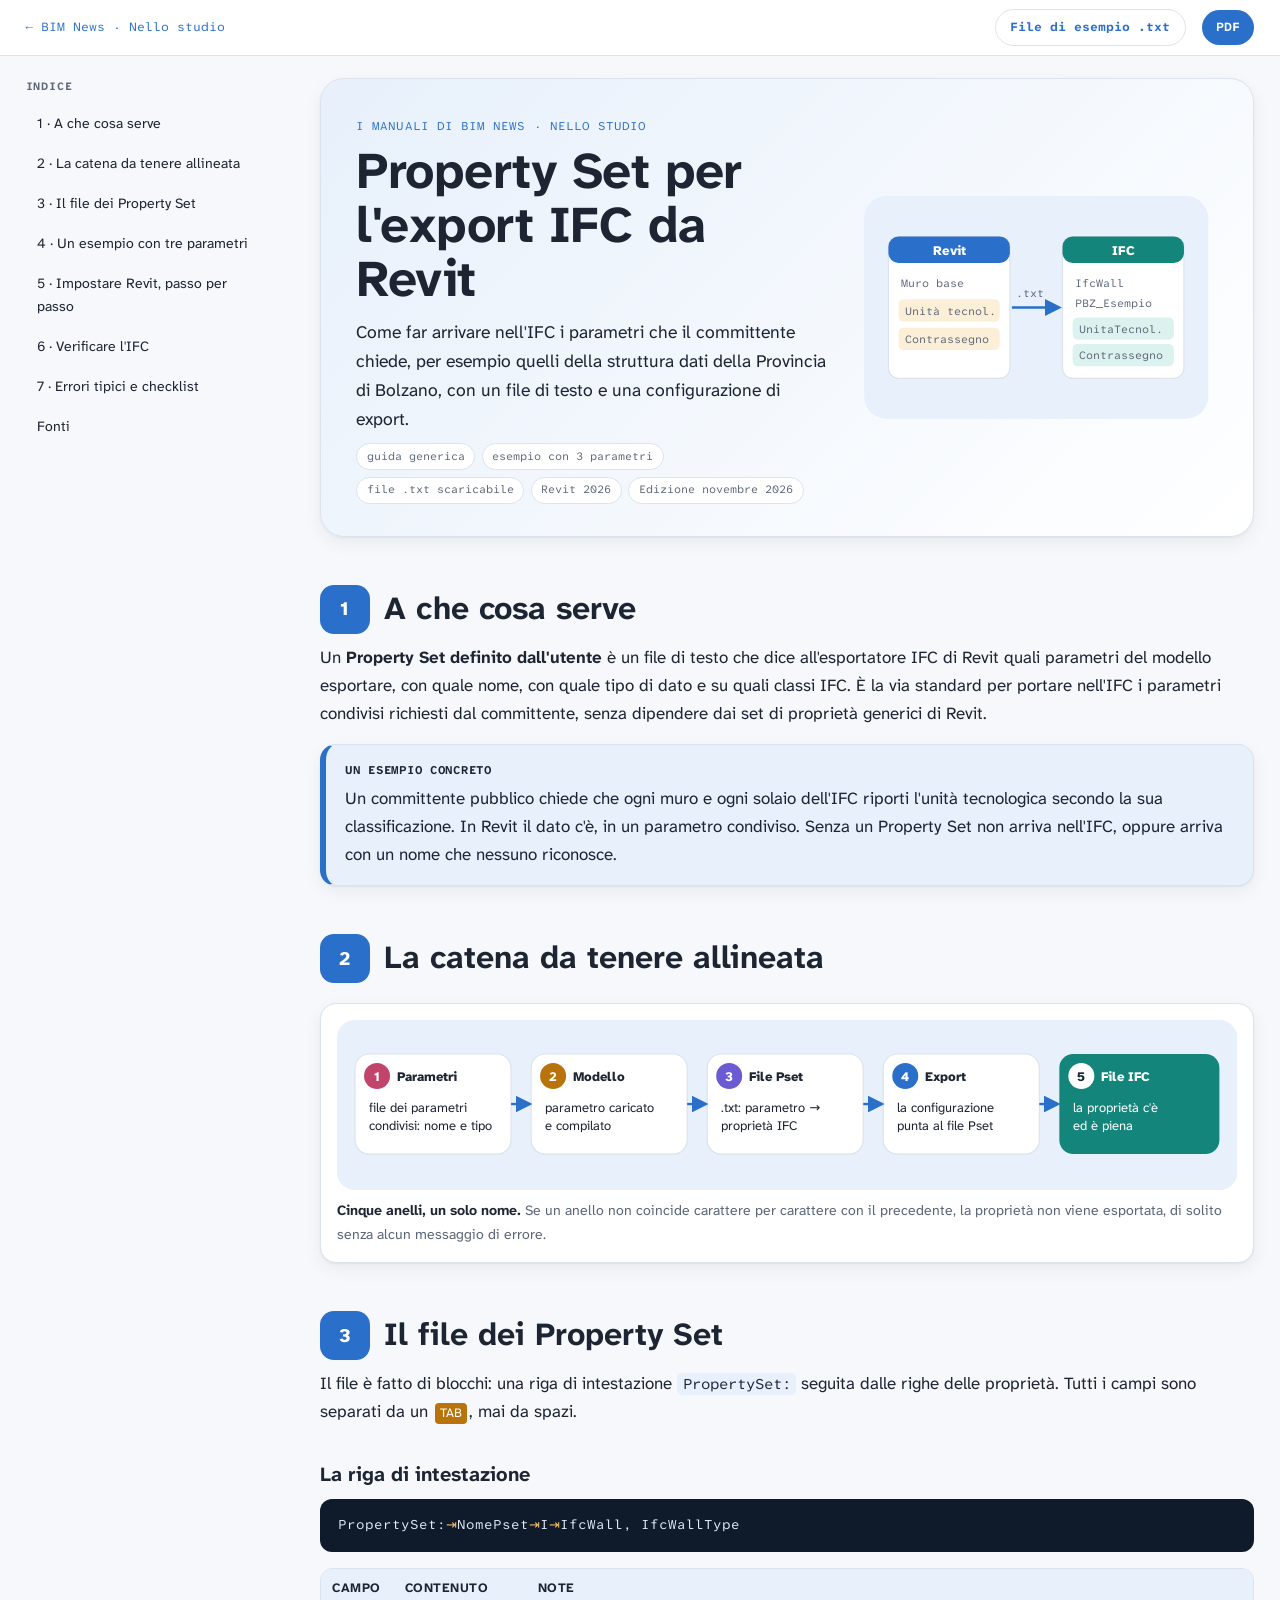
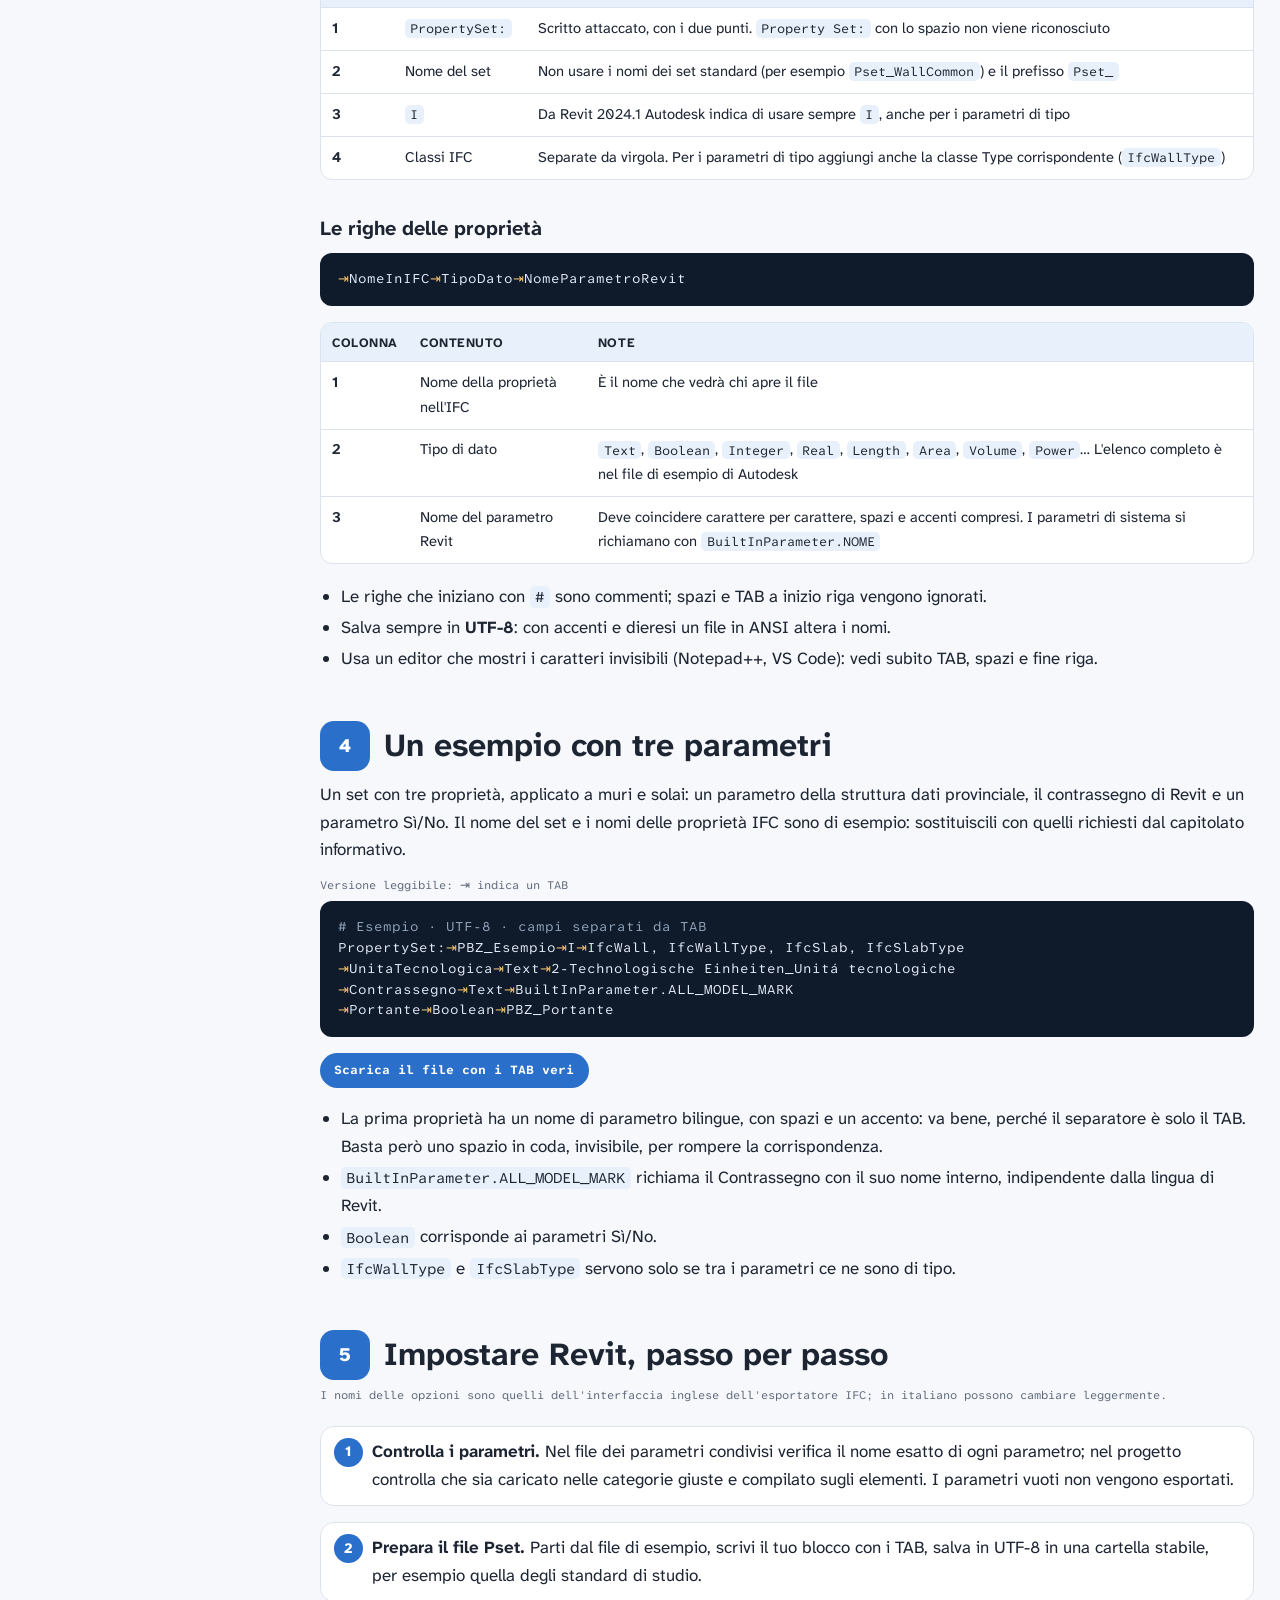
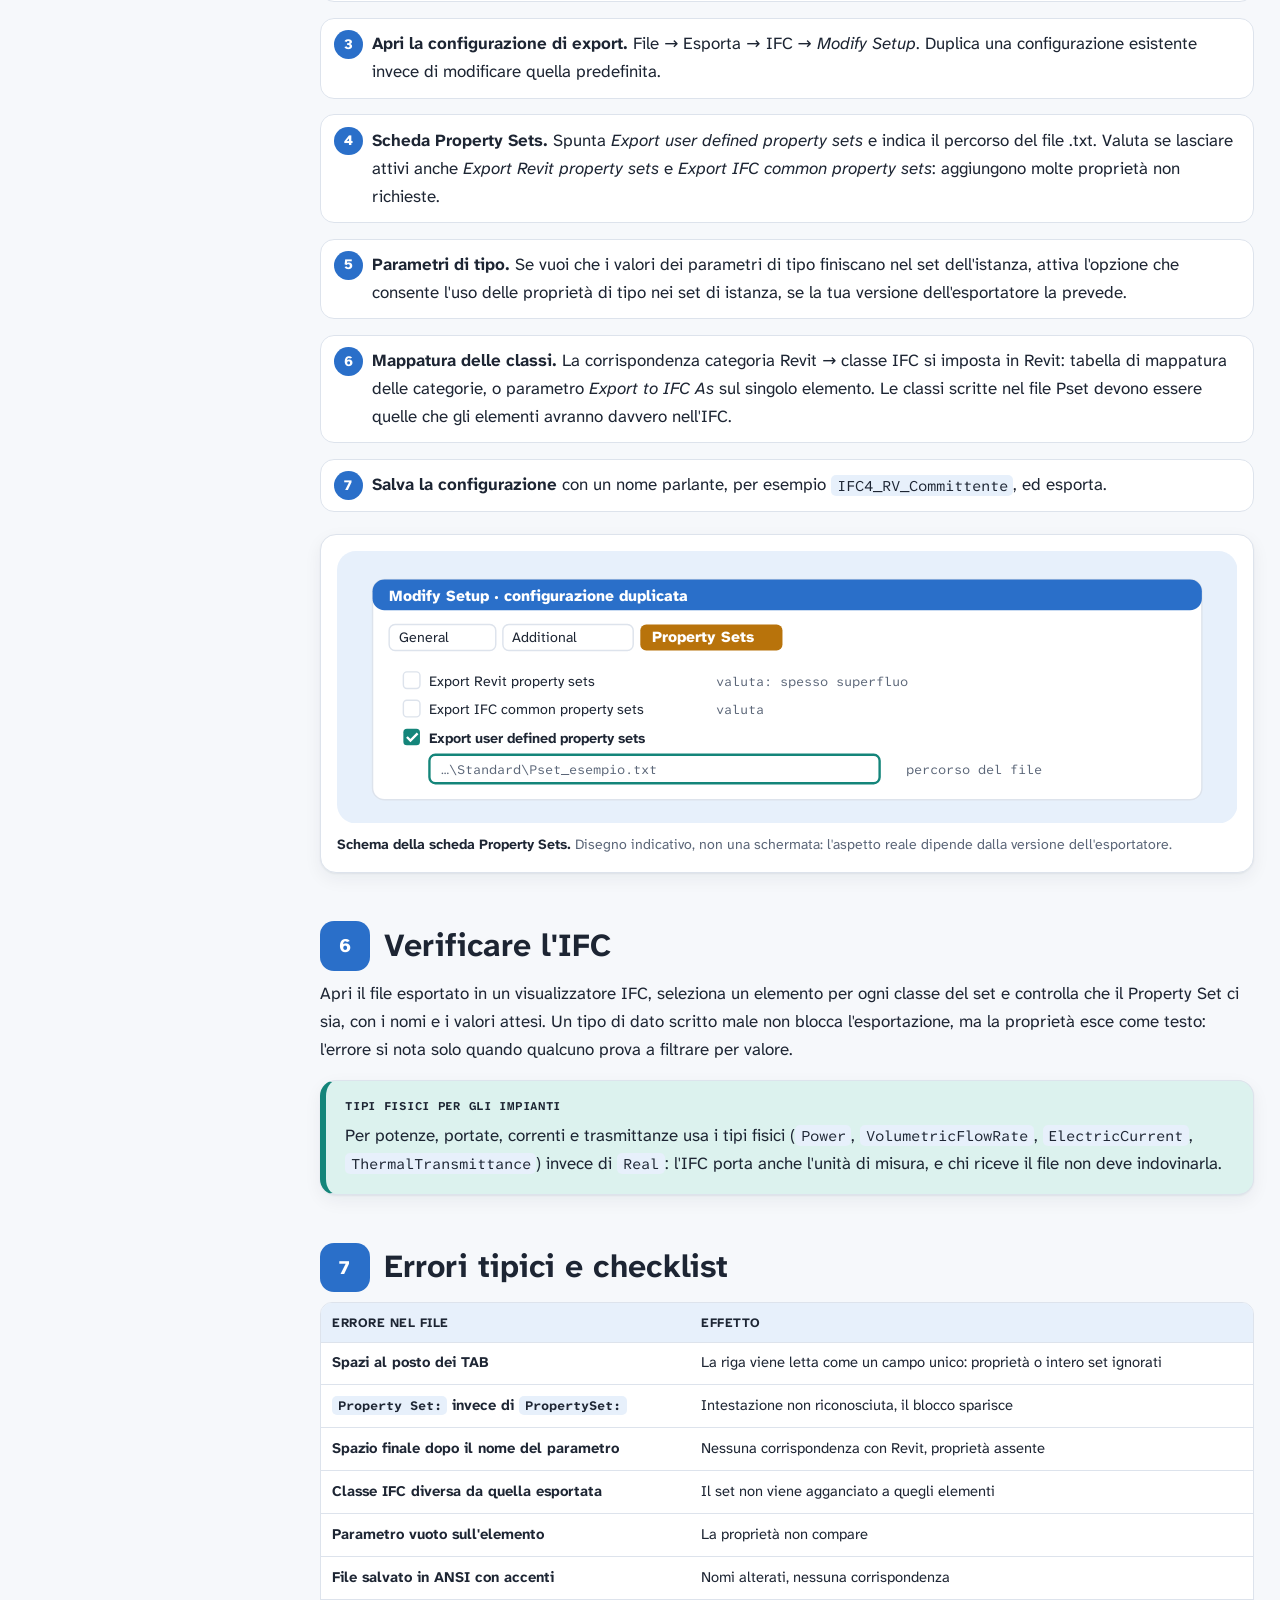
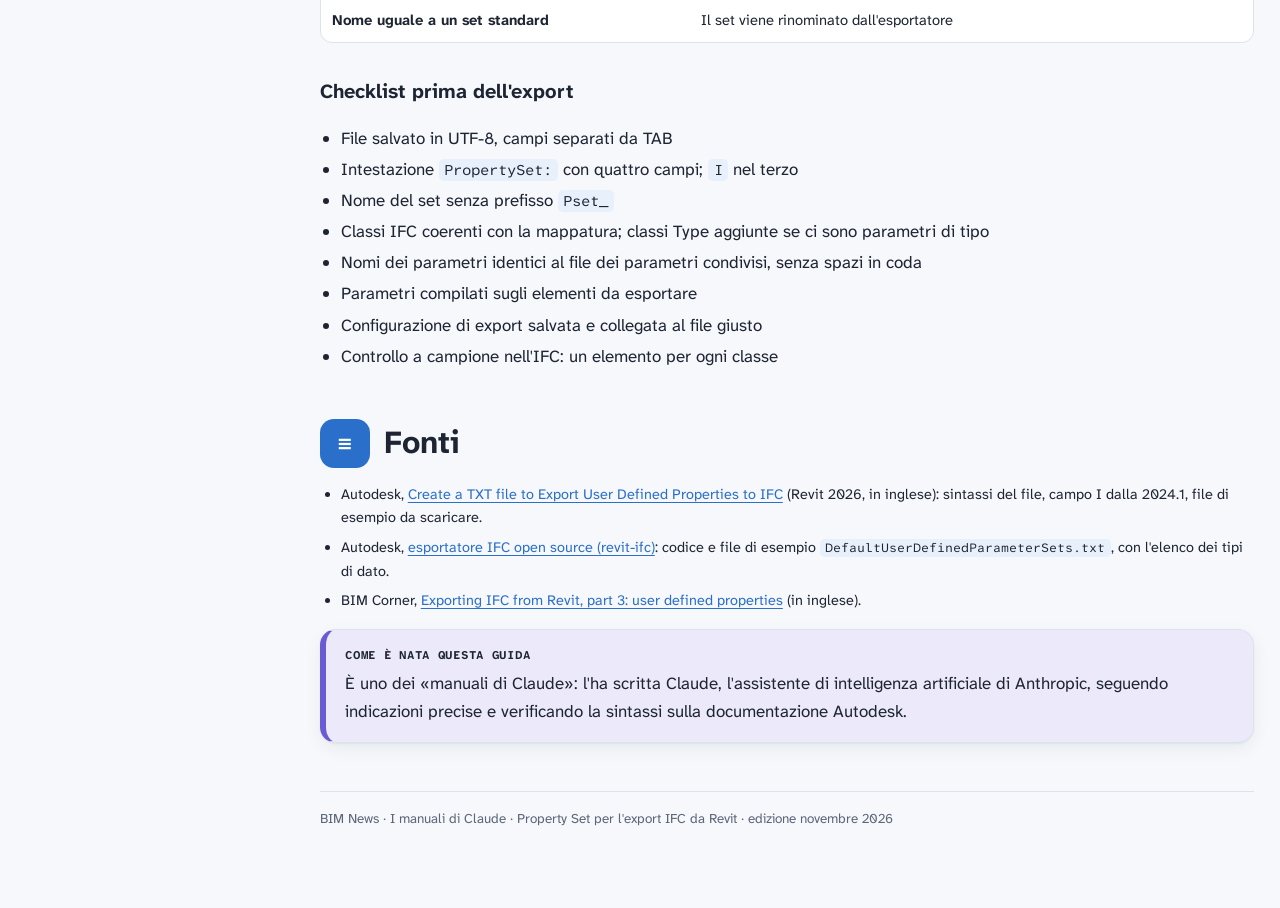
<file: manuali/property-set-ifc-revit.html>
<!doctype html>
<html lang="it">
<head>
<meta charset="utf-8">
<meta name="viewport" content="width=device-width,initial-scale=1">
<title>Property Set per l'export IFC da Revit · I manuali di BIM News</title>
<meta name="description" content="Come portare i parametri richiesti dal committente nell'IFC esportato da Revit: il file dei Property Set definiti dall'utente, la configurazione di export passo per passo, un esempio con tre parametri e la checklist.">
<link rel="stylesheet" href="manuale.css">
<script>try{var t=localStorage.getItem("tema-2026");if(t)document.documentElement.dataset.theme=t}catch(e){}</script>
<style>.tab{display:inline-block;background:var(--a3);color:#fff;border-radius:4px;padding:0 .3rem;font-size:.75em;margin:0 .15rem}</style>
</head>
<body>
<svg width="0" height="0" style="position:absolute" aria-hidden="true"><defs><marker id="ar" viewBox="0 0 10 10" refX="8" refY="5" markerWidth="7" markerHeight="7" orient="auto"><path d="M0 0 10 5 0 10z" style="fill:var(--accent)"/></marker></defs></svg>
<div class="topbar"><div class="in"><a class="back" href="../#studio">← BIM News · Nello studio</a><span class="sp"></span><a class="btn ghost noprint" href="revit/Pset_esempio.txt" download>File di esempio .txt</a><a class="btn" href="property-set-ifc-revit.pdf" download>PDF</a></div></div>
<div class="layout">
<nav class="toc" aria-label="Indice">
  <b>Indice</b>
  <ol>
    <li><a href="#c1">1 · A che cosa serve</a></li>
    <li><a href="#c2">2 · La catena da tenere allineata</a></li>
    <li><a href="#c3">3 · Il file dei Property Set</a></li>
    <li><a href="#c4">4 · Un esempio con tre parametri</a></li>
    <li><a href="#c5">5 · Impostare Revit, passo per passo</a></li>
    <li><a href="#c6">6 · Verificare l'IFC</a></li>
    <li><a href="#c7">7 · Errori tipici e checklist</a></li>
    <li><a href="#fonti">Fonti</a></li>
  </ol>
</nav>
<main>
<header class="cover">
  <div>
    <span class="kick">I manuali di BIM News · Nello studio</span>
    <h1>Property Set per l'export IFC da Revit</h1>
    <p>Come far arrivare nell'IFC i parametri che il committente chiede, per esempio quelli della struttura dati della Provincia di Bolzano, con un file di testo e una configurazione di export.</p>
    <div class="meta"><span class="pill">guida generica</span><span class="pill">esempio con 3 parametri</span><span class="pill">file .txt scaricabile</span><span class="pill">Revit 2026</span><span class="pill">Edizione novembre 2026</span></div>
  </div>
  <svg viewBox="0 0 360 240" role="img" aria-label="Illustrazione: un parametro di Revit che diventa una proprietà IFC">
    <rect class="s-as" x="10" y="10" width="340" height="220" rx="22"/>
    <g transform="translate(34 50)"><rect class="s-w" width="120" height="140" rx="10"/><rect class="s-a" width="120" height="26" rx="10"/><text class="s-tw" x="60" y="18" text-anchor="middle">Revit</text>
      <text class="s-tm" x="12" y="50">Muro base</text><rect class="s-3s" x="10" y="62" width="100" height="22" rx="5"/><text class="s-tm" x="16" y="77">Unità tecnol.</text><rect class="s-3s" x="10" y="90" width="100" height="22" rx="5"/><text class="s-tm" x="16" y="105">Contrassegno</text></g>
    <g transform="translate(206 50)"><rect class="s-w" width="120" height="140" rx="10"/><rect class="s-2" width="120" height="26" rx="10"/><text class="s-tw" x="60" y="18" text-anchor="middle">IFC</text>
      <text class="s-tm" x="12" y="50">IfcWall</text><text class="s-tm" x="12" y="70">PBZ_Esempio</text><rect class="s-2s" x="10" y="80" width="100" height="22" rx="5"/><text class="s-tm" x="16" y="95">UnitaTecnol.</text><rect class="s-2s" x="10" y="106" width="100" height="22" rx="5"/><text class="s-tm" x="16" y="121">Contrassegno</text></g>
    <path d="M156 120h46" style="fill:none;stroke:var(--accent);stroke-width:2.4" marker-end="url(#ar)"/><text class="s-tm" x="160" y="110">.txt</text>
  </svg>
</header>

<section class="ch" id="c1">
  <div class="ch-h"><span class="ch-n">1</span><h2>A che cosa serve</h2></div>
  <p>Un <b>Property Set definito dall'utente</b> è un file di testo che dice all'esportatore IFC di Revit quali parametri del modello esportare, con quale nome, con quale tipo di dato e su quali classi IFC. È la via standard per portare nell'IFC i parametri condivisi richiesti dal committente, senza dipendere dai set di proprietà generici di Revit.</p>
  <div class="box bim"><b>Un esempio concreto</b><p>Un committente pubblico chiede che ogni muro e ogni solaio dell'IFC riporti l'unità tecnologica secondo la sua classificazione. In Revit il dato c'è, in un parametro condiviso. Senza un Property Set non arriva nell'IFC, oppure arriva con un nome che nessuno riconosce.</p></div>
</section>

<section class="ch" id="c2">
  <div class="ch-h"><span class="ch-n">2</span><h2>La catena da tenere allineata</h2></div>
  <figure>
    <svg viewBox="0 0 900 170" role="img" aria-label="La catena: parametri condivisi, modello, file Pset, configurazione di export, file IFC">
      <rect class="s-as" width="900" height="170" rx="18"/>
      <g class="s-t">
        <g transform="translate(18 34)"><rect class="s-w" width="156" height="100" rx="14"/><circle class="s-5" cx="22" cy="22" r="13"/><text class="s-tw" x="22" y="27" text-anchor="middle">1</text><text class="s-tb" x="42" y="27">Parametri</text><text x="14" y="58">file dei parametri</text><text x="14" y="76">condivisi: nome e tipo</text></g>
        <g transform="translate(194 34)"><rect class="s-w" width="156" height="100" rx="14"/><circle class="s-3" cx="22" cy="22" r="13"/><text class="s-tw" x="22" y="27" text-anchor="middle">2</text><text class="s-tb" x="42" y="27">Modello</text><text x="14" y="58">parametro caricato</text><text x="14" y="76">e compilato</text></g>
        <g transform="translate(370 34)"><rect class="s-w" width="156" height="100" rx="14"/><circle class="s-4" cx="22" cy="22" r="13"/><text class="s-tw" x="22" y="27" text-anchor="middle">3</text><text class="s-tb" x="42" y="27">File Pset</text><text x="14" y="58">.txt: parametro →</text><text x="14" y="76">proprietà IFC</text></g>
        <g transform="translate(546 34)"><rect class="s-w" width="156" height="100" rx="14"/><circle class="s-a" cx="22" cy="22" r="13"/><text class="s-tw" x="22" y="27" text-anchor="middle">4</text><text class="s-tb" x="42" y="27">Export</text><text x="14" y="58">la configurazione</text><text x="14" y="76">punta al file Pset</text></g>
        <g transform="translate(722 34)"><rect class="s-2" width="160" height="100" rx="14"/><circle style="fill:#fff" cx="22" cy="22" r="13"/><text class="s-tb" x="22" y="27" text-anchor="middle">5</text><text class="s-tw" x="42" y="27">File IFC</text><text class="s-tw" x="14" y="58" style="font-weight:400">la proprietà c'è</text><text class="s-tw" x="14" y="76" style="font-weight:400">ed è piena</text></g>
        <path d="M174 84h18" style="fill:none;stroke:var(--accent);stroke-width:2.4" marker-end="url(#ar)"/>
        <path d="M350 84h18" style="fill:none;stroke:var(--accent);stroke-width:2.4" marker-end="url(#ar)"/>
        <path d="M526 84h18" style="fill:none;stroke:var(--accent);stroke-width:2.4" marker-end="url(#ar)"/>
        <path d="M702 84h18" style="fill:none;stroke:var(--accent);stroke-width:2.4" marker-end="url(#ar)"/>
      </g>
    </svg>
    <figcaption><b>Cinque anelli, un solo nome.</b> Se un anello non coincide carattere per carattere con il precedente, la proprietà non viene esportata, di solito senza alcun messaggio di errore.</figcaption>
  </figure>
</section>

<section class="ch" id="c3">
  <div class="ch-h"><span class="ch-n">3</span><h2>Il file dei Property Set</h2></div>
  <p>Il file è fatto di blocchi: una riga di intestazione <code>PropertySet:</code> seguita dalle righe delle proprietà. Tutti i campi sono separati da un <span class="tab">TAB</span>, mai da spazi.</p>
  <h3>La riga di intestazione</h3>
<pre><code>PropertySet:<span class="n">⇥</span>NomePset<span class="n">⇥</span>I<span class="n">⇥</span>IfcWall, IfcWallType</code></pre>
  <div class="tbl"><table>
    <tr><th>Campo</th><th>Contenuto</th><th>Note</th></tr>
    <tr><td>1</td><td><code>PropertySet:</code></td><td>Scritto attaccato, con i due punti. <code>Property Set:</code> con lo spazio non viene riconosciuto</td></tr>
    <tr><td>2</td><td>Nome del set</td><td>Non usare i nomi dei set standard (per esempio <code>Pset_WallCommon</code>) e il prefisso <code>Pset_</code></td></tr>
    <tr><td>3</td><td><code>I</code></td><td>Da Revit 2024.1 Autodesk indica di usare sempre <code>I</code>, anche per i parametri di tipo</td></tr>
    <tr><td>4</td><td>Classi IFC</td><td>Separate da virgola. Per i parametri di tipo aggiungi anche la classe Type corrispondente (<code>IfcWallType</code>)</td></tr>
  </table></div>
  <h3>Le righe delle proprietà</h3>
<pre><code><span class="n">⇥</span>NomeInIFC<span class="n">⇥</span>TipoDato<span class="n">⇥</span>NomeParametroRevit</code></pre>
  <div class="tbl"><table>
    <tr><th>Colonna</th><th>Contenuto</th><th>Note</th></tr>
    <tr><td>1</td><td>Nome della proprietà nell'IFC</td><td>È il nome che vedrà chi apre il file</td></tr>
    <tr><td>2</td><td>Tipo di dato</td><td><code>Text</code>, <code>Boolean</code>, <code>Integer</code>, <code>Real</code>, <code>Length</code>, <code>Area</code>, <code>Volume</code>, <code>Power</code>… L'elenco completo è nel file di esempio di Autodesk</td></tr>
    <tr><td>3</td><td>Nome del parametro Revit</td><td>Deve coincidere carattere per carattere, spazi e accenti compresi. I parametri di sistema si richiamano con <code>BuiltInParameter.NOME</code></td></tr>
  </table></div>
  <ul>
    <li>Le righe che iniziano con <code>#</code> sono commenti; spazi e TAB a inizio riga vengono ignorati.</li>
    <li>Salva sempre in <b>UTF-8</b>: con accenti e dieresi un file in ANSI altera i nomi.</li>
    <li>Usa un editor che mostri i caratteri invisibili (Notepad++, VS Code): vedi subito TAB, spazi e fine riga.</li>
  </ul>
</section>

<section class="ch" id="c4">
  <div class="ch-h"><span class="ch-n">4</span><h2>Un esempio con tre parametri</h2></div>
  <p>Un set con tre proprietà, applicato a muri e solai: un parametro della struttura dati provinciale, il contrassegno di Revit e un parametro Sì/No. Il nome del set e i nomi delle proprietà IFC sono di esempio: sostituiscili con quelli richiesti dal capitolato informativo.</p>
  <p class="codecap">Versione leggibile: ⇥ indica un TAB</p>
<pre><code><span class="c"># Esempio · UTF-8 · campi separati da TAB</span>
PropertySet:<span class="n">⇥</span>PBZ_Esempio<span class="n">⇥</span>I<span class="n">⇥</span>IfcWall, IfcWallType, IfcSlab, IfcSlabType
<span class="n">⇥</span>UnitaTecnologica<span class="n">⇥</span>Text<span class="n">⇥</span>2-Technologische Einheiten_Unitá tecnologiche
<span class="n">⇥</span>Contrassegno<span class="n">⇥</span>Text<span class="n">⇥</span>BuiltInParameter.ALL_MODEL_MARK
<span class="n">⇥</span>Portante<span class="n">⇥</span>Boolean<span class="n">⇥</span>PBZ_Portante</code></pre>
  <div class="noprint" style="margin:.4rem 0 1rem"><a class="btn" href="revit/Pset_esempio.txt" download>Scarica il file con i TAB veri</a></div>
  <ul>
    <li>La prima proprietà ha un nome di parametro bilingue, con spazi e un accento: va bene, perché il separatore è solo il TAB. Basta però uno spazio in coda, invisibile, per rompere la corrispondenza.</li>
    <li><code>BuiltInParameter.ALL_MODEL_MARK</code> richiama il Contrassegno con il suo nome interno, indipendente dalla lingua di Revit.</li>
    <li><code>Boolean</code> corrisponde ai parametri Sì/No.</li>
    <li><code>IfcWallType</code> e <code>IfcSlabType</code> servono solo se tra i parametri ce ne sono di tipo.</li>
  </ul>
</section>

<section class="ch" id="c5">
  <div class="ch-h"><span class="ch-n">5</span><h2>Impostare Revit, passo per passo</h2></div>
  <p class="codecap">I nomi delle opzioni sono quelli dell'interfaccia inglese dell'esportatore IFC; in italiano possono cambiare leggermente.</p>
  <ol class="steps">
    <li><b>Controlla i parametri.</b> Nel file dei parametri condivisi verifica il nome esatto di ogni parametro; nel progetto controlla che sia caricato nelle categorie giuste e compilato sugli elementi. I parametri vuoti non vengono esportati.</li>
    <li><b>Prepara il file Pset.</b> Parti dal file di esempio, scrivi il tuo blocco con i TAB, salva in UTF-8 in una cartella stabile, per esempio quella degli standard di studio.</li>
    <li><b>Apri la configurazione di export.</b> File → Esporta → IFC → <i>Modify Setup</i>. Duplica una configurazione esistente invece di modificare quella predefinita.</li>
    <li><b>Scheda Property Sets.</b> Spunta <i>Export user defined property sets</i> e indica il percorso del file .txt. Valuta se lasciare attivi anche <i>Export Revit property sets</i> e <i>Export IFC common property sets</i>: aggiungono molte proprietà non richieste.</li>
    <li><b>Parametri di tipo.</b> Se vuoi che i valori dei parametri di tipo finiscano nel set dell'istanza, attiva l'opzione che consente l'uso delle proprietà di tipo nei set di istanza, se la tua versione dell'esportatore la prevede.</li>
    <li><b>Mappatura delle classi.</b> La corrispondenza categoria Revit → classe IFC si imposta in Revit: tabella di mappatura delle categorie, o parametro <i>Export to IFC As</i> sul singolo elemento. Le classi scritte nel file Pset devono essere quelle che gli elementi avranno davvero nell'IFC.</li>
    <li><b>Salva la configurazione</b> con un nome parlante, per esempio <code>IFC4_RV_Committente</code>, ed esporta.</li>
  </ol>
  <figure>
    <svg viewBox="0 0 760 230" role="img" aria-label="Schema della finestra di configurazione dell'export IFC, scheda Property Sets">
      <rect class="s-as" width="760" height="230" rx="16"/>
      <rect class="s-w" x="30" y="24" width="700" height="186" rx="10"/>
      <rect class="s-a" x="30" y="24" width="700" height="26" rx="10"/><text class="s-tw" x="44" y="42">Modify Setup · configurazione duplicata</text>
      <g class="s-t" style="font-size:12px">
        <rect class="s-w" x="44" y="62" width="90" height="22" rx="5"/><text x="52" y="77">General</text>
        <rect class="s-w" x="140" y="62" width="110" height="22" rx="5"/><text x="148" y="77">Additional</text>
        <rect class="s-3" x="256" y="62" width="120" height="22" rx="5"/><text class="s-tw" x="266" y="77">Property Sets</text>
        <rect class="s-w" x="56" y="102" width="14" height="14" rx="3"/><text x="78" y="114">Export Revit property sets</text><text class="s-tm" x="320" y="114">valuta: spesso superfluo</text>
        <rect class="s-w" x="56" y="126" width="14" height="14" rx="3"/><text x="78" y="138">Export IFC common property sets</text><text class="s-tm" x="320" y="138">valuta</text>
        <rect class="s-2" x="56" y="150" width="14" height="14" rx="3"/><path d="M59 157l3 3 6-6" style="fill:none;stroke:#fff;stroke-width:2"/><text x="78" y="162" style="font-weight:700">Export user defined property sets</text>
        <rect class="s-w" x="78" y="172" width="380" height="24" rx="5" style="stroke:var(--a2);stroke-width:2"/><text class="s-tm" x="88" y="188">…\Standard\Pset_esempio.txt</text>
        <text class="s-tm" x="480" y="188">percorso del file</text>
      </g>
    </svg>
    <figcaption><b>Schema della scheda Property Sets.</b> Disegno indicativo, non una schermata: l'aspetto reale dipende dalla versione dell'esportatore.</figcaption>
  </figure>
</section>

<section class="ch" id="c6">
  <div class="ch-h"><span class="ch-n">6</span><h2>Verificare l'IFC</h2></div>
  <p>Apri il file esportato in un visualizzatore IFC, seleziona un elemento per ogni classe del set e controlla che il Property Set ci sia, con i nomi e i valori attesi. Un tipo di dato scritto male non blocca l'esportazione, ma la proprietà esce come testo: l'errore si nota solo quando qualcuno prova a filtrare per valore.</p>
  <div class="box tip"><b>Tipi fisici per gli impianti</b><p>Per potenze, portate, correnti e trasmittanze usa i tipi fisici (<code>Power</code>, <code>VolumetricFlowRate</code>, <code>ElectricCurrent</code>, <code>ThermalTransmittance</code>) invece di <code>Real</code>: l'IFC porta anche l'unità di misura, e chi riceve il file non deve indovinarla.</p></div>
</section>

<section class="ch" id="c7">
  <div class="ch-h"><span class="ch-n">7</span><h2>Errori tipici e checklist</h2></div>
  <div class="tbl"><table>
    <tr><th>Errore nel file</th><th>Effetto</th></tr>
    <tr><td>Spazi al posto dei TAB</td><td>La riga viene letta come un campo unico: proprietà o intero set ignorati</td></tr>
    <tr><td><code>Property Set:</code> invece di <code>PropertySet:</code></td><td>Intestazione non riconosciuta, il blocco sparisce</td></tr>
    <tr><td>Spazio finale dopo il nome del parametro</td><td>Nessuna corrispondenza con Revit, proprietà assente</td></tr>
    <tr><td>Classe IFC diversa da quella esportata</td><td>Il set non viene agganciato a quegli elementi</td></tr>
    <tr><td>Parametro vuoto sull'elemento</td><td>La proprietà non compare</td></tr>
    <tr><td>File salvato in ANSI con accenti</td><td>Nomi alterati, nessuna corrispondenza</td></tr>
    <tr><td>Nome uguale a un set standard</td><td>Il set viene rinominato dall'esportatore</td></tr>
  </table></div>
  <h3>Checklist prima dell'export</h3>
  <ul>
    <li>File salvato in UTF-8, campi separati da TAB</li>
    <li>Intestazione <code>PropertySet:</code> con quattro campi; <code>I</code> nel terzo</li>
    <li>Nome del set senza prefisso <code>Pset_</code></li>
    <li>Classi IFC coerenti con la mappatura; classi Type aggiunte se ci sono parametri di tipo</li>
    <li>Nomi dei parametri identici al file dei parametri condivisi, senza spazi in coda</li>
    <li>Parametri compilati sugli elementi da esportare</li>
    <li>Configurazione di export salvata e collegata al file giusto</li>
    <li>Controllo a campione nell'IFC: un elemento per ogni classe</li>
  </ul>
</section>

<section class="ch" id="fonti">
  <div class="ch-h"><span class="ch-n">≡</span><h2>Fonti</h2></div>
  <ul class="src">
    <li>Autodesk, <a href="https://help.autodesk.com/cloudhelp/2026/ENU/Revit-DocumentPresent/files/GUID-0968B3FF-832B-4155-8B36-E848ACC97B95.htm" target="_blank" rel="noopener">Create a TXT file to Export User Defined Properties to IFC</a> (Revit 2026, in inglese): sintassi del file, campo I dalla 2024.1, file di esempio da scaricare.</li>
    <li>Autodesk, <a href="https://github.com/Autodesk/revit-ifc" target="_blank" rel="noopener">esportatore IFC open source (revit-ifc)</a>: codice e file di esempio <code>DefaultUserDefinedParameterSets.txt</code>, con l'elenco dei tipi di dato.</li>
    <li>BIM Corner, <a href="https://bimcorner.com/exporting-ifc-from-revit-part-3-user-defined-properties/" target="_blank" rel="noopener">Exporting IFC from Revit, part 3: user defined properties</a> (in inglese).</li>
  </ul>
  <div class="box idea"><b>Come è nata questa guida</b><p>È uno dei «manuali di Claude»: l'ha scritta Claude, l'assistente di intelligenza artificiale di Anthropic, seguendo indicazioni precise e verificando la sintassi sulla documentazione Autodesk.</p></div>
  <p class="foot">BIM News · I manuali di Claude · Property Set per l'export IFC da Revit · edizione novembre 2026</p>
</section>
</main>
</div>
</body>
</html>
</file>
<file: manuali/manuale.css>
/* Manuali di BIM News: impaginazione comune (schermo e stampa/PDF) */
@font-face{font-family:"Atkinson Hyperlegible Next";src:url("../fonts/atkinson-next-latin.woff2") format("woff2");font-style:normal;font-weight:200 800;font-display:swap;unicode-range:U+0000-00FF,U+0131,U+0152-0153,U+02BB-02BC,U+02C6,U+02DA,U+02DC,U+0304,U+0308,U+0329,U+2000-206F,U+20AC,U+2122,U+2191,U+2193,U+2212,U+2215,U+FEFF,U+FFFD}
@font-face{font-family:"Atkinson Hyperlegible Next";src:url("../fonts/atkinson-next-latin-ext.woff2") format("woff2");font-style:normal;font-weight:200 800;font-display:swap;unicode-range:U+0100-02BA,U+02BD-02C5,U+02C7-02CC,U+02CE-02D7,U+02DD-02FF,U+1E00-1E9F,U+2020,U+20A0-20AB,U+20AD-20C0,U+2113,U+2C60-2C7F,U+A720-A7FF}
@font-face{font-family:"Atkinson Hyperlegible Next";src:url("../fonts/atkinson-next-italic-latin.woff2") format("woff2");font-style:italic;font-weight:200 800;font-display:swap;unicode-range:U+0000-00FF,U+0131,U+0152-0153,U+2000-206F,U+20AC,U+2122,U+2212}
@font-face{font-family:"Atkinson Hyperlegible Mono";src:url("../fonts/atkinson-mono-latin.woff2") format("woff2");font-style:normal;font-weight:200 800;font-display:swap;unicode-range:U+0000-00FF,U+0131,U+0152-0153,U+2000-206F,U+20AC,U+2122,U+2212}
@font-face{font-family:"Atkinson Hyperlegible Mono";src:url("../fonts/atkinson-mono-latin-ext.woff2") format("woff2");font-style:normal;font-weight:200 800;font-display:swap;unicode-range:U+0100-02BA,U+02BD-02C5,U+02C7-02CC,U+1E00-1E9F,U+20A0-20C0,U+A720-A7FF}
:root{--bg:#f6f8fb;--surface:#fff;--ink:#1d2533;--muted:#5b6678;--line:#dde3ec;--accent:#2a6fc9;--accent-2:#1f58a3;--soft:#e7f0fb;--a2:#14857a;--a2s:#dcf2ee;--a3:#b8730b;--a3s:#fbefd8;--a4:#6b5bd2;--a4s:#ece9fb;--a5:#c0446b;--a5s:#fbe7ee;--code:#0f1a2b;--code-ink:#e3ebf7;--r:16px;--shadow:0 1px 2px rgba(20,30,50,.06),0 6px 18px rgba(20,30,50,.06);--body:"Atkinson Hyperlegible Next",system-ui,sans-serif;--mono:"Atkinson Hyperlegible Mono",ui-monospace,Menlo,Consolas,monospace;color-scheme:light}
@media (prefers-color-scheme:dark){:root:not([data-theme="light"]){--bg:#10141b;--surface:#171c25;--ink:#e6eaf1;--muted:#9aa5b6;--line:#2a323f;--accent:#7fb0ec;--accent-2:#a7c8f2;--soft:#1c2a3d;--a2:#6fd0c3;--a2s:#173532;--a3:#f0b955;--a3s:#33281a;--a4:#b3a8f5;--a4s:#262342;--a5:#f09ab9;--a5s:#3a1f2a;--code:#0a0f17;color-scheme:dark}}
:root[data-theme="dark"]{--bg:#10141b;--surface:#171c25;--ink:#e6eaf1;--muted:#9aa5b6;--line:#2a323f;--accent:#7fb0ec;--accent-2:#a7c8f2;--soft:#1c2a3d;--a2:#6fd0c3;--a2s:#173532;--a3:#f0b955;--a3s:#33281a;--a4:#b3a8f5;--a4s:#262342;--a5:#f09ab9;--a5s:#3a1f2a;--code:#0a0f17;color-scheme:dark}
*{box-sizing:border-box}
html{scroll-behavior:smooth}
body{margin:0;background:var(--bg);color:var(--ink);font-family:var(--body);font-size:1.06rem;line-height:1.65}
a{color:var(--accent);text-underline-offset:3px}
.topbar{position:sticky;top:0;z-index:5;background:color-mix(in srgb,var(--surface) 92%,transparent);backdrop-filter:blur(6px);border-bottom:1px solid var(--line)}
.topbar .in{max-width:84rem;margin:0 auto;padding:.55rem max(16px,2vw);display:flex;gap:.6rem 1rem;align-items:center;flex-wrap:wrap}
.topbar a.back{font-family:var(--mono);font-size:.78rem;text-decoration:none}
.topbar .sp{flex:1}
.btn{display:inline-flex;align-items:center;gap:.4rem;font-family:var(--mono);font-size:.78rem;font-weight:700;background:var(--accent);color:#fff;text-decoration:none;padding:.45rem .9rem;border-radius:999px;border:0;cursor:pointer}
:root[data-theme="dark"] .btn{color:#0f1a2b}
.btn.ghost{background:transparent;color:var(--accent);border:1px solid var(--line)}
.layout{max-width:84rem;margin:0 auto;padding:1.4rem max(16px,2vw) 4rem;display:grid;grid-template-columns:16rem minmax(0,1fr);gap:2.4rem;align-items:start}
.toc{position:sticky;top:4rem;max-height:calc(100vh - 5rem);overflow:auto;font-size:.88rem;padding-right:.4rem}
.toc b{display:block;font-family:var(--mono);font-size:.7rem;letter-spacing:.08em;text-transform:uppercase;color:var(--muted);margin-bottom:.5rem}
.toc ol{list-style:none;margin:0;padding:0;display:grid;gap:.15rem;counter-reset:t}
.toc a{display:block;text-decoration:none;color:var(--ink);padding:.25rem .55rem;border-radius:8px;border-left:3px solid transparent}
.toc a:hover{background:var(--soft);border-left-color:var(--accent)}
main{min-width:0}
.cover{background:linear-gradient(135deg,var(--soft),var(--surface));border:1px solid var(--line);border-radius:24px;padding:2rem 2.2rem;display:grid;grid-template-columns:minmax(0,1.3fr) minmax(0,1fr);gap:1.5rem;align-items:center;box-shadow:var(--shadow)}
.kick{font-family:var(--mono);font-size:.74rem;letter-spacing:.09em;text-transform:uppercase;color:var(--accent)}
.cover h1{font-size:clamp(2rem,4.2vw,3.2rem);line-height:1.05;margin:.4rem 0 .7rem;letter-spacing:-.01em}
.cover p{margin:0 0 .6rem;font-size:1.1rem}
.cover svg{width:100%;height:auto}
.meta{display:flex;flex-wrap:wrap;gap:.4rem;margin-top:.6rem}
.pill{font-family:var(--mono);font-size:.7rem;padding:.2rem .6rem;border-radius:999px;background:var(--surface);border:1px solid var(--line);color:var(--muted)}
section.ch{margin-top:3rem;scroll-margin-top:4.5rem}
.ch-h{display:flex;align-items:center;gap:.9rem;margin-bottom:.6rem}
.ch-n{flex:none;width:3.1rem;height:3.1rem;border-radius:14px;display:grid;place-items:center;background:var(--accent);color:#fff;font-weight:800;font-size:1.2rem}
:root[data-theme="dark"] .ch-n{color:#0f1a2b}
.ch-h h2{margin:0;font-size:clamp(1.5rem,2.6vw,2rem);line-height:1.15}
h3{font-size:1.25rem;margin:2rem 0 .5rem}
h4{font-size:1.05rem;margin:1.4rem 0 .4rem}
p{margin:0 0 .9rem}
.lead{font-size:1.15rem;color:var(--muted)}
ul,ol{padding-left:1.3rem}
li{margin:.2rem 0}
code{font-family:var(--mono);font-size:.88em;background:var(--soft);padding:.05rem .35rem;border-radius:5px}
pre{background:var(--code);color:var(--code-ink);font-family:var(--mono);font-size:.84rem;line-height:1.55;padding:1rem 1.1rem;border-radius:12px;overflow:auto;margin:.4rem 0 1rem}
pre code{background:none;padding:0;color:inherit;font-size:inherit}
pre .c{color:#8fa3bb}pre .k{color:#7fb0ec}pre .s{color:#9ee0b1}pre .n{color:#f0c06a}
.codecap{font-family:var(--mono);font-size:.72rem;color:var(--muted);margin:-.2rem 0 .2rem}
.tbl{overflow-x:auto;margin:.6rem 0 1.2rem;border:1px solid var(--line);border-radius:12px;background:var(--surface)}
table{border-collapse:collapse;width:100%;font-size:.92rem}
th,td{text-align:left;vertical-align:top;padding:.55rem .7rem;border-bottom:1px solid var(--line)}
th{background:var(--soft);font-size:.8rem;text-transform:uppercase;letter-spacing:.04em;font-weight:700}
tr:last-child td{border-bottom:0}
td:first-child{font-weight:700}
.box{border-radius:var(--r);padding:1rem 1.2rem;margin:1rem 0;border:1px solid var(--line);background:var(--surface);box-shadow:var(--shadow)}
.box.tip{border-left:6px solid var(--a2);background:var(--a2s)}
.box.warn{border-left:6px solid var(--a3);background:var(--a3s)}
.box.bim{border-left:6px solid var(--accent);background:var(--soft)}
.box.idea{border-left:6px solid var(--a4);background:var(--a4s)}
.box>b:first-child{display:block;font-family:var(--mono);font-size:.74rem;letter-spacing:.06em;text-transform:uppercase;margin-bottom:.3rem}
.box p:last-child,.box ul:last-child{margin-bottom:0}
figure{margin:1.2rem 0 1.6rem;background:var(--surface);border:1px solid var(--line);border-radius:var(--r);padding:1rem;box-shadow:var(--shadow)}
figure svg{width:100%;height:auto;display:block}
figcaption{font-size:.88rem;color:var(--muted);margin-top:.6rem}
figcaption b{color:var(--ink)}
.grid2{display:grid;grid-template-columns:repeat(2,minmax(0,1fr));gap:1rem}
.grid3{display:grid;grid-template-columns:repeat(3,minmax(0,1fr));gap:.9rem}
.card{background:var(--surface);border:1px solid var(--line);border-radius:14px;padding:.9rem 1rem;box-shadow:var(--shadow)}
.card h4{margin:0 0 .3rem}
.card p{margin:0;font-size:.94rem}
.steps{list-style:none;padding:0;counter-reset:s;display:grid;gap:.6rem}
.steps>li{counter-increment:s;position:relative;padding:.7rem .9rem .7rem 3.2rem;background:var(--surface);border:1px solid var(--line);border-radius:14px}
.steps>li::before{content:counter(s);position:absolute;left:.8rem;top:.7rem;width:1.8rem;height:1.8rem;border-radius:50%;display:grid;place-items:center;background:var(--accent);color:#fff;font-weight:800;font-size:.9rem}
.src{font-size:.9rem}
.src li{margin:.35rem 0}
.foot{margin-top:3rem;padding-top:1rem;border-top:1px solid var(--line);font-size:.84rem;color:var(--muted)}
/* svg comuni */
.s-l{fill:none;stroke:var(--ink);stroke-width:1.6;stroke-linejoin:round;stroke-linecap:round}
.s-a{fill:var(--accent)}.s-as{fill:var(--soft)}.s-al{fill:none;stroke:var(--accent);stroke-width:2;stroke-linecap:round;stroke-linejoin:round}
.s-2{fill:var(--a2)}.s-2s{fill:var(--a2s)}.s-3{fill:var(--a3)}.s-3s{fill:var(--a3s)}.s-4{fill:var(--a4)}.s-4s{fill:var(--a4s)}.s-5{fill:var(--a5)}.s-5s{fill:var(--a5s)}
.s-w{fill:var(--surface);stroke:var(--line);stroke-width:1.2}
.s-t{font-family:var(--body);font-size:13px;fill:var(--ink)}
.s-tb{font-family:var(--body);font-size:13px;font-weight:800;fill:var(--ink)}
.s-tm{font-family:var(--mono);font-size:11px;fill:var(--muted)}
.s-tw{font-family:var(--body);font-size:13px;font-weight:800;fill:#fff}
.s-ar{fill:none;stroke:var(--muted);stroke-width:1.6;marker-end:url(#arr)}
@media (max-width:980px){.layout{grid-template-columns:minmax(0,1fr)}.toc{position:static;max-height:none;border:1px solid var(--line);border-radius:14px;padding:.8rem;background:var(--surface)}.cover{grid-template-columns:minmax(0,1fr)}}
@media (max-width:640px){.grid2,.grid3{grid-template-columns:minmax(0,1fr)}.cover{padding:1.3rem}body{font-size:1rem}}
/* stampa e PDF */
@page{size:A4;margin:16mm 15mm 18mm}
@media print{
  :root{--bg:#fff;--surface:#fff;--shadow:none}
  body{font-size:10.5pt;line-height:1.5}
  .topbar,.toc,.noprint{display:none!important}
  .layout{display:block;padding:0;max-width:none}
  .cover{break-after:page;border:0;min-height:240mm;align-content:center}
  section.ch{break-before:page;margin-top:0}
  figure,.box,.tbl,pre,.card,.steps>li{break-inside:avoid}
  h2,h3,h4{break-after:avoid}
  a{color:var(--ink);text-decoration:none}
  .tbl{overflow:visible}
  pre{white-space:pre-wrap}
}
</file>
